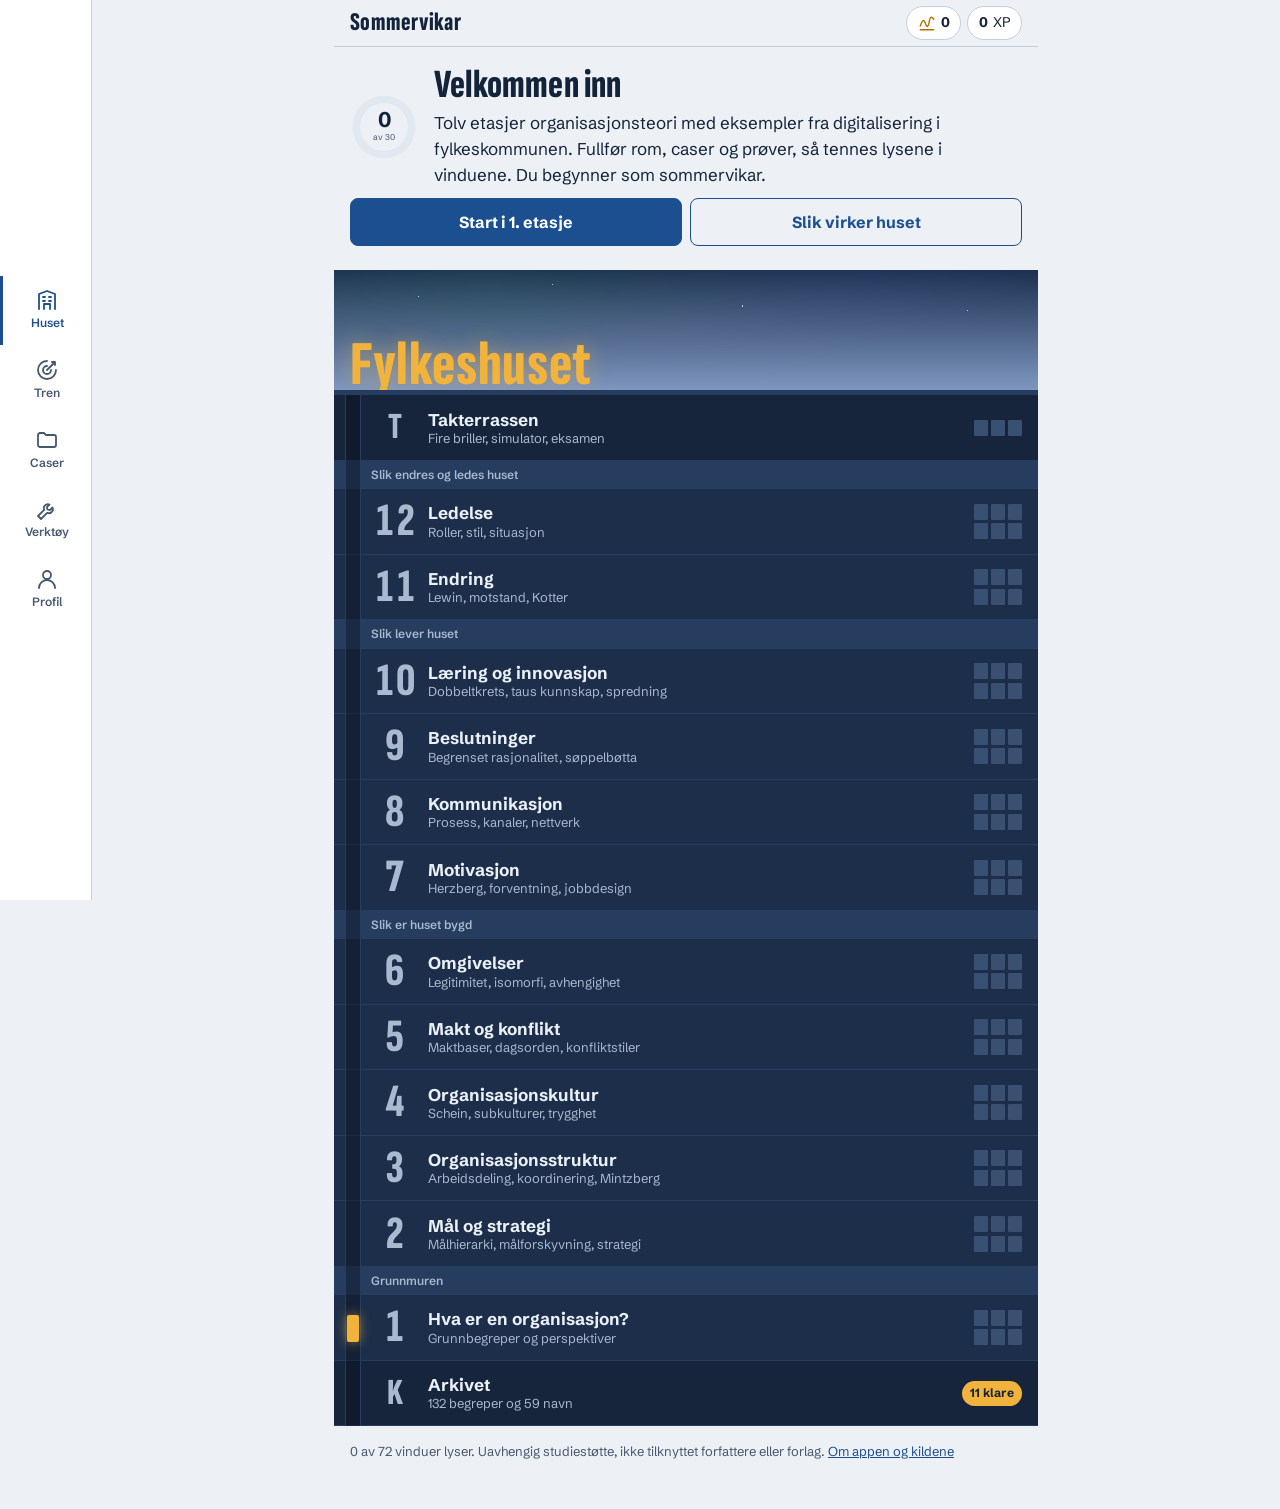
<file: docs/index.html>
<!DOCTYPE html>
<html lang="nb">
<head>
<meta charset="utf-8">
<meta name="viewport" content="width=device-width, initial-scale=1, viewport-fit=cover">
<title>Organisasjonslære</title>
<meta name="description" content="Spillifisert læringsapp i organisasjonsteori med caser fra kommunal og fylkeskommunal digitalisering.">
<meta name="theme-color" content="#1C2E49">
<meta name="color-scheme" content="light dark">
<link rel="manifest" href="manifest.webmanifest">
<link rel="icon" href="icons/icon.svg" type="image/svg+xml">
<link rel="apple-touch-icon" href="icons/apple-touch-icon.png">
<meta name="apple-mobile-web-app-capable" content="yes">
<meta name="mobile-web-app-capable" content="yes">
<meta name="apple-mobile-web-app-title" content="Organisasjonslære">
<meta name="apple-mobile-web-app-status-bar-style" content="black-translucent">
<link rel="preload" href="fonts/schibsted-grotesk-latin-400-normal.woff2" as="font" type="font/woff2" crossorigin>
<style>
@font-face{font-family:"Schibsted Grotesk";font-weight:400;font-style:normal;font-display:swap;src:url(fonts/schibsted-grotesk-latin-400-normal.woff2) format("woff2")}
@font-face{font-family:"Schibsted Grotesk";font-weight:400;font-style:italic;font-display:swap;src:url(fonts/schibsted-grotesk-latin-400-italic.woff2) format("woff2")}
@font-face{font-family:"Schibsted Grotesk";font-weight:600;font-style:normal;font-display:swap;src:url(fonts/schibsted-grotesk-latin-600-normal.woff2) format("woff2")}
@font-face{font-family:"Schibsted Grotesk";font-weight:700;font-style:normal;font-display:swap;src:url(fonts/schibsted-grotesk-latin-700-normal.woff2) format("woff2")}
@font-face{font-family:"Sofia Sans Extra Condensed";font-weight:600;font-style:normal;font-display:swap;src:url(fonts/sofia-sans-extra-condensed-latin-600-normal.woff2) format("woff2")}
@font-face{font-family:"Sofia Sans Extra Condensed";font-weight:800;font-style:normal;font-display:swap;src:url(fonts/sofia-sans-extra-condensed-latin-800-normal.woff2) format("woff2")}
</style>
<style>
:root{
  /* Organisasjonslære. Én venstrestilt kolonne. Fasaden er marineblå i begge temaer og er navet i appen.
     Rav er lys i vinduer og framdrift, blått er handling, grønt og rødt er bare riktig og galt. */
  --bg:#EDF1F6; --surface:#FFFFFF; --surface-2:#E1E8F0; --ink:#13233A; --ink-2:#46576E; --line:#C4CFDB;
  --action:#1B4F8F; --on-action:#FFFFFF; --action-soft:#DDE8F5;
  --glow:#F2B33D; --glow-ink:#754700; --glow-soft:#FBEED0; --mark:#B26F00;
  --ok:#17795A; --ok-soft:#DCF1E7; --bad:#B3362B; --bad-soft:#F9E2DF;
  --facade:#1C2E49; --facade-2:#263D5F; --facade-ink:#EAF0F8; --facade-ink-2:#A9B9CF; --pane:#3A5073;
  --sky-1:#1A2D4C; --sky-2:#7E97BF; --aur-k:.6;
  --f-display:"Sofia Sans Extra Condensed","FH Smal",sans-serif;
  --f-body:"Schibsted Grotesk",system-ui,-apple-system,"Segoe UI",Roboto,sans-serif;
  --r-s:4px; --r-m:8px; --fs:1;
  color-scheme:light;
}
@media (prefers-color-scheme:dark){
  :root:not([data-theme="light"]){
    --bg:#0A1422; --surface:#122035; --surface-2:#0E1A2B; --ink:#E8EEF6; --ink-2:#A8B7CB; --line:#2A3B55;
    --action:#8FBDF5; --on-action:#08121F; --action-soft:#192D49;
    --glow:#F5BC4B; --glow-ink:#F5BC4B; --glow-soft:#38290C; --mark:#F5BC4B;
    --ok:#62D3A4; --ok-soft:#0F3429; --bad:#FF9385; --bad-soft:#43201C;
    --facade:#15263E; --facade-2:#1F3554; --facade-ink:#EAF0F8; --facade-ink-2:#9FB0C8; --pane:#30476A;
    --sky-1:#050B15; --sky-2:#13233D; --aur-k:1;
    color-scheme:dark;
  }
}
:root[data-theme="dark"]{
  --bg:#0A1422; --surface:#122035; --surface-2:#0E1A2B; --ink:#E8EEF6; --ink-2:#A8B7CB; --line:#2A3B55;
  --action:#8FBDF5; --on-action:#08121F; --action-soft:#192D49;
  --glow:#F5BC4B; --glow-ink:#F5BC4B; --glow-soft:#38290C; --mark:#F5BC4B;
  --ok:#62D3A4; --ok-soft:#0F3429; --bad:#FF9385; --bad-soft:#43201C;
  --facade:#15263E; --facade-2:#1F3554; --facade-ink:#EAF0F8; --facade-ink-2:#9FB0C8; --pane:#30476A;
  --sky-1:#050B15; --sky-2:#13233D; --aur-k:1;
  color-scheme:dark;
}

/* Reserve for overskriftsfonten: smalner en lokal font slik at lange ord fortsatt får plass */
@font-face{font-family:"FH Smal";src:local("Arial Narrow"),local("Roboto Condensed"),local("Arial"),local("Roboto"),local("Helvetica Neue"),local("Liberation Sans");size-adjust:74%}

/* ---------- Grunnlag ---------- */
*,*::before,*::after{box-sizing:border-box}
html{height:100%;font-size:calc(100% * var(--fs));-webkit-text-size-adjust:100%}
body{margin:0;min-height:100%;background:var(--bg);color:var(--ink);font-family:var(--f-body);font-size:1.0625rem;line-height:1.55;overflow-x:hidden}
html.ov-open body{overflow:hidden}
h1,h2,h3,p,ul,ol,dl,dd,figure,blockquote,fieldset{margin:0;padding:0}
h1,h2{font-family:var(--f-display);font-weight:800;line-height:1.02;text-wrap:balance;letter-spacing:.005em}
h1{font-size:2.9rem} h2{font-size:1.85rem} h3{font-size:1rem;font-weight:700;line-height:1.3}
ul,ol{list-style:none} fieldset{border:0;min-width:0}
a{color:var(--action)} button,input,select,textarea{font:inherit;color:inherit}
button{cursor:pointer} button:disabled{cursor:default}
strong{font-weight:700}
:focus-visible{outline:3px solid var(--mark);outline-offset:2px}
[hidden]{display:none!important}
.vh2{position:absolute;width:1px;height:1px;overflow:hidden;clip:rect(0 0 0 0);white-space:nowrap}
.skip{position:absolute;left:-999px;top:0;background:var(--surface);padding:.5rem 1rem;z-index:50}
.skip:focus{left:0}
.dim{color:var(--ink-2);font-size:.9375rem}
.err{color:var(--bad);font-weight:600}
.ic{flex:none;vertical-align:-.2em}
.need-audio,.need-install{display:none!important}
.has-audio .need-audio{display:inline-flex!important}
.has-audio .need-audio.blk,.can-install .need-install{display:block!important}
.is-app .no-app{display:none!important}
.has-audio .no-audio{display:none}

/* ---------- Ramme ---------- */
.app{max-width:44rem;margin:0 auto;padding-bottom:5.25rem}
.top{position:sticky;top:0;z-index:5;display:flex;align-items:center;justify-content:space-between;gap:.75rem;padding:.4rem 1rem;background:var(--bg);border-bottom:1px solid var(--line)}
.merke{font:800 1.6rem/1 var(--f-display);color:var(--ink);text-decoration:none;letter-spacing:.01em}
.chips{display:flex;gap:.4rem}
.chip{display:inline-flex;align-items:center;gap:.3rem;min-height:2.1rem;padding:.15rem .65rem;border:1px solid var(--line);border-radius:2rem;background:var(--surface);color:var(--ink);text-decoration:none;font-size:.875rem;font-variant-numeric:tabular-nums}
.chip .ic{color:var(--mark)}
#view{padding:0 1rem 1rem;outline:0;display:flex;flex-direction:column;gap:1.5rem}
.tabs{position:fixed;left:0;right:0;bottom:0;z-index:6;display:flex;background:var(--surface);border-top:1px solid var(--line);padding-bottom:env(safe-area-inset-bottom,0)}
.tabs a{flex:1;display:flex;flex-direction:column;align-items:center;gap:.1rem;padding:.5rem .1rem .45rem;color:var(--ink-2);text-decoration:none;font-size:.75rem;font-weight:600;min-height:3.4rem;border-top:3px solid transparent;margin-top:-1px}
.tabs a.on{color:var(--action);border-top-color:var(--action)}
@media (min-width:62rem){
  body{padding-left:5.75rem}
  .tabs{top:0;right:auto;width:5.75rem;flex-direction:column;justify-content:center;border-top:0;border-right:1px solid var(--line)}
  .tabs a{flex:none;border-top:0;border-left:3px solid transparent;margin:0;padding:.8rem .1rem}
  .tabs a.on{border-left-color:var(--action)}
  .app{padding-bottom:2rem}
  .toasts{left:5.75rem}
}

/* ---------- Felles byggesteiner ---------- */
.btn{display:inline-flex;align-items:center;justify-content:center;gap:.5rem;min-height:3rem;padding:.55rem 1.15rem;border:1.5px solid var(--action);border-radius:var(--r-m);background:var(--action);color:var(--on-action);font-weight:700;font-size:1rem;line-height:1.2;text-decoration:none;text-align:center}
.btn.wide{width:100%}
.btn.ghost{background:transparent;color:var(--action)}
.btn.quiet{border-color:transparent;background:transparent;color:var(--action);padding-inline:.25rem;min-height:2.5rem}
.btn.danger{border-color:var(--bad);background:var(--bad);color:var(--surface)} .btn.quiet.danger{background:transparent;border-color:transparent;color:var(--bad)}
.btn:disabled{opacity:.45}
.ib{display:inline-flex;align-items:center;justify-content:center;width:2.75rem;height:2.75rem;flex:none;border:1.5px solid transparent;border-radius:var(--r-m);background:transparent;color:var(--ink)}
.ib:hover{background:var(--surface-2)} .ib.on{color:var(--action);border-color:var(--action);background:var(--action-soft)}
.ib.solid{background:var(--action);color:var(--on-action)}
.tg{min-height:2.25rem;padding:.2rem .7rem;border:1.5px solid var(--line);border-radius:2rem;background:var(--surface);font-size:.8125rem;font-weight:600;color:var(--ink-2)}
.tg.on{border-color:var(--action);background:var(--action-soft);color:var(--action)}
.chipb{display:inline-flex;align-items:center;min-height:2.4rem;padding:.3rem .8rem;border:1.5px solid var(--line);border-radius:2rem;background:var(--surface);font-size:.9375rem;text-align:left;line-height:1.25}
.chipb.on{border-color:var(--glow-ink);background:var(--glow-soft);color:var(--glow-ink);font-weight:700}
.rowb{display:flex;flex-wrap:wrap;gap:.6rem;align-items:center}
.rows{display:flex;flex-direction:column;gap:.5rem}
.rowb2,.door{display:grid;grid-template-columns:auto 1fr auto;gap:.8rem;align-items:center;width:100%;min-height:4rem;padding:.7rem .9rem;border:1px solid var(--line);border-left:.35rem solid var(--line);border-radius:var(--r-s);background:var(--surface);text-align:left;color:var(--ink)}
.rowb2:hover,.door:hover{border-color:var(--action)}
.rowb2.done,.door.done{border-left-color:var(--glow)}
.rowb2>.ic:first-child{color:var(--action)} .rowb2>.ic:last-child,.door>.ic{color:var(--ink-2)}
.dt{display:flex;flex-direction:column;gap:.1rem;min-width:0} .dt strong{line-height:1.25} .dt span{font-size:.875rem;color:var(--ink-2);line-height:1.35}
.rn{font:800 1.9rem/1 var(--f-display);min-width:1.6rem;text-align:center;color:var(--ink-2);font-variant-numeric:tabular-nums}
.rowb2.done .rn{color:var(--mark)}
.blk{display:block}
.sec{display:flex;flex-direction:column;gap:.7rem}
.sec>h2{padding-top:.2rem;border-top:3px solid var(--ink);padding-top:.55rem}
.vh{display:flex;flex-direction:column;gap:.5rem;padding-top:1.1rem}
.zl{font-size:.875rem;font-weight:600;color:var(--ink-2)}
.lead{font-size:1.125rem;max-width:36rem}
.backl{display:inline-flex;align-items:center;gap:.2rem;min-height:2.5rem;font-weight:600;text-decoration:none;align-self:flex-start}
.lbl{display:block;font-weight:700;font-size:.9375rem;margin-top:.3rem}
.ta,.tin,select{width:100%;padding:.65rem .75rem;border:1.5px solid var(--line);border-radius:var(--r-m);background:var(--surface);line-height:1.45}
.ta{resize:vertical;min-height:4.5rem} select{width:auto;padding:.4rem .5rem;min-height:2.5rem}
.ta:focus,.tin:focus{border-color:var(--action)}
.sw{display:flex;gap:.7rem;align-items:flex-start;min-height:2.75rem;padding:.35rem 0;cursor:pointer}
.sw input{width:1.4rem;height:1.4rem;flex:none;margin:.15rem 0 0;accent-color:var(--action)}
.seg{display:flex;flex-wrap:wrap;gap:.4rem;margin:.2rem 0}
.seg legend{font-weight:700;font-size:.9375rem;padding:0 0 .35rem;width:100%}
.seg label{flex:1;min-width:5.5rem;cursor:pointer}
.seg input{position:absolute;opacity:0;width:1px;height:1px}
.seg label span{display:flex;flex-direction:column;align-items:center;justify-content:center;min-height:2.75rem;padding:.3rem .5rem;border:1.5px solid var(--line);border-radius:var(--r-m);background:var(--surface);text-align:center;font-weight:600;font-size:.9375rem;line-height:1.2}
.seg small{font-weight:400;color:var(--ink-2);font-size:.8125rem}
.seg input:checked+span{border-color:var(--action);background:var(--action-soft);color:var(--action)}
.seg input:focus-visible+span{outline:3px solid var(--mark);outline-offset:2px}
.seg.sm label span{min-height:2.4rem;font-size:.8125rem}
.rng{display:flex;flex-direction:column;gap:.15rem;padding:.5rem 0}
.rng>span{display:flex;justify-content:space-between;gap:1rem} .rng small{color:var(--ink-2);font-size:.875rem}
.rng input{width:100%;accent-color:var(--action);min-height:2rem} .rng output{font-weight:700;font-variant-numeric:tabular-nums}
.names,.read{display:flex;flex-direction:column;gap:.55rem}
.names li{display:flex;flex-direction:column;padding-left:.8rem;border-left:2px solid var(--line)} .names span{color:var(--ink-2);font-size:.9375rem}
.read li{padding-left:.8rem;border-left:2px solid var(--line);font-size:.9375rem}
.note,em.note{font-style:normal;color:var(--ink-2);font-size:.8125rem}
.sec.note{font-size:1rem;color:var(--ink)}
.chipsl{display:flex;flex-wrap:wrap;gap:.4rem}
.tdef:not(:empty){padding:.7rem .9rem;background:var(--glow-soft);border-radius:var(--r-s);color:var(--ink)}
.pn{display:flex;justify-content:space-between;gap:1rem;border-top:1px solid var(--line);padding-top:.8rem}
.pn a{display:inline-flex;align-items:center;gap:.3rem;min-height:2.75rem;font-weight:600;text-decoration:none}
.toasts{position:fixed;left:0;right:0;top:.6rem;z-index:40;display:flex;flex-direction:column;align-items:center;gap:.4rem;pointer-events:none;padding:0 1rem}
.toast{display:flex;align-items:center;gap:.5rem;max-width:26rem;padding:.6rem .9rem;border-radius:var(--r-m);background:var(--ink);color:var(--bg);font-size:.9375rem;font-weight:600;box-shadow:0 6px 20px rgba(5,11,21,.3);animation:tin .25s ease-out}
.toast.big{background:var(--glow);color:#13233A;font-size:1.0625rem}
.toast.out{opacity:0;transition:opacity .4s}
@keyframes tin{from{transform:translateY(-.6rem);opacity:0}}

/* ---------- Huset ---------- */
.today{display:grid;grid-template-columns:auto 1fr;gap:.6rem 1rem;align-items:center;padding-top:1.1rem}
.today h1{font-size:2.5rem} .today p{margin-top:.25rem}
.tb{grid-column:1/-1;display:flex;flex-direction:column;gap:.5rem}
@media (min-width:34rem){.tb{flex-direction:row}}
.ring .rb{fill:none;stroke:var(--surface-2);stroke-width:7}
.ring .rf{fill:none;stroke:var(--glow);stroke-width:7;stroke-linecap:round;transition:stroke-dashoffset .6s}
.ring .rv{font:800 1.25rem var(--f-body);fill:var(--ink);font-variant-numeric:tabular-nums} .ring .rl{font-size:.5rem;fill:var(--ink-2)}
.sky{position:relative;height:7.5rem;margin:0 -1rem -1.5rem;background:linear-gradient(var(--sky-1),var(--sky-2));overflow:hidden}
.sky::before{content:"";position:absolute;inset:0;background:radial-gradient(1.5px 1.5px at 12% 22%,#fff 50%,transparent 51%),radial-gradient(1px 1px at 31% 12%,#fff 50%,transparent 51%),radial-gradient(1.5px 1.5px at 58% 30%,#fff 50%,transparent 51%),radial-gradient(1px 1px at 74% 14%,#fff 50%,transparent 51%),radial-gradient(1px 1px at 90% 34%,#fff 50%,transparent 51%);opacity:.7}
.au{position:absolute;inset:-45% -15% 5% -15%;background:radial-gradient(55% 55% at 28% 45%,rgba(98,224,160,.95),transparent 70%),radial-gradient(45% 50% at 68% 35%,rgba(110,170,255,.75),transparent 70%),radial-gradient(35% 45% at 52% 60%,rgba(176,124,240,.55),transparent 70%);filter:blur(16px);opacity:calc(var(--aur,.2) * var(--aur-k));animation:drift 18s ease-in-out infinite alternate}
@keyframes drift{from{transform:translateX(-4%) skewX(-6deg)}to{transform:translateX(4%) skewX(7deg)}}
.skilt{position:absolute;left:1rem;bottom:-.42rem;font:800 clamp(2.4rem,13.5vw,3.9rem)/1 var(--f-display);color:var(--glow);letter-spacing:.01em;text-shadow:0 0 22px rgba(245,188,75,.45)}
.bldg{position:relative;margin:0 -1rem;background:var(--facade);color:var(--facade-ink);border-top:5px solid var(--facade-2)}
.shaft{position:absolute;left:.7rem;top:0;bottom:0;width:1rem;background:rgba(3,8,16,.35);border-inline:1px solid var(--facade-2)}
.car{position:absolute;left:1px;right:1px;top:0;height:1.7rem;background:var(--glow);border-radius:2px;box-shadow:0 0 12px rgba(245,188,75,.6);transition:top 1s cubic-bezier(.3,.1,.2,1)}
.fl{display:grid;grid-template-columns:3rem 1fr auto;gap:.6rem;align-items:center;min-height:4.1rem;padding:.45rem 1rem .45rem 2.3rem;border-bottom:1px solid var(--facade-2);color:inherit;text-decoration:none}
.fl:hover,.fl:focus-visible{background:var(--facade-2)}
.fl .no{font:800 2.9rem/1 var(--f-display);color:var(--facade-ink-2);text-align:center;font-variant-numeric:tabular-nums}
.fl.lit .no{color:var(--glow)}
.tx{display:flex;flex-direction:column;min-width:0} .ti{font-weight:700;line-height:1.25} .su{font-size:.8125rem;color:var(--facade-ink-2);line-height:1.3}
.win{display:grid;grid-template-columns:repeat(3,.85rem);gap:.22rem;flex:none}
.win i{height:1rem;background:var(--pane);border-radius:1px}
.win i.on{background:var(--glow);box-shadow:0 0 8px rgba(245,188,75,.65)}
.fl.full .win i.on{animation:glim 3.5s ease-in-out infinite alternate}
@keyframes glim{to{box-shadow:0 0 13px rgba(245,188,75,.95)}}
.fl.sp{background:rgba(3,8,16,.22)} .fl.sp .no{font-size:2.3rem}
.tag{font-size:.75rem;font-weight:700;padding:.2rem .5rem;border-radius:2rem;background:var(--glow);color:#13233A;white-space:nowrap}
.zone{padding:.3rem 1rem .3rem 2.3rem;font-size:.75rem;font-weight:600;color:var(--facade-ink-2);background:var(--facade-2)}
.fot{font-size:.8125rem;color:var(--ink-2);margin-top:-.6rem}

/* ---------- Etasje ---------- */
.fh{display:flex;flex-direction:column;gap:.6rem;padding-top:.6rem}
.fhr{display:grid;grid-template-columns:auto 1fr;gap:.9rem;align-items:end}
.super{font:800 7.6rem/.78 var(--f-display);color:var(--mark);font-variant-numeric:tabular-nums;letter-spacing:-.01em}
.fhr h1{font-size:clamp(1.8rem,7.4vw,3.1rem);hyphens:auto;overflow-wrap:anywhere}
.fmeta{display:flex;align-items:center;gap:.7rem;font-size:.875rem;color:var(--ink-2);flex-wrap:wrap}
.fmeta .win i{background:var(--surface-2);outline:1px solid var(--line)} .fmeta .win i.on{background:var(--glow);outline-color:var(--mark)}
.stars{display:flex;gap:.2rem;color:var(--line)} .stars .on{color:var(--mark)} .stars .on .ic{fill:var(--glow)}
.stars.sm{display:inline-flex}
.doors{display:flex;flex-direction:column;gap:.5rem}
.dw{width:.95rem;height:1.25rem;background:var(--surface-2);outline:1px solid var(--line);border-radius:1px}
.door.done .dw{background:var(--glow);outline-color:var(--mark);box-shadow:0 0 8px rgba(245,188,75,.6)}

/* ---------- Økter i fullskjerm ---------- */
.ov{position:fixed;inset:0;z-index:20;display:flex;flex-direction:column;background:var(--bg)}
.ov-top{display:flex;align-items:center;gap:.6rem;padding:.35rem .6rem;border-bottom:1px solid var(--line);min-height:3.4rem}
.ov-mid{flex:1;min-width:0;display:flex;align-items:center}
.ov-mid strong{font:800 1.5rem/1 var(--f-display);overflow:hidden;text-overflow:ellipsis;white-space:nowrap}
.cnt{font-size:.8125rem;font-weight:700;color:var(--ink-2);font-variant-numeric:tabular-nums;padding-right:.4rem;white-space:nowrap}
.ov-body{flex:1;overflow-y:auto;padding:1.1rem 1rem 1.5rem;outline:0;-webkit-overflow-scrolling:touch}
.col{max-width:40rem;margin:0 auto;display:flex;flex-direction:column;gap:1rem}
.ov-foot{display:flex;flex-direction:column;gap:.5rem;padding:.6rem 1rem calc(.6rem + env(safe-area-inset-bottom,0px));border-top:1px solid var(--line);background:var(--surface)}
.ov-foot:empty{display:none}
.ov-foot>*{max-width:40rem;width:100%;margin-inline:auto}
.ov-foot.two{flex-direction:row;justify-content:center} .ov-foot.two>*{flex:1;margin:0}
.prog,.xpbar,.mbar{height:.5rem;background:var(--surface-2);border-radius:1rem;overflow:hidden}
.prog{flex:1} .xpbar,.mbar{flex:none;width:100%}
.prog i,.xpbar i,.mbar i{display:block;height:100%;background:var(--glow);border-radius:1rem;transition:width .35s}
.segs{display:flex;gap:3px;flex:1} .segs i{flex:1;height:.45rem;background:var(--surface-2);border-radius:1px} .segs i.on{background:var(--glow)} .segs i.cur{background:var(--mark)}
.hint{font-size:.9375rem;color:var(--ink-2)} .hint.c{text-align:center;padding:.6rem 0}

.kort{display:flex;flex-direction:column;gap:.8rem}
.kort>h2{font-size:2.2rem}
.kort p{max-width:65ch}
.praksis,.teori{padding:.75rem .95rem;border-left:.3rem solid var(--action);background:var(--action-soft);border-radius:0 var(--r-s) var(--r-s) 0;display:flex;flex-direction:column;gap:.2rem}
.praksis .lbl,.teori .lbl{margin:0;font-size:.8125rem;color:var(--action)}
.teori{border-left-color:var(--mark);background:var(--glow-soft)} .teori .lbl{color:var(--glow-ink)}
.kilde{font-size:.875rem;color:var(--ink-2)}
.end{align-items:flex-start;padding-top:1rem}
.bigno{font:800 6rem/.85 var(--f-display);color:var(--mark);font-variant-numeric:tabular-nums}
.bigno span{font-size:1.9rem;color:var(--ink-2);letter-spacing:.01em}
.bigno.sm2{font-size:3.6rem} .bigno.sm2 span{font-size:1.4rem}
.xpline{display:inline-flex;align-items:center;gap:.3rem;font-weight:700;color:var(--glow-ink);background:var(--glow-soft);padding:.25rem .7rem;border-radius:2rem}
.take,.missl,.stepl{display:flex;flex-direction:column;gap:.5rem;width:100%}
.take li,.stepl li{padding-left:.8rem;border-left:3px solid var(--glow)}
.stepl{counter-reset:s} .stepl li{counter-increment:s} .stepl li::before{content:counter(s) ". ";font-weight:700}
.missl li{display:flex;flex-direction:column;gap:.15rem;padding:.6rem .8rem;border:1px solid var(--line);border-radius:var(--r-s);background:var(--surface)} .missl span{color:var(--ink-2);font-size:.9375rem}
.lamp{width:4.2rem;height:5.2rem;background:var(--facade);border-radius:2px;padding:.45rem;display:block}
.lamp i{display:block;height:100%;background:var(--glow);box-shadow:0 0 22px rgba(245,188,75,.8);animation:tenn 1.1s ease-out}
.lamp.wait i{animation:puls 1.6s ease-in-out infinite alternate}
@keyframes tenn{0%{background:var(--pane);box-shadow:none}35%{background:var(--glow)}50%{background:var(--pane)}70%,100%{background:var(--glow)}}
@keyframes puls{from{opacity:.35}to{opacity:1}}

/* ---------- Modeller ---------- */
.mbox{display:flex;flex-direction:column;gap:.6rem}
.modell{display:flex;flex-direction:column;gap:.4rem}
.mwrap{overflow-x:auto;padding:.6rem;border:1px solid var(--line);border-radius:var(--r-s);background:var(--surface)}
.msvg{display:block;width:100%;height:auto;max-width:30rem;margin:0 auto;color:var(--ink)}
.msvg text{font:600 12px var(--f-body);fill:currentColor} .msvg .sm{font-size:11px;font-weight:400}
.msvg .ml{stroke:currentColor;stroke-width:1.4;fill:none} .msvg .zig{stroke-width:2}
.msvg .wave{stroke:var(--action);stroke-width:1.5;stroke-dasharray:6 5}
.mp{cursor:pointer;outline:0}
.mp>rect,.mp>ellipse,.mp>polygon,.ms>rect,.ms>polygon{fill:var(--surface-2);stroke:currentColor;stroke-width:1.3}
.ms>rect,.ms>polygon{fill:none;stroke-dasharray:3 3}
.mp>.dash{fill:transparent;stroke-dasharray:5 4} .mp>.hit{fill:transparent;stroke:none}
.mp:hover>rect:not(.dash):not(.hit),.mp:hover>ellipse,.mp:hover>polygon{fill:var(--action-soft)}
.mp:focus-visible>rect,.mp:focus-visible>ellipse,.mp:focus-visible>polygon{stroke:var(--mark);stroke-width:3}
.mp[data-on]>rect:not(.dash):not(.hit),.mp[data-on]>ellipse,.mp[data-on]>polygon{fill:var(--glow);stroke:var(--mark);stroke-width:2}
.mp[data-on]>rect:not(.dash):not(.hit)~text,.mp[data-on]>ellipse~text,.mp[data-on]>polygon~text{fill:#13233A}
.mp[data-on]>.dash{stroke:var(--mark);stroke-width:3;stroke-dasharray:none}
.mp[data-on]>path.ml,.mp[data-on]>polyline.ml{stroke:var(--mark);stroke-width:3}
.mp[data-on]>.hit~text,.mp[data-on]>.dash~text{fill:var(--mark);font-weight:700}
.msvg .pl{fill:var(--surface-2);stroke:var(--line)} .msvg .mid{stroke:var(--line);stroke-dasharray:4 4} .msvg .q{fill:var(--ink-2)}
.sd circle{stroke:var(--ink);stroke-width:1.6;fill:var(--surface)} .sd text{font-size:11px}
.sd.hp circle{fill:var(--ink)} .sd.hp text{fill:var(--bg)} .sd.hn circle{stroke-dasharray:3 2.5}
figcaption{font-size:.875rem;color:var(--ink-2)}
.mchips{display:flex;flex-wrap:wrap;gap:.4rem}
.minfo{padding:.75rem .95rem;background:var(--glow-soft);border-left:.3rem solid var(--mark);border-radius:0 var(--r-s) var(--r-s) 0;min-height:4.6rem;color:var(--ink)}
.minfo h3{margin-bottom:.15rem} .minfo .dim{color:var(--ink-2)}

/* ---------- Spørsmål ---------- */
.from{font-size:.8125rem;font-weight:600;color:var(--ink-2)}
.scen{padding:.75rem .95rem;border-left:.3rem solid var(--ink);background:var(--surface);border-radius:0 var(--r-s) var(--r-s) 0;font-size:1.0625rem}
.qq{font-family:var(--f-body);font-size:1.25rem;font-weight:700;line-height:1.3;letter-spacing:0}
.gap{display:inline-block;min-width:5.5rem;padding:0 .3rem;border-bottom:3px solid var(--mark);color:var(--glow-ink);text-align:center}
.opts{display:flex;flex-direction:column;gap:.5rem}
.opts.two{flex-direction:row} .opts.two .opt{flex:1;justify-content:center}
.opt{display:flex;gap:.6rem;align-items:flex-start;width:100%;min-height:3.25rem;padding:.8rem .9rem;border:1.5px solid var(--line);border-radius:var(--r-m);background:var(--surface);text-align:left;line-height:1.35;color:var(--ink)}
.opt:not(:disabled):hover{border-color:var(--action)}
.opt.sel{border-color:var(--action);background:var(--action-soft)}
.opt.ok,.opt.p2{border-color:var(--ok);background:var(--ok-soft)} .opt.bad,.opt.p0{border-color:var(--bad);background:var(--bad-soft)}
.opt.p1{border-color:var(--mark);background:var(--glow-soft)}
.opt.miss{border-color:var(--ok);border-style:dashed} .opt.dimd{opacity:.55}
.opt:disabled{opacity:1} .opt.dimd:disabled{opacity:.55}
.mk{flex:none;width:1.15rem;display:inline-flex;margin-top:.1rem} .mk:empty{display:none}
.ok>.mk{color:var(--ok)} .bad>.mk{color:var(--bad)} .miss>.mk{color:var(--ok)}
.match{display:grid;grid-template-columns:1fr 1fr;gap:.5rem}
.mcol{display:flex;flex-direction:column;gap:.45rem}
.mitem,.oitem{display:flex;gap:.5rem;align-items:flex-start;width:100%;min-height:3.1rem;padding:.55rem .6rem;border:1.5px solid var(--line);border-radius:var(--r-m);background:var(--surface);text-align:left;font-size:.9375rem;line-height:1.3;color:var(--ink)}
.mitem.sel{border-color:var(--action);background:var(--action-soft)} .mitem.set{border-color:var(--mark)}
.nb{flex:none;display:inline-flex;align-items:center;justify-content:center;width:1.5rem;height:1.5rem;border-radius:50%;background:var(--ink);color:var(--bg);font-size:.8125rem;font-weight:700}
.nb.e{background:transparent;border:1.5px dashed var(--line)}
.ord{display:flex;flex-direction:column;gap:.4rem;counter-reset:o}
.ord li{counter-increment:o;display:flex;gap:.5rem;align-items:center} .ord li::before{content:counter(o);font:800 1.6rem/1 var(--f-display);color:var(--mark);min-width:1.2rem;text-align:center}
.ord .oitem{border-color:var(--mark)}
.pool{display:flex;flex-direction:column;gap:.4rem;padding-top:.6rem;border-top:1px dashed var(--line)} .pool:empty{display:none}
.res{display:flex;flex-direction:column;gap:.4rem}
.res li{display:flex;gap:.55rem;align-items:flex-start;padding:.55rem .7rem;border:1.5px solid;border-radius:var(--r-m);line-height:1.35}
.res li.ok{border-color:var(--ok);background:var(--ok-soft)} .res li.bad{border-color:var(--bad);background:var(--bad-soft)}
.res.num{counter-reset:n} .res.num li{counter-increment:n} .res.num li>span:last-child::before{content:counter(n) ". ";font-weight:700}
.res li>span:last-child{display:block}
.sitem{display:flex;flex-direction:column;gap:.4rem;justify-content:center;min-height:7rem;padding:1rem;border:2px solid var(--line);border-radius:var(--r-m);background:var(--surface);font-size:1.125rem;font-weight:600;text-align:center}
.sitem.ok{border-color:var(--ok);background:var(--ok-soft)} .sitem.bad{border-color:var(--bad);background:var(--bad-soft)}
.sres{font-size:.9375rem;font-weight:700} .sitem.ok .sres{color:var(--ok)} .sitem.bad .sres{color:var(--bad)}
.scats{display:grid;grid-template-columns:1fr 1fr;gap:.5rem} .scats.n3{grid-template-columns:1fr} .scats .btn{min-height:3.4rem}
@media (min-width:30rem){.scats.n3{grid-template-columns:repeat(3,1fr)}}
.fb{padding:.8rem .95rem;border:1.5px solid;border-radius:var(--r-m);display:flex;flex-direction:column;gap:.3rem}
.fb.ok,.fb.p2{border-color:var(--ok);background:var(--ok-soft)} .fb.bad,.fb.p0{border-color:var(--bad);background:var(--bad-soft)} .fb.part,.fb.p1{border-color:var(--mark);background:var(--glow-soft)}
.fbh{display:flex;flex-wrap:wrap;align-items:center;gap:.45rem}
.fb.ok .fbh,.fb.p2 .fbh{color:var(--ok)} .fb.bad .fbh,.fb.p0 .fbh{color:var(--bad)} .fb.part .fbh,.fb.p1 .fbh{color:var(--glow-ink)}
.gain{font-size:.8125rem;font-weight:700;padding:.1rem .5rem;border-radius:2rem;background:var(--surface);color:var(--ink)}
.andre{font-size:.9375rem} .andre summary{cursor:pointer;font-weight:600;color:var(--action);min-height:2.5rem;display:flex;align-items:center} .andre p{margin-top:.5rem;color:var(--ink-2)}

/* ---------- Simulator, kort, briller, veileder ---------- */
.meters{display:grid;grid-template-columns:1fr 1fr;gap:.5rem .9rem;padding:.7rem .8rem;border:1px solid var(--line);border-radius:var(--r-s);background:var(--surface);width:100%}
.meter{display:flex;flex-direction:column;gap:.25rem;font-size:.8125rem;font-weight:600} .meter>span{display:flex;justify-content:space-between}
.meter em{font-style:normal;font-variant-numeric:tabular-nums} em.up{color:var(--ok)} em.dn{color:var(--bad)}
.meter .mbar i{background:var(--action)} .meter.low .mbar i{background:var(--bad)}
.path{display:flex;flex-direction:column;gap:.4rem;width:100%;counter-reset:p}
.path li{counter-increment:p;display:grid;grid-template-columns:1.6rem 1fr;gap:0 .5rem;padding:.45rem .6rem;border:1px solid var(--line);border-left:.3rem solid var(--line);border-radius:var(--r-s);background:var(--surface)}
.path li::before{content:counter(p);grid-row:1/3;font:800 1.5rem/1.1 var(--f-display);color:var(--ink-2)} .path li.ok{border-left-color:var(--glow)} .path span{font-size:.875rem;color:var(--ink-2)}
.flash{display:flex;flex-direction:column;gap:.8rem;justify-content:center;width:100%;min-height:17rem;padding:1.4rem 1.2rem;border:1.5px solid var(--line);border-top:.5rem solid var(--facade);border-radius:var(--r-s);background:var(--surface);text-align:left;color:var(--ink)}
.flash.flip{border-top-color:var(--glow)}
.ft{font:800 2.7rem/1 var(--f-display);hyphens:auto;overflow-wrap:anywhere} .fd{font-size:1.125rem}
.rate{display:grid;grid-template-columns:repeat(3,1fr);gap:.5rem} .rate .btn{padding-inline:.3rem}
.lensb{display:grid;grid-template-columns:1fr 1fr;gap:.5rem}
.lensb button{display:flex;align-items:center;gap:.5rem;min-height:3rem;padding:.5rem .7rem;border:1.5px solid var(--line);border-radius:var(--r-m);background:var(--surface);font-weight:600;text-align:left;color:var(--ink)}
.lensb button.seen{border-color:var(--mark)} .lensb button[aria-selected="true"]{border-color:var(--action);background:var(--action-soft);color:var(--action)}
.lensp{display:flex;flex-direction:column;gap:.3rem;padding:.9rem 1rem;border:1px solid var(--line);border-radius:var(--r-s);background:var(--surface)} .lensp h3{margin-top:.5rem}
.ask{font-style:italic;color:var(--ink-2)}
.chat{gap:.7rem}
.sug{display:flex;flex-direction:column;gap:.4rem;align-items:flex-start}
.ticks{display:flex;flex-direction:column}
.how{display:flex;flex-direction:column;gap:.8rem} .how dt{font-weight:700} .how dd{color:var(--ink-2)}

/* ---------- Verktøy ---------- */
.exn{display:flex;gap:.5rem;align-items:flex-start;padding:.55rem .8rem;border:1.5px dashed var(--mark);border-radius:var(--r-s);font-size:.9375rem;color:var(--glow-ink);background:var(--glow-soft)}
.tlist{display:flex;flex-direction:column;gap:.6rem}
.tlist li{display:flex;flex-direction:column;gap:.4rem;padding:.6rem;border:1px solid var(--line);border-radius:var(--r-s);background:var(--surface)}
.tl1{display:flex;gap:.5rem;align-items:center} .tl1 .tin{flex:1;min-width:0}
.tl2{display:flex;flex-wrap:wrap;gap:.4rem .9rem;align-items:center;font-size:.875rem} .tl2 label,.mini{display:inline-flex;align-items:center;gap:.35rem;font-size:.875rem;white-space:nowrap}
.strat{margin-left:auto;font-weight:700;color:var(--glow-ink);background:var(--glow-soft);padding:.15rem .6rem;border-radius:2rem}
.tug{height:1.1rem;background:var(--ink-2);border-radius:1rem;overflow:hidden;position:relative}
.tug i{display:block;height:100%;background:var(--action);transition:width .35s} .tug::after{content:"";position:absolute;left:50%;top:-2px;bottom:-2px;width:2px;background:var(--bg)}
.tugl{display:flex;justify-content:space-between;font-size:.875rem;font-weight:600}
.ksteps{display:flex;flex-direction:column;gap:.7rem;counter-reset:k}
.ksteps li{counter-increment:k} .ksteps legend::before{content:counter(k) ". "}

/* ---------- Profil og arkiv ---------- */
.cal{display:grid;grid-template-columns:repeat(7,1fr);gap:.3rem;max-width:20rem}
.cal b{font-size:.6875rem;font-weight:600;color:var(--ink-2);text-align:center}
.cal i,.legend i{display:block;height:1.5rem;background:var(--surface-2);border-radius:2px}
.cal i.on,.legend i.on{background:var(--glow)} .cal i.some,.legend i.some{background:var(--glow-soft);outline:1px solid var(--mark);outline-offset:-1px}
.cal i.frz,.legend i.frz{background:var(--action-soft);outline:1px dashed var(--action);outline-offset:-1px} .cal i.fut{opacity:.35} .cal i.now{box-shadow:0 0 0 2px var(--ink)}
.legend{display:flex;flex-wrap:wrap;gap:.3rem 1rem;font-size:.8125rem;color:var(--ink-2)} .legend span{display:inline-flex;align-items:center;gap:.35rem} .legend i{width:1rem;height:1rem}
.mast{display:flex;flex-direction:column}
.mast a{display:grid;grid-template-columns:1.5rem minmax(0,1fr) 4.5rem 3rem;gap:.6rem;align-items:center;min-height:2.75rem;padding:.2rem 0;border-bottom:1px solid var(--line);color:var(--ink);text-decoration:none;font-size:.9375rem}
.mn{font:800 1.5rem/1 var(--f-display);color:var(--ink-2);text-align:center} .mt{overflow:hidden;text-overflow:ellipsis;white-space:nowrap}
.mb{height:.5rem;background:var(--surface-2);border-radius:1rem;overflow:hidden} .mb i{display:block;height:100%;background:var(--glow)}
.mpc{font-size:.8125rem;color:var(--ink-2);text-align:right;font-variant-numeric:tabular-nums}
.badges{display:grid;grid-template-columns:repeat(auto-fill,minmax(9.5rem,1fr));gap:.5rem}
.badge{display:flex;flex-direction:column;gap:.15rem;padding:.7rem;border:1.5px dashed var(--line);border-radius:var(--r-s);color:var(--ink-2)}
.badge strong{font-size:.9375rem;line-height:1.2} .badge span{font-size:.8125rem;line-height:1.3}
.badge.on{border:1.5px solid var(--mark);background:var(--glow-soft);color:var(--ink)} .badge.on .ic{color:var(--mark)}
.about h3{margin-top:.4rem}
.arkbar{display:flex;flex-wrap:wrap;gap:.5rem;align-items:center}
.tabs2{display:flex;border:1.5px solid var(--line);border-radius:var(--r-m);overflow:hidden}
.tabs2 button{min-height:2.75rem;padding:.3rem 1rem;border:0;background:var(--surface);font-weight:600;color:var(--ink-2)} .tabs2 button[aria-selected="true"]{background:var(--action);color:var(--on-action)}
.srch{flex:1;min-width:11rem;display:flex;align-items:center;gap:.4rem;padding:0 .7rem;border:1.5px solid var(--line);border-radius:var(--r-m);background:var(--surface);color:var(--ink-2)}
.srch input{flex:1;min-width:0;min-height:2.75rem;border:0;background:transparent;color:var(--ink);outline:0} .srch:focus-within{border-color:var(--action)}
.gloss{display:flex;flex-direction:column}
.gloss>div{padding:.65rem 0;border-bottom:1px solid var(--line)}
.gloss dt{display:flex;justify-content:space-between;gap:.8rem;align-items:center;font-weight:700} .gloss dd{color:var(--ink-2);font-size:.9375rem}
.pips{display:inline-flex;gap:.18rem;flex:none} .pips i{width:.45rem;height:.45rem;border-radius:50%;background:var(--surface-2);outline:1px solid var(--line)} .pips i.on{background:var(--glow);outline-color:var(--mark)}

@media (prefers-reduced-motion:reduce){
  *,*::before,*::after{animation:none!important;transition:none!important;scroll-behavior:auto!important}
}

</style>
</head>
<body>
<a class="skip" href="#view">Hopp til innholdet</a>
<div class="app">
  <header class="top">
    <a class="merke" href="#huset">Organisasjonslære</a>
    <div class="chips"><a class="chip" href="#profil" id="chip-st"></a><a class="chip" href="#profil" id="chip-xp"></a></div>
  </header>
  <main id="view" tabindex="-1"></main>
</div>
<nav class="tabs" aria-label="Hovedmeny">
  <a href="#huset" data-t="huset"><svg class="ic" width="24" height="24" viewBox="0 0 24 24" fill="none" stroke="currentColor" stroke-width="1.8" stroke-linecap="round" stroke-linejoin="round" aria-hidden="true"><path d="M4 21V6l8-3 8 3v15M9 21v-5h6v5M8 9h2M14 9h2M8 13h2M14 13h2"/></svg>Huset</a>
  <a href="#tren" data-t="tren"><svg class="ic" width="24" height="24" viewBox="0 0 24 24" fill="none" stroke="currentColor" stroke-width="1.8" stroke-linecap="round" stroke-linejoin="round" aria-hidden="true"><path d="M12 3a9 9 0 1 0 9 9M12 8a4 4 0 1 0 4 4M12 12l8-8M17 4h3v3"/></svg>Tren</a>
  <a href="#caser" data-t="caser"><svg class="ic" width="24" height="24" viewBox="0 0 24 24" fill="none" stroke="currentColor" stroke-width="1.8" stroke-linecap="round" stroke-linejoin="round" aria-hidden="true"><path d="M3 7a2 2 0 0 1 2-2h4l2 2h8a2 2 0 0 1 2 2v8a2 2 0 0 1-2 2H5a2 2 0 0 1-2-2z"/></svg>Caser</a>
  <a href="#verktoy" data-t="verktoy"><svg class="ic" width="24" height="24" viewBox="0 0 24 24" fill="none" stroke="currentColor" stroke-width="1.8" stroke-linecap="round" stroke-linejoin="round" aria-hidden="true"><path d="M14.5 6.5a4 4 0 0 0-5.3 5.3L3 18l3 3 6.2-6.2a4 4 0 0 0 5.3-5.3l-2.6 2.6-2.4-.6-.6-2.4z"/></svg>Verktøy</a>
  <a href="#profil" data-t="profil"><svg class="ic" width="24" height="24" viewBox="0 0 24 24" fill="none" stroke="currentColor" stroke-width="1.8" stroke-linecap="round" stroke-linejoin="round" aria-hidden="true"><path d="M12 12a4 4 0 1 0 0-8 4 4 0 0 0 0 8zM4 21a8 8 0 0 1 16 0"/></svg>Profil</a>
</nav>
<div id="ov" class="ov" role="dialog" aria-modal="true" hidden></div>
<div id="toasts" class="toasts" role="status" aria-live="polite"></div>
<script>
'use strict';
/* Organisasjonslære – faginnhold, etasje 1–3.
   Tekstkort har h (overskrift), b (brødtekst), ex (i praksis), fig (modell), src (kilde).
   Spørsmål har ty: mc (a[0] er riktig), tf (sant), multi (ok/no), match (pairs), order (items i riktig rekkefølge),
   sort (cats + items [tekst, kategori]), gap (q med ___, a[0] er riktig). */
const F = [];

F.push({
  n: 1, id: 'f1', zone: 0,
  t: `Hva er en organisasjon?`,
  k: `Organisasjon og organisasjonsteori`,
  intro: `Før du tar heisen videre, trenger du grunnmuren. Hva skiller en organisasjon fra en vennegjeng, hvorfor er fylkeskommunen noe annet enn en bedrift, og hva skal du egentlig med teori?`,
  rooms: [
    { id: 'f1r1', t: `Et system med et oppdrag`, cards: [
      { h: `Hva gjør noe til en organisasjon?`,
        b: `En mye brukt definisjon sier at en organisasjon er **et sosialt system som er bevisst konstruert for å løse oppgaver og nå bestemte mål**. Hvert ledd betyr noe. *Sosialt* fordi mennesker samhandler. *System* fordi delene henger sammen og trenger ressurser utenfra. *Bevisst konstruert* fordi noen har valgt arbeidsdeling og regler. *Mål* fordi organisasjonen finnes for å få noe til.`,
        ex: `Skarvøy fylkeskommune er konstruert for å løse oppgaver som videregående opplæring, fylkesveier, kollektivtransport og tannhelse. Køen på bussholdeplassen deler et mål om å komme fram, men ingen har organisert den.`,
        src: `Definisjonen bygger på Etzioni og brukes i de fleste lærebøker, også hos Jacobsen og Thorsvik.` },
      { h: `Hvorfor organiserer vi oss?`,
        b: `Organisasjoner løser to problemer samtidig. **Arbeidsdeling** lar folk spesialisere seg og bli gode på noe. **Koordinering** sørger for at de spesialiserte bidragene henger sammen. Jo mer du deler opp arbeidet, jo større blir behovet for å samordne. Nesten alle temaene videre i huset handler om denne spenningen.`,
        ex: `Når fylkeskommunen innfører nytt saksbehandlingssystem, trengs jurister, arkivarer, IT-arkitekter og saksbehandlere. Hver gruppe kan sitt. Prosjektet står og faller på om noen får bidragene til å møtes.` },
      { ty: 'mc', q: `Hvilket kjennetegn skiller tydeligst en organisasjon fra en tilfeldig gruppe mennesker?`,
        a: [`Den er bevisst konstruert for å løse oppgaver og nå mål`, `Den består av mange mennesker`, `Medlemmene kjenner hverandre godt`, `Den har eget bygg og egen logo`],
        why: `Størrelse, vennskap og bygg avgjør ikke. Det avgjørende er at noen har konstruert arbeidsdeling og regler for å nå bestemte mål.` },
      { h: `Formelt og uformelt`,
        b: `Organisasjonskartet viser den **formelle** organisasjonen: stillinger, linjer, regler og rutiner. Ved siden av lever den **uformelle**: vaner, vennskap, uskrevne regler og hvem folk faktisk spør om råd. Begge påvirker hva som skjer. Den som bare leser organisasjonskartet, forstår halve huset.`,
        ex: `På papiret går alle bestillinger til IT gjennom tjenesteportalen. I praksis går mange innom Nora i tredje etasje først, fordi hun vet hvem som kan hjelpe. Det er uformell struktur i arbeid.` },
      { ty: 'tf', q: `Den uformelle organisasjonen er et tegn på at ledelsen har mistet kontrollen.`, sant: false,
        why: `Uformelle trekk finnes i alle organisasjoner. De kan både støtte og motvirke de formelle målene, og gode ledere regner med dem.` }
    ]},
    { id: 'f1r2', t: `Det offentlige er annerledes`, cards: [
      { h: `Folkevalgt styring`,
        b: `En fylkeskommune ledes ytterst av **folkevalgte**. Fylkestinget vedtar mål og budsjett, og administrasjonen under fylkeskommunedirektøren iverksetter. Målene er derfor resultat av politiske kompromisser. De kan være mange, vage og delvis i strid med hverandre. Det er en del av demokratiet og ikke et tegn på dårlig ledelse.`,
        ex: `Fylkestinget vil ha bedre digitale tjenester, lavere kostnader, lokale arbeidsplasser og sterkere personvern samtidig. Digitaliseringsavdelingen må leve med alle fire.`,
        src: `Christensen mfl. kaller offentlige organisasjoner multifunksjonelle: de skal ivareta mange hensyn på én gang.` },
      { h: `Verdier en bedrift kan velge bort`,
        b: `Offentlige organisasjoner skal ivareta **likebehandling, rettssikkerhet, åpenhet og etterprøvbarhet**. Lover om forvaltning, innsyn, arkiv, personvern, universell utforming og anskaffelser setter rammer for hvordan arbeidet gjøres. Rammene gjør noen ting tregere. De gjør også at innbyggerne kan stole på forvaltningen.`,
        ex: `En oppstartsbedrift kan lansere en halvferdig app og rette feil underveis. Fylkeskommunen må først vite hvor dataene lagres, om løsningen kan brukes med skjermleser, og hvordan vedtak dokumenteres.` },
      { ty: 'multi', q: `Hvilke trekk er typiske for offentlige organisasjoner?`,
        ok: [`Folkevalgt ledelse`, `Mange og delvis motstridende mål`, `Krav om åpenhet og likebehandling`],
        no: [`Overskudd til eierne som hovedmål`, `Fritt valg av hvilke kunder de vil betjene`],
        why: `Offentlige organisasjoner er politisk styrt, skal ivareta mange hensyn samtidig og kan ikke velge bort innbyggere.` },
      { h: `Ingen kunder, men innbyggere`,
        b: `Fylkeskommunen får det meste av inntektene fra **bevilgninger** og ikke fra salg i et marked. Den kan ikke velge bort ulønnsomme brukere, og brukerne kan sjelden velge en konkurrent. Suksess måles derfor i samfunnsnytte og legitimitet. Spørsmålet er sjelden om noe lønner seg. Spørsmålet er om det er riktig bruk av fellesskapets ressurser.`,
        ex: `Den digitale søknaden om skoleskyss skal brukes av alle elever i fylket. De med svake digitale ferdigheter eller dårlig nettdekning har krav på et like godt tilbud.` },
      { ty: 'mc', q: `Marit sier: «Vi kan ikke prioritere bare de enkleste brukerne, selv om det ville gitt raskest gevinst.» Hvilket trekk ved offentlig sektor peker hun på?`,
        a: [`Likebehandling og plikten til å betjene alle`, `Kravet om økonomisk overskudd`, `Konkurranse fra private tilbydere`, `Den uformelle organisasjonen`],
        why: `En bedrift kan velge de mest lønnsomme kundene. Offentlige tjenester skal nå alle som har rett på dem.` }
    ]},
    { id: 'f1r3', t: `Teori som briller`, cards: [
      { h: `Fra maskin til menneske`,
        b: `Tidlig på 1900-tallet lette klassikerne etter den ene beste måten å organisere på. **Taylor** delte arbeidet i små, målbare operasjoner. **Weber** beskrev byråkratiet med hierarki, regler og faglig kompetanse. **Fayol** formulerte prinsipper for administrasjon. Så kom **Human relations**-bevegelsen etter Hawthorne-studiene og viste at sosiale forhold, normer og oppmerksomhet påvirker innsatsen.`,
        ex: `Digital taylorisme er et levende begrep. Systemer som måler tastetrykk og saker per time, gjentar Taylors logikk med ny teknologi. Human relations minner om at folk reagerer på hvordan målingen oppleves.` },
      { h: `Det kommer an på`,
        b: `Fra 1960-tallet ble organisasjoner forstått som **åpne systemer** som er avhengige av omgivelsene. **Kontingensteorien** sier at det ikke finnes én beste struktur. Den beste løsningen avhenger av situasjonen: oppgaver, teknologi, størrelse og omgivelser. Senere kom institusjonell teori, som viser at organisasjoner også former seg etter hva som oppfattes som riktig og moderne.`,
        fig: 'system',
        ex: `Teamet som drifter lønnssystemet, trenger stabile rutiner. Teamet som utforsker KI-assistenter, trenger frihet til å prøve og feile. Samme fylkeskommune, ulike situasjoner, ulik organisering.` },
      { ty: 'match', q: `Koble navn og bidrag.`,
        pairs: [[`Taylor`, `Vitenskapelig arbeidsledelse`], [`Weber`, `Byråkratiet som idealtype`], [`Hawthorne-studiene`, `Sosiale forhold påvirker innsats`], [`Kontingensteori`, `Beste struktur avhenger av situasjonen`]],
        why: `Klassikerne lette etter én beste løsning. Human relations la til mennesket, og kontingensteorien la til situasjonen.` },
      { h: `Fire briller på samme sak`,
        b: `Ingen teori fanger alt. **Bolman og Deal** foreslår fire rammer. Den **strukturelle** ser mål, roller og regler. **Human resource**-rammen ser behov, kompetanse og relasjoner. Den **politiske** ser interesser, makt og knappe ressurser. Den **symbolske** ser mening, kultur og fortellinger. Christensen mfl. gjør et beslektet skille for offentlig sektor mellom et instrumentelt perspektiv, et kulturperspektiv og et myteperspektiv.`,
        ex: `Et forsinket skjemaprosjekt kan skyldes uklare roller (struktur), manglende opplæring (human resource), dragkamp om ressurser (politikk) eller at ingen tror på prosjektet (symbol). Hver brille peker mot ulike tiltak.` },
      { ty: 'mc', q: `«Problemet er at ingen vet hvem som eier prosessen. Vi må tegne opp ansvar og beslutningslinjer.» Hvilken ramme snakker?`,
        a: [`Den strukturelle`, `Human resource-rammen`, `Den politiske`, `Den symbolske`],
        why: `Roller, ansvar og beslutningslinjer er kjernen i den strukturelle rammen.` }
    ]}
  ],
  quiz: [
    { ty: 'mc', q: `Hva menes med at en organisasjon er et system?`,
      a: [`Delene er gjensidig avhengige, og helheten trenger ressurser fra omgivelsene`, `Alt arbeid er automatisert`, `Alle ansatte følger de samme rutinene`, `Organisasjonen har ett felles IT-system`],
      why: `Systemtenkning handler om sammenhenger: mellom delene innad, og mellom organisasjonen og omgivelsene.` },
    { ty: 'tf', q: `Kontingensteorien hevder at byråkrati alltid er den mest effektive organisasjonsformen.`, sant: false,
      why: `Kontingensteorien sier det motsatte: den beste strukturen avhenger av situasjonen.` },
    { ty: 'sort', q: `Formelt eller uformelt trekk?`, cats: [`Formelt`, `Uformelt`],
      items: [[`Delegeringsreglement`, 0], [`Fredagskaffen der sakene egentlig avklares`, 1], [`Stillingsbeskrivelse`, 0], [`Uskreven regel om aldri å si imot direktøren i møter`, 1], [`Organisasjonskart`, 0], [`Hvem folk faktisk spør om hjelp`, 1]],
      why: `Det formelle er vedtatt og nedskrevet. Det uformelle har vokst fram og styrer like mye.` },
    { ty: 'mc', q: `Hawthorne-studiene er mest kjent for å vise at …`,
      a: [`sosiale forhold og oppmerksomhet påvirker arbeidsinnsatsen`, `bedre belysning alltid gir høyere produktivitet`, `akkordlønn er den sterkeste motivasjonsfaktoren`, `spesialisering fjerner behovet for koordinering`],
      why: `Studiene ga støtet til Human relations-bevegelsen, som satte sosiale behov og gruppenormer på kartet.` },
    { ty: 'gap', q: `Jo mer arbeidet deles opp i spesialiserte oppgaver, jo større blir behovet for ___.`,
      a: [`koordinering`, `konkurranse`, `hierarki`, `frammøtekontroll`],
      why: `Arbeidsdeling og koordinering er to sider av samme organiseringsproblem.` },
    { ty: 'mc', q: `En leder sier: «Vi trenger en felles fortelling om hvorfor vi digitaliserer. Ellers blir dette bare et IT-prosjekt.» Hvilken ramme hos Bolman og Deal er dette?`,
      a: [`Den symbolske rammen`, `Den strukturelle rammen`, `Den politiske rammen`, `Human resource-rammen`],
      why: `Mening, fortellinger og symboler er den symbolske rammens område.` },
    { ty: 'multi', q: `Hvilke påstander stemmer om offentlige organisasjoner?`,
      ok: [`Målene er ofte resultat av politiske kompromisser`, `De finansieres i hovedsak gjennom bevilgninger`, `De er underlagt krav om innsyn og etterprøvbarhet`],
      no: [`De kan fritt velge bort brukere som koster mye`, `De har som regel ett entydig mål`],
      why: `Politisk styring, bevilgningsfinansiering og rettsstatsverdier skiller offentlige organisasjoner fra private.` },
    { ty: 'mc', q: `Hvem beskrev byråkratiet som en idealtype med hierarki, regler og ansettelse etter kompetanse?`,
      a: [`Max Weber`, `Frederick Taylor`, `Elton Mayo`, `Henry Mintzberg`],
      why: `Weber så byråkratiet som en teknisk overlegen form som sikrer forutsigbarhet og likebehandling.` },
    { ty: 'tf', q: `Institusjonell teori peker på at organisasjoner også former seg etter hva omgivelsene oppfatter som riktig og moderne.`, sant: true,
      why: `Organisasjoner søker legitimitet, ikke bare effektivitet. Du møter dette igjen i sjette etasje.` }
  ],
  kase: {
    t: `Første uke i Skarvøy fylkeskommune`,
    intro: `Du er nyansatt digitaliseringsrådgiver i Skarvøy fylkeskommune. Lederen din, Marit Aune, gir deg et oppdrag første dag: Den nye digitale søknaden om skoleskyss brukes av under halvparten av elevene. Finn ut hvorfor.`,
    steps: [
      { s: `Hvor starter du?`,
        opts: [
          [`Jeg leser organisasjonskartet og rutinebeskrivelsene for skyssordningen.`, 1, `Greit utgangspunkt. Du får oversikt over den formelle organisasjonen, men den forteller ikke hvordan søknadene faktisk behandles.`],
          [`Jeg snakker med saksbehandlerne og to skoler om hvordan de egentlig jobber, og sammenligner med rutinene.`, 2, `Sterkt valg. Du ser både formell og uformell organisasjon. Det viser seg at skolene fortsatt deler ut papirskjema, fordi «slik har vi alltid gjort det».`],
          [`Jeg ber leverandøren forbedre brukergrensesnittet.`, 0, `Risikabelt. Du antar at problemet er teknisk før du har undersøkt det. Organisasjonsproblemer løses sjelden med ny knappefarge.`]
        ],
        th: `En organisasjon har formelle og uformelle trekk. Forklaringen ligger ofte i gapet mellom dem.` },
      { s: `Du finner at kontorpersonalet på skolene opplever at den digitale løsningen flytter arbeid over på dem. Økonomiavdelingen presser på for å kutte papir, og en fylkespolitiker har lovet «heldigitalt innen jul». Hva forteller dette deg?`,
        opts: [
          [`At skolene motarbeider vedtatt politikk og må instrueres.`, 0, `For enkelt. Kontorpersonalet har en reell interesse som ingen har hørt, og en instruks fjerner ikke arbeidsbelastningen.`],
          [`At saken rommer flere legitime mål og interesser som trekker i ulike retninger.`, 2, `Nettopp. Effektivitet, arbeidsmiljø, politiske løfter og likebehandling av elever må veies mot hverandre.`],
          [`At prosjektet mangler en god nok teknisk integrasjon.`, 1, `Det kan stemme, men det forklarer ikke interessemotsetningene du nettopp har funnet.`]
        ],
        th: `Offentlige organisasjoner skal ivareta mange og delvis motstridende hensyn. Det er et grunnvilkår og ingen feil.` },
      { s: `Du skal legge fram funnene for Marit. Hvordan rammer du inn saken?`,
        opts: [
          [`Som et opplæringsproblem. Skolene trenger kurs.`, 1, `Opplæring hjelper noe, men du har valgt bare én brille.`],
          [`Med flere briller: uklare roller mellom skole og skysskontor, arbeidsbelastning, ulike interesser og en vane ingen har utfordret.`, 2, `Sterkt. Du viser at saken har strukturelle, menneskelige, politiske og kulturelle sider, og gir Marit flere tiltak å velge mellom.`],
          [`Som et lederproblem. Rektorene følger ikke opp.`, 0, `Å peke ut syndebukker er ingen analyse. Du risikerer også å miste rektorene som allierte.`]
        ],
        th: `Flerperspektivanalyse (Bolman og Deal) gir et rikere bilde og flere handlingsalternativer enn én forklaring.` }
    ],
    out: [
      `Du leverte en forklaring, men den hviler på én antakelse. Prøv igjen, og let etter gapet mellom formell og uformell organisasjon.`,
      `Du er på sporet. Neste gang kan du bruke flere briller før du konkluderer.`,
      `Marit ber deg presentere analysen for ledergruppa. Du har vist at du ser hele huset og ikke bare organisasjonskartet.`
    ]
  },
  refl: `Tenk på en digital løsning i din egen virksomhet som brukes mindre enn planlagt. Hva er den formelle forklaringen, og hva tror du er den uformelle?`,
  mission: `Finn organisasjonskartet for egen virksomhet. Marker tre steder der du vet at arbeidet i praksis flyter annerledes enn kartet viser.`,
  read: [`Jacobsen og Thorsvik, Hvordan organisasjoner fungerer: innledningen om organisasjon og organisasjonsteori`, `Christensen mfl., Organisasjonsteori for offentlig sektor: innledningskapitlet`, `Bolman og Deal, Nytt perspektiv på organisasjon og ledelse`]
});

F.push({
  n: 2, id: 'f2', zone: 1,
  t: `Mål og strategi`,
  k: `Mål og strategi`,
  intro: `Mål gir retning, men de kan også lure deg. Her lærer du hvorfor det som måles, blir gjort, og hvorfor strategien du ender med, sjelden er den du planla.`,
  rooms: [
    { id: 'f2r1', t: `Hva mål gjør med oss`, cards: [
      { h: `Fire jobber for et mål`,
        b: `Et mål beskriver en ønsket framtidig tilstand. I organisasjoner gjør mål minst fire jobber. De **motiverer** ved å gi noe å strekke seg etter. De **styrer** ved å avgrense hva som er relevant. De **legitimerer** virksomheten overfor omverdenen. Og de gir **kriterier for evaluering**. Ett og samme mål kan gjøre alle fire jobbene dårlig hvis det er for vagt.`,
        ex: `«Skarvøy skal være et ledende digitalt fylke» legitimerer godt i en strategi. Som styringssignal til skjemateamet sier det nesten ingenting om hva de skal gjøre på mandag.` },
      { h: `Fra visjon til mandag morgen`,
        b: `Mål ordnes ofte i et **målhierarki**. Øverst står visjonen, så hovedmål, delmål og konkrete arbeidsmål. Tanken er en **mål–middel-kjede**: delmålet er middel for å nå målet over. Kjeden ryker når ingen kan forklare hvordan et tiltak bidrar oppover, eller når delmål begynner å leve sitt eget liv.`,
        ex: `Spør «hvorfor?» for å klatre opp og «hvordan?» for å klatre ned. Hvorfor digital skyssøknad? For kortere saksbehandlingstid. Hvorfor det? For bedre tjenester til innbyggerne.` },
      { ty: 'order', q: `Sett målene i rekkefølge fra øverst til nederst i målhierarkiet.`,
        items: [`Visjon: bedre tjenester til innbyggerne`, `Hovedmål: kortere saksbehandlingstid`, `Delmål: digital søknad om skoleskyss`, `Arbeidsmål: skjemaet i drift 1. mars`],
        why: `Hvert nivå er middel for nivået over. Det er mål–middel-kjeden.` },
      { h: `Det de sier og det de gjør`,
        b: `**Perrow** skilte mellom **offisielle mål**, som står i strategier og årsrapporter, og **operative mål**, som faktisk styrer de daglige prioriteringene. Avstanden mellom dem forteller mye. Vil du vite hva en organisasjon egentlig vil, se på hva den bruker tid og penger på.`,
        ex: `Strategien sier «brukeren i sentrum». Budsjettet setter av 95 prosent til drift av gamle fagsystemer og ingenting til brukertesting. Det operative målet er stabil drift.` },
      { ty: 'mc', q: `Hvor finner du best en organisasjons operative mål?`,
        a: [`I hva den faktisk bruker tid og penger på`, `I visjonen på nettsiden`, `I den vedtatte strategien`, `I lederens taler`],
        why: `Operative mål viser seg i prioriteringer og ressursbruk, ikke i dokumenter.` }
    ]},
    { id: 'f2r2', t: `Når målene sporer av`, cards: [
      { h: `Målforskyvning`,
        b: `**Målforskyvning** skjer når midler blir til mål. Robert Merton beskrev hvordan regler som skulle sikre gode vedtak, kan ende som mål i seg selv. I dag er den vanligste varianten at **det som måles, blir gjort**. Indikatoren var ment som et tegn på målet. Så begynner folk å levere på indikatoren.`,
        ex: `Avdelingen måles på antall lanserte digitale skjemaer. Resultatet blir mange skjemaer, også der en telefon ville vært bedre for innbyggeren. Tallet stiger, nytten gjør det ikke.` },
      { h: `Vage mål og målkonflikter`,
        b: `Offentlige mål er ofte vage med vilje. Et vagt mål kan samle politisk flertall, fordi alle kan lese sitt inn i det. Prisen betales i administrasjonen, som må tolke og prioritere. **Målkonflikt** oppstår når to mål ikke kan nås fullt ut samtidig. **Suboptimalisering** oppstår når en enhet når sitt delmål på bekostning av helheten.`,
        ex: `IT-drift måles på oppetid og sier nei til endringer. Digitaliseringsteamet måles på nye tjenester og presser på for endringer. Begge gjør jobben sin. Helheten taper hvis ingen eier avveiningen.` },
      { ty: 'mc', q: `Brukerstøtten måles på hvor raskt saker lukkes. Saker lukkes derfor før problemet er løst, og brukerne må melde inn på nytt. Hva er dette et eksempel på?`,
        a: [`Målforskyvning`, `Fremvoksende strategi`, `Legitimering`, `Tillitsbasert styring`],
        why: `Indikatoren (lukketid) har tatt plassen til formålet (løste problemer).` },
      { h: `Mål- og resultatstyring`,
        b: `**Mål- og resultatstyring** har preget offentlig sektor siden 1980-tallet som del av New Public Management. Tanken er å styre på resultater og gi frihet i virkemidlene. Kritikken handler om rapporteringsbyrde, telling av det som lar seg telle, og svekket faglig skjønn. **Tillitsbasert styring** er et svar på kritikken: færre mål, mer dialog og mer faglig handlingsrom.`,
        ex: `I stedet for tolv indikatorer for digitalisering velger ledergruppa tre effektmål og et kvartalsvis møte der teamene forklarer hva tallene betyr.` },
      { ty: 'tf', q: `Vage mål i offentlig sektor skyldes alltid dårlig håndverk i administrasjonen.`, sant: false,
        why: `Vage mål kan være politisk nødvendige for å samle flertall. Utfordringen er at tolkningsarbeidet flyttes til administrasjonen.` }
    ]},
    { id: 'f2r3', t: `Strategi som plan og mønster`, cards: [
      { h: `Planlagt og fremvoksende strategi`,
        b: `Strategi handler om de store valgene for hvordan målene skal nås. **Mintzberg** viste at den realiserte strategien sjelden er lik den planlagte. Deler av planen faller bort underveis. Samtidig vokser nye mønstre fram gjennom daglige beslutninger. Det kalles **fremvoksende strategi**. Strategi er derfor både noe ledelsen planlegger, og et mønster som viser seg i ettertid.`,
        fig: 'strategi',
        ex: `Digitaliseringsstrategien nevnte ikke KI. Så begynte tre avdelinger å bruke KI-assistenter på eget initiativ. Året etter var trygg bruk av KI blitt et hovedsatsingsområde. Strategien vokste fram nedenfra.` },
      { h: `Posisjon eller ressurser`,
        b: `To klassiske syn på hvor strategi kommer fra: **Porter** ser utover og spør hvilken posisjon organisasjonen skal ta, som lave kostnader, differensiering eller fokus på en nisje. Det **ressursbaserte** synet ser innover og spør hva organisasjonen kan som er vanskelig å kopiere. **Miles og Snow** beskriver fire strategityper: forsvareren, utforskeren, analytikeren og reaktøren.`,
        ex: `Skal fylkeskommunen utvikle egne løsninger eller kjøpe standard? Et ressursbasert svar: bygg selv der dere har unik kompetanse og unike behov, og kjøp resten sammen med andre.` },
      { ty: 'match', q: `Koble strategitypene til Miles og Snow med kjennetegn.`,
        pairs: [[`Forsvarer`, `Verner et stabilt kjerneområde og effektiviserer`], [`Utforsker`, `Leter stadig etter nye muligheter`], [`Analytiker`, `Følger etter når andre har vist at noe virker`], [`Reaktør`, `Mangler konsistent linje og reagerer på press`]],
        why: `Typene beskriver hvordan organisasjoner forholder seg til endring i omgivelsene.` },
      { h: `Strategi i offentlig sektor`,
        b: `En fylkeskommune velger ikke marked. Oppgavene er gitt i lov. Strategi handler derfor mest om **prioritering**: hvilke tjenester skal styrkes, hva kan samordnes, og hva må vente. En digitaliseringsstrategi virker først når den får følger for budsjett, kompetanse og porteføljen av prosjekter. Uten det er den et symbol.`,
        ex: `Porteføljestyret i Skarvøy får tjue forslag og har midler til seks. Kriteriene de velger etter, er den reelle strategien, uansett hva som står i dokumentet.` },
      { ty: 'mc', q: `Hva er det beste tegnet på at en digitaliseringsstrategi faktisk styrer?`,
        a: [`Den avgjør hvilke prosjekter som får midler og folk`, `Den er vedtatt enstemmig`, `Den har en inspirerende visjon`, `Den er utformet av et anerkjent konsulentselskap`],
        why: `Strategi som ikke påvirker ressursfordelingen, er et dokument og ikke en strategi.` }
    ]}
  ],
  quiz: [
    { ty: 'mc', q: `Hvilken funksjon har et mål når det brukes til å vurdere om et prosjekt lyktes?`,
      a: [`Evalueringskriterium`, `Legitimering`, `Motivasjon`, `Arbeidsdeling`],
      why: `Mål gir målestokken resultatene vurderes mot.` },
    { ty: 'tf', q: `Ifølge Mintzberg er den realiserte strategien summen av den delen av planen som ble gjennomført, og det som vokste fram underveis.`, sant: true,
      why: `Planlagt strategi som overlever, pluss fremvoksende mønstre, gir realisert strategi.` },
    { ty: 'sort', q: `Offisielt eller operativt mål?`, cats: [`Offisielt mål`, `Operativt mål`],
      items: [[`«Innbyggeren først» i strategidokumentet`, 0], [`Ingen endringer i fagsystemet før årsoppgjøret er ferdig`, 1], [`Visjonen i årsrapporten`, 0], [`Hold budsjettet, koste hva det koste vil`, 1], [`«Vi skal være en lærende organisasjon» på intranettet`, 0], [`Saker fra direktøren går alltid først i køen`, 1]],
      why: `Offisielle mål står i dokumentene. Operative mål ser du i hva som faktisk prioriteres.` },
    { ty: 'mc', q: `Hva er suboptimalisering?`,
      a: [`En enhet når sine delmål på bekostning av organisasjonens helhet`, `Et mål som er satt for høyt`, `Strategi som vokser fram nedenfra`, `Mål som brukes til å skaffe støtte utenfra`],
      why: `Hver enhet gjør det rasjonelle ut fra eget måltall, og summen blir dårligere.` },
    { ty: 'gap', q: `Når indikatoren blir viktigere enn det den skulle måle, kalles det ___.`,
      a: [`målforskyvning`, `målhierarki`, `differensiering`, `satisfiering`],
      why: `Midlet har tatt målets plass.` },
    { ty: 'mc', q: `Hvilket syn på strategi starter med spørsmålet «hva kan vi som er vanskelig å kopiere»?`,
      a: [`Det ressursbaserte synet`, `Porters posisjonering`, `Mål- og resultatstyring`, `Reaktørstrategien`],
      why: `Det ressursbaserte synet leter etter varige fortrinn i organisasjonens egne ressurser og kompetanse.` },
    { ty: 'multi', q: `Hva er vanlig kritikk av mål- og resultatstyring i offentlig sektor?`,
      ok: [`Mye rapportering`, `Det som lar seg telle, fortrenger det som er viktig`, `Faglig skjønn får mindre plass`],
      no: [`Den gir politikerne for mye detaljkunnskap om fagene`, `Den forbyr bruk av indikatorer`],
      why: `Kritikken gjelder rapporteringsbyrde, målforskyvning og svekket faglig handlingsrom.` },
    { ty: 'tf', q: `Et vagt mål kan være nyttig for å oppnå politisk enighet.`, sant: true,
      why: `Flere kan slutte seg til et mål som kan tolkes på ulike måter. Tolkningsjobben flyttes til administrasjonen.` },
    { ty: 'mc', q: `Du spør «hvorfor?» flere ganger om et tiltak. Hva gjør du da i målhierarkiet?`,
      a: [`Klatrer oppover mot overordnede mål`, `Bryter målet ned i tiltak`, `Måler effekten av tiltaket`, `Kartlegger den uformelle organisasjonen`],
      why: `«Hvorfor?» fører opp, «hvordan?» fører ned.` }
  ],
  kase: {
    t: `Tall til fylkestinget`,
    intro: `Fylkeskommunedirektør Ellen Brekke vil ha «tall på digitaliseringen» til fylkestinget i juni. Du får oppdraget med å foreslå indikatorer.`,
    steps: [
      { s: `Hvilken indikator foreslår du som den viktigste?`,
        opts: [
          [`Antall digitale skjemaer og KI-piloter som er lansert.`, 0, `Lett å telle og lett å levere på. Du inviterer til målforskyvning: flere lanseringer, uansett om noen får nytte av dem.`],
          [`Spart tid og kortere ventetid for innbyggerne i tre utvalgte tjenester.`, 2, `Sterkt. Du måler effekten målet egentlig handler om. Det er vanskeligere å måle, men det styrer i riktig retning.`],
          [`Andel ansatte som har tatt e-læringskurs i digital kompetanse.`, 1, `Et relevant delmål, men kurs er et middel. Du vet ikke om det endrer tjenestene.`]
        ],
        th: `Velg indikatorer så nær sluttmålet som mulig. Aktivitetsmål er billige å måle og enkle å levere på uten at noe blir bedre.` },
      { s: `Jonas Pedersen, leder for drift og sikkerhet, protesterer. Enheten hans måles på oppetid, og hver nye tjeneste øker risikoen for nedetid. Hva gjør du?`,
        opts: [
          [`Jeg foreslår et felles mål for de to enhetene: stabile tjenester som faktisk brukes.`, 2, `Sterkt. Du løfter avveiningen opp til et felles mål, i stedet for å la hver enhet optimalisere sitt.`],
          [`Jeg holder fast på forslaget. Drift får tilpasse seg.`, 0, `Du sementerer målkonflikten. Jonas vil rasjonelt nok bremse alt som truer oppetiden.`],
          [`Jeg fjerner indikatoren for nye tjenester for å unngå konflikt.`, 1, `Konflikten forsvinner fra arket, men ikke fra hverdagen. Nå måles bare det ene hensynet.`]
        ],
        th: `Når enheter måles på hvert sitt delmål, er suboptimalisering det rasjonelle utfallet. Felles mål eller en tydelig eier av avveiningen må til.` },
      { s: `Et år senere viser tallene framgang. Samtidig har tre avdelinger tatt i bruk et KI-verktøy ingen planla for, og saksbehandlingstiden har falt mest der. Hva gjør du med strategien?`,
        opts: [
          [`Ingenting. Verktøyet står ikke i strategien og må stoppes til neste rullering.`, 0, `Du behandler planen som fasit. Da går du glipp av læringen i det som faktisk virker.`],
          [`Jeg undersøker hva avdelingene har gjort, og foreslår å ta det inn i strategien med rammer for trygg bruk.`, 2, `Sterkt. Du fanger opp fremvoksende strategi og gir den retning.`],
          [`Jeg lar det gå sin gang.`, 1, `Du stopper ikke læringen, men du gir den heller ikke retning eller rammer.`]
        ],
        th: `Mintzberg: realisert strategi er planen som overlevde, pluss mønstre som vokste fram. God strategiledelse fanger opp det siste.` }
    ],
    out: [
      `Fylkestinget fikk tall, men tallene styrer mot aktivitet og ikke mot nytte. Prøv igjen, og følg mål–middel-kjeden helt opp.`,
      `Indikatorene dine er brukbare. Se en gang til på hvem som eier avveiningen mellom motstridende mål.`,
      `Ellen Brekke bruker forslaget ditt som mal for hele fylkeskommunen. Du målte det som teller, og du lot strategien lære.`
    ]
  },
  refl: `Hvilke mål blir du selv målt på? Finn ett som kan friste til å levere på tallet i stedet for på formålet. Hvordan kunne det vært formulert bedre?`,
  mission: `Velg ett pågående digitaliseringstiltak. Skriv mål–middel-kjeden på fire nivåer, fra visjon til arbeidsmål. Hvor ryker kjeden?`,
  read: [`Jacobsen og Thorsvik, Hvordan organisasjoner fungerer: kapitlet om mål og strategi`, `Mintzberg og Waters (1985), Of Strategies, Deliberate and Emergent`, `Christensen mfl., Organisasjonsteori for offentlig sektor: kapitlet om mål og verdier`]
});

F.push({
  n: 3, id: 'f3', zone: 1,
  t: `Organisasjonsstruktur`,
  k: `Organisasjonsstruktur`,
  intro: `Struktur er organisasjonens skjelett. Den bestemmer hvem som gjør hva, hvem som bestemmer, og hvem som må snakke sammen. Den forklarer også hvorfor siloer oppstår.`,
  rooms: [
    { id: 'f3r1', t: `Dele opp og sette sammen`, cards: [
      { h: `Tre ting strukturen gjør`,
        b: `Formell struktur gjør tre ting. Den **fordeler oppgaver** gjennom arbeidsdeling og spesialisering. Den **fordeler myndighet** gjennom hierarki og delegering. Og den **koordinerer** gjennom regler, rutiner og møteplasser. Strukturen skaper stabilitet og forutsigbarhet. Den avgrenser også hva hver enkelt ser, og det er både styrken og svakheten.`,
        ex: `Skjemateamet ser skjemaer. Arkivet ser dokumentasjonsplikt. Personvernombudet ser risiko. Strukturen gir alle skarpt blikk for sitt og blindsoner for resten.` },
      { h: `Hvordan gruppere?`,
        b: `Enheter kan grupperes etter **funksjon**, med like fag samlet, eller etter **marked**, altså tjeneste, brukergruppe eller geografi. En **matrise** kombinerer begge. Funksjonsdeling gir fagdybde og stordrift, men svak samordning på tvers. Markedsdeling gir helhet rundt brukeren, men dobbeltarbeid. Matrisen gir fleksibilitet til prisen av to sjefer og flere konflikter.`,
        ex: `Skal fylkeskommunens utviklere sitte samlet i IKT-seksjonen eller ute i utdanning, samferdsel og tannhelse? Samlet gir fagmiljø. Spredt gir nærhet til behovene.`,
        src: `Gulick beskrev allerede i 1937 fire prinsipper for inndeling av offentlig forvaltning: formål, prosess, klientell og geografi.` },
      { ty: 'sort', q: `Hvilken grupperingsform beskrives?`, cats: [`Funksjon`, `Marked`, `Matrise`],
        items: [[`Alle jurister samlet i én juridisk enhet`, 0], [`En egen avdeling for alt som gjelder videregående opplæring`, 1], [`Utvikleren rapporterer både til IKT-lederen og til prosjektlederen i samferdsel`, 2], [`Regionkontorer med ansvar for alle tjenester i sitt område`, 1], [`Felles regnskapsenhet for hele fylkeskommunen`, 0]],
        why: `Funksjon samler like fag. Marked samler alt rundt en tjeneste, brukergruppe eller et område. Matrisen gir to linjer samtidig.` },
      { h: `Sentralisering og kontrollspenn`,
        b: `**Sentralisering** betyr at beslutninger tas høyt oppe. Det gir helhet og lik praksis, men lang vei og lite lokal tilpasning. **Desentralisering** flytter beslutninger dit kunnskapen om saken er. **Kontrollspenn** er antall medarbeidere per leder. Bredt kontrollspenn gir flat struktur og krever selvstendige medarbeidere. Smalt spenn gir tett oppfølging og flere nivåer.`,
        ex: `Må hver nye lavkode-app godkjennes sentralt, eller kan avdelingene bygge selv innenfor rammer? Sentral godkjenning gir kontroll og kø. Rammer med delegert myndighet gir fart og krever kompetanse ute.` },
      { ty: 'mc', q: `Hva er den viktigste gevinsten ved å desentralisere en beslutning?`,
        a: [`Den tas nærmere dem som kjenner saken`, `Praksis blir lik i hele organisasjonen`, `Toppledelsen får bedre oversikt`, `Behovet for kompetanse ute i enhetene faller`],
        why: `Desentralisering utnytter lokal kunnskap. Prisen er mer ulik praksis og høyere krav til kompetanse ute.` }
    ]},
    { id: 'f3r2', t: `Slik holdes arbeidet sammen`, cards: [
      { h: `Mintzbergs koordineringsmekanismer`,
        b: `Mintzberg beskriver hvordan arbeid samordnes. **Gjensidig tilpasning**: folk snakker sammen. **Direkte tilsyn**: en leder gir ordre og følger opp. **Standardisering av arbeidsprosesser**: rutinen bestemmer. **Standardisering av resultater**: målet bestemmes, veien er fri. **Standardisering av kunnskap**: utdanningen sørger for at folk vet hva de skal gjøre. Senere la han til **standardisering av normer**: felles verdier styrer.`,
        ex: `En tannlege trenger ingen sjef i rommet for å vite hvordan en fylling legges. Utdanningen har standardisert kunnskapen. Slik styres profesjoner.` },
      { h: `Byråkratiet`,
        b: `Webers **byråkrati** er en idealtype med klart hierarki, skrevne regler, spesialiserte stillinger, saksbehandling uten personlige hensyn og ansettelse etter kompetanse. I dagligtale er byråkrati et skjellsord. Hos Weber var det en teknisk overlegen form som sikrer forutsigbarhet og likebehandling. Baksiden er rigiditet, regelrytteri og treghet når omgivelsene endrer seg.`,
        ex: `At søknader om skoleskyss behandles etter samme regler uansett hvem som søker og hvem som behandler, er byråkratiets kjerneverdi. At skjemaet krever seks felt ingen bruker, er baksiden.` },
      { ty: 'match', q: `Koble situasjon og koordineringsmekanisme.`,
        pairs: [[`To utviklere avklarer en løsning over kaffen`, `Gjensidig tilpasning`], [`Teamlederen fordeler dagens oppgaver og sjekker dem ut`, `Direkte tilsyn`], [`Sjekklisten for personvernvurdering følges steg for steg`, `Standardisering av arbeidsprosesser`], [`Teamet får et effektmål og velger metode selv`, `Standardisering av resultater`], [`Lærere planlegger undervisning ut fra profesjonsutdanningen`, `Standardisering av kunnskap`]],
        why: `De fleste organisasjoner bruker alle mekanismene, men én dominerer gjerne i hver del.` },
      { h: `Mekanistisk og organisk`,
        b: `**Burns og Stalker** fant to hovedformer. Den **mekanistiske** har tydelig hierarki, faste roller og mange regler. Den passer stabile omgivelser og rutineoppgaver. Den **organiske** har flytende roller, mye kommunikasjon på tvers og beslutninger der kompetansen er. Den passer skiftende omgivelser og nye problemer. De fleste organisasjoner trenger begge, i ulike deler.`,
        ex: `Lønnskjøringen skal være mekanistisk. Ingen ønsker kreativ utforsking den tolvte. Teamet som undersøker hva KI kan gjøre for saksbehandlingen, trenger organisk frihet.` },
      { ty: 'tf', q: `Organisk struktur er alltid bedre enn mekanistisk.`, sant: false,
        why: `Det kommer an på oppgaven og omgivelsene. Stabile rutineoppgaver løses best med mekanistisk struktur.` }
    ]},
    { id: 'f3r3', t: `Mintzbergs fem former`, cards: [
      { h: `Fem deler`,
        b: `Mintzberg deler organisasjonen i fem deler. Den **operative kjernen** gjør selve arbeidet. Det **strategiske toppunktet** har det overordnede ansvaret. **Mellomledelsen** binder de to sammen. **Teknostrukturen** utformer systemer, planer og standarder for andres arbeid. **Støttestaben** leverer tjenester utenfor hovedproduksjonen, som kantine, lønn og IT-drift.`,
        fig: 'mintzberg',
        ex: `I Skarvøy er lærere og tannleger operativ kjerne, og rektorer er mellomledere. Kvalitets- og økonomirådgivere er teknostruktur. IT-drift er støttestab. Digitaliseringsrådgivere som standardiserer andres arbeidsprosesser, opptrer som teknostruktur.` },
      { h: `Fem konfigurasjoner`,
        b: `Hvilken del som dominerer, gir fem hovedformer. **Entreprenørorganisasjonen** styres direkte av toppen. **Maskinbyråkratiet** styres av standardiserte prosesser fra teknostrukturen. **Det profesjonelle byråkratiet** styres av kunnskapen i den operative kjernen. **Den divisjonaliserte formen** består av delvis selvstendige enheter som styres på resultater. **Adhokratiet** løser nye problemer i team som tilpasser seg hverandre.`,
        ex: `En videregående skole er et profesjonelt byråkrati. Fylkeskommunen som helhet ligner en divisjonalisert form med sektorer. Et tverrfaglig innovasjonsteam er et adhokrati som bor inne i de andre.` },
      { ty: 'mc', q: `Lærerne ved en skole tar ikke uten videre i bruk en digital metode som er bestemt sentralt. Hvilken strukturform forklarer det best?`,
        a: [`Profesjonelt byråkrati, der fagkunnskapen i den operative kjernen styrer arbeidet`, `Maskinbyråkrati, der teknostrukturen styrer gjennom rutiner`, `Entreprenørorganisasjon, der toppen styrer direkte`, `Adhokrati, der ingen har fast rolle`],
        why: `I et profesjonelt byråkrati har fagfolkene stor autonomi. Endring må overbevise faglig, ikke bare vedtas.` },
      { h: `Siloer og det som går på tvers`,
        b: `Hver gruppering lager grenser, og digitale tjenester krysser nesten alltid grensene. **Lawrence og Lorsch** viste at jo mer enhetene skiller seg fra hverandre, altså jo større **differensiering**, jo mer må det investeres i **integrasjon**. Virkemidler er koordinatorer, tverrgående team, felles mål, prosesseiere og møteplasser. Tverrfaglige produktteam er et moderne svar på et gammelt strukturproblem.`,
        ex: `En elev som bytter skole, berører inntak, skyss, tilrettelegging og økonomi. For eleven er det én hendelse. For fylkeskommunen er det fire enheter og tre fagsystemer.` },
      { ty: 'gap', q: `Jo større ___ mellom enhetene, jo større behov for integrasjon.`,
        a: [`differensiering`, `sentralisering`, `formalisering`, `standardisering`],
        why: `Enheter med ulike mål, tidshorisonter og språk trenger sterkere integrasjonsmekanismer for å samarbeide.` }
    ]}
  ],
  quiz: [
    { ty: 'mc', q: `Hvilken del av organisasjonen utformer standarder og systemer for andres arbeid, ifølge Mintzberg?`,
      a: [`Teknostrukturen`, `Støttestaben`, `Mellomledelsen`, `Den operative kjernen`],
      why: `Teknostrukturen består av analytikere og planleggere som standardiserer andres arbeid.` },
    { ty: 'match', q: `Koble konfigurasjon og viktigste koordineringsmekanisme.`,
      pairs: [[`Maskinbyråkrati`, `Standardisering av arbeidsprosesser`], [`Profesjonelt byråkrati`, `Standardisering av kunnskap`], [`Divisjonalisert form`, `Standardisering av resultater`], [`Adhokrati`, `Gjensidig tilpasning`], [`Entreprenørorganisasjon`, `Direkte tilsyn`]],
      why: `Hver konfigurasjon har én dominerende del og én dominerende måte å koordinere på.` },
    { ty: 'tf', q: `Weber brukte ordet byråkrati om en ineffektiv og treg organisasjon.`, sant: false,
      why: `For Weber var byråkratiet en rasjonell og teknisk overlegen form. Den negative betydningen kom senere.` },
    { ty: 'mc', q: `Hva er den viktigste ulempen med ren funksjonsinndeling?`,
      a: [`Svak samordning på tvers av fagenhetene`, `Dobbeltarbeid fordi hver enhet har egne spesialister`, `To sjefer for hver medarbeider`, `For lite fagdybde`],
      why: `Funksjonsdeling gir fagdybde, men enhetene ser bare sin del av helheten.` },
    { ty: 'sort', q: `Mekanistisk eller organisk?`, cats: [`Mekanistisk`, `Organisk`],
      items: [[`Faste stillingsbeskrivelser`, 0], [`Beslutninger tas der kompetansen er`, 1], [`Mange skriftlige regler`, 0], [`Roller endres etter behov`, 1], [`Kommunikasjon går opp og ned i linja`, 0], [`Tett kommunikasjon på tvers`, 1]],
      why: `Mekanistisk passer stabile oppgaver. Organisk passer oppgaver som krever læring og tilpasning.` },
    { ty: 'mc', q: `Kontrollspenn betyr …`,
      a: [`antall medarbeidere som rapporterer til samme leder`, `antall nivåer i hierarkiet`, `hvor mange regler en leder håndhever`, `hvor stor del av budsjettet en leder disponerer`],
      why: `Bredt kontrollspenn gir flatere struktur. Smalt gir flere nivåer.` },
    { ty: 'mc', q: `Hver avdeling har kjøpt sitt eget skjemaverktøy, og innbyggerne møter fem ulike innlogginger. Hvilket strukturgrep retter seg mest direkte mot problemet?`,
      a: [`Sterkere integrasjon, for eksempel felles plattform og en prosesseier på tvers`, `Bredere kontrollspenn i hver avdeling`, `Mer desentralisering av innkjøp`, `Sterkere spesialisering i hver avdeling`],
      why: `Problemet er manglende samordning mellom enheter. Svaret er integrasjonsmekanismer.` },
    { ty: 'tf', q: `En matrisestruktur kan gi medarbeidere to ledere med ulike prioriteringer.`, sant: true,
      why: `Det er matrisens kjente pris: fleksibilitet mot uklare styringslinjer.` },
    { ty: 'multi', q: `Hva kjennetegner Webers idealtypiske byråkrati?`,
      ok: [`Hierarki`, `Skrevne regler`, `Ansettelse etter kompetanse`, `Saksbehandling uten personlige hensyn`],
      no: [`Beslutninger ut fra personlige lojalitetsbånd`, `Flytende roller uten faste ansvarsområder`],
      why: `Byråkratiet bygger på regler og kompetanse, i motsetning til styre gjennom slekt, vennskap og vilkårlighet.` }
  ],
  kase: {
    t: `Hvor skal utviklerne sitte?`,
    intro: `Skarvøy har åtte utviklere og skjemabyggere spredt på fire avdelinger. Løsningene spriker, og ingen har oversikt. Marit ber deg om et forslag til organisering.`,
    steps: [
      { s: `Hva foreslår du som hovedgrep?`,
        opts: [
          [`Samle alle i ett fagteam i IKT-seksjonen, med faste kontaktpersoner ut mot avdelingene.`, 2, `Sterkt utgangspunkt. Du får fagmiljø, felles standarder og mindre sårbarhet. Kontaktpersonene skal motvirke avstanden til behovene, som er funksjonsdelingens svake side.`],
          [`La dem sitte der de er, og lag en felles Teams-kanal.`, 1, `Billig og konfliktfritt. En kanal er likevel svak integrasjon når enhetene har ulike sjefer og ulike prioriteringer.`],
          [`Sett ut all utvikling til en leverandør.`, 0, `Du løser sprikingen ved å gi fra deg kompetansen. Bestillerrollen krever fortsatt at noen forstår både teknologi og behov.`]
        ],
        th: `Funksjonsgruppering gir fagdybde og standardisering. Prisen er avstand til brukerne, og den må kompenseres med integrasjonstiltak.` },
      { s: `Avdelingene protesterer: «Da havner vi bakerst i køen hos IT.» Hvordan svarer du på bekymringen?`,
        opts: [
          [`Jeg forsikrer dem om at IT vil prioritere rettferdig.`, 0, `Løfter uten struktur holder sjelden. Bekymringen handler om hvem som bestemmer rekkefølgen.`],
          [`Jeg foreslår et prioriteringsforum der avdelingene selv er med og bestemmer rekkefølgen etter kjente kriterier.`, 2, `Sterkt. Du svarer på et strukturproblem med struktur: en tydelig beslutningsarena og kjente kriterier.`],
          [`Jeg lar hver avdeling beholde én utvikler for sikkerhets skyld.`, 1, `Et kompromiss som demper motstanden, og som viderefører sprikingen du skulle løse.`]
        ],
        th: `Sentralisering av ressurser må følges av en legitim prioriteringsmekanisme. Ellers blir køen en kilde til konflikt.` },
      { s: `Teamet er samlet. Etter et halvt år klager de på at alt nytt, også utforsking av KI, må gjennom samme tunge godkjenningsløp som endringer i lønnssystemet. Hva gjør du?`,
        opts: [
          [`Jeg holder fast på ett løp for alt. Like regler er rettferdig.`, 0, `Du behandler utforsking som drift. Mekanistiske rutiner kveler oppgaver som krever prøving og feiling.`],
          [`Jeg lager to spor: et stramt løp for endringer i kritiske systemer, og et lett løp for utforsking innenfor avtalte rammer.`, 2, `Sterkt. Du tilpasser struktur til oppgavens art: mekanistisk der stabilitet teller, organisk der læring teller.`],
          [`Jeg fjerner godkjenningsløpet helt.`, 0, `Nå risikerer du lønnskjøringen for å redde innovasjonen. Stabile oppgaver trenger fortsatt stabile rutiner.`]
        ],
        th: `Burns og Stalker: mekanistisk struktur for stabile oppgaver, organisk for nye. Samme organisasjon trenger begge.` }
    ],
    out: [
      `Organiseringen din løser ett problem og skaper to nye. Prøv igjen, og tenk på hva hver strukturform koster.`,
      `Forslaget ditt holder langt. Se en gang til på hvordan struktur må tilpasses ulike typer oppgaver.`,
      `Marit tar forslaget rett inn i ledergruppa. Du har gitt teamet både fagmiljø, en rettferdig kø og rom for utforsking.`
    ]
  },
  refl: `Hvilken av Mintzbergs fem former ligner din egen enhet mest på? Hvor merker du at den formen kolliderer med enheter som fungerer på en annen måte?`,
  mission: `Tegn veien en konkret bestilling tar fra idé til løsning i din virksomhet. Tell antall enheter og overleveringer. Hvor står den lengst stille?`,
  read: [`Jacobsen og Thorsvik, Hvordan organisasjoner fungerer: kapitlet om organisasjonsstruktur`, `Mintzberg (1979), The Structuring of Organizations`, `Burns og Stalker (1961), The Management of Innovation`]
});

/* Organisasjonslære – faginnhold, etasje 4–6 */

F.push({
  n: 4, id: 'f4', zone: 1,
  t: `Organisasjonskultur`,
  k: `Organisasjonskultur`,
  intro: `Kultur er det som sitter i veggene. Den avgjør hva folk gjør når ingen ser på, og den er grunnen til at samme system kan lykkes i én avdeling og havarere i en annen.`,
  rooms: [
    { id: 'f4r1', t: `Tre nivåer`, cards: [
      { h: `Hva er kultur?`,
        b: `**Edgar Schein** beskriver organisasjonskultur som et mønster av grunnleggende antakelser som en gruppe har utviklet mens den løste problemene sine. Antakelsene har virket godt nok til at de læres bort til nye medlemmer som den riktige måten å oppfatte, tenke og føle på. Kort sagt: **slik gjør vi det her**, og slik tenker vi om det.`,
        ex: `En nyansatt i Skarvøy foreslår å teste en ny løsning på ekte brukere. Kollegaen svarer: «Det pleier vi ikke. Det må utredes først.» Hun har møtt kulturen.` },
      { h: `Artefakter, verdier og antakelser`,
        b: `Schein deler kultur i tre nivåer. **Artefakter** er det du kan se og høre: lokaler, språk, klær, møteformer og systemer. **Uttrykte verdier** er det organisasjonen sier at den står for. **Grunnleggende antakelser** er det som tas for gitt og sjelden sies høyt. Artefakter er lette å se og vanskelige å tolke. Antakelsene styrer mest og er vanskeligst å få øye på.`,
        fig: 'isfjell',
        ex: `Artefakt: alle beslutninger skrives i notat med fire godkjenninger. Uttrykt verdi: «vi er innovative». Antakelse: feil er farlige og må unngås. Antakelsen vinner.` },
      { ty: 'sort', q: `Hvilket kulturnivå?`, cats: [`Artefakt`, `Uttrykt verdi`, `Grunnleggende antakelse`],
        items: [[`Åpent kontorlandskap`, 0], [`Verdiplakaten «Åpen, modig, raus»`, 1], [`Feil er pinlige og bør skjules`, 2], [`Fredagsquiz i kantina`, 0], [`«Hos oss står brukeren i sentrum» i strategien`, 1], [`Den som har vært her lengst, vet best`, 2]],
        why: `Artefakter kan observeres. Uttrykte verdier er det som sies. Antakelsene er det som tas for gitt.` },
      { h: `Hva kulturen gjør for organisasjonen`,
        b: `En sterk kultur gir **tilhørighet** og identitet. Den **koordinerer** uten regler, fordi folk vet hva som forventes. Den skaper **tillit** og senker behovet for kontroll. Baksiden er at sterke kulturer kan bli blinde. Avvikende informasjon siles bort, kritikere tier, og gruppen blir sikrere enn den har grunn til. Sterk kultur er en styrke så lenge antakelsene passer med virkeligheten.`,
        ex: `En driftsavdeling med sterk kultur for stabilitet leverer imponerende oppetid. Den samme kulturen kan gjøre at alle forslag om skytjenester oppleves som trusler.` },
      { ty: 'tf', q: `Uttrykte verdier og grunnleggende antakelser peker alltid i samme retning.`, sant: false,
        why: `De spriker ofte. Når de gjør det, er det antakelsene som styrer atferden.` }
    ]},
    { id: 'f4r2', t: `Mange kulturer i ett hus`, cards: [
      { h: `Subkulturer`,
        b: `Store organisasjoner har **subkulturer** knyttet til enhet, sted og særlig **profesjon**. Lærere, ingeniører, tannleger, jurister og utviklere har lært ulike svar på hva som er godt arbeid. Subkulturer er ikke et problem i seg selv. De bærer fagkvalitet. Problemet oppstår når de ikke forstår hverandres språk og logikk.`,
        ex: `Utvikleren sier: «Vi lanserer og forbedrer underveis.» Juristen hører: «De vil sette i drift noe uferdig.» Begge beskriver ansvarlig praksis i sin profesjon.` },
      { h: `Sosialisering`,
        b: `Kultur overføres gjennom **sosialisering**. Nye medlemmer lærer normene gjennom opplæring, forbilder, historier og reaksjoner på egne feiltrinn. Det meste skjer uformelt. Hva kolleger ler av, hvem som får ros, og hva som blir møtt med stillhet, lærer bort mer enn personalhåndboka.`,
        ex: `Den første uka ser Nora at ingen stiller spørsmål i avdelingsmøtet. Uka etter stiller hun heller ingen. Sosialiseringen tok åtte dager.` },
      { ty: 'mc', q: `Hva lærer nyansatte mest av kulturen gjennom?`,
        a: [`Det de ser kolleger og ledere gjøre og reagere på`, `Personalhåndboka`, `Verdiplakaten i resepsjonen`, `Organisasjonskartet`],
        why: `Sosialisering skjer mest uformelt, gjennom observasjon av hva som belønnes og hva som møtes med stillhet.` },
      { h: `Nasjonale kulturforskjeller`,
        b: `**Hofstede** sammenlignet arbeidsrelaterte verdier på tvers av land. Kjente dimensjoner er **maktdistanse**, **individualisme**, **usikkerhetsunnvikelse** og **maskulinitet**, forstått som konkurranse mot omsorg. Norge skårer lavt på maktdistanse og maskulinitet. Det viser seg som flate strukturer, medvirkning og forventning om å bli hørt. Modellen er kritisert for å overdrive nasjonale gjennomsnitt, men den forklarer en del friksjon i internasjonalt samarbeid.`,
        ex: `En internasjonal leverandør forventer at prosjektlederen beslutter. Den norske prosjektgruppa forventer at alle skal høres først. Begge blir frustrerte uten å vite hvorfor.` },
      { ty: 'mc', q: `Hva sier lav maktdistanse om en arbeidskultur?`,
        a: [`Medarbeidere forventer å bli hørt og kan si imot ledere`, `Ledere beslutter uten å spørre andre`, `Titler og status er svært viktige`, `Konkurranse verdsettes høyere enn samarbeid`],
        why: `Lav maktdistanse betyr at ulikhet i makt er lite akseptert. Medvirkning er normen.` }
    ]},
    { id: 'f4r3', t: `Kan kultur ledes?`, cards: [
      { h: `Noe vi har, eller noe vi er?`,
        b: `To syn står mot hverandre. Det ene ser kultur som noe organisasjonen **har**, en variabel ledelsen kan forme for å nå mål. Det andre ser kultur som noe organisasjonen **er**, et mønster av mening som vokser fram og ikke lar seg designe. Det første synet gir ledere handlekraft. Det andre advarer mot å tro at en verdiplakat endrer noe.`,
        ex: `Ledergruppa vedtar «delingskultur» som verdi. Etter det andre synet endrer vedtaket ingenting før folk erfarer at deling lønner seg, og at det er trygt.`,
        src: `Skillet er kjent fra Linda Smircich (1983).` },
      { h: `Slik former ledere kultur`,
        b: `Schein peker på mekanismer som virker sterkere enn ord. Hva ledere **legger merke til, måler og kontrollerer**. Hvordan de **reagerer på kriser** og feil. Hva de selv **gjør** som rollemodeller. Hvem som blir **ansatt, forfremmet og belønnet**. Medarbeidere leser disse signalene nøye. Stemmer de ikke med verdiene på plakaten, er det signalene som blir trodd.`,
        ex: `Direktøren sier at Skarvøy skal lære av feil. Så feiler en pilot, og prosjektlederen får kjeft i ledermøtet. Hele organisasjonen lærte noe den dagen, og det var ikke det direktøren sa.` },
      { ty: 'mc', q: `En leder vil ha mer utprøving i avdelingen. Hvilket grep former kulturen sterkest?`,
        a: [`Å spørre etter og rose læring fra forsøk som ikke gikk som planlagt`, `Å henge opp en plakat med «Vi tør å feile»`, `Å sende alle på kurs i innovasjon`, `Å skrive utprøving inn i strategien`],
        why: `Det ledere legger merke til og belønner, forteller hva som egentlig gjelder.` },
      { h: `Psykologisk trygghet`,
        b: `**Amy Edmondson** bruker begrepet **psykologisk trygghet** om en felles opplevelse av at det er trygt å ta mellommenneskelig risiko: å spørre, innrømme feil og si imot. Trygghet er ikke det samme som at alle har det koselig. Forskningen hennes viser at trygge team rapporterer flere feil, fordi de tør, og at de lærer mer av dem. For digitalisering er dette avgjørende, siden utprøving alltid gir feil.`,
        ex: `Per-Olav oppdager at KI-assistenten foreslår feil lovhjemmel. I en trygg kultur melder han fra samme dag, og feilen blir rettet. I en utrygg kultur lar han være, eller slutter stille å bruke verktøyet.` },
      { ty: 'tf', q: `Team med høy psykologisk trygghet rapporterer ofte flere feil enn andre team.`, sant: true,
        why: `De gjør ikke nødvendigvis flere feil. De tør å si fra, og det er forutsetningen for å lære.` }
    ]}
  ],
  quiz: [
    { ty: 'mc', q: `Hvilket kulturnivå er lettest å observere og vanskeligst å tolke?`,
      a: [`Artefakter`, `Uttrykte verdier`, `Grunnleggende antakelser`, `Subkulturer`],
      why: `Du ser artefaktene med en gang, men du trenger kjennskap til antakelsene for å forstå hva de betyr.` },
    { ty: 'mc', q: `En organisasjon sier at den verdsetter nytenkning, men belønner bare dem som aldri gjør feil. Hva lærer medarbeiderne?`,
      a: [`At det reelle budskapet er å unngå feil`, `At nytenkning er viktigst`, `At verdiplakaten bare gjelder for ledere`, `At kultur ikke påvirker atferd`],
      why: `Belønningene avslører antakelsene. Folk følger det som lønner seg.` },
    { ty: 'tf', q: `Subkulturer er alltid skadelige og bør fjernes.`, sant: false,
      why: `Subkulturer bærer fagkunnskap og kvalitet. Utfordringen er å bygge bro mellom dem.` },
    { ty: 'match', q: `Koble navn og bidrag.`,
      pairs: [[`Schein`, `Tre kulturnivåer`], [`Hofstede`, `Nasjonale kulturdimensjoner`], [`Edmondson`, `Psykologisk trygghet`], [`Smircich`, `Kultur som noe organisasjonen har eller er`]],
      why: `Fire sentrale bidrag til kulturforståelsen.` },
    { ty: 'multi', q: `Hvilke mekanismer former kultur sterkest ifølge Schein?`,
      ok: [`Hva ledere måler og følger opp`, `Hvordan ledere reagerer på kriser`, `Hvem som blir forfremmet`, `Lederes egen atferd`],
      no: [`Formuleringen på verdiplakaten`, `Fargene i den grafiske profilen`],
      why: `Handling, oppmerksomhet og belønning slår formuleringer.` },
    { ty: 'gap', q: `Prosessen der nye medlemmer lærer organisasjonens normer og verdier, kalles ___.`,
      a: [`sosialisering`, `differensiering`, `målforskyvning`, `formalisering`],
      why: `Sosialisering gjør den nye til en av oss.` },
    { ty: 'mc', q: `«Kultur kan ikke vedtas. Den vokser fram av det vi gjør sammen over tid.» Hvilket syn uttrykker dette?`,
      a: [`Kultur som noe organisasjonen er`, `Kultur som noe organisasjonen har`, `Det instrumentelle perspektivet`, `Vitenskapelig arbeidsledelse`],
      why: `Synet ser kultur som fremvokst mening, ikke som et styringsverktøy.` },
    { ty: 'tf', q: `En sterk kultur er alltid en fordel for organisasjonen.`, sant: false,
      why: `Sterke kulturer kan bli blinde og motsette seg nødvendig endring når antakelsene ikke lenger passer.` },
    { ty: 'mc', q: `Hva er den beste beskrivelsen av psykologisk trygghet?`,
      a: [`Det oppleves trygt å spørre, si imot og innrømme feil`, `Alle er enige, og konflikter unngås`, `Ingen stiller krav til prestasjoner`, `Alle ansatte har fast stilling`],
      why: `Psykologisk trygghet handler om å kunne ta mellommenneskelig risiko uten å bli straffet for det.` }
  ],
  kase: {
    t: `Delingskultur på bestilling`,
    intro: `Ledergruppa i Skarvøy har vedtatt at fylkeskommunen skal ha en «delingskultur». Alle avdelinger skal dele maler, skript og erfaringer i en felles kunnskapsbase. Etter tre måneder ligger det fire dokumenter der. Du blir bedt om å få fart på delingen.`,
    steps: [
      { s: `Hva gjør du først?`,
        opts: [
          [`Jeg sender ut en påminnelse fra direktøren om at deling er vedtatt.`, 0, `Du gjentar den uttrykte verdien. Den var kjent fra før. Problemet ligger dypere.`],
          [`Jeg snakker med noen som ikke deler, og spør hva som skjer når man legger ut noe uferdig.`, 2, `Sterkt. Du leter etter antakelsene. Svaret du får: «Sist noen delte et skript med en feil i, ble det tatt opp i avdelingsmøtet.»`],
          [`Jeg gjør kunnskapsbasen enklere å bruke.`, 1, `Brukervennlighet hjelper, men ingen har sagt at verktøyet er problemet. Du behandler artefakten.`]
        ],
        th: `Schein: når uttrykte verdier og atferd spriker, ligger forklaringen i de grunnleggende antakelsene.` },
      { s: `Du har funnet antakelsen: det er risikabelt å vise fram noe som ikke er perfekt. Hva gjør du med den?`,
        opts: [
          [`Jeg holder et foredrag om at feil er lov.`, 1, `Ord er svake kulturbærere. Folk tror på det de ser skje.`],
          [`Jeg får Marit og to andre ledere til å dele egne halvferdige utkast først, og til å takke åpent for forbedringsforslag.`, 2, `Sterkt. Ledere som rollemodeller og synlig anerkjennelse er blant de sterkeste kulturmekanismene.`],
          [`Jeg innfører krav om minst ett delt dokument per ansatt hver måned.`, 0, `Du får dokumenter, men neppe deling. Kravet inviterer til målforskyvning og bekrefter at deling er kontroll.`]
        ],
        th: `Kultur formes av hva ledere gjør, legger merke til og belønner. Rollemodeller slår verdiplakater.` },
      { s: `Delingen tar seg opp i IKT-seksjonen. Tannhelse og utdanning deler fortsatt ingenting. De sier at basen er «laget av IT, for IT». Hva nå?`,
        opts: [
          [`Jeg godtar det. Kultur lar seg ikke endre på tvers av profesjoner.`, 0, `For defensivt. Subkulturer kan bygge bro når de møtes om noe som er nyttig for dem.`],
          [`Jeg ber en tannlege og en lærer om å være redaktører for egne områder, med eget språk og egne eksempler.`, 2, `Sterkt. Du respekterer subkulturene og lar dem dele på egne premisser. Lokale forbilder virker bedre enn sentrale pålegg.`],
          [`Jeg kjører obligatorisk kurs i kunnskapsbasen for alle.`, 1, `Kurs gir ferdigheter, men svarer ikke på opplevelsen av at dette er noen andres prosjekt.`]
        ],
        th: `Subkulturer har egne normer og eget språk. Endring går lettere når den oversettes av noen innenfra.` }
    ],
    out: [
      `Kunnskapsbasen står fortsatt nesten tom. Prøv igjen, og let under overflaten etter hva folk tar for gitt.`,
      `Delingen øker noen steder. Tenk gjennom hvilke signaler ledere sender, og hvem som kan oversette til andre fagmiljøer.`,
      `Etter et halvt år bruker fire avdelinger basen daglig. Du endret ikke verdiene. Du endret hva folk erfarer at skjer når de deler.`
    ]
  },
  refl: `Hva ville en nyansatt hos dere lært i løpet av første måned om hva som egentlig lønner seg, uten at noen sa det høyt?`,
  mission: `Vær antropolog i ett møte. Noter tre observasjoner: hvem som snakker først, hva som skjer når noen er uenig, og hva folk gjør når møtet er slutt. Hva sier det om antakelsene?`,
  read: [`Jacobsen og Thorsvik, Hvordan organisasjoner fungerer: kapitlet om organisasjonskultur`, `Schein, Organisasjonskultur og ledelse`, `Edmondson (1999), Psychological Safety and Learning Behavior in Work Teams`]
});

F.push({
  n: 5, id: 'f5', zone: 1,
  t: `Makt og konflikt`,
  k: `Makt og konflikt i organisasjoner`,
  intro: `Makt er et ord mange unngår, men ingen organisasjon fungerer uten. Her lærer du hvor makt kommer fra, hvordan den brukes uten at det synes, og hvordan konflikter kan håndteres før de vokser.`,
  rooms: [
    { id: 'f5r1', t: `Hvor makten kommer fra`, cards: [
      { h: `Makt og autoritet`,
        b: `En klassisk definisjon fra **Robert Dahl**: A har makt over B i den grad A får B til å gjøre noe B ellers ikke ville gjort. Makt er altså en **relasjon** og ingen egenskap. **Autoritet** er makt som oppfattes som legitim. Weber skilte mellom tradisjonell, karismatisk og legal autoritet. I moderne organisasjoner bygger autoritet på stilling og regler.`,
        ex: `Fylkeskommunedirektøren kan instruere fordi stillingen gir rett til det. En erfaren arkitekt uten lederansvar kan stanse en løsning med ett spørsmål i et møte. Begge har makt, av ulikt slag.` },
      { h: `Maktbaser`,
        b: `**French og Raven** beskrev grunnlag for makt. **Legitim** makt følger stillingen. **Belønningsmakt** bygger på evnen til å gi goder. **Tvangsmakt** bygger på evnen til å straffe. **Ekspertmakt** kommer av kunnskap andre trenger. **Referansemakt** kommer av at andre ser opp til deg. Informasjon regnes ofte som en sjette base. Ekspert- og referansemakt gir som regel mest varig oppslutning.`,
        ex: `Aisha Rahman, personvernombudet, har ingen linjemyndighet. Likevel venter prosjektene på vurderingen hennes. Kunnskap om regelverket gir ekspertmakt, og mandatet gir legitimitet.` },
      { ty: 'match', q: `Koble maktbase og kjennetegn.`,
        pairs: [[`Legitim makt`, `Stillingen gir rett til å beslutte`], [`Ekspertmakt`, `Andre trenger kunnskapen din`], [`Referansemakt`, `Andre ser opp til deg`], [`Belønningsmakt`, `Du kan dele ut goder`], [`Tvangsmakt`, `Du kan iverksette sanksjoner`]],
        why: `Maktbasene til French og Raven beskriver hva makten hviler på.` },
      { h: `Avhengighet og usikkerhet`,
        b: `Makt vokser der andre er **avhengige** av deg. En enhet får makt når den kontrollerer en ressurs som er viktig, knapp og vanskelig å erstatte. Det gjelder penger, kompetanse, informasjon og tilgang. Den som kan **håndtere usikkerhet** for andre, står særlig sterkt. Derfor har drift makt under en krise, og jurister har makt når regelverket er uklart.`,
        ex: `Bare én person i Skarvøy forstår integrasjonen mellom fagsystemet og arkivet. Ingen prosjekter kommer forbi henne. Makten sitter i avhengigheten og ikke i stillingen.`,
        src: `Emerson om avhengighet, Hickson mfl. om strategiske betingelser, Pfeffer og Salancik om ressursavhengighet.` },
      { ty: 'mc', q: `Hvorfor kan en systemforvalter uten lederansvar ha stor makt?`,
        a: [`Andre er avhengige av kunnskap som er vanskelig å erstatte`, `Stillingen står høyt i hierarkiet`, `Vedkommende kan gi lønnsøkning`, `Makt følger alltid ansiennitet`],
        why: `Makt følger avhengighet. Den som sitter på en knapp og viktig ressurs, har makt uansett tittel.` }
    ]},
    { id: 'f5r2', t: `Maktens tre ansikter`, cards: [
      { h: `Den synlige makten`,
        b: `Det første ansiktet er makt i **åpne beslutninger**. To parter vil ulikt, saken kommer opp, og en av dem vinner fram. Denne makten kan observeres ved å se hvem som får viljen sin når interesser står mot hverandre. Det er dette Dahls definisjon fanger.`,
        ex: `Porteføljestyret velger mellom to prosjekter. Samferdsel får sitt, tannhelse får avslag. Makten er synlig i protokollen.` },
      { h: `Makten over dagsordenen`,
        b: `**Bachrach og Baratz** pekte på et andre ansikt: makten til å bestemme **hva som i det hele tatt blir en sak**. Den som styrer sakslisten, kan holde ubehagelige spørsmål borte uten å vinne en eneste votering. Ikke-beslutninger er også beslutninger. Spør derfor hva som aldri kommer opp, og hvem som bestemmer det.`,
        ex: `Forslaget om å avvikle et gammelt fagsystem når aldri porteføljestyret. Sekretariatet vurderer hver gang at saken «ikke er moden». Ingen har stemt nei.` },
      { ty: 'mc', q: `Et kontroversielt forslag blir år etter år sendt «til videre utredning» og kommer aldri til votering. Hvilken form for makt er i sving?`,
        a: [`Dagsordenmakt`, `Belønningsmakt`, `Referansemakt`, `Synlig beslutningsmakt`],
        why: `Å holde en sak borte fra beslutningsarenaen er maktens andre ansikt.` },
      { h: `Makten over tankene`,
        b: `**Steven Lukes** la til et tredje ansikt: makten til å forme hva folk **oppfatter som sine egne interesser**. Når en ordning framstår som naturlig og uten alternativ, oppstår det ingen konflikt å observere. Dette er den minst synlige formen for makt. Den ligger i språk, kategorier og selvfølgeligheter.`,
        ex: `Når alle omtaler innføringen som «en ren teknisk oppgradering», faller spørsmål om endrede arbeidsoppgaver bort av seg selv. Ordvalget har avgjort hva saken handler om.` },
      { ty: 'sort', q: `Hvilket av maktens ansikter?`, cats: [`Beslutningsmakt`, `Dagsordenmakt`, `Bevissthetsformende makt`],
        items: [[`Flertallet stemmer ned et forslag i ledermøtet`, 0], [`Et forslag blir aldri satt på sakslisten`, 1], [`Ansatte ser ikke for seg at arbeidet kunne vært organisert annerledes`, 2], [`Direktøren velger leverandør A framfor B etter åpen diskusjon`, 0], [`Sekretariatet vurderer saken som «ikke moden» år etter år`, 1], [`Ordet «effektivisering» gjør at ingen spør om tjenestekvalitet`, 2]],
        why: `Det første ansiktet vinner saker. Det andre velger saker. Det tredje former hva folk mener en sak er.` }
    ]},
    { id: 'f5r3', t: `Konflikt`, cards: [
      { h: `Konflikttyper`,
        b: `Konflikter oppstår når parter opplever at interesser, mål eller verdier ikke lar seg forene. **Oppgavekonflikt** handler om hva som bør gjøres. **Prosesskonflikt** handler om hvordan og av hvem. **Relasjonskonflikt** handler om personer og er nesten alltid skadelig. Uenighet om sak kan gi bedre beslutninger når den håndteres i et trygt klima. Faren er at den glir over i personkonflikt.`,
        ex: `«Jeg mener vi bør velge skyløsning» er oppgavekonflikt. «Du lytter aldri til drift» er relasjonskonflikt. Den første kan gjøre løsningen bedre. Den andre gjør samarbeidet dårligere.`,
        src: `Skillet er kjent fra Karen Jehn. Senere forskning viser at også oppgavekonflikt kan skade når tilliten er lav.` },
      { h: `Fem måter å håndtere konflikt på`,
        b: `**Thomas og Kilmann** ordner konfliktstiler etter to hensyn: hvor sterkt du hevder egne interesser, og hvor mye du samarbeider om den andres. **Konkurranse** er høy egenhevdelse og lite samarbeid. **Tilpasning** er det motsatte. **Unngåelse** er lite av begge. **Kompromiss** er midt på. **Samarbeid** er mye av begge og leter etter løsninger der begge får det viktigste. Ingen stil er alltid riktig.`,
        fig: 'konflikt',
        ex: `Ved et akutt sikkerhetsbrudd må sikkerhetslederen bestemme uten å forhandle. I en strid om hvem som skal eie KI-satsingen på sikt, er samarbeid verdt tiden det tar.` },
      { ty: 'mc', q: `Når er samarbeidsstilen mest verdt innsatsen?`,
        a: [`Når saken er viktig for begge og partene skal jobbe sammen lenge`, `Når noe må avgjøres på minutter`, `Når saken er uviktig for begge`, `Når den ene parten uansett må gi seg`],
        why: `Samarbeid tar tid. Det lønner seg når både saken og relasjonen er viktig.` },
      { h: `Konflikter eskalerer`,
        b: `**Friedrich Glasl** beskriver konflikter som en trapp nedover. Først handler det om sak, og partene ønsker en løsning. Så handler det om å vinne, og partene søker allierte. Til slutt handler det om å skade den andre, også til egen kostnad. Jo lenger ned, jo mer hjelp utenfra trengs. Tidlig håndtering er billigst.`,
        ex: `Uenigheten om ansvaret for lavkodeplattformen starter som en faglig diskusjon. Et halvt år senere setter partene direktøren på kopi i alle e-poster. Da handler det ikke lenger om plattformen.` },
      { ty: 'tf', q: `Jo lenger en konflikt har eskalert, jo lettere er det for partene å løse den selv.`, sant: false,
        why: `Det er omvendt. Langt nede i trappa trengs som regel hjelp fra en tredjepart.` }
    ]}
  ],
  quiz: [
    { ty: 'mc', q: `Hva betyr det at makt er relasjonell?`,
      a: [`Makt finnes i forholdet mellom parter og avhenger av hvem som trenger hvem`, `Makt følger alltid stillingen`, `Makt er en personlig egenskap`, `Makt kan bare utøves gjennom tvang`],
      why: `Makt er alltid makt over noen, og den hviler på avhengighet.` },
    { ty: 'mc', q: `Hvilke maktbaser gir vanligvis mest varig og frivillig oppslutning?`,
      a: [`Ekspertmakt og referansemakt`, `Tvangsmakt og belønningsmakt`, `Legitim makt og tvangsmakt`, `Belønningsmakt og legitim makt`],
      why: `Folk følger den de stoler på faglig og ser opp til, også når ingen kontrollerer.` },
    { ty: 'tf', q: `Autoritet er makt som oppfattes som legitim av dem den utøves overfor.`, sant: true,
      why: `Legitimiteten gjør at folk følger uten tvang.` },
    { ty: 'match', q: `Koble konfliktstil og kjennetegn hos Thomas og Kilmann.`,
      pairs: [[`Konkurranse`, `Hevder sitt, samarbeider lite`], [`Samarbeid`, `Hevder sitt og samarbeider mye`], [`Unngåelse`, `Hevder lite, samarbeider lite`], [`Tilpasning`, `Hevder lite, samarbeider mye`]],
      why: `Stilene plasseres etter egenhevdelse og samarbeidsvilje. Kompromiss ligger midt i.` },
    { ty: 'mc', q: `Leverandøren er den eneste som kan gjøre endringer i fagsystemet, og et bytte ville tatt tre år. Hva forklarer best leverandørens makt?`,
      a: [`Fylkeskommunen er avhengig av en ressurs som er vanskelig å erstatte`, `Leverandøren har legitim autoritet over fylkeskommunen`, `Leverandøren har referansemakt`, `Kontrakten gir leverandøren tvangsmakt`],
      why: `Avhengighet av en knapp ressurs uten alternativer gir makt.` },
    { ty: 'tf', q: `All konflikt i organisasjoner er skadelig og bør unngås.`, sant: false,
      why: `Saklig uenighet i et trygt klima kan gi bedre beslutninger. Relasjonskonflikt er derimot nesten alltid skadelig.` },
    { ty: 'mc', q: `Når er konkurransestilen mest forsvarlig?`,
      a: [`Når noe må avgjøres raskt og du har ansvaret, som ved en sikkerhetshendelse`, `Når relasjonen er viktigere enn saken`, `Når saken er uviktig for deg`, `Når begge parter har tid til å utforske løsninger`],
      why: `I akutte situasjoner med klart ansvar er det riktig å skjære gjennom.` },
    { ty: 'gap', q: `Makten til å avgjøre hvilke saker som kommer opp til behandling, kalles ___.`,
      a: [`dagsordenmakt`, `ekspertmakt`, `referansemakt`, `belønningsmakt`],
      why: `Bachrach og Baratz kalte det maktens andre ansikt.` },
    { ty: 'mc', q: `Hvem la til «det tredje ansiktet»: makten til å forme hva folk oppfatter som sine interesser?`,
      a: [`Steven Lukes`, `Robert Dahl`, `Max Weber`, `Friedrich Glasl`],
      why: `Lukes bygde videre på Dahl og på Bachrach og Baratz.` }
  ],
  kase: {
    t: `Hvem eier KI-en?`,
    intro: `KI-assistenter brer seg i Skarvøy. Digitaliseringsteamet mener de eier satsingen, fordi den handler om nye arbeidsmåter. Drift og sikkerhet mener de eier den, fordi verktøyene kjører på infrastrukturen deres. Begge har begynt å lage retningslinjer. Du jobber i digitaliseringsteamet.`,
    steps: [
      { s: `Jonas i drift og sikkerhet sender «foreløpige retningslinjer for KI» til alle ledere uten å varsle dere. Hva gjør du?`,
        opts: [
          [`Jeg svarer alle med en korrigering og legger ved vår egen versjon.`, 0, `Du tar steget fra sak til kamp om å vinne, med publikum. Slik eskalerer konflikter.`],
          [`Jeg tar en prat med Jonas samme dag for å forstå hvorfor han sendte, og hva han er bekymret for.`, 2, `Sterkt. Du holder konflikten på saksnivå og henter informasjon. Jonas er redd for at piloter settes i gang uten at sikkerheten er vurdert.`],
          [`Jeg lar det ligge. Det går seg nok til.`, 1, `Unngåelse kan være klokt i småsaker. Her bygger to enheter parallelle regimer, og det går ikke over av seg selv.`]
        ],
        th: `Glasl: tidlig og direkte kontakt, mens konflikten handler om sak, er det billigste tiltaket.` },
      { s: `Dere er enige om at uklarheten må løses. Hvordan foreslår du å gå fram?`,
        opts: [
          [`Vi ber direktøren avgjøre hvem som eier KI.`, 1, `Det gir en avgjørelse. Taperen sitter likevel igjen med kompetanse eller plattform dere trenger. Legitim makt avgjør, men bygger ikke samarbeid.`],
          [`Vi kartlegger sammen hva hver enhet trenger, og foreslår en deling: drift og sikkerhet eier teknisk styring og sikkerhet, digitalisering eier bruksområder, opplæring og gevinster.`, 2, `Sterkt. Samarbeidsstilen leter etter en løsning der begge får det viktigste. Dere er gjensidig avhengige, og løsningen avspeiler det.`],
          [`Vi deler ansvaret likt, annenhver måned.`, 0, `Et kompromiss uten logikk. Ingen eier noe lenge nok til å ta ansvar.`]
        ],
        th: `Thomas og Kilmann: samarbeid lønner seg når saken er viktig for begge, og partene er avhengige av hverandre over tid.` },
      { s: `Delingen blir vedtatt. Noen måneder senere ser du at alle forslag til nye bruksområder stopper i en «teknisk forhåndsvurdering» hos drift og sikkerhet og aldri når porteføljestyret. Hva gjør du?`,
        opts: [
          [`Ingenting. Vurderingene er faglige og må respekteres.`, 0, `Du overser dagsordenmakt. En vurdering som avgjør hva som kommer til beslutning, er makt, uansett hvor faglig den er.`],
          [`Jeg foreslår at alle forslag legges fram for porteføljestyret med den tekniske vurderingen som vedlegg, og med frist for vurderingen.`, 2, `Sterkt. Du gjør ikke-beslutninger om til synlige beslutninger, uten å ta fra drift og sikkerhet rollen som faglig premissgiver.`],
          [`Jeg går rundt forhåndsvurderingen og sender forslagene rett til direktøren.`, 1, `Du får sakene opp, men bryter avtalen og tilliten dere bygde. Det hevner seg neste gang.`]
        ],
        th: `Bachrach og Baratz: makten til å holde saker unna dagsordenen er mindre synlig enn makten i votering, og ofte viktigere.` }
    ],
    out: [
      `Konflikten har satt seg, og de to enhetene snakker gjennom direktøren. Prøv igjen, og hold saken på saksnivå så lenge du kan.`,
      `Dere har en ansvarsdeling som virker nokså bra. Se en gang til på de mindre synlige formene for makt.`,
      `De to enhetene har en ansvarsdeling begge kan stå inne for, og sakene når fram til beslutning. Du brukte konflikten til å gjøre organiseringen bedre.`
    ]
  },
  refl: `Tenk på en beslutning du nylig var uenig i. Hvilken maktbase brukte den som fikk gjennomslag? Og hvilke saker hos dere kommer aldri opp?`,
  mission: `Lag et interessentkart for et pågående tiltak med verktøyet Interessentkart. Plasser minst seks aktører etter makt og interesse.`,
  read: [`Jacobsen og Thorsvik, Hvordan organisasjoner fungerer: kapitlet om makt og konflikt`, `Lukes (1974), Power: A Radical View`, `Pfeffer (1992), Managing with Power`]
});

F.push({
  n: 6, id: 'f6', zone: 1,
  t: `Omgivelser`,
  k: `Organisasjonens omgivelser`,
  intro: `Ingen organisasjon er en øy. Fylkeskommunen lever av ressurser, regler og anerkjennelse utenfra. Her lærer du hvorfor organisasjoner blir så like, og hvorfor det ikke alltid handler om effektivitet.`,
  rooms: [
    { id: 'f6r1', t: `Ressurser og forventninger`, cards: [
      { h: `To slags omgivelser`,
        b: `Organisasjoner forholder seg til to typer omgivelser. De **tekniske** omgivelsene leverer ressurser og etterspør resultater: bevilgende myndigheter, leverandører, brukere og samarbeidspartnere. De **institusjonelle** omgivelsene stiller forventninger om hva som er riktig, moderne og akseptabelt: lover, normer, faglige standarder og moter. De første belønner **effektivitet**. De andre belønner **legitimitet**.`,
        ex: `Leverandøren av fagsystemet er del av de tekniske omgivelsene. Forventningen om at alle fylkeskommuner nå må ha en KI-strategi, kommer fra de institusjonelle.`,
        src: `Skillet er kjent fra Scott og Meyer.` },
      { h: `Usikkerhet`,
        b: `Omgivelser skaper usikkerhet. **Duncan** beskrev to dimensjoner. **Kompleksitet**: hvor mange og hvor ulike forhold må organisasjonen følge med på? **Stabilitet**: hvor raskt og uforutsigbart endrer de seg? Enkle og stabile omgivelser gir lav usikkerhet. Komplekse og dynamiske gir høy. Høy usikkerhet krever mer fleksibel struktur og flere som følger med utover.`,
        fig: 'usikkerhet',
        ex: `Drift av fylkesveier har stabile rammer og kjente aktører. KI-feltet har nye verktøy hver måned, regelverk i bevegelse og mange aktører. Samme fylkeskommune møter begge typer omgivelser.` },
      { ty: 'mc', q: `Hvilke omgivelser gir høyest usikkerhet ifølge Duncan?`,
        a: [`Komplekse og dynamiske`, `Enkle og stabile`, `Komplekse og stabile`, `Enkle og dynamiske`],
        why: `Mange ulike forhold som endrer seg raskt, er vanskeligst å forutsi.` },
      { h: `Avhengig av andres ressurser`,
        b: `**Ressursavhengighetsperspektivet** til Pfeffer og Salancik sier at organisasjoner må skaffe ressurser fra andre, og at det gjør dem sårbare for kontroll utenfra. De prøver derfor å **redusere avhengigheten**: gjennom buffere og alternativer, langsiktige avtaler, samarbeid og allianser, eller ved å påvirke rammene. Den som kontrollerer en kritisk ressurs, får makt over organisasjonen.`,
        ex: `Én leverandør drifter kjernesystemet for alle skolene. Fylkeskommunene reduserer avhengigheten ved å stå sammen som én kunde gjennom et felles selskap, og ved å kreve åpne grensesnitt.` },
      { ty: 'multi', q: `Hvilke grep reduserer avhengighet av en kritisk leverandør?`,
        ok: [`Krav om åpne grensesnitt og eierskap til egne data`, `Felles anskaffelse sammen med andre kunder`, `Å holde et reelt alternativ varmt`],
        no: [`Å legge flere tjenester til samme leverandør uten nye vilkår`, `Å forlenge kontrakten uten konkurranse`],
        why: `Alternativer, allianser og gode avtaler svekker den andres makt over deg.` }
    ]},
    { id: 'f6r2', t: `Hvorfor blir alle like?`, cards: [
      { h: `Legitimitet og rasjonaliserte myter`,
        b: `**Meyer og Rowan** hevdet at organisasjoner tar i bruk strukturer og metoder fordi de oppfattes som riktige, og ikke bare fordi de virker. Slike allment aksepterte forestillinger kalles **rasjonaliserte myter**. Den som følger dem, framstår som moderne og ansvarlig og får støtte og ressurser. Legitimitet er en ressurs på linje med penger.`,
        ex: `En fylkeskommune uten digitaliseringsstrategi ville fått spørsmål fra politikere, revisjon og presse, uansett hvor gode tjenestene var. Strategien gir legitimitet før den gir effekt.` },
      { h: `Tre veier til likhet`,
        b: `**DiMaggio og Powell** kaller prosessen der organisasjoner i samme felt blir like, for **isomorfi**. Den har tre drivere. **Tvangsmessig**: lover, krav og pålegg fra dem organisasjonen er avhengig av. **Mimetisk**: under usikkerhet etterligner man dem som ser ut til å lykkes. **Normativ**: profesjoner, utdanninger og fagnettverk sprer felles oppfatninger om god praksis.`,
        ex: `Den nasjonale digitaliseringsstrategien fra 2024 har som mål at alle offentlige virksomheter skal ha tatt i bruk KI innen 2030. Det er press ovenfra. «Nabofylket har chatbot, da må vi også» er mimetisk. Når alle arkitekter har samme sertifisering og foreslår samme rammeverk, er det normativt.` },
      { ty: 'sort', q: `Hvilken form for isomorfi?`, cats: [`Tvangsmessig`, `Mimetisk`, `Normativ`],
        items: [[`Regelverket krever vurdering av personvernkonsekvenser`, 0], [`Vi kopierer organisasjonsmodellen til en fylkeskommune som fikk pris`, 1], [`Prosjektlederne har samme sertifisering og bruker samme metode`, 2], [`Staten stiller vilkår for tilskudd`, 0], [`Usikre på KI velger vi samme verktøy som de største`, 1], [`Fagnettverket for arkivarer blir enige om beste praksis`, 2]],
        why: `Tvang kommer fra dem du er avhengig av. Mimetikk kommer av usikkerhet. Normativt press kommer fra profesjonene.` },
      { h: `Prat, vedtak og handling`,
        b: `Når forventningene utenfra ikke passer med det daglige arbeidet, kan organisasjonen **dekoble**: den vedtar og viser fram det som forventes, mens praksis fortsetter som før. **Nils Brunsson** beskriver hvordan organisasjoner møter motstridende krav ved å la prat, beslutninger og handling peke i ulike retninger. Det ser ut som hykleri. Det kan også være en måte å overleve umulige krav på.`,
        ex: `Skarvøy har vedtatt «smidig utvikling» og omtaler den i årsrapporten. I prosjektene skrives det fortsatt kravspesifikasjon på åtti sider før noe bygges.` },
      { ty: 'mc', q: `En virksomhet vedtar en ny metode og omtaler den utad, mens arbeidet i praksis fortsetter som før. Hva kalles det?`,
        a: [`Dekobling`, `Tvangsmessig isomorfi`, `Målforskyvning`, `Suboptimalisering`],
        why: `Den formelle strukturen kobles fra den faktiske praksisen for å tilfredsstille forventninger utenfra.` }
    ]},
    { id: 'f6r3', t: `Oppskrifter og samarbeid`, cards: [
      { h: `Organisasjonsoppskrifter på reise`,
        b: `**Kjell Arne Røvik** kaller populære ideer om god organisering for **organisasjonsoppskrifter**: Lean, målstyring, smidig, tillitsbasert ledelse, produktteam. De reiser mellom organisasjoner og må **oversettes** når de kommer fram. Noen kopierer. Andre legger til, trekker fra eller omformer. God oversettelse krever kunnskap både om ideen og om den lokale sammenhengen.`,
        ex: `«Produktteam» kom fra teknologiselskaper med egne utviklere og ett produkt. I en fylkeskommune med innkjøpte fagsystemer og politisk styring må ideen oversettes. Ellers blir den et nytt navn på en gammel prosjektgruppe.` },
      { h: `Kjøpe, lage eller samarbeide?`,
        b: `**Transaksjonskostnadsteorien** til Williamson spør når det lønner seg å kjøpe i markedet, og når det lønner seg å gjøre selv. Kjøp passer for standardvarer med mange leverandører. Egen regi eller tett samarbeid passer når investeringene er spesialiserte, usikkerheten er høy og det er få å velge mellom. Da blir det dyrt å skrive, følge opp og håndheve kontrakter.`,
        ex: `Kontorstøtte kjøpes som standardvare. Et skoleadministrativt system med lovpålagte særkrav og få aktuelle leverandører gir sterk binding. Derfor forhandler fylkeskommunene sammen.` },
      { ty: 'tf', q: `Ifølge transaksjonskostnadsteorien er det alltid mest effektivt å kjøpe tjenester i markedet.`, sant: false,
        why: `Når investeringene er spesialiserte og leverandørene få, kan kostnadene ved kontrakter overstige gevinsten ved konkurranse.` },
      { h: `Sammen om fellesløsninger`,
        b: `Kommunal sektor svarer på avhengighet og kompleksitet med **samarbeid**: interkommunale selskaper, nettverk og felles plattformer. Fylkeskommunene eier for eksempel Novari IKS sammen. Selskapet anskaffer og forvalter felles digitale løsninger, særlig for videregående opplæring og samferdsel. Samarbeid gir stordrift og forhandlingsmakt. Prisen er mindre lokal handlefrihet og mer tid brukt på samordning.`,
        ex: `Skarvøy ønsker en endring i fellesløsningen før skolestart. De andre eierne har også ønsker. Beslutningen tas i et felles forum etter felles prioritering. Det er styring i nettverk.` },
      { ty: 'mc', q: `Hva er den typiske prisen for å løse oppgaver gjennom et felles selskap med mange eiere?`,
        a: [`Mindre lokal handlefrihet og mer samordning`, `Høyere pris per lisens`, `Svakere forhandlingsposisjon mot leverandører`, `Mindre stordrift`],
        why: `Fellesskap gir styrke utad og bindinger innad. Egne ønsker må gjennom felles prioritering.` }
    ]}
  ],
  quiz: [
    { ty: 'mc', q: `Hva belønner de institusjonelle omgivelsene først og fremst?`,
      a: [`At organisasjonen framstår som legitim`, `Lavest mulig kostnad per enhet`, `Rask levering`, `Høyest mulig overskudd`],
      why: `Institusjonelle omgivelser stiller forventninger om hva som er riktig og akseptabelt.` },
    { ty: 'match', q: `Koble navn og bidrag.`,
      pairs: [[`Pfeffer og Salancik`, `Ressursavhengighet`], [`DiMaggio og Powell`, `Tre former for isomorfi`], [`Meyer og Rowan`, `Rasjonaliserte myter`], [`Røvik`, `Oversettelse av organisasjonsoppskrifter`], [`Williamson`, `Transaksjonskostnader`]],
      why: `Fem sentrale bidrag til forståelsen av forholdet mellom organisasjon og omgivelser.` },
    { ty: 'tf', q: `Mimetisk isomorfi er sterkest når organisasjoner er usikre på hva som virker.`, sant: true,
      why: `Under usikkerhet er det trygt å gjøre som dem som ser ut til å lykkes.` },
    { ty: 'mc', q: `Alle prosjektledere i fylkeskommunen har tatt samme sertifisering og foreslår samme styringsmodell. Hvilken driver for likhet er dette?`,
      a: [`Normativ isomorfi`, `Mimetisk isomorfi`, `Tvangsmessig isomorfi`, `Dekobling`],
      why: `Felles utdanning og faglige nettverk gir felles oppfatning av god praksis.` },
    { ty: 'gap', q: `Allment aksepterte forestillinger om hvordan moderne organisasjoner bør se ut, kalles rasjonaliserte ___.`,
      a: [`myter`, `mål`, `rutiner`, `kontrakter`],
      why: `Begrepet kommer fra Meyer og Rowan. Mytene følges fordi de gir legitimitet.` },
    { ty: 'mc', q: `Hva er kjernen i ressursavhengighetsperspektivet?`,
      a: [`Den som kontrollerer ressurser organisasjonen trenger, får makt over den`, `Organisasjoner bør kjøpe alt i markedet`, `Ressurser fordeles best gjennom hierarki`, `Organisasjoner er uavhengige av omgivelsene`],
      why: `Avhengighet gir sårbarhet. Organisasjoner prøver derfor å styre og redusere den.` },
    { ty: 'sort', q: `Teknisk eller institusjonell omgivelse?`, cats: [`Teknisk`, `Institusjonell`],
      items: [[`Leverandøren av fagsystemet`, 0], [`Forventningen om at alle skal ha en KI-strategi`, 1], [`Rammetilskuddet fra staten`, 0], [`Faglige standarder for god arkivpraksis`, 1], [`Kommunene fylkeskommunen samarbeider med om tjenester`, 0], [`Medienes bilde av en moderne forvaltning`, 1]],
      why: `Tekniske omgivelser leverer ressurser og etterspør resultater. Institusjonelle omgivelser stiller forventninger.` },
    { ty: 'tf', q: `Røvik mener at organisasjonsoppskrifter fungerer best når de kopieres uten endringer.`, sant: false,
      why: `Røvik legger vekt på oversettelse: ideen må tilpasses den lokale sammenhengen for å virke.` },
    { ty: 'mc', q: `Når lønner egen regi eller tett samarbeid seg framfor kjøp i markedet, ifølge Williamson?`,
      a: [`Når investeringene er spesialiserte og leverandørene er få`, `Når varen er standard og tilbyderne mange`, `Når kontrakter er enkle å skrive`, `Når usikkerheten er lav`],
      why: `Da blir bindingen sterk og kontraktene dyre å sikre.` }
  ],
  kase: {
    t: `Chatboten alle har`,
    intro: `Tre nabofylker har lansert KI-chatbot på nettsidene sine. En fylkespolitiker spør i fylkestinget hvorfor Skarvøy ikke har det. Ellen Brekke ber deg om en anbefaling innen to uker.`,
    steps: [
      { s: `Hvordan forstår du presset?`,
        opts: [
          [`Som et teknologisk etterslep som må tas igjen raskt.`, 0, `Du tar forventningen for et behov. Ingen har vist at innbyggerne i Skarvøy sliter med å finne svar.`],
          [`Som institusjonelt press. Forventningen kommer av at andre har gjort det, og usikkerheten om KI er stor.`, 2, `Sterkt. Du kjenner igjen mimetisk isomorfi. Det betyr ikke at svaret er nei. Det betyr at du må skille mellom legitimitet og nytte.`],
          [`Som politisk støy som kan ignoreres.`, 0, `Legitimitet er en reell ressurs. En fylkeskommune som framstår som akterutseilt, mister støtte, også til de gode prosjektene.`]
        ],
        th: `DiMaggio og Powell: under usikkerhet etterligner organisasjoner dem som framstår som vellykkede. Presset er reelt, men sier lite om nytten.` },
      { s: `Du undersøker. Nabofylkenes chatboter brukes lite, og to av tre svarer feil på spørsmål om skoleskyss. Forventningen i fylkestinget er likevel tydelig. Hva anbefaler du?`,
        opts: [
          [`Kjøp samme chatbot som naboene. Da er saken ute av verden.`, 0, `Kopiering uten oversettelse. Du får legitimitet på kort sikt og et verktøy som svarer feil i fylkeskommunens navn.`],
          [`Si nei, og legg fram tallene som viser at chatbotene virker dårlig.`, 1, `Faglig redelig. Du svarer likevel ikke på legitimitetsbehovet, og du framstår som bremsekloss.`],
          [`Foreslå en avgrenset pilot på ett område der behovet er dokumentert, med tydelige mål, og fortell fylkestinget hva dere har lært av naboene.`, 2, `Sterkt. Du oversetter ideen til lokal sammenheng, og du gir politikerne noe å vise til.`]
        ],
        th: `Røvik: gode oversettere kjenner både ideen og den lokale konteksten. De verken kopierer eller avviser.` },
      { s: `Piloten på skoleskyss virker bra. Leverandøren tilbyr gunstig pris hvis dere binder dere i fem år og legger all innbyggerdialog på plattformen deres. Hva vurderer du?`,
        opts: [
          [`Vi takker ja. Prisen er god, og løsningen virker.`, 0, `Du bytter en fordel i dag mot sterk avhengighet. Om fem år sitter leverandøren med dialoghistorikken, integrasjonene og forhandlingsmakten.`],
          [`Vi undersøker om andre fylkeskommuner har samme behov, og om vi kan anskaffe sammen med krav om åpne grensesnitt og kort binding.`, 2, `Sterkt. Du reduserer avhengigheten gjennom samarbeid og alternativer, slik ressursavhengighetsperspektivet anbefaler.`],
          [`Vi bygger alt selv for å slippe leverandører.`, 1, `Du unngår innlåsing, men tar på deg kostnader og kompetansebehov for noe som langt på vei er standardvare.`]
        ],
        th: `Pfeffer og Salancik: reduser avhengighet gjennom alternativer, samarbeid og avtaler. Williamson: få leverandører og spesialiserte investeringer gir høye transaksjonskostnader.` }
    ],
    out: [
      `Skarvøy fikk en chatbot, og den svarer feil om skoleskyss. Prøv igjen, og skill mellom press og behov.`,
      `Anbefalingen din er forsvarlig. Tenk en gang til på hvordan du kan gi både legitimitet og nytte.`,
      `Fylkestinget fikk en ærlig orientering og en pilot som virker. Avtalen holder dørene åpne. Du ga både legitimitet og nytte.`
    ]
  },
  refl: `Hvilken organisasjonsoppskrift har din virksomhet tatt i bruk de siste årene? Ble den kopiert, tilpasset eller bare omtalt? Hva ville en god oversettelse vært?`,
  mission: `Finn ett tiltak hos dere som mest gir legitimitet, og ett som mest gir effekt. Spør en kollega om hun er enig i sorteringen.`,
  read: [`Jacobsen og Thorsvik, Hvordan organisasjoner fungerer: kapitlet om organisasjonens omgivelser`, `Røvik (2007), Trender og translasjoner`, `DiMaggio og Powell (1983), The Iron Cage Revisited`, `Christensen mfl., Organisasjonsteori for offentlig sektor: kapitlet om myteperspektivet`]
});

/* Organisasjonslære – faginnhold, etasje 7–9 */

F.push({
  n: 7, id: 'f7', zone: 2,
  t: `Motivasjon`,
  k: `Motivasjon og ytelse`,
  intro: `Hvorfor yter noen mer enn de må, mens andre gjør akkurat det som står i stillingsbeskrivelsen? Motivasjon handler mindre om lønn enn mange tror, og mer om hvordan arbeidet er utformet.`,
  rooms: [
    { id: 'f7r1', t: `Behov`, cards: [
      { h: `Behovsteoriene`,
        b: `**Maslow** ordnet menneskelige behov i fem nivåer, fra fysiologiske behov og trygghet via sosiale behov og anerkjennelse til selvrealisering. Tanken om at lavere behov må dekkes først, har fått svak støtte i forskningen. Arven er likevel viktig: mennesker søker mer enn lønn. **McClelland** pekte på tre lærte behov som varierer mellom personer: prestasjon, makt og tilhørighet.`,
        ex: `Nora drives av å løse vanskelige problemer. Per-Olav trives best når teamet fungerer. Samme oppgave motiverer dem ulikt.` },
      { h: `Herzbergs to faktorer`,
        b: `**Herzberg** fant at det som skaper misnøye, er noe annet enn det som skaper motivasjon. **Hygienefaktorer** som lønn, arbeidsforhold, trygghet og personalpolitikk gir misnøye når de er dårlige, men ikke motivasjon når de er gode. **Motivasjonsfaktorer** som prestasjon, anerkjennelse, ansvar, vekst og selve arbeidet skaper engasjement. Fravær av misnøye er altså ikke det samme som motivasjon.`,
        ex: `Nye skjermer og bedre kantine fjerner irritasjon. Det gjør ingen stolte av jobben. At saksbehandleren får ansvar for å forbedre sin egen arbeidsprosess, kan gjøre det.` },
      { ty: 'sort', q: `Hygienefaktor eller motivasjonsfaktor?`, cats: [`Hygienefaktor`, `Motivasjonsfaktor`],
        items: [[`Lønn`, 0], [`Anerkjennelse for godt arbeid`, 1], [`Fysisk arbeidsmiljø`, 0], [`Ansvar for egne oppgaver`, 1], [`Trygg ansettelse`, 0], [`Mulighet til faglig vekst`, 1]],
        why: `Hygienefaktorene ligger rundt arbeidet og hindrer misnøye. Motivasjonsfaktorene ligger i arbeidet og skaper engasjement.` },
      { h: `Ønsket om å tjene fellesskapet`,
        b: `Forskning på **public service motivation** viser at mange i offentlig sektor motiveres av å bidra til samfunnet og hjelpe andre. Motivasjonen er sterkest når den ansatte ser hvordan eget arbeid kommer innbyggerne til gode. Den svekkes når systemer og rapportering skygger for formålet.`,
        ex: `Skjemateamet får se et opptak av en elev som søker om tilrettelegging på to minutter. Før tok det tjue. Dagen etter melder tre seg frivillig til neste skjema.`,
        src: `Begrepet er kjent fra Perry og Wise (1990).` },
      { ty: 'tf', q: `Ifølge Herzberg blir medarbeidere motiverte så snart kildene til misnøye er fjernet.`, sant: false,
        why: `Å fjerne misnøye gir en nøytral tilstand. Motivasjon krever at motivasjonsfaktorene er til stede.` }
    ]},
    { id: 'f7r2', t: `Forventninger, rettferdighet og mål`, cards: [
      { h: `Forventningsteori`,
        b: `**Vroom** forklarer motivasjon som et regnestykke i hodet. Tror jeg at innsats gir resultat? Det er **forventning**. Tror jeg at resultatet gir en belønning? Det er **instrumentalitet**. Betyr belønningen noe for meg? Det er **valens**. Er ett av leddene null, blir motivasjonen null. Teorien er en nyttig sjekkliste når folk ikke tar i bruk noe nytt.`,
        ex: `Saksbehandlerne bruker ikke KI-assistenten. Tror de at de kan mestre den? Tror de at bruk gir bedre eller raskere vedtak? Og er spart tid et gode, eller betyr det bare flere saker?` },
      { h: `Rettferdighet`,
        b: `**Adams** viste at folk sammenligner forholdet mellom egen innsats og eget utbytte med andres. Opplevd urettferdighet skaper spenning. Den som føler seg underbelønnet, kan redusere innsatsen, kreve mer eller slutte. Senere forskning skiller mellom rettferdig **fordeling** og rettferdig **prosess**. Folk tåler et dårlig utfall bedre når prosessen var åpen, og de ble hørt.`,
        ex: `To avdelinger får tilgang til nye verktøy, tre må vente. De som venter, godtar det lettere når kriteriene var kjente på forhånd, og de fikk uttale seg.` },
      { ty: 'mc', q: `En saksbehandler sier: «Jeg klarer nok å lære verktøyet, og det gir raskere vedtak. Men raskere vedtak betyr bare at jeg får flere saker.» Hvilket ledd i forventningsteorien svikter?`,
        a: [`Valens: utbyttet har ingen verdi for henne`, `Forventning: hun tror ikke hun mestrer`, `Instrumentalitet: hun tror ikke bruk gir resultat`, `Ingen av leddene svikter`],
        why: `Hun tror på mestring og på resultatet. Det er verdien av utfallet som mangler.` },
      { h: `Målsetting og selvbestemmelse`,
        b: `**Locke og Latham** fant at spesifikke og krevende mål gir høyere ytelse enn «gjør ditt beste», så lenge målene er akseptert og folk får tilbakemelding. **Deci og Ryan** viser i selvbestemmelsesteorien at indre motivasjon næres av tre behov: **autonomi**, **kompetanse** og **tilhørighet**. Kontrollerende belønninger kan svekke den indre motivasjonen for oppgaver folk i utgangspunktet liker.`,
        ex: `Et team får målet «halver ventetiden på skyssvedtak innen jul» og frihet til å velge metode. Målet er spesifikt og krevende. Friheten gir autonomi.` },
      { ty: 'multi', q: `Hvilke tre behov nærer indre motivasjon ifølge selvbestemmelsesteorien?`,
        ok: [`Autonomi`, `Kompetanse`, `Tilhørighet`],
        no: [`Belønning`, `Kontroll`, `Status`],
        why: `Deci og Ryan peker på autonomi, kompetanse og tilhørighet som grunnleggende psykologiske behov.` }
    ]},
    { id: 'f7r3', t: `Jobben som motivasjonskilde`, cards: [
      { h: `Jobbkarakteristikamodellen`,
        b: `**Hackman og Oldham** peker på fem trekk ved en jobb som skaper indre motivasjon. **Variasjon** i ferdigheter, **oppgaveidentitet**, altså å gjøre noe helt fra start til slutt, og **oppgavens betydning** for andre gir opplevd mening. **Autonomi** gir opplevd ansvar. **Tilbakemelding** fra arbeidet gir kunnskap om resultatene. Modellen virker sterkest for dem som ønsker å utvikle seg i jobben.`,
        fig: 'jobb',
        ex: `Før registrerte saksbehandleren søknader hele dagen. Etter automatiseringen følger hun vanskelige saker fra start til slutt og ser utfallet for eleven. Variasjon, identitet og betydning økte samtidig.` },
      { h: `Teknologi kan berike eller tømme jobber`,
        b: `Digitalisering endrer jobbinnhold. Automatisering kan fjerne rutine og gi rom for skjønn og kontakt. Den kan også fjerne de meningsfulle delene og etterlate kontroll av maskinens arbeid. Utfallet bestemmes av **hvordan jobben utformes rundt teknologien**. Arbeidsmiljøloven krever at ansatte informeres, får opplæring og får medvirke når systemer for planlegging og gjennomføring av arbeidet utformes.`,
        ex: `Skal KI-assistenten skrive utkast som saksbehandleren vurderer? Eller skal saksbehandleren legge inn data som KI-en vurderer? Teknologien er den samme. Jobbene blir helt ulike.` },
      { ty: 'mc', q: `Hva avgjør mest om automatisering gjør en jobb mer eller mindre motiverende?`,
        a: [`Hvordan de gjenværende oppgavene settes sammen`, `Hvor avansert teknologien er`, `Hvor mye tid som spares`, `Hvilken leverandør som velges`],
        why: `Teknologien gir muligheter. Jobbdesignet avgjør om resultatet blir mer mening eller mer kontrollarbeid.` },
      { h: `Den norske arven`,
        b: `På 1960-tallet gjennomførte **Einar Thorsrud** og kolleger forsøk i norsk industri sammen med partene i arbeidslivet. De formulerte **psykologiske jobbkrav**: behov for innhold og variasjon, for å lære, for å treffe egne beslutninger, for anseelse, for sammenheng mellom arbeidet og omverdenen, og for en ønskelig framtid. Arbeidet la grunnlag for selvstyrte grupper og for den norske tradisjonen for medvirkning.`,
        ex: `Når tillitsvalgte og saksbehandlere sitter i prosjektgruppa for nytt fagsystem, er det denne tradisjonen i praksis. Sosioteknisk tenkning sier at teknologi og arbeidsorganisering må utformes sammen.` },
      { ty: 'tf', q: `Sosioteknisk tenkning sier at teknologien bør velges først, og at arbeidsorganiseringen tilpasses etterpå.`, sant: false,
        why: `Kjernen er at det tekniske og det sosiale systemet må utformes sammen for å gi både gode resultater og gode jobber.` }
    ]}
  ],
  quiz: [
    { ty: 'mc', q: `Hva sier Herzbergs tofaktorteori om lønn?`,
      a: [`Dårlig lønn skaper misnøye, men god lønn gir ikke varig motivasjon`, `Lønn er den sterkeste motivasjonsfaktoren`, `Lønn har ingen betydning for arbeidstakere`, `Lønn motiverer bare ledere`],
      why: `Lønn er en hygienefaktor. Den må være god nok, men den skaper ikke engasjement alene.` },
    { ty: 'match', q: `Koble navn og teori.`,
      pairs: [[`Herzberg`, `Hygiene- og motivasjonsfaktorer`], [`Vroom`, `Forventningsteori`], [`Adams`, `Rettferdighetsteori`], [`Deci og Ryan`, `Selvbestemmelsesteori`], [`Hackman og Oldham`, `Jobbkarakteristikamodellen`]],
      why: `Fem av de mest brukte motivasjonsteoriene i faget.` },
    { ty: 'tf', q: `Ifølge forventningsteorien blir motivasjonen lav hvis personen ikke tror innsatsen vil gi resultat, selv om belønningen er attraktiv.`, sant: true,
      why: `Leddene multipliseres. Er forventningen null, hjelper det ikke at belønningen er stor.` },
    { ty: 'mc', q: `Hvilke tre trekk ved jobben gir opplevd mening hos Hackman og Oldham?`,
      a: [`Variasjon, oppgaveidentitet og oppgavens betydning`, `Autonomi, lønn og trygghet`, `Tilbakemelding, status og ansvar`, `Kontroll, belønning og fellesskap`],
      why: `De tre første dimensjonene gir mening. Autonomi gir ansvar, og tilbakemelding gir kunnskap om resultatene.` },
    { ty: 'gap', q: `Hos Deci og Ryan er de tre grunnleggende behovene autonomi, kompetanse og ___.`,
      a: [`tilhørighet`, `belønning`, `status`, `trygghet`],
      why: `Behovet for å høre til og bety noe for andre er det tredje.` },
    { ty: 'mc', q: `To team gjør samme jobb. Det ene får nye verktøy og kurs, det andre ikke, uten forklaring. Det andre teamet reduserer innsatsen. Hvilken teori forklarer det best?`,
      a: [`Rettferdighetsteori`, `Maslows behovshierarki`, `Målsettingsteori`, `Tofaktorteori`],
      why: `Folk sammenligner seg med andre og justerer innsatsen når forholdet oppleves som urettferdig.` },
    { ty: 'tf', q: `Målsettingsteorien sier at «gjør så godt du kan» gir høyere ytelse enn spesifikke og krevende mål.`, sant: false,
      why: `Locke og Latham fant det motsatte, så lenge målene er akseptert og følges av tilbakemelding.` },
    { ty: 'mc', q: `Hva menes med at ytre belønning kan fortrenge indre motivasjon?`,
      a: [`Kontrollerende belønninger kan svekke lysten til å gjøre noe man i utgangspunktet liker`, `Lønn og indre motivasjon er alltid det samme`, `Indre motivasjon finnes bare i frivillig arbeid`, `Belønning virker bare når den er hemmelig`],
      why: `Når belønningen oppleves som kontroll, flyttes begrunnelsen for innsatsen fra oppgaven til belønningen.` },
    { ty: 'multi', q: `Hva hører til de psykologiske jobbkravene i tradisjonen etter Thorsrud?`,
      ok: [`Å kunne lære noe i jobben`, `Å kunne ta egne beslutninger`, `Variasjon og innhold i arbeidet`],
      no: [`Høyest mulig lønn`, `Flest mulig regler`],
      why: `Jobbkravene handler om innhold, læring, selvbestemmelse, anseelse, sammenheng og framtid.` }
  ],
  kase: {
    t: `Assistenten ingen bruker`,
    intro: `Skarvøy har rullet ut en KI-assistent til saksbehandlerne i utdanningsavdelingen. Etter to måneder bruker ni av førti den jevnlig. Kristoffer Dahl, direktør for utdanning, vil ha opp bruken.`,
    steps: [
      { s: `Kristoffer foreslår en bonusordning: gavekort til dem som bruker assistenten mest. Hva råder du til?`,
        opts: [
          [`Jeg støtter forslaget. Belønning virker.`, 0, `Du får klikk, men neppe god bruk. Belønning for å bruke et verktøy inviterer til målforskyvning og kan svekke den faglige motivasjonen.`],
          [`Jeg foreslår å finne ut hvorfor de ikke bruker den først, med forventningsteorien som sjekkliste.`, 2, `Sterkt. Du stiller diagnose før du behandler. Mestring, nytte og verdi er tre ulike problemer med tre ulike løsninger.`],
          [`Jeg foreslår å gjøre bruken obligatorisk.`, 0, `Tvang gir etterlevelse på papiret. Den som ikke tror verktøyet gir bedre vedtak, vil bruke det minst mulig.`]
        ],
        th: `Vroom: forventning, instrumentalitet og valens. Finn ut hvilket ledd som svikter, før du velger tiltak.` },
      { s: `Samtalene viser to ting. Mange er usikre på om de bruker assistenten riktig. Og flere sier: «Hvis jeg blir raskere, får jeg bare flere saker.» Hva gjør du?`,
        opts: [
          [`Jeg setter opp kurs for alle.`, 1, `Kurs svarer på mestringen. Det svarer ikke på frykten for at gevinsten blir til høyere arbeidspress.`],
          [`Jeg kombinerer praktisk sidemannsopplæring med en avtale med ledelsen: spart tid det første året skal brukes til de vanskelige sakene og til fagutvikling.`, 2, `Sterkt. Du styrker forventningen om mestring og gjør utbyttet verdt noe for den enkelte. Avtalen gjør også fordelingen rettferdig.`],
          [`Jeg forklarer at effektivisering er nødvendig, og at alle må bidra.`, 0, `Du bekrefter bekymringen. Innsats lønner seg ikke for den enkelte.`]
        ],
        th: `Rettferdighetsteori og forventningsteori peker samme vei: folk yter når utbyttet oppleves som verdt innsatsen, og fordelingen som rettferdig.` },
      { s: `Bruken øker. Noen erfarne saksbehandlere sier at jobben er blitt kjedeligere: «Nå kontrollerer jeg bare det maskinen har skrevet.» Hva gjør du?`,
        opts: [
          [`Jeg ser på hvordan oppgavene er satt sammen, og foreslår at saksbehandlerne følger komplekse saker helt fram og er med på å forbedre assistenten.`, 2, `Sterkt. Du bruker jobbkarakteristikamodellen: mer oppgaveidentitet, betydning og autonomi. Medvirkning i utformingen gir også eierskap.`],
          [`Jeg minner dem om at de nå sparer tid.`, 0, `Spart tid er ingen motivasjonsfaktor i seg selv. Du svarer ikke på tapet av mening.`],
          [`Jeg foreslår lønnstillegg for dem som mistrives.`, 1, `Lønn er en hygienefaktor. Den kan dempe misnøye, men gjør ikke arbeidet mer meningsfullt.`]
        ],
        th: `Hackman og Oldham: motivasjon bygges inn i jobben gjennom variasjon, helhet, betydning, autonomi og tilbakemelding.` }
    ],
    out: [
      `Bruken gikk opp i statistikken og ned i virkeligheten. Prøv igjen, og finn ut hva som faktisk holder folk tilbake.`,
      `Flere bruker assistenten. Se en gang til på hva som skjer med jobben når maskinen tar rutinen.`,
      `Tre av fire bruker assistenten daglig, og de erfarne saksbehandlerne er med på å forbedre den. Du behandlet motivasjon som et designspørsmål.`
    ]
  },
  refl: `Bruk Jobbdesign-måleren i verktøykassa på din egen stilling. Hvilken av de fem dimensjonene skårer lavest, og hva kunne du eller lederen din gjort med den?`,
  mission: `Spør to kolleger hva som ga dem mest arbeidsglede forrige uke. Sorter svarene som hygienefaktorer eller motivasjonsfaktorer.`,
  read: [`Jacobsen og Thorsvik, Hvordan organisasjoner fungerer: kapitlet om motivasjon`, `Hackman og Oldham (1980), Work Redesign`, `Kuvaas og Dysvik, Lønnsomhet gjennom menneskelige ressurser`]
});

F.push({
  n: 8, id: 'f8', zone: 2,
  t: `Kommunikasjon`,
  k: `Kommunikasjon`,
  intro: `Det meste som går galt i organisasjoner, blir forklart med dårlig kommunikasjon. Her lærer du hva som skjer mellom sender og mottaker, og hvorfor kanalvalget ofte betyr mer enn ordene.`,
  rooms: [
    { id: 'f8r1', t: `Fra sender til mottaker`, cards: [
      { h: `Kommunikasjonsprosessen`,
        b: `Kommunikasjon er overføring av informasjon og mening. En **sender** koder et budskap og velger en **kanal**. **Mottakeren** dekoder og tolker det ut fra egne erfaringer. **Tilbakemelding** viser om budskapet ble forstått. Underveis finnes **støy**: fagspråk, tidspress, forstyrrelser og forutinntatte oppfatninger. Meningen sitter derfor ikke i meldingen. Den skapes hos mottakeren.`,
        fig: 'komm',
        ex: `IT skriver: «Vi migrerer til ny tenant i uke 42.» Skolene leser: «Noe teknisk som ikke angår oss.» Mandag i uke 42 virker ikke innloggingen for 900 lærere.` },
      { h: `Informasjon forandrer seg på veien`,
        b: `Informasjon som går **nedover** i hierarkiet, blir ofte forkortet og mister begrunnelsen. Informasjon som går **oppover**, blir **filtrert**: dårlige nyheter pyntes på eller holdes tilbake, særlig når budbringeren frykter følgene. Jo flere ledd, jo større forvrengning. Ledere som bare får gode nyheter, bør bli bekymret.`,
        ex: `Prosjektrapporten viser grønt i tre måneder. Utviklerne har visst siden april at integrasjonen ikke blir ferdig. Hvert ledd oppover gjorde rødt litt mer gult.` },
      { ty: 'mc', q: `Prosjektet rapporterer grønt i tre måneder, selv om utviklerne vet at det er forsinket. Hva kalles fenomenet?`,
        a: [`Filtrering`, `Medierikhet`, `Gruppepolarisering`, `Dekoding`],
        why: `Dårlige nyheter siles bort på vei oppover i hierarkiet.` },
      { h: `Formell og uformell kommunikasjon`,
        b: `**Formell** kommunikasjon følger linje og møtestruktur. **Uformell** kommunikasjon går gjennom personlige nettverk og er ofte raskere. Jungeltelegrafen fyller tomrommet når den formelle informasjonen uteblir, særlig i endringer. Den lar seg ikke stoppe. Den kan bare gis noe riktig å formidle.`,
        ex: `Ryktet om omorganisering i IKT-seksjonen når alle før ledelsen har sagt et ord. Ingen informasjon er også informasjon: «Når de tier, er det sikkert ille.»` },
      { ty: 'tf', q: `Uformell kommunikasjon kan stoppes ved at ledelsen forbyr rykter.`, sant: false,
        why: `Uformell kommunikasjon finnes alltid. Det beste mottiltaket mot rykter er tidlig og ærlig formell informasjon.` }
    ]},
    { id: 'f8r2', t: `Velg kanal etter budskap`, cards: [
      { h: `Medierikhet`,
        b: `**Daft og Lengel** rangerer kanaler etter **rikhet**: hvor mange signaler de overfører, og hvor raskt du får tilbakemelding. Ansikt til ansikt er rikest. Så følger video, telefon, chat og e-post. Skriftlige rapporter og oppslag er fattigst. Poenget er å matche. **Flertydige** budskap trenger rike kanaler. Entydige rutinebudskap går fint i fattige.`,
        ex: `Endret frist for timeføring passer i e-post. Beskjeden om at avdelingen skal slås sammen med en annen, gjør det ikke. Folk trenger å stille spørsmål og lese ansikter.` },
      { h: `For mye og for lite`,
        b: `Digitale kanaler har gjort det billig å sende og dyrt å motta. **Informasjonsoverbelastning** oppstår når mengden overstiger evnen til å behandle den. Folk svarer med å skumme, utsette og ignorere, også det som var viktig. Mer informasjon gir derfor ikke bedre informerte mottakere. Avsenderen må prioritere på vegne av mottakeren.`,
        ex: `Varselet om obligatorisk tofaktorinnlogging drukner mellom nyhetsbrev, Teams-varsler og kantinemenyen. Etterpå sier IT: «Det sto jo på intranettet.»` },
      { ty: 'sort', q: `Rik eller fattig kanal?`, cats: [`Rik kanal`, `Fattig kanal`],
        items: [[`Samtale ansikt til ansikt`, 0], [`Skriftlig rundskriv`, 1], [`Videomøte med kamera`, 0], [`Oppslag på intranett`, 1], [`Telefonsamtale`, 0], [`Masseutsendt e-post`, 1]],
        why: `Rike kanaler gir mange signaler og rask tilbakemelding. Fattige kanaler gir ett signal og sen tilbakemelding.` },
      { h: `Digitalt samarbeid`,
        b: `Samarbeid på avstand fungerer godt for avgrensede oppgaver mellom folk som kjenner hverandre. Det er krevende for tillitsbygging, konflikthåndtering og idéutvikling, der rike signaler betyr mest. **Asynkrone** kanaler gir fleksibilitet og tid til å tenke. **Synkrone** gir tempo og felles forståelse. Gode team avtaler hvilke kanaler som brukes til hva.`,
        ex: `Fagteamet avtaler: beslutninger og begrunnelser skrives i saken, raske avklaringer tas i chat, uenighet tas muntlig. Ingen trenger lenger lete i tre kanaler for å finne hva som ble bestemt.` },
      { ty: 'mc', q: `Teamet krangler i chatten om en vanskelig prioritering. Hva er det klokeste neste steget?`,
        a: [`Ta det muntlig, helst med video eller ansikt til ansikt`, `Skrive en lengre e-post`, `Opprette en ny kanal for temaet`, `Vente til det går over`],
        why: `Uenighet og flertydighet krever en rik kanal med tonefall, ansiktsuttrykk og rask tilbakemelding.` }
    ]},
    { id: 'f8r3', t: `Nettverk og åpenhet`, cards: [
      { h: `Kommunikasjonsnettverk`,
        b: `Tidlige eksperimenter av Bavelas og Leavitt sammenlignet nettverk. I **sentraliserte** nettverk går alt via én person. De er raske og presise på enkle oppgaver, men sårbare, og de som sitter på kanten, blir lite tilfredse. I **desentraliserte** nettverk snakker alle med alle. De er tregere i starten, men bedre på komplekse oppgaver, og deltakerne trives bedre.`,
        ex: `All kontakt mellom skolene og IT går via én koordinator. Det fungerer for bestilling av PC-er. Når skolene og IT skal utvikle en ny digital vurderingspraksis sammen, blir koordinatoren en flaskehals.` },
      { h: `Brobyggere og svake bånd`,
        b: `Noen personer forbinder grupper som ellers ikke snakker sammen. Slike **grensekryssere** oversetter mellom fagspråk og bringer nyheter på tvers. **Granovetter** viste at ny informasjon ofte kommer gjennom **svake bånd**, altså bekjente i andre miljøer. Nære kolleger vet stort sett det samme som deg.`,
        ex: `Du hører om et vellykket prosjekt i tannhelse fra en du møtte på et kurs for to år siden. Det nære teamet ditt hadde aldri hørt om det.` },
      { ty: 'mc', q: `Hva kjennetegner en grensekrysser?`,
        a: [`Hun forbinder grupper som ellers ikke snakker sammen`, `Hun bryter regler for å få ting gjort`, `Hun leder flere avdelinger samtidig`, `Hun er innleid utenfra`],
        why: `Grensekryssere oversetter og formidler mellom miljøer med ulikt språk og ulik kunnskap.` },
      { h: `Kommunikasjon i endring`,
        b: `I endringer vil folk vite tre ting: **hvorfor** skjer dette, **hva betyr det for meg**, og **hva skjer nå**. Budskap som bare forklarer løsningen, bommer. Toveis kommunikasjon gir ledelsen kunnskap om hva som faktisk bekymrer folk. Nærmeste leder er som regel den mest troverdige kanalen, og må derfor vite mer enn det som står på intranettet.`,
        ex: `Allmøtet om nytt saksbehandlingssystem viser arkitekturtegninger i førti minutter. Det første spørsmålet fra salen: «Mister vi malene våre?» Det var der møtet burde startet.` },
      { ty: 'mc', q: `Hvem er som regel den mest troverdige kilden til informasjon i en endring?`,
        a: [`Nærmeste leder`, `Intranettet`, `Kommunikasjonsavdelingen`, `Leverandøren`],
        why: `Folk stoler mest på den de møter daglig, og som kan svare på hva endringen betyr for dem.` }
    ]}
  ],
  quiz: [
    { ty: 'mc', q: `Hvor skapes meningen i et budskap?`,
      a: [`Hos mottakeren, når budskapet tolkes`, `Hos senderen, når budskapet formuleres`, `I kanalen`, `I selve teksten`],
      why: `Mottakeren dekoder ut fra egne erfaringer. Derfor må senderen ta mottakerens perspektiv.` },
    { ty: 'tf', q: `Flertydige og følelsesladde budskap bør formidles i rike kanaler.`, sant: true,
      why: `Rike kanaler gir flere signaler og rask tilbakemelding, og det trengs for å avklare tolkninger.` },
    { ty: 'mc', q: `Hva er filtrering i kommunikasjon oppover?`,
      a: [`Dårlige nyheter pyntes på eller holdes tilbake`, `Ledere velger hva de vil si til ansatte`, `E-postfilteret stopper viktige meldinger`, `Informasjon oversettes til fagspråk`],
      why: `Budbringere beskytter seg selv, og bildet blir lysere for hvert ledd.` },
    { ty: 'sort', q: `Sentralisert eller desentralisert nettverk?`, cats: [`Sentralisert`, `Desentralisert`],
      items: [[`All informasjon går via én person`, 0], [`Alle kan snakke direkte med alle`, 1], [`Raskt på enkle rutineoppgaver`, 0], [`Best på komplekse problemer`, 1], [`Sårbart hvis navet faller ut`, 0], [`Høyere trivsel blant deltakerne`, 1]],
      why: `Sentraliserte nettverk gir fart og kontroll. Desentraliserte gir kvalitet på vanskelige oppgaver.` },
    { ty: 'gap', q: `Når mengden informasjon overstiger evnen til å behandle den, kalles det ___.`,
      a: [`informasjonsoverbelastning`, `filtrering`, `medierikhet`, `dekoding`],
      why: `Resultatet er at folk skummer og overser, også det som var viktig.` },
    { ty: 'mc', q: `Hvorfor kommer ny informasjon ofte gjennom svake bånd?`,
      a: [`Bekjente i andre miljøer vet andre ting enn dine nærmeste`, `Svake bånd er mer pålitelige`, `Nære kolleger holder informasjon tilbake`, `Svake bånd bruker rikere kanaler`],
      why: `Granovetters poeng: nære kontakter deler stort sett den samme kunnskapen som deg.` },
    { ty: 'mc', q: `Ledelsen sier ingenting om en planlagt omorganisering «før alt er klart». Hva er mest sannsynlig?`,
      a: [`Jungeltelegrafen fyller tomrommet med rykter`, `Ansatte venter rolig på informasjon`, `Den formelle kommunikasjonen blir mer effektiv`, `Usikkerheten forsvinner`],
      why: `Taushet tolkes, og tolkningene er sjelden de mest optimistiske.` },
    { ty: 'tf', q: `Mer informasjon gir alltid bedre informerte medarbeidere.`, sant: false,
      why: `Over et visst punkt gir mer informasjon dårligere oppmerksomhet om det viktige.` },
    { ty: 'multi', q: `Hva vil folk først og fremst vite i en endring?`,
      ok: [`Hvorfor skjer dette?`, `Hva betyr det for meg?`, `Hva skjer nå?`],
      no: [`Hvilken arkitektur er valgt?`, `Hvem er leverandørens underleverandør?`],
      why: `Begrunnelse, personlige følger og neste steg kommer før løsningsdetaljene.` }
  ],
  kase: {
    t: `Uke 42`,
    intro: `Skarvøy skal bytte innloggingsløsning for alle ansatte og 9 000 elever i høstferien. Du har ansvaret for kommunikasjonen.`,
    steps: [
      { s: `Hvordan informerer du skolene?`,
        opts: [
          [`En grundig e-post til alle ansatte med teknisk beskrivelse og lenke til veiledning.`, 1, `Du når alle, men i ditt eget fagspråk og i en kanal mottakerne drukner i. Mange vil ikke forstå at dette gjelder dem.`],
          [`En kort melding om hva som skjer, hva den enkelte må gjøre, og når. Den går via rektorene og følges av et åpent videomøte for spørsmål.`, 2, `Sterkt. Du prioriterer for mottakeren, bruker en troverdig kanal og legger inn tilbakemelding.`],
          [`Et oppslag på intranettet tre uker før.`, 0, `Du har informert, men ikke kommunisert. Oppslag er den fattigste kanalen, og du vet ikke om noen har lest det.`]
        ],
        th: `Meningen skapes hos mottakeren. Kod budskapet i mottakerens språk, velg kanal etter budskapet, og sørg for tilbakemelding.` },
      { s: `En uke før byttet oppdager teknikerne at elever med eldre nettbrett kan miste tilgangen. Prosjektlederen vil ikke «skape uro» og foreslår å vente med å si noe. Hva gjør du?`,
        opts: [
          [`Jeg varsler rektorene samme dag om hva vi vet, hva vi ikke vet, og når neste oppdatering kommer.`, 2, `Sterkt. Tidlig og ærlig informasjon gir skolene tid til å forberede seg, og bygger tillit til neste melding.`],
          [`Jeg venter til vi har en løsning.`, 0, `Du filtrerer en dårlig nyhet. Skolene mister en uke med forberedelser. Får de høre det fra andre, er tilliten brukt opp.`],
          [`Jeg nevner det i en bisetning i neste nyhetsbrev.`, 1, `Formelt har du sagt fra. Reelt har du gjemt budskapet. Viktige varsler skal ikke konkurrere med kantinemenyen.`]
        ],
        th: `Dårlige nyheter filtreres på vei opp og ut. Taushet stopper ikke informasjonen. Den overlater den til jungeltelegrafen.` },
      { s: `Mandag etter ferien får 600 elever ikke logget inn. Chat, e-post og telefon koker. Hva prioriterer du?`,
        opts: [
          [`Én tydelig statusside som oppdateres hver time, og en kontaktperson per skole som kan ringe direkte.`, 2, `Sterkt. I en akutt situasjon trengs ett nav for fakta og en rik kanal for det som er uklart. Du senker belastningen for alle.`],
          [`Vi svarer på hver henvendelse etter tur.`, 0, `Køen vokser raskere enn dere svarer. De samme spørsmålene besvares hundre ganger, og ingen får oversikt.`],
          [`Vi sender en beklagelse til alle ansatte.`, 1, `Høflig. Folk trenger likevel først å vite hva som skjer, og hva de skal gjøre.`]
        ],
        th: `Sentraliserte nettverk er effektive når oppgaven er enkel og haster. Rike kanaler trengs der situasjonen er flertydig.` }
    ],
    out: [
      `Byttet ble gjennomført, men skolene husker uke 42 som uka ingen fortalte dem noe. Prøv igjen, og start hos mottakeren.`,
      `Det gikk bra nok. Se en gang til på hvordan dårlige nyheter bør håndteres når du ikke har alle svarene.`,
      `Byttet hadde feil, men ingen ble overrasket, og alle visste hvor de fant svar. Rektorene ber om samme opplegg neste gang.`
    ]
  },
  refl: `Tenk på en melding du sendte nylig som ble misforstått. Hvor sviktet det: koding, kanal, støy eller manglende tilbakemelding?`,
  mission: `Gå gjennom innboksen fra i går. Hvor mange meldinger burde vært tatt i en rikere kanal, og hvor mange møter kunne vært en e-post?`,
  read: [`Jacobsen og Thorsvik, Hvordan organisasjoner fungerer: kapitlet om kommunikasjon`, `Daft og Lengel (1986), Organizational Information Requirements, Media Richness and Structural Design`, `Granovetter (1973), The Strength of Weak Ties`]
});

F.push({
  n: 9, id: 'f9', zone: 2,
  t: `Beslutninger`,
  k: `Beslutningsprosesser`,
  intro: `Organisasjoner er beslutningsmaskiner, men de fungerer sjelden slik idealet tilsier. Her møter du begrenset rasjonalitet, små skritt, dragkamp og en søppelbøtte.`,
  rooms: [
    { id: 'f9r1', t: `Rasjonalitetens grenser`, cards: [
      { h: `Den rasjonelle idealmodellen`,
        b: `Idealet er enkelt. Beslutningstakeren har klare mål, kjenner alle alternativer og alle konsekvenser, og velger det som gir best måloppnåelse. Modellen er nyttig som målestokk, og den ligger under krav til utredning i offentlig sektor: beskriv problemet, vis alternativene, vurder virkningene. Som beskrivelse av hvordan beslutninger faktisk tas, holder den sjelden.`,
        ex: `Saksframlegget til fylkestinget lister tre alternativer med konsekvenser. Det ser rasjonelt ut. Hvilke tre alternativer som kom med, ble avgjort lenge før.` },
      { h: `Begrenset rasjonalitet`,
        b: `**Herbert Simon** viste at mennesker har begrenset informasjon, tid og kapasitet. Vi vurderer få alternativer, ett om gangen, og stopper ved det første som er godt nok. Han kalte det **satisfiering**, i motsetning til å maksimere. Organisasjoner hjelper oss ved å dele opp problemer, lage rutiner og avgrense hva hver enkelt må ta stilling til.`,
        ex: `Skarvøy trenger et nytt prosjektverktøy. Ingen kartlegger hele markedet. Gruppa ser på to verktøy noen kjenner fra før, og velger det første som dekker kravene.` },
      { ty: 'mc', q: `Gruppa ser på to verktøy noen kjenner fra før, og velger det første som dekker kravene. Hva er dette et eksempel på?`,
        a: [`Satisfiering`, `Maksimering`, `Gruppetenkning`, `Dekobling`],
        why: `Søket stopper når et alternativ er godt nok. Det er Simons poeng om begrenset rasjonalitet.` },
      { h: `Tankefeller`,
        b: `Beslutningspsykologien, med **Kahneman og Tversky** i spissen, har dokumentert systematiske skjevheter. **Forankring**: det første tallet styrer vurderingen. **Bekreftelsesfellen**: vi leter etter støtte for det vi tror. **Overoptimisme**: planer undervurderer tid og kostnad. **Tapsaversjon**: tap veier tyngre enn like store gevinster. **Eskalering av forpliktelse**: vi satser videre på noe som ikke virker, for å forsvare tidligere valg.`,
        ex: `Integrasjonsprosjektet har kostet fire millioner og virker ikke. «Vi kan ikke stoppe nå, da var alt bortkastet.» Pengene er brukt uansett. Spørsmålet er bare hva de neste millionene gir.` },
      { ty: 'match', q: `Koble tankefelle og beskrivelse.`,
        pairs: [[`Forankring`, `Det første tallet styrer vurderingen`], [`Bekreftelsesfellen`, `Vi leter etter støtte for det vi tror`], [`Tapsaversjon`, `Tap veier tyngre enn like store gevinster`], [`Eskalering av forpliktelse`, `Vi satser videre for å forsvare tidligere valg`]],
        why: `Skjevhetene er systematiske. Derfor hjelper det å bygge mottiltak inn i beslutningsprosessen.` }
    ]},
    { id: 'f9r2', t: `Fire fortellinger om beslutninger`, cards: [
      { h: `Små skritt`,
        b: `**Charles Lindblom** beskrev offentlige beslutninger som **inkrementelle**: små justeringer av det som allerede finnes, forhandlet fram mellom parter med ulike interesser. Fordelen er lav risiko og mulighet til å rette opp underveis. Ulempen er at store omlegginger sjelden kommer, selv når de trengs.`,
        ex: `Budsjettet for digitalisering neste år er fjorårets pluss tre prosent. Ingen spør om pengene burde vært brukt helt annerledes.` },
      { h: `Forhandling og koalisjoner`,
        b: `**Cyert og March** ser organisasjonen som en **koalisjon** av grupper med ulike mål. Beslutninger er resultat av forhandlinger og kompromisser, og ikke av én felles preferanse. Målkonflikter løses sjelden. De håndteres ved at ulike hensyn får oppmerksomhet etter tur, og ved at det finnes litt slakk i ressursene til å gi alle noe.`,
        ex: `Valget av ny samhandlingsløsning ender med en pakke. Drift får sikkerhetskravene sine, utdanning får integrasjon mot læringsplattformen, og økonomi får lavere lisenskostnad enn i første tilbud.` },
      { ty: 'mc', q: `Valget av løsning ender som en pakke der alle parter får noe. Hvilken beslutningsmodell beskriver det best?`,
        a: [`Forhandling mellom koalisjoner`, `Den rasjonelle idealmodellen`, `Søppelbøttemodellen`, `Logikken om det passende`],
        why: `Utfallet avspeiler partenes interesser og styrke, ikke én felles målfunksjon.` },
      { h: `Søppelbøttemodellen`,
        b: `**Cohen, March og Olsen** beskriver beslutninger i organiserte anarkier, der målene er uklare, sammenhengen mellom midler og mål er dårlig forstått, og deltakerne kommer og går. Fire strømmer flyter nokså uavhengig: **problemer**, **løsninger**, **deltakere** og **beslutningsanledninger**. En beslutning oppstår når strømmene møtes. Løsninger leter derfor ofte etter problemer, og utfallet avhenger av hvem som var til stede.`,
        fig: 'boette',
        ex: `En leverandør har demonstrert en KI-løsning. Budsjettmøtet har ubrukte midler. Direktøren for samferdsel er syk, og utdanningsdirektøren har et problem med fravær. Slik fikk Skarvøy KI-basert fraværsanalyse.` },
      { ty: 'sort', q: `Hvilken strøm i søppelbøttemodellen?`, cats: [`Problem`, `Løsning`, `Deltaker`, `Anledning`],
        items: [[`Høyt fravær i videregående`, 0], [`En leverandør har demonstrert et analyseverktøy`, 1], [`Utdanningsdirektøren møter`, 2], [`Budsjettmøtet har ubrukte midler`, 3], [`Lang ventetid på skyssvedtak`, 0], [`Styringsgruppemøtet i juni`, 3]],
        why: `Problemer, løsninger, deltakere og beslutningsanledninger flyter hver for seg og kobles når de møtes.` }
    ]},
    { id: 'f9r3', t: `Sammen og hver for seg`, cards: [
      { h: `Hva er passende?`,
        b: `**March og Olsen** beskriver to logikker. **Konsekvenslogikken** spør: hva gir best resultat for meg eller oss? **Logikken om det passende** spør: hva slags situasjon er dette, hvem er jeg, og hva gjør en som meg i en slik situasjon? Mye atferd i organisasjoner følger regler, roller og identitet, uten at noen regner på konsekvenser.`,
        ex: `Arkivaren avviser en smart snarvei fordi «slik behandler vi ikke dokumentasjon». Hun har ikke regnet på risikoen. Hun handler som en arkivar.` },
      { h: `Grupper bestemmer annerledes`,
        b: `Grupper har mer kunnskap og flere perspektiver enn enkeltpersoner, og beslutningene får bredere oppslutning. De kan også gå galt. **Gruppetenkning**, beskrevet av **Irving Janis**, oppstår når ønsket om enighet fortrenger kritisk vurdering. Tegn er illusjon om enstemmighet, selvsensur og press mot avvikere. **Gruppepolarisering** gjør at grupper ofte lander mer ekstremt enn medlemmene ville gjort alene.`,
        ex: `Hele styringsgruppa er begeistret for leverandøren. Aisha er urolig for databehandleravtalen, men sier ingenting, for alle andre virker så sikre. Tre andre tenkte det samme.` },
      { ty: 'multi', q: `Hvilke grep motvirker gruppetenkning?`,
        ok: [`Lederen venter med å si sin mening`, `Noen får rollen som djevelens advokat`, `Eksterne inviteres til å utfordre`, `Innvendinger samles inn anonymt`],
        no: [`Krav om enstemmighet`, `Kortere møter uten diskusjon`],
        why: `Mottiltakene gjør det trygt og forventet å være uenig.` },
      { h: `Politikk og administrasjon`,
        b: `I en fylkeskommune fatter folkevalgte de overordnede beslutningene, og administrasjonen utreder og iverksetter. Kommuneloven pålegger kommunedirektøren å sørge for at saker er forsvarlig utredet. Myndighet kan **delegeres**. Skillet mellom politikk og administrasjon er uklart i praksis. Den som utreder, velger hvilke alternativer som legges fram, og påvirker dermed utfallet.`,
        ex: `Fylkestinget vedtar digitaliseringsstrategien. Hvilke tre satsinger som sto i forslaget, ble bestemt i administrasjonen. Premissmakt er også beslutningsmakt.` },
      { ty: 'tf', q: `Utredningen av en sak påvirker hvilke alternativer politikerne får velge mellom.`, sant: true,
        why: `Den som setter premissene, former beslutningen. Derfor stilles det krav om forsvarlig utredning.` }
    ]}
  ],
  quiz: [
    { ty: 'mc', q: `Hva betyr satisfiering?`,
      a: [`Å velge det første alternativet som er godt nok`, `Å velge alternativet med høyest forventet nytte`, `Å utsette beslutningen til all informasjon er samlet`, `Å la flertallet bestemme`],
      why: `Simons begrep for hvordan beslutninger tas under begrenset rasjonalitet.` },
    { ty: 'match', q: `Koble navn og bidrag.`,
      pairs: [[`Simon`, `Begrenset rasjonalitet`], [`Lindblom`, `Beslutninger i små skritt`], [`Cohen, March og Olsen`, `Søppelbøttemodellen`], [`Janis`, `Gruppetenkning`], [`Kahneman og Tversky`, `Systematiske tankefeil`]],
      why: `Fem bidrag som alle utfordrer bildet av den fullt rasjonelle beslutningen.` },
    { ty: 'tf', q: `I søppelbøttemodellen kan en løsning finnes før problemet den skal løse.`, sant: true,
      why: `Løsninger flyter som en egen strøm og kobles til problemer når anledningen byr seg.` },
    { ty: 'sort', q: `Konsekvenslogikk eller logikken om det passende?`, cats: [`Konsekvenslogikk`, `Det passende`],
      items: [[`«Hvilket alternativ gir mest igjen for pengene?»`, 0], [`«Slik gjør vi det ikke i forvaltningen.»`, 1], [`«Hva tjener avdelingen min på dette?»`, 0], [`«Som personvernombud kan jeg ikke godta det.»`, 1], [`«Vi regner på tre scenarier.»`, 0], [`«Hva forventes av en leder i en slik situasjon?»`, 1]],
      why: `Den ene logikken regner på utfall. Den andre spør etter regler, roller og identitet.` },
    { ty: 'mc', q: `Hva kjennetegner inkrementelle beslutninger?`,
      a: [`Små justeringer av det bestående, forhandlet mellom parter`, `Fullstendig analyse av alle alternativer`, `Tilfeldig kobling av problemer og løsninger`, `Beslutninger tatt av én leder alene`],
      why: `Lindblom beskrev beslutninger som skritt for skritt ut fra dagens situasjon.` },
    { ty: 'gap', q: `Å satse videre på et prosjekt for å forsvare det som allerede er brukt, kalles eskalering av ___.`,
      a: [`forpliktelse`, `konflikt`, `rasjonalitet`, `legitimitet`],
      why: `Fenomenet er beskrevet av Barry Staw. Det som er brukt, bør ikke styre neste valg.` },
    { ty: 'mc', q: `Hvilket tiltak motvirker gruppetenkning best?`,
      a: [`Lederen holder sitt syn tilbake, og noen får i oppgave å argumentere imot`, `Gruppen settes sammen av folk som er enige`, `Diskusjonen kortes ned`, `Avgjørelsen tas ved håndsopprekning først`],
      why: `Når det er forventet at noen sier imot, mister konformitetspresset grepet.` },
    { ty: 'tf', q: `Den som utreder en sak, har ingen innflytelse på hva politikerne vedtar.`, sant: false,
      why: `Utrederen velger problemforståelse og alternativer. Det er premissmakt.` },
    { ty: 'mc', q: `Prosjektet budsjetterte med seks måneder. Lignende prosjekter har i snitt tatt fjorten. Hvilken tankefelle er mest sannsynlig?`,
      a: [`Overoptimisme i planlegging`, `Tapsaversjon`, `Bekreftelsesfellen`, `Gruppepolarisering`],
      why: `Planer bygger på beste tilfelle. Erfaringstall fra lignende prosjekter er et bedre utgangspunkt.` }
  ],
  kase: {
    t: `Fire millioner senere`,
    intro: `Integrasjonen mellom det skoleadministrative systemet og økonomisystemet er to år forsinket og har kostet fire millioner. Leverandøren ber om halvannen million til og seks måneder. Du sitter i styringsgruppa.`,
    steps: [
      { s: `Prosjektlederen sier: «Vi har investert så mye at vi må fullføre.» Hvordan vurderer du argumentet?`,
        opts: [
          [`Enig. Å stoppe nå ville være sløsing.`, 0, `Du går i fellen. Pengene er brukt uansett hva dere velger. Argumentet forsvarer fortiden i stedet for å vurdere framtiden.`],
          [`Uenig. Det som er brukt, er brukt. Spørsmålet er hva halvannen million til gir, sammenlignet med alternativene.`, 2, `Sterkt. Du ser bort fra kostnader som ikke kan hentes tilbake, og vurderer bare det som kan påvirkes.`],
          [`Jeg foreslår å utsette avgjørelsen til neste møte.`, 1, `Utsettelse er også en beslutning, og kostnadene løper mens dere venter. Du har likevel unngått å binde dere på feil grunnlag.`]
        ],
        th: `Eskalering av forpliktelse: vi satser videre for å rettferdiggjøre tidligere valg. Motgiften er å vurdere bare framtidige kostnader og gevinster.` },
      { s: `Hele styringsgruppa heller mot å fortsette. Du merker at økonomisjefen er taus, og at to medlemmer ser i bordet. Hva gjør du?`,
        opts: [
          [`Jeg ber alle skrive ned sin største bekymring anonymt før vi konkluderer.`, 2, `Sterkt. Du bryter illusjonen om enstemmighet og henter fram det selvsensuren holdt tilbake.`],
          [`Vi går videre. Stillhet betyr samtykke.`, 0, `Klassisk gruppetenkning. Stillhet betyr ofte at folk ikke tør, eller ikke orker.`],
          [`Jeg spør om noen er uenige.`, 1, `Bedre enn ingenting. Et åpent spørsmål i et rom med tydelig flertall gir likevel sjelden ærlige svar.`]
        ],
        th: `Janis: gruppetenkning kjennetegnes av selvsensur og illusjon om enighet. Struktur som gjør det trygt å være uenig, virker bedre enn oppfordringer.` },
      { s: `Bekymringene viser at ingen tror på seks måneder. Hvilken vei videre anbefaler du?`,
        opts: [
          [`Full utredning av alle tenkelige alternativer før noe bestemmes.`, 1, `Grundig, men idealet om full oversikt er urealistisk. Utredningen kan ta like lang tid som prosjektet.`],
          [`Et avgrenset neste steg: fire uker med en konkret delleveranse, et tydelig stoppkriterium og ett enkelt alternativ utredet parallelt.`, 2, `Sterkt. Små skritt gir læring til lav risiko. Stoppkriteriet beskytter mot ny eskalering, og alternativet gir dere et reelt valg.`],
          [`Bevilge hele beløpet og be om ukentlig rapportering.`, 0, `Rapportering endrer ikke forpliktelsen. Uten stoppkriterium er dere tilbake om seks måneder med samme argument.`]
        ],
        th: `Under usikkerhet tas gode beslutninger i små, reversible skritt med klare kriterier for å stoppe.` }
    ],
    out: [
      `Prosjektet fikk pengene og er fortsatt ikke ferdig. Prøv igjen, og skill mellom det som er brukt, og det som kan velges.`,
      `Dere unngikk det verste. Se en gang til på hvordan gruppa kan få fram det folk ikke sier.`,
      `Etter fire uker var svaret klart, og styringsgruppa valgte det enkle alternativet. Du sparte fylkeskommunen for halvannen million og en ny runde med de samme argumentene.`
    ]
  },
  refl: `Tenk på en beslutning hos dere som ble til «av seg selv». Hvilke problemer, løsninger, deltakere og anledninger møttes? Hva ville skjedd om møtet var en uke senere?`,
  mission: `I neste beslutningsmøte: noter hvor mange alternativer som faktisk ble vurdert, og hvem som bestemte hvilke som kom med.`,
  read: [`Jacobsen og Thorsvik, Hvordan organisasjoner fungerer: kapitlet om beslutninger`, `Cohen, March og Olsen (1972), A Garbage Can Model of Organizational Choice`, `Kahneman, Tenke, fort og langsomt`]
});

/* Organisasjonslære – faginnhold, etasje 10–12 */

F.push({
  n: 10, id: 'f10', zone: 2,
  t: `Læring og innovasjon`,
  k: `Læring og innovasjon`,
  intro: `En organisasjon kan gjenta de samme feilene i tjue år, selv om hver enkelt ansatt lærer hver dag. Her lærer du hvordan individuell erfaring blir felles kunnskap, og hvorfor piloter så ofte dør.`,
  rooms: [
    { id: 'f10r1', t: `Slik lærer organisasjoner`, cards: [
      { h: `Fra den enkelte til fellesskapet`,
        b: `Organisasjoner lærer når enkeltpersoners erfaringer blir **delt, tolket i fellesskap og nedfelt** i rutiner, systemer og praksis. Kjeden kan ryke flere steder. Den enkelte ser et problem, men har ikke rolle eller mulighet til å endre noe. Erfaringen blir aldri delt. Eller organisasjonen trekker feil slutning om hva som virket.`,
        ex: `En saksbehandler finner en raskere måte å håndtere klager på. Det blir hennes private triks. Når hun slutter, forsvinner læringen med henne.`,
        src: `March og Olsen beskrev slike brudd i læringssirkelen.` },
      { h: `Enkeltkrets og dobbeltkrets`,
        b: `**Argyris og Schön** skiller mellom to nivåer. **Enkeltkretslæring** retter feil innenfor gjeldende mål og antakelser: vi gjør tingene riktigere. **Dobbeltkretslæring** stiller spørsmål ved målene og antakelsene selv: gjør vi de riktige tingene? Det andre er vanskeligere, fordi det utfordrer noe vi har investert stolthet i.`,
        ex: `Skjemaet har høy feilrate. Enkeltkrets: vi forbedrer hjelpetekstene. Dobbeltkrets: hvorfor ber vi innbyggeren om opplysninger vi allerede har?` },
      { ty: 'sort', q: `Enkeltkrets eller dobbeltkrets?`, cats: [`Enkeltkrets`, `Dobbeltkrets`],
        items: [[`Vi forbedrer hjelpetekstene i skjemaet`, 0], [`Vi spør om skjemaet trengs i det hele tatt`, 1], [`Vi kurser saksbehandlerne i gjeldende rutine`, 0], [`Vi spør om rutinen bygger på en antakelse som ikke lenger holder`, 1], [`Vi retter feilen i integrasjonen`, 0], [`Vi spør hvorfor to systemer må ha samme opplysning`, 1]],
        why: `Enkeltkrets forbedrer utførelsen. Dobbeltkrets utfordrer premissene.` },
      { h: `Det vi sier, og det vi gjør`,
        b: `Argyris skiller mellom **uttalt teori**, altså det vi sier styrer oss, og **bruksteori**, altså det som faktisk styrer handlingene våre. Avstanden beskyttes av **defensive rutiner**: vi unngår temaer som kan bli pinlige, og vi unngår å snakke om at vi unngår dem. Slik blir det viktigste ikke diskutert.`,
        ex: `Alle vet at prosjektmodellen ikke følges. Ingen sier det i evalueringen. Rapporten konkluderer med at «modellen bør følges bedre neste gang».` },
      { ty: 'mc', q: `Alle vet at prosjektmodellen ikke følges, men ingen tar det opp i evalueringen. Hva kaller Argyris dette?`,
        a: [`Defensive rutiner`, `Absorpsjonsevne`, `Eksternalisering`, `Tohendighet`],
        why: `Defensive rutiner beskytter mot ubehag og hindrer samtidig læring.` }
    ]},
    { id: 'f10r2', t: `Kunnskap som sitter i folk`, cards: [
      { h: `Taus og eksplisitt kunnskap`,
        b: `**Eksplisitt** kunnskap kan skrives ned og deles i dokumenter og systemer. **Taus** kunnskap sitter i erfaring og ferdigheter og er vanskelig å sette ord på. Michael Polanyi sa det slik: vi vet mer enn vi kan fortelle. Mye av det som gjør en erfaren medarbeider god, er taust. Det fanges ikke av rutinebeskrivelser, og det ligger ikke i tekstene en KI-assistent bygger på.`,
        ex: `Rutinen sier hvilke felt som fylles ut i en inntakssak. Den sier ikke hvordan du hører på stemmen til en forelder at saken er mer komplisert enn skjemaet viser.` },
      { h: `Kunnskapsspiralen`,
        b: `**Nonaka og Takeuchi** beskriver fire omforminger. **Sosialisering**: taus kunnskap deles gjennom felles erfaring. **Eksternalisering**: taus kunnskap settes ord på. **Kombinering**: eksplisitt kunnskap settes sammen på nye måter. **Internalisering**: eksplisitt kunnskap blir til egen ferdighet gjennom bruk. Ny kunnskap skapes når organisasjonen beveger seg gjennom alle fire.`,
        fig: 'seci',
        ex: `Sidemannsopplæring er sosialisering. Å skrive en sjekkliste sammen er eksternalisering. Å sette sjekklisten sammen med regelverket i en veileder er kombinering. Å bruke veilederen til den sitter, er internalisering.` },
      { ty: 'match', q: `Koble omforming og beskrivelse.`,
        pairs: [[`Sosialisering`, `Taus til taus: læring gjennom felles erfaring`], [`Eksternalisering`, `Taus til eksplisitt: erfaring settes ord på`], [`Kombinering`, `Eksplisitt til eksplisitt: kunnskap settes sammen`], [`Internalisering`, `Eksplisitt til taus: kunnskap blir ferdighet`]],
        why: `De fire omformingene utgjør kunnskapsspiralen.` },
      { h: `Å ta imot ny kunnskap`,
        b: `**Cohen og Levinthal** kaller evnen til å kjenne igjen, ta opp og bruke ny kunnskap utenfra for **absorpsjonsevne**. Den avhenger av hva organisasjonen kan fra før. Den som ikke forstår noe av en teknologi, klarer heller ikke å vurdere leverandørens løfter. **Praksisfellesskap** på tvers av enheter holder fagkunnskap ved like. God bestillerkompetanse er absorpsjonsevne i praksis.`,
        ex: `Skarvøy vurderer å sette ut all utvikling. Uten egne folk som forstår arkitektur og data, kan ingen stille de riktige spørsmålene til leverandøren.` },
      { ty: 'tf', q: `En organisasjon uten egen fagkompetanse vurderer en leverandørs løsning like godt som en organisasjon som har slik kompetanse.`, sant: false,
        why: `Absorpsjonsevne bygger på eksisterende kunnskap. Uten den mangler grunnlaget for å vurdere og ta i bruk det nye.` }
    ]},
    { id: 'f10r3', t: `Innovasjon`, cards: [
      { h: `Nytt, nyttig og nyttiggjort`,
        b: `Innovasjon er noe **nytt** som er **nyttig** og blir **nyttiggjort**. En idé er ikke en innovasjon før den er tatt i bruk og gir verdi. Innovasjoner kan gjelde tjenester, prosesser eller organisering. **Inkrementelle** innovasjoner forbedrer det som finnes. **Radikale** bryter med det. Offentlig sektor er best på den første sorten og trenger iblant den andre.`,
        ex: `Et digitalt skjema som erstatter papir, er inkrementelt. Å fjerne søknaden helt, fordi fylkeskommunen allerede har opplysningene og kan tilby skyss automatisk, er radikalt.` },
      { h: `Utnytte og utforske`,
        b: `**James March** beskrev spenningen mellom å **utnytte** det man kan, og å **utforske** det nye. Utnytting gir sikre gevinster på kort sikt. Utforsking er usikker og lønner seg sent, om i det hele tatt. Organisasjoner som bare utnytter, blir gode på det som var. De som bare utforsker, høster aldri. Evnen til å gjøre begge deler kalles **tohendighet**.`,
        ex: `Nitti prosent av IKT-budsjettet går til drift og forvaltning. De ti prosentene til utforsking er de første som kuttes når budsjettet strammes. Hvert kutt er fornuftig hver for seg.` },
      { ty: 'mc', q: `Hva kalles evnen til både å utnytte det bestående og utforske det nye?`,
        a: [`Tohendighet`, `Dobbeltkretslæring`, `Dekobling`, `Sosialisering`],
        why: `Tohendige organisasjoner gir rom for begge logikker, ofte i ulike enheter eller til ulike tider.` },
      { h: `Spredning og pilotsyke`,
        b: `**Everett Rogers** viste at innovasjoner sprer seg i en S-kurve: først innovatører og tidlige brukere, så det store flertallet, til slutt etternølerne. Spredning går lettere når innovasjonen har tydelig **fordel**, **passer** med eksisterende praksis, er **enkel**, kan **prøves** i liten skala og gir **synlige** resultater. Mange offentlige innovasjoner stopper etter piloten, fordi ingen eier skaleringen.`,
        ex: `KI-piloten i én avdeling var en suksess. Den ble aldri innført flere steder. Prosjektet var slutt, ildsjelen fikk nye oppgaver, og linja hadde ikke budsjett. Det kalles pilotsyke.` },
      { ty: 'multi', q: `Hvilke egenskaper gjør at en innovasjon sprer seg lettere, ifølge Rogers?`,
        ok: [`Tydelig fordel framfor det gamle`, `Passer med eksisterende praksis`, `Kan prøves i liten skala`, `Resultatene er synlige for andre`],
        no: [`Høy kompleksitet`, `Krever at alle bytter samtidig`],
        why: `Fordel, forenlighet, enkelhet, prøvbarhet og synlighet øker spredningstakten.` }
    ]}
  ],
  quiz: [
    { ty: 'mc', q: `Hva er forskjellen på enkeltkrets- og dobbeltkretslæring?`,
      a: [`Enkeltkrets retter feil innenfor gjeldende mål. Dobbeltkrets stiller spørsmål ved målene og antakelsene`, `Enkeltkrets skjer hos individer, dobbeltkrets i grupper`, `Enkeltkrets er taus, dobbeltkrets er eksplisitt`, `Enkeltkrets er planlagt, dobbeltkrets er tilfeldig`],
      why: `Dobbeltkretslæring endrer premissene, ikke bare utførelsen.` },
    { ty: 'tf', q: `Taus kunnskap kan overføres fullt ut gjennom skriftlige rutiner.`, sant: false,
      why: `Taus kunnskap sitter i erfaring og deles best gjennom felles praksis.` },
    { ty: 'match', q: `Koble navn og bidrag.`,
      pairs: [[`Argyris og Schön`, `Enkeltkrets og dobbeltkrets`], [`Nonaka og Takeuchi`, `Kunnskapsspiralen`], [`March`, `Utnytting og utforsking`], [`Rogers`, `Spredning av innovasjoner`], [`Cohen og Levinthal`, `Absorpsjonsevne`]],
      why: `Fem sentrale bidrag til forståelsen av læring og innovasjon.` },
    { ty: 'mc', q: `En nyansatt lærer ved å jobbe sammen med en erfaren kollega. Hvilken omforming i kunnskapsspiralen er det?`,
      a: [`Sosialisering`, `Eksternalisering`, `Kombinering`, `Internalisering`],
      why: `Taus kunnskap deles gjennom felles erfaring, uten å gå veien om tekst.` },
    { ty: 'gap', q: `En idé er ikke en innovasjon før den er tatt i ___ og gir verdi.`,
      a: [`bruk`, `strategien`, `budsjettet`, `nyhetsbrevet`],
      why: `Nytt, nyttig og nyttiggjort. Det siste leddet skiller innovasjon fra idé.` },
    { ty: 'mc', q: `Hvorfor er utforsking mer utsatt enn utnytting når budsjettene strammes?`,
      a: [`Gevinstene er usikre og kommer sent`, `Utforsking er alltid dyrere`, `Utnytting gir ingen gevinst`, `Utforsking krever færre folk`],
      why: `Utnytting gir sikre resultater nå. Utforsking konkurrerer med et svakere regnestykke.` },
    { ty: 'tf', q: `Pilotsyke betyr at vellykkede forsøk ikke blir tatt i bruk i større skala.`, sant: true,
      why: `Piloten lykkes, men ingen har ansvar, budsjett eller plan for spredningen.` },
    { ty: 'sort', q: `Inkrementell eller radikal innovasjon?`, cats: [`Inkrementell`, `Radikal`],
      items: [[`Papirskjema blir digitalt skjema`, 0], [`Søknaden fjernes fordi tjenesten tilbys automatisk`, 1], [`Ny versjon av fagsystemet med bedre søk`, 0], [`Elevene får én inngang til alle tjenester, og tre fagsystemer avvikles`, 1], [`Kortere svarmaler i kundesenteret`, 0]],
      why: `Inkrementell innovasjon forbedrer det bestående. Radikal innovasjon endrer selve måten oppgaven løses på.` },
    { ty: 'mc', q: `Hva er absorpsjonsevne?`,
      a: [`Evnen til å kjenne igjen, ta opp og bruke ny kunnskap utenfra`, `Evnen til å motstå endringspress`, `Hvor mye informasjon en ansatt klarer å lese`, `Evnen til å skjule feil`],
      why: `Begrepet kommer fra Cohen og Levinthal og forklarer hvorfor egen kompetanse trengs for å lære av andre.` }
  ],
  kase: {
    t: `Piloten som ble igjen`,
    intro: `Tannhelsetjenesten i Skarvøy testet automatisk innkalling med SMS-bekreftelse ved to klinikker. Uteblivelsene falt med en tredel. Åtte måneder senere bruker fortsatt bare de to klinikkene løsningen. Du blir bedt om å finne ut hvorfor.`,
    steps: [
      { s: `Hva undersøker du først?`,
        opts: [
          [`Om de andre klinikkene kjenner resultatene og har sett løsningen i bruk.`, 2, `Sterkt. Innovasjoner sprer seg når fordelen er synlig, og andre kan prøve selv. Det viser seg at de fleste klinikklederne aldri har hørt tallene.`],
          [`Om løsningen har tekniske feil.`, 1, `Verdt å sjekke. Piloten har likevel virket godt i åtte måneder, så forklaringen ligger neppe i teknikken.`],
          [`Om klinikklederne er motvillige til endring.`, 0, `Du starter med å legge skylden på mottakerne. Ingen har bedt dem om noe, og ingen har vist dem noe.`]
        ],
        th: `Rogers: spredning krever at fordelen er synlig, og at andre kan prøve i liten skala. Uten en eier av spredningen stopper innovasjoner etter piloten.` },
      { s: `Kunnskapen om hvordan innkallingen ble tilpasset arbeidsdagen, sitter hos én tannhelsesekretær, Liv. Det finnes ingen dokumentasjon. Hva gjør du?`,
        opts: [
          [`Jeg ber Liv skrive en fullstendig brukerveiledning.`, 1, `Å sette ord på erfaring er nyttig. Mye av det Liv kan, er likevel taust og lar seg ikke skrive ned alene ved en pult.`],
          [`Jeg lar Liv besøke to nye klinikker og jobbe sammen med sekretærene der. De lager en kort sjekkliste sammen underveis.`, 2, `Sterkt. Taus kunnskap deles gjennom felles arbeid, og sjekklisten gjør den tilgjengelig for de neste.`],
          [`Jeg kjøper opplæring fra leverandøren.`, 0, `Leverandøren kan systemet, men ikke hvordan det ble tilpasset arbeidsdagen i en klinikk. Den kunnskapen finnes bare hos Liv.`]
        ],
        th: `Nonaka og Takeuchi: taus kunnskap overføres gjennom sosialisering og gjøres delbar gjennom eksternalisering.` },
      { s: `Under utrullingen spør en klinikkleder: «Hvorfor kaller vi inn alle hver tolvte måned? Mange trenger det ikke, og andre burde kommet oftere.» Hva gjør du med spørsmålet?`,
        opts: [
          [`Jeg parkerer det. Prosjektet handler om innkalling og ikke om intervaller.`, 0, `Du holder deg innenfor oppdraget og lar den viktigste læringen gå. Det er enkeltkretslæring.`],
          [`Jeg tar det videre til fagledelsen som et eget forslag, med data fra løsningen som grunnlag.`, 2, `Sterkt. Spørsmålet utfordrer en grunnantakelse, og du sørger for at det blir vurdert der det hører hjemme.`],
          [`Jeg endrer intervallene i systemet for klinikken som spurte.`, 1, `Du handler på en god idé, men uten faglig forankring. Skal læringen bli organisasjonens, må den være felles.`]
        ],
        th: `Argyris og Schön: dobbeltkretslæring stiller spørsmål ved målene og antakelsene, ikke bare ved utførelsen.` }
    ],
    out: [
      `Løsningen brukes fortsatt bare ved to klinikker. Prøv igjen, og tenk på hva som må til for at kunnskap skal flytte seg.`,
      `Flere klinikker er i gang. Se en gang til på hvordan du fanger opp spørsmålene som utfordrer premissene.`,
      `Alle klinikkene bruker løsningen, og fagledelsen vurderer behovsstyrte intervaller. Piloten ble til læring for hele tjenesten.`
    ]
  },
  refl: `Hva er den viktigste tause kunnskapen i ditt team? Hvem sitter på den, og hva skjer hvis vedkommende slutter i morgen?`,
  mission: `Finn en pilot hos dere som aldri ble skalert. Hvilke av Rogers' fem egenskaper manglet, og hvem eide spredningen?`,
  read: [`Jacobsen og Thorsvik, Hvordan organisasjoner fungerer: kapitlet om læring og innovasjon`, `Nonaka og Takeuchi (1995), The Knowledge-Creating Company`, `March (1991), Exploration and Exploitation in Organizational Learning`]
});

F.push({
  n: 11, id: 'f11', zone: 3,
  t: `Endring`,
  k: `Organisasjonsendring`,
  intro: `Mange endringer gir mindre enn de lovet. Sjelden fordi løsningen var feil, oftere fordi innføring ble forvekslet med utrulling. Her lærer du hva som driver endring, hvorfor motstand er rasjonell, og hvordan endring ledes.`,
  rooms: [
    { id: 'f11r1', t: `Hva er det som endres?`, cards: [
      { h: `Alt henger sammen`,
        b: `**Leavitt** viste at organisasjoner består av fire deler som påvirker hverandre: **oppgaver**, **struktur**, **teknologi** og **mennesker**. Endrer du én, forskyver du de tre andre. Derfor finnes det ingen rene teknologiprosjekter. Ny teknologi endrer hvilke oppgaver som gjøres, hvem som har ansvar, og hvilken kompetanse som trengs.`,
        fig: 'leavitt',
        ex: `Nytt saksbehandlingssystem flytter kontrollarbeid fra arkivet til saksbehandlerne, gjør to ledd i godkjenningen overflødige og krever ny kompetanse. Teknologien var bare ett av fire hjørner.` },
      { h: `Planlagt og fremvoksende endring`,
        b: `**Planlagt endring** har et mål, en plan og noen som leder den. Mye endring skjer likevel uten plan: gjennom små tilpasninger i hverdagen, gjennom press utenfra eller gjennom konflikt. Endringer kan være **inkrementelle**, altså steg for steg, eller **radikale**, altså brudd med det bestående. Lange stabile perioder avbrutt av korte omveltninger er et vanlig mønster.`,
        ex: `Ingen vedtok at Skarvøy skulle bli en organisasjon med hjemmekontor. Det skjedde på to uker i mars 2020. Ti år med planer for fleksibelt arbeid hadde gitt lite.` },
      { ty: 'mc', q: `Et nytt fagsystem innføres uten at noen har tenkt på endrede oppgaver, roller og kompetanse. Hvilken modell advarer mot dette?`,
        a: [`Leavitts diamant`, `Maslows behovshierarki`, `Søppelbøttemodellen`, `Medierikhet`],
        why: `Teknologi er ett av fire hjørner. Rører du ett, flytter de andre seg.` },
      { h: `Lewins tre faser`,
        b: `**Kurt Lewin** beskrev endring som tre faser. **Opptining**: dagens tilstand må oppleves som utilstrekkelig. **Endring**: nye måter prøves ut. **Nedfrysing**: det nye stabiliseres i rutiner, strukturer og kultur. Han beskrev også **kraftfeltet**: enhver situasjon holdes på plass av drivkrefter og motkrefter. Å fjerne motkrefter virker ofte bedre enn å øke presset.`,
        ex: `Skolene bruker ikke den nye vurderingsmodulen. Mer mas øker motstanden. Da kravet om dobbeltføring i det gamle systemet ble fjernet, tok bruken av.` },
      { ty: 'order', q: `Sett Lewins faser i riktig rekkefølge.`,
        items: [`Opptining: dagens situasjon oppleves som utilstrekkelig`, `Endring: nye arbeidsmåter prøves ut`, `Nedfrysing: det nye festes i rutiner og kultur`],
        why: `Uten opptining møter endringen en organisasjon som ikke ser behovet. Uten nedfrysing glir alt tilbake.` }
    ]},
    { id: 'f11r2', t: `Motstand`, cards: [
      { h: `Motstand er rasjonell`,
        b: `Motstand blir ofte forklart med at folk er redde for forandring. Sett fra den enkelte er den som regel fornuftig. Endring kan bety **tap** av kompetanse, status, fellesskap eller trygghet. Den kan gi **ekstra arbeid** i en overgang. Den kan bryte med det folk mener er **faglig riktig**. Og den kan forskyve **makt**. Motstand er dessuten informasjon. De som protesterer, ser ofte svakheter planleggerne har oversett.`,
        ex: `Per-Olav er skeptisk til KI-assistenten. Han har sett den foreslå feil lovhjemmel to ganger. Skepsisen er kvalitetssikring ingen har bedt om.` },
      { h: `Den psykologiske kontrakten`,
        b: `Ved siden av arbeidsavtalen finnes en **psykologisk kontrakt**: uskrevne forventninger om hva den ansatte gir og får. Endringer som bryter kontrakten, oppleves som svik, selv når alt formelt er i orden. Den som ble ansatt for å utøve faglig skjønn, og som får beskjed om å følge systemets forslag, opplever at avtalen er endret uten forhandling.`,
        ex: `Arkivaren valgte yrket for å sikre dokumentasjon for ettertiden. Nå skal hun «forvalte metadata i en automatisert flyt». Tittelen er den samme. Jobben hun sa ja til, er borte.`,
        src: `Begrepet er særlig knyttet til Denise Rousseau.` },
      { ty: 'multi', q: `Hvilke grunner til motstand kan være rasjonelle sett fra den enkelte?`,
        ok: [`Kompetansen min blir mindre verdt`, `Jeg får ekstra arbeid i overgangen`, `Endringen bryter med det jeg mener er faglig riktig`, `Jeg mister innflytelse`],
        no: [`Mennesker er av natur imot alt nytt`, `Motstand skyldes alltid latskap`],
        why: `Motstand har som regel konkrete grunner. De to siste påstandene er forklaringer som stopper analysen.` },
      { h: `Seks måter å møte motstand på`,
        b: `**Kotter og Schlesinger** beskriver seks strategier. **Informasjon og opplæring** når motstanden skyldes manglende kunnskap. **Deltakelse** når de berørte har kunnskap du trenger. **Støtte** når folk er redde. **Forhandling** når noen taper og har makt til å stanse. **Manipulering og kooptering** når annet ikke virker. **Tvang** når det haster. De to siste er raske og har høy pris i tillit.`,
        ex: `Saksbehandlerne kjenner unntakene systemet ikke håndterer. Å bare informere dem er feil strategi. De skal delta, fordi løsningen blir dårligere uten dem.` },
      { ty: 'match', q: `Koble situasjon og strategi.`,
        pairs: [[`De berørte har kunnskap løsningen trenger`, `Deltakelse`], [`Motstanden skyldes manglende kunnskap`, `Informasjon og opplæring`], [`Noen taper og har makt til å stanse`, `Forhandling`], [`Folk er redde og usikre`, `Støtte`], [`Det haster, og du har myndigheten`, `Tvang`]],
        why: `Strategien velges etter årsaken til motstanden, ikke etter hva som er raskest.` }
    ]},
    { id: 'f11r3', t: `Å lede endring`, cards: [
      { h: `Kotters åtte trinn`,
        b: `**John Kotter** beskriver åtte trinn: skap forståelse for at endringen **haster**, bygg en **styrende koalisjon**, utvikle **visjon og strategi**, **kommuniser** visjonen, **fjern hindringer** og gi folk myndighet, skap **kortsiktige gevinster**, **konsolider** og driv videre, og **forankre** det nye i kulturen. De vanligste feilene er å hoppe over starten og å erklære seier for tidlig.`,
        ex: `Systemet er satt i drift, prosjektet feirer med kake og oppløses. Tre måneder senere bruker halvparten gamle regneark ved siden av. Trinn sju og åtte ble aldri gjort.` },
      { ty: 'order', q: `Sett Kotters åtte trinn i riktig rekkefølge.`,
        items: [`Skap forståelse for at det haster`, `Bygg en styrende koalisjon`, `Utvikle visjon og strategi`, `Kommuniser visjonen`, `Fjern hindringer`, `Skap kortsiktige gevinster`, `Konsolider og driv videre`, `Forankre i kulturen`],
        why: `Rekkefølgen er logisk: først vilje og allianser, så retning, så handling, til slutt forankring.` },
      { h: `To veier: E og O`,
        b: `**Beer og Nohria** beskriver to strategier. **Strategi E** søker økonomisk gevinst gjennom struktur og systemer. Den er toppstyrt, planlagt og rask. **Strategi O** bygger organisasjonens evne til å lære. Den er deltakende, fremvoksende og langsom. E gir raske resultater og sliter på tillit. O bygger kultur, men kan mangle retning. De fleste vellykkede endringer kombinerer.`,
        ex: `Sentralisering av lønn og regnskap gjennomføres som E: vedtak, plan, dato. Arbeidet med å få avdelingene til å eie egne digitale tjenester er O: nettverk, læring og tid.` },
      { ty: 'sort', q: `Strategi E eller O?`, cats: [`Strategi E`, `Strategi O`],
        items: [[`Toppstyrt og planlagt`, 0], [`Deltakende og fremvoksende`, 1], [`Målet er økonomisk gevinst`, 0], [`Målet er evne til å lære`, 1], [`Virkemidlene er struktur og systemer`, 0], [`Virkemidlene er kultur og kompetanse`, 1]],
        why: `E står for economic, O for organizational. De utfyller hverandre.` },
      { h: `Fra innføring til gevinst`,
        b: `Kritikken av trinnmodeller er at endring sjelden er lineær og aldri helt ferdig. **Weick og Quinn** beskriver endring som kontinuerlig: små justeringer som hoper seg opp. For digitalisering er lærdommen at oppstart i drift er begynnelsen. **Gevinster** kommer når arbeidsmåter faktisk endres. De må ha en eier i linja, målepunkter og oppfølging etter at prosjektet er slutt.`,
        ex: `Gevinstplanen sier «to årsverk spart». Ingen leder har fått ansvaret for å ta ut gevinsten. Tiden som spares, fylles umerkelig med andre oppgaver. Systemet virker, og gevinsten finnes ikke.` },
      { ty: 'tf', q: `Gevinstene av et nytt system kommer av seg selv når det er satt i drift.`, sant: false,
        why: `Gevinster krever endrede arbeidsmåter, en eier og oppfølging over tid.` }
    ]}
  ],
  quiz: [
    { ty: 'mc', q: `Hva er hovedpoenget i Leavitts diamant?`,
      a: [`Oppgaver, struktur, teknologi og mennesker påvirker hverandre`, `Endring går alltid gjennom åtte trinn`, `Motstand skyldes frykt for det ukjente`, `Teknologien bestemmer organisasjonsformen`],
      why: `Endring i ett hjørne forskyver de tre andre.` },
    { ty: 'tf', q: `Ifølge Lewin virker det ofte bedre å fjerne motkrefter enn å øke presset.`, sant: true,
      why: `Økt press møter økt motpress. Færre hindringer flytter likevekten uten å øke spenningen.` },
    { ty: 'mc', q: `Hva er den vanligste feilen i slutten av en endringsprosess, ifølge Kotter?`,
      a: [`Å erklære seier for tidlig`, `Å kommunisere for mye`, `Å involvere for mange`, `Å bruke for lang tid på visjonen`],
      why: `Det nye er skjørt til det er festet i rutiner og kultur.` },
    { ty: 'match', q: `Koble navn og bidrag.`,
      pairs: [[`Lewin`, `Opptining, endring, nedfrysing`], [`Kotter`, `Åtte trinn`], [`Leavitt`, `Fire deler som henger sammen`], [`Beer og Nohria`, `Strategi E og O`], [`Kotter og Schlesinger`, `Seks måter å møte motstand på`]],
      why: `Fem av de mest brukte endringsmodellene.` },
    { ty: 'gap', q: `De uskrevne forventningene mellom arbeidstaker og arbeidsgiver kalles den psykologiske ___.`,
      a: [`kontrakten`, `tryggheten`, `motstanden`, `koalisjonen`],
      why: `Brudd på den psykologiske kontrakten oppleves som svik, selv når alt formelt er i orden.` },
    { ty: 'mc', q: `Saksbehandlerne kjenner unntak som systemet ikke håndterer, og er skeptiske. Hvilken strategi passer best?`,
      a: [`Deltakelse`, `Tvang`, `Manipulering`, `Ren informasjon`],
      why: `De har kunnskap løsningen trenger. Deltakelse gir bedre løsning og mer eierskap.` },
    { ty: 'tf', q: `Motstand mot endring er alltid irrasjonell.`, sant: false,
      why: `Motstand har som regel gode grunner og er ofte en kilde til informasjon om svakheter i planen.` },
    { ty: 'sort', q: `Hvilken av Lewins faser?`, cats: [`Opptining`, `Endring`, `Nedfrysing`],
      items: [[`Vise tall for hvor mye tid dagens løsning stjeler`, 0], [`Prøve ny arbeidsflyt i to avdelinger`, 1], [`Oppdatere rutiner og opplæring av nyansatte`, 2], [`La brukere fortelle om feil i dagens system`, 0], [`Superbrukere støtter kolleger i overgangen`, 1], [`Avvikle det gamle systemet`, 2]],
      why: `Opptining skaper behov. Endring prøver ut. Nedfrysing fester det nye.` },
    { ty: 'mc', q: `Hva må til for at gevinster skal bli realisert etter et digitaliseringsprosjekt?`,
      a: [`En eier i linja, målepunkter og oppfølging etter at prosjektet er avsluttet`, `At leverandøren leverer til avtalt tid`, `At prosjektet avsluttes raskt`, `At gevinstplanen er vedtatt politisk`],
      why: `Prosjektet leverer muligheten. Linja må hente ut gevinsten.` }
  ],
  kase: {
    t: `Oppstart er ikke målet`,
    intro: `Skarvøy innfører nytt sak- og arkivsystem for 1 400 ansatte. Du er endringsansvarlig. Det tekniske prosjektet er i rute.`,
    steps: [
      { s: `Det er tre måneder til oppstart. Hva bruker du mest tid på?`,
        opts: [
          [`Å forklare hvorfor dagens system må byttes, med konkrete eksempler fra avdelingenes egen hverdag.`, 2, `Sterkt. Uten opptining blir det nye systemet noe som skjer med folk. Egne eksempler gjør behovet troverdig.`],
          [`Å lage e-læring i alle funksjoner.`, 1, `Opplæring trengs, men den svarer på «hvordan». Folk må først forstå «hvorfor».`],
          [`Å sikre at leverandøren holder tidsplanen.`, 0, `Det er det tekniske prosjektets jobb. Din jobb er det som ikke står i leverandørens plan: menneskene, oppgavene og rollene.`]
        ],
        th: `Lewin og Kotter: endring starter med at dagens situasjon oppleves som utilstrekkelig. Leavitt: teknologi er bare ett av fire hjørner.` },
      { s: `Arkivarene motsetter seg at saksbehandlerne skal journalføre selv. De mener kvaliteten vil falle. Hvilken strategi velger du?`,
        opts: [
          [`Deltakelse. Arkivarene utformer kvalitetskontrollen og blir veiledere for saksbehandlerne.`, 2, `Sterkt. Arkivarene har kunnskap løsningen trenger, og de får en ny og viktig rolle. Motstanden var kvalitetssikring.`],
          [`Informasjon. Jeg forklarer at endringen er vedtatt.`, 0, `Motstanden skyldes ikke manglende informasjon. De forstår endringen godt og mener den er faglig risikabel.`],
          [`Forhandling. De får beholde journalføringen for de viktigste sakstypene.`, 1, `Et kompromiss som demper konflikten. Du får to parallelle arbeidsmåter og har ikke svart på bekymringen om kvalitet.`]
        ],
        th: `Kotter og Schlesinger: velg strategi etter årsaken til motstanden. Når de berørte har kunnskap du trenger, er deltakelse riktig.` },
      { s: `Systemet er i drift. Styringsgruppa vil avslutte prosjektet. Du ser at mange lagrer dokumenter lokalt og journalfører i ettertid. Hva foreslår du?`,
        opts: [
          [`Vi avslutter som planlagt. Resten er linjas ansvar.`, 0, `Seier erklært for tidlig. Uten oppfølging glir folk tilbake til gamle vaner, og gevinstene uteblir.`],
          [`Vi forlenger innføringen i tre måneder med superbrukere, måling av faktisk bruk og en navngitt gevinsteier i hver avdeling.`, 2, `Sterkt. Du konsoliderer og forankrer. Målingen viser hvor det glipper, og gevinsteierne har ansvaret når prosjektet er borte.`],
          [`Vi sender ut en påminnelse om at lokal lagring ikke er tillatt.`, 1, `Regelen er riktig. En påminnelse endrer likevel sjelden vaner når den gamle måten fortsatt er enklest.`]
        ],
        th: `Kotters trinn sju og åtte: konsolider og forankre. Nedfrysing skjer ikke av seg selv.` }
    ],
    out: [
      `Systemet er i drift, og mange jobber rundt det. Prøv igjen, og husk at teknologi er ett av fire hjørner.`,
      `Innføringen gikk brukbart. Se en gang til på hva som skjer etter oppstart.`,
      `Et halvt år etter oppstart journalføres ni av ti dokumenter riktig, og arkivarene leder kvalitetsarbeidet. Du ledet en endring, ikke en installasjon.`
    ]
  },
  refl: `Tenk på en endring du selv var imot. Hva var det du sto i fare for å miste? Ble det noen gang snakket om?`,
  mission: `Lag en kraftfeltanalyse for en endring du jobber med, i verktøyet Kraftfelt. Finn én motkraft som kan fjernes, i stedet for å øke presset.`,
  read: [`Jacobsen og Thorsvik, Hvordan organisasjoner fungerer: kapitlet om endring`, `Jacobsen, Organisasjonsendringer og endringsledelse`, `Kotter (1996), Leading Change`]
});

F.push({
  n: 12, id: 'f12', zone: 3,
  t: `Ledelse`,
  k: `Ledelse`,
  intro: `Øverste etasje. Ledelse er det mest omskrevne temaet i faget, og det forskerne er minst enige om. Her lærer du hva ledere faktisk gjør, hvorfor ingen stil alltid virker, og hva som er særegent med å lede i offentlig sektor.`,
  rooms: [
    { id: 'f12r1', t: `Hva er ledelse?`, cards: [
      { h: `Ledelse og styring`,
        b: `Ledelse er en **prosess der noen påvirker andre** for å nå mål. Det skilles ofte mellom **ledelse**, som gir retning, mening og motivasjon, og **styring** eller administrasjon, som planlegger, organiserer og kontrollerer. Organisasjoner trenger begge. Ledelse kan også være **indirekte**: gjennom struktur, kultur og systemer som former atferd uten at lederen er til stede.`,
        ex: `Marit leder direkte når hun veileder Nora i en vanskelig sak. Hun leder indirekte når hun endrer prioriteringskriteriene i porteføljen. Det siste påvirker flere og varer lenger.` },
      { h: `Hva ledere faktisk gjør`,
        b: `**Mintzberg** fulgte ledere gjennom arbeidsdagen og fant en oppstykket hverdag med korte samtaler, avbrytelser og lite planlegging. Han beskrev ti roller i tre grupper. **Mellommenneskelige**: gallionsfigur, leder og kontaktperson. **Informasjonsroller**: overvåker, formidler og talsperson. **Beslutningsroller**: entreprenør, problemløser, ressursfordeler og forhandler.`,
        ex: `På én formiddag åpner Marit en fagdag, videreformidler et signal fra direktøren, fordeler to utviklere mellom tre prosjekter og megler mellom drift og utvikling. Fire roller før lunsj.` },
      { ty: 'sort', q: `Hvilken gruppe av lederroller?`, cats: [`Mellommenneskelig`, `Informasjon`, `Beslutning`],
        items: [[`Åpner fagdagen på vegne av seksjonen`, 0], [`Videreformidler signaler fra direktøren til teamet`, 1], [`Fordeler utviklere mellom prosjekter`, 2], [`Bygger nettverk med andre fylkeskommuner`, 0], [`Følger med på hva som rører seg i fagfeltet`, 1], [`Megler mellom drift og utvikling`, 2]],
        why: `Mintzbergs ti roller fordeler seg på relasjoner, informasjon og beslutninger.` },
      { h: `Fire funksjoner som må fylles`,
        b: `**Adizes** hevder at enhver organisasjon trenger fire lederfunksjoner. **Produsenten** leverer resultater. **Administratoren** sørger for orden og systemer. **Integratoren** bygger fellesskap. **Entreprenøren** ser muligheter og driver fornyelse. Ingen person er god på alt. Poenget er at ledergruppa samlet dekker alle fire. I norsk faglitteratur er modellen kjent som PAIE.`,
        ex: `Ledergruppa i IKT er sterk på produksjon og administrasjon. Ingen har entreprenørrollen. Det merkes først når omgivelsene endrer seg, og ingen har sett det komme.` },
      { ty: 'match', q: `Koble PAIE-funksjon og kjennetegn.`,
        pairs: [[`Produsent`, `Leverer resultater`], [`Administrator`, `Sørger for orden og systemer`], [`Integrator`, `Bygger fellesskap`], [`Entreprenør`, `Ser muligheter og fornyer`]],
        why: `Alle fire funksjonene må dekkes, men sjelden av samme person.` }
    ]},
    { id: 'f12r2', t: `Trekk, stil og situasjon`, cards: [
      { h: `Fødes ledere?`,
        b: `**Trekkteoriene** lette etter personlige egenskaper som skiller gode ledere fra andre. Forskningen finner svake til moderate sammenhenger mellom ledelse og trekk som utadvendthet, planmessighet, åpenhet og generelle evner. Ingen trekk garanterer suksess. Folk gir dessuten ledere mer av æren og skylden enn det er grunnlag for. **Meindl** kalte det ledelsesromantikk.`,
        ex: `Skarvøy fikk en pris for digitalisering året etter at ny direktør tiltrådte. Avisen ga henne æren. Prosjektene som ga prisen, startet tre år før hun kom.` },
      { h: `Oppgave og relasjon`,
        b: `Atferdsforskningen fant to hoveddimensjoner i lederstil. **Oppgaveorientering**: struktur, mål og oppfølging. **Relasjonsorientering**: omtanke, støtte og involvering. **Blake og Mouton** satte dem i et rutenett og mente at høy skår på begge var best. Senere forskning viser at effekten avhenger av situasjonen.`,
        ex: `I en krise med nedetid trenger teamet tydelige beskjeder. I et team som er slitent etter en lang innføring, trengs det først og fremst at noen ser dem.` },
      { ty: 'mc', q: `Hva er de to hoveddimensjonene i klassisk forskning på lederstil?`,
        a: [`Oppgaveorientering og relasjonsorientering`, `Karisma og kontroll`, `Belønning og straff`, `Plan og improvisasjon`],
        why: `Studiene ved Ohio State og Michigan fant de samme to dimensjonene.` },
      { h: `Situasjonsbestemt ledelse`,
        b: `**Hersey og Blanchard** mener lederstilen bør tilpasses medarbeiderens **kompetanse og vilje** i oppgaven. Den som er ny i oppgaven, trenger **instruerende** stil. Den som har lært noe, men mistet motet, trenger **veiledende** stil med både styring og støtte. Den som kan, men nøler, trenger **støttende** stil. Den som både kan og vil, trenger **delegerende** stil. Samme person kan være på ulike nivåer i ulike oppgaver.`,
        fig: 'situasjon',
        ex: `Nora er en erfaren utvikler og trenger frihet i kodearbeidet. Første gang hun skal lede et møte med politikere, trenger hun tydelig veiledning. Modellen finnes i flere versjoner og har svak empirisk støtte, men den er en nyttig påminnelse om å tilpasse seg.` },
      { ty: 'match', q: `Koble medarbeiderens utgangspunkt og anbefalt stil.`,
        pairs: [[`Lav kompetanse, høy vilje`, `Instruerende`], [`Noe kompetanse, lav vilje`, `Veiledende`], [`Høy kompetanse, varierende vilje`, `Støttende`], [`Høy kompetanse, høy vilje`, `Delegerende`]],
        why: `Styring trappes ned etter hvert som kompetansen øker. Støtten følger motivasjonen.` }
    ]},
    { id: 'f12r3', t: `Ledelse i dag`, cards: [
      { h: `Transaksjon og transformasjon`,
        b: `**Transaksjonsledelse** bygger på bytte: innsats mot belønning, og avvik korrigeres. **Transformasjonsledelse**, beskrevet av Burns og Bass, løfter medarbeidernes ambisjoner gjennom fire virkemidler: lederen er et **forbilde**, **inspirerer** med mening og retning, **utfordrer** tankesett og viser **omtanke** for den enkelte. Forskningen finner positive sammenhenger med engasjement og ytelse. Begge formene trengs.`,
        ex: `«Lever rapporten innen fredag, så tar vi fri mandag» er transaksjon. «Vi skal gjøre det enklere å være elev i Skarvøy, og du vet best hvor skoen trykker» er transformasjon.` },
      { ty: 'sort', q: `Transaksjons- eller transformasjonsledelse?`, cats: [`Transaksjon`, `Transformasjon`],
        items: [[`Belønning for oppnådde mål`, 0], [`Gir arbeidet mening og retning`, 1], [`Korrigerer avvik fra standard`, 0], [`Utfordrer vante tenkemåter`, 1], [`Tydelige avtaler om innsats og utbytte`, 0], [`Ser og utvikler den enkelte`, 1]],
        why: `Transaksjon handler om bytte og kontroll. Transformasjon handler om mening og utvikling.` },
      { h: `Ledelse er noe flere gjør`,
        b: `Nyere perspektiver flytter blikket fra helten til **relasjonene**. **LMX-teorien** viser at ledere utvikler ulik kvalitet i relasjonen til ulike medarbeidere, og at det påvirker trivsel og ytelse. **Distribuert ledelse** ser ledelse som noe som utøves av mange, avhengig av hvem som har kompetansen. **Selvledelse** og tillitsbasert ledelse forutsetter kompetente medarbeidere og tydelige rammer.`,
        ex: `I fagteamet leder arkitekten diskusjonen om integrasjoner, juristen diskusjonen om hjemmel og teamlederen prioriteringen. Ledelsen flytter seg med oppgaven.` },
      { ty: 'tf', q: `Distribuert ledelse betyr at ingen har ansvar.`, sant: false,
        why: `Ledelse utøves av flere etter kompetanse. Det formelle ansvaret ligger fortsatt hos noen, og rammene må være tydelige.` },
      { h: `Å lede i krysspress`,
        b: `Offentlige ledere står mellom **politikk, fag og brukere**. Mellomledere skal i tillegg være lojale oppover og troverdige nedover. Digitalisering legger til en ny utfordring: mye må oppnås **på tvers**, overfor folk du ikke har myndighet over. Da hjelper ikke stillingsmakt. Du må lede gjennom relasjoner, faglig tyngde, felles mål og evnen til å oversette mellom fagspråk.`,
        ex: `Du skal få fem avdelinger til å bruke samme skjemaplattform. Ingen av dem rapporterer til deg. Autoriteten din er kunnskapen din, nettverket ditt og en direktør som støtter retningen.` },
      { ty: 'mc', q: `Du skal få fem avdelinger til å bruke samme plattform, og ingen av dem rapporterer til deg. Hva er det viktigste du har å lede med?`,
        a: [`Faglig tyngde, relasjoner og felles mål`, `Stillingsmakt`, `Muligheten til å gi lønnsøkning`, `Trusselen om sanksjoner`],
        why: `Ledelse på tvers hviler på ekspertmakt, referansemakt og interesser som deles.` }
    ]}
  ],
  quiz: [
    { ty: 'mc', q: `Hvordan skilles ledelse og styring ofte i faglitteraturen?`,
      a: [`Ledelse gir retning og mening. Styring planlegger, organiserer og kontrollerer`, `Ledelse utøves av toppledere, styring av mellomledere`, `Ledelse er uformell, styring er lovfestet`, `Begrepene betyr det samme`],
      why: `Skillet er blant annet kjent fra Kotter. Organisasjoner trenger begge deler.` },
    { ty: 'tf', q: `Forskningen har funnet personlighetstrekk som garanterer at en person blir en god leder.`, sant: false,
      why: `Sammenhengene mellom trekk og ledelse er svake til moderate. Situasjonen betyr mye.` },
    { ty: 'match', q: `Koble navn og bidrag.`,
      pairs: [[`Mintzberg`, `Ti lederroller`], [`Adizes`, `PAIE`], [`Hersey og Blanchard`, `Situasjonsbestemt ledelse`], [`Bass`, `Transformasjonsledelse`], [`Meindl`, `Ledelsesromantikk`]],
      why: `Fem navn du bør kunne plassere i ledelsesfaget.` },
    { ty: 'mc', q: `En medarbeider har høy kompetanse og høy vilje i en oppgave. Hvilken stil anbefaler situasjonsbestemt ledelse?`,
      a: [`Delegerende`, `Instruerende`, `Veiledende`, `Støttende`],
      why: `Den som både kan og vil, trenger verken styring eller mye støtte i oppgaven.` },
    { ty: 'gap', q: `Tendensen til å gi ledere mer av æren og skylden enn det er grunnlag for, kalles ___.`,
      a: [`ledelsesromantikk`, `transformasjonsledelse`, `selvledelse`, `krysspress`],
      why: `Meindl viste at vi overvurderer lederes betydning for resultater.` },
    { ty: 'multi', q: `Hvilke virkemidler hører til transformasjonsledelse?`,
      ok: [`Lederen er et forbilde`, `Inspirerer med mening og retning`, `Utfordrer vante tenkemåter`, `Viser omtanke for den enkelte`],
      no: [`Belønner resultater etter avtale`, `Griper bare inn når noe går galt`],
      why: `De to siste hører til transaksjonsledelse.` },
    { ty: 'mc', q: `Hva er indirekte ledelse?`,
      a: [`Å påvirke gjennom struktur, kultur og systemer`, `Å lede gjennom en stedfortreder`, `Å unngå å ta beslutninger`, `Å lede på e-post`],
      why: `Indirekte ledelse former rammene folk handler innenfor, og når ofte flere enn direkte ledelse.` },
    { ty: 'tf', q: `LMX-teorien sier at ledere har relasjoner av lik kvalitet til alle medarbeidere.`, sant: false,
      why: `Kjernen i LMX er at relasjonene varierer i kvalitet, og at det har følger.` },
    { ty: 'mc', q: `En mellomleder skal iverksette et kutt hun selv er uenig i, og samtidig holde på tilliten i teamet. Hva kalles situasjonen?`,
      a: [`Krysspress`, `Dekobling`, `Gruppetenkning`, `Målforskyvning`],
      why: `Mellomledere står mellom forventninger ovenfra og nedenfra.` }
  ],
  kase: {
    t: `Leder uten linje`,
    intro: `Du har fått ansvaret for et tverrfaglig team som skal forenkle innbyggerdialogen. Teamet har sju medlemmer fra fem avdelinger. Ingen rapporterer til deg, og alle har andre oppgaver ved siden av.`,
    steps: [
      { s: `Første møte. Hva legger du vekt på?`,
        opts: [
          [`En detaljert framdriftsplan med oppgaver fordelt på navn.`, 1, `Struktur trengs. Uten felles forståelse av hvorfor teamet finnes, blir planen din og ikke teamets.`],
          [`Å bli enige om hvilket problem vi løser for innbyggerne, og hva hver avdeling trenger for å kunne bidra.`, 2, `Sterkt. Uten linjemyndighet er felles mål og gjensidig nytte det du har å lede med.`],
          [`Å vise til mandatet fra direktøren og forventningen om leveranse.`, 0, `Du låner stillingsmakt du ikke har. Det gir oppmøte, men ikke innsats.`]
        ],
        th: `Ledelse på tvers hviler på faglig tyngde, relasjoner og felles mål. Stillingsmakt rekker ikke over avdelingsgrenser.` },
      { s: `Teamet har to ytterpunkter. Nora er ny, ivrig og usikker på forvaltningen. Per-Olav er svært erfaren, men har sluttet å komme med forslag. Hvordan leder du dem?`,
        opts: [
          [`Likt. Rettferdighet betyr samme behandling.`, 0, `Lik behandling av ulike behov er ikke rettferdig. Nora får for lite støtte, og Per-Olav får for lite ansvar.`],
          [`Tett veiledning og tydelige rammer til Nora. En samtale med Per-Olav om hva som skal til for at han vil bidra, og så ansvar for et eget område.`, 2, `Sterkt. Du tilpasser stilen til kompetanse og vilje i oppgaven. Nora trenger styring. Per-Olav trenger å bli spurt og betrodd.`],
          [`Jeg lar begge finne ut av det selv. De er voksne.`, 0, `Delegering passer for den som både kan og vil. Her får én for lite hjelp, og én for lite grunn til å bry seg.`]
        ],
        th: `Hersey og Blanchard: tilpass styring og støtte til medarbeiderens kompetanse og vilje i den konkrete oppgaven.` },
      { s: `Etter fire måneder trekker samferdsel sin deltaker ut. Avdelingslederen sier at de ikke har kapasitet. Hva gjør du?`,
        opts: [
          [`Jeg klager til direktøren og ber om at deltakeren beordres tilbake.`, 1, `Det kan virke. Du får tilbake en deltaker som er sendt mot sin leders vilje, og en avdelingsleder som husker det.`],
          [`Jeg tar en samtale med avdelingslederen om hva samferdsel selv tjener på arbeidet, og tilpasser bidraget til kapasiteten de har.`, 2, `Sterkt. Du leder gjennom relasjon og gjensidig nytte, og du holder døra åpen.`],
          [`Vi fortsetter uten samferdsel.`, 0, `Enkelt nå, dyrt senere. Løsningen blir laget uten en av avdelingene som skal bruke den.`]
        ],
        th: `Offentlige ledere står i krysspress og må ofte oppnå resultater gjennom folk de ikke har myndighet over. Da er forhandling og felles interesser de viktigste verktøyene.` }
    ],
    out: [
      `Teamet møter opp, men leverer lite. Prøv igjen, og tenk på hva du har å lede med når du ikke har linja.`,
      `Teamet fungerer. Se en gang til på hvordan du tilpasser deg hver enkelt, og hvordan du holder avdelingene med.`,
      `Teamet leverer, og samferdsel ber om å få en deltaker til. Du ledet uten å kunne beordre noen.`
    ]
  },
  refl: `Hvilken av de fire PAIE-funksjonene er du sterkest på, og hvilken er svakest dekket i ledergruppa eller teamet ditt?`,
  mission: `Velg to medarbeidere eller kolleger og én oppgave for hver. Hvor er de på kompetanse og vilje i akkurat den oppgaven, og hvilken stil trenger de fra deg?`,
  read: [`Jacobsen og Thorsvik, Hvordan organisasjoner fungerer: kapitlet om ledelse`, `Strand, Ledelse, organisasjon og kultur`, `Yukl, Leadership in Organizations`]
});

/* Organisasjonslære – begreper, navn, modeller, brillecaser, simulator, eksamen, nivåer og merker */

const ZONES = [`Grunnmuren`, `Slik er huset bygd`, `Slik lever huset`, `Slik endres og ledes huset`];

/* Begrepsbank: [etasje, begrep, forklaring] */
const G = [
  ['f1', `Organisasjon`, `Et sosialt system som er bevisst konstruert for å løse oppgaver og nå bestemte mål.`],
  ['f1', `Arbeidsdeling`, `Fordeling av oppgaver slik at personer og enheter kan spesialisere seg.`],
  ['f1', `Koordinering`, `Samordning av spesialiserte bidrag slik at de til sammen løser oppgaven.`],
  ['f1', `Formell organisasjon`, `Vedtatte og nedskrevne stillinger, linjer, regler og rutiner.`],
  ['f1', `Uformell organisasjon`, `Vaner, relasjoner og uskrevne regler som har vokst fram ved siden av det vedtatte.`],
  ['f1', `Åpent system`, `Forståelse av virksomheten som avhengig av utveksling med omgivelsene.`],
  ['f1', `Kontingensteori`, `Syn om at den beste organiseringen avhenger av situasjonen.`],
  ['f1', `Human relations`, `Retning som vektlegger sosiale behov, gruppenormer og oppmerksomhet som kilder til innsats.`],
  ['f1', `Vitenskapelig arbeidsledelse`, `Taylors lære om å dele arbeidet i små, målbare operasjoner og skille planlegging fra utførelse.`],
  ['f1', `Multifunksjonell organisasjon`, `Offentlig virksomhet som skal ivareta mange og delvis motstridende hensyn samtidig.`],
  ['f1', `De fire rammene`, `Bolman og Deals synsvinkler på organisasjoner: struktur, human resource, politikk og symbol.`],

  ['f2', `Målhierarki`, `Ordning av mål i nivåer, der lavere nivå er middel for høyere.`],
  ['f2', `Offisielle mål`, `Det virksomheten sier offentlig at den vil oppnå.`],
  ['f2', `Operative mål`, `Det som faktisk styrer daglige prioriteringer og ressursbruk.`],
  ['f2', `Målforskyvning`, `Midler eller indikatorer tar plassen til det egentlige formålet.`],
  ['f2', `Suboptimalisering`, `En enhet når sine delmål på bekostning av helheten.`],
  ['f2', `Mål- og resultatstyring`, `Styringsform der overordnet nivå setter mål og følger opp resultater, med frihet i valg av virkemidler.`],
  ['f2', `Fremvoksende strategi`, `Mønster i handlinger som oppstår over tid uten å være planlagt.`],
  ['f2', `Ressursbasert syn`, `Strategisyn som forklarer varige fortrinn med ressurser og kompetanse som er vanskelige å kopiere.`],
  ['f2', `Tillitsbasert styring`, `Styringsform med færre mål, mer dialog og større faglig handlingsrom.`],
  ['f2', `Strategi`, `De overordnede valgene for hvordan virksomheten skal nå målene sine.`],

  ['f3', `Byråkrati`, `Organisasjonsform bygd på hierarki, skrevne regler, spesialisering og ansettelse etter kompetanse.`],
  ['f3', `Sentralisering`, `Beslutningsmyndighet samles høyt oppe i organisasjonen.`],
  ['f3', `Desentralisering`, `Beslutningsmyndighet legges ut til dem som er nær oppgavene.`],
  ['f3', `Kontrollspenn`, `Antall medarbeidere som rapporterer til samme leder.`],
  ['f3', `Matrisestruktur`, `Organisering der medarbeidere har to linjer samtidig, for eksempel fag og prosjekt.`],
  ['f3', `Teknostruktur`, `Analytikere og planleggere som utformer standarder og systemer for andres arbeid.`],
  ['f3', `Operativ kjerne`, `De som utfører organisasjonens hovedoppgaver.`],
  ['f3', `Adhokrati`, `Fleksibel form der tverrfaglige team løser nye problemer gjennom gjensidig tilpasning.`],
  ['f3', `Profesjonelt byråkrati`, `Form der høyt utdannede fagfolk styrer eget arbeid ut fra standardisert kunnskap.`],
  ['f3', `Gjensidig tilpasning`, `Koordinering ved at de som utfører arbeidet, snakker sammen og justerer seg etter hverandre.`],
  ['f3', `Differensiering`, `Graden av forskjell mellom enheter i mål, tidshorisont, språk og arbeidsmåte.`],
  ['f3', `Integrasjon`, `Tiltak som får ulike enheter til å samarbeide om helheten.`],
  ['f3', `Mekanistisk struktur`, `Oppbygning med tydelig hierarki, faste roller og mange regler.`],
  ['f3', `Organisk struktur`, `Oppbygning med flytende roller, kommunikasjon på tvers og beslutninger der kompetansen er.`],

  ['f4', `Organisasjonskultur`, `Felles antakelser, verdier og normer som preger hvordan medlemmene tenker og handler.`],
  ['f4', `Artefakter`, `De synlige uttrykkene for kultur, som lokaler, språk, ritualer og systemer.`],
  ['f4', `Uttrykte verdier`, `Det organisasjonen sier at den står for.`],
  ['f4', `Grunnleggende antakelser`, `Det medlemmene tar for gitt, og som sjelden sies høyt.`],
  ['f4', `Subkultur`, `Egne normer og verdier i en del av organisasjonen, ofte knyttet til profesjon, enhet eller sted.`],
  ['f4', `Sosialisering`, `Prosessen der nye medlemmer lærer normer, verdier og forventet atferd.`],
  ['f4', `Psykologisk trygghet`, `Felles opplevelse av at det er greit å spørre, si imot og innrømme feil.`],
  ['f4', `Maktdistanse`, `I hvilken grad ulik fordeling av innflytelse aksepteres og forventes.`],
  ['f4', `Usikkerhetsunnvikelse`, `I hvilken grad medlemmene i en kultur føler seg truet av uklare situasjoner og søker regler.`],

  ['f5', `Makt`, `Evnen til å få andre til å gjøre noe de ellers ikke ville gjort.`],
  ['f5', `Autoritet`, `Innflytelse som oppfattes som legitim av dem den utøves overfor.`],
  ['f5', `Ekspertmakt`, `Innflytelse som bygger på kunnskap andre trenger.`],
  ['f5', `Referansemakt`, `Innflytelse som bygger på at andre ser opp til deg og vil ligne.`],
  ['f5', `Legitim makt`, `Innflytelse som følger av stilling og formell rett til å beslutte.`],
  ['f5', `Dagsordenmakt`, `Evnen til å avgjøre hvilke saker som kommer opp til beslutning.`],
  ['f5', `Oppgavekonflikt`, `Uenighet om hva som bør gjøres, og hva som er den beste løsningen.`],
  ['f5', `Relasjonskonflikt`, `Motsetning som handler om personer, følelser og mistillit.`],
  ['f5', `Konflikttrappa`, `Glasls modell for hvordan motsetninger eskalerer fra sak til person til ødeleggelse.`],
  ['f5', `Koalisjon`, `Allianse av aktører som går sammen for å fremme felles interesser.`],
  ['f5', `Interessent`, `Aktør som påvirker eller blir påvirket av organisasjonens beslutninger.`],

  ['f6', `Tekniske omgivelser`, `Aktører og forhold som leverer ressurser og etterspør resultater.`],
  ['f6', `Institusjonelle omgivelser`, `Normer, regler og forventninger om hva som er riktig og akseptabelt.`],
  ['f6', `Legitimitet`, `Omgivelsenes aksept av at organisasjonen er riktig, ansvarlig og verdt å støtte.`],
  ['f6', `Isomorfi`, `Prosess som gjør at organisasjoner i samme felt blir stadig likere.`],
  ['f6', `Mimetisk isomorfi`, `Etterligning av andre som framstår som vellykkede, særlig under usikkerhet.`],
  ['f6', `Rasjonaliserte myter`, `Allment aksepterte forestillinger om hvordan moderne organisasjoner bør se ut.`],
  ['f6', `Dekobling`, `Formell struktur og faktisk praksis holdes fra hverandre for å møte ytre forventninger.`],
  ['f6', `Organisasjonsoppskrift`, `Populær idé om god organisering som sprer seg mellom virksomheter.`],
  ['f6', `Translasjon`, `Tilpasning av en idé utenfra til lokal sammenheng.`],
  ['f6', `Ressursavhengighet`, `Behovet for ressurser som andre kontrollerer, og sårbarheten det gir.`],
  ['f6', `Transaksjonskostnader`, `Kostnadene ved å finne, avtale, følge opp og håndheve et bytte.`],
  ['f6', `Interkommunalt selskap`, `Foretak eid av flere kommuner eller fylkeskommuner for å løse felles oppgaver.`],

  ['f7', `Hygienefaktorer`, `Forhold rundt arbeidet som skaper misnøye når de er dårlige, men ikke motivasjon når de er gode.`],
  ['f7', `Motivasjonsfaktorer`, `Forhold i selve arbeidet som skaper engasjement, som ansvar, anerkjennelse og vekst.`],
  ['f7', `Forventningsteori`, `Teori om at innsats avhenger av troen på mestring, troen på belønning og verdien av belønningen.`],
  ['f7', `Valens`, `Verdien en person tillegger et bestemt utfall.`],
  ['f7', `Rettferdighetsteori`, `Teori om at folk sammenligner forholdet mellom innsats og utbytte med andres.`],
  ['f7', `Indre motivasjon`, `Drivkraft som kommer av at oppgaven i seg selv gir glede, mening eller mestring.`],
  ['f7', `Selvbestemmelsesteori`, `Teori om at autonomi, kompetanse og tilhørighet er grunnleggende psykologiske behov.`],
  ['f7', `Public service motivation`, `Ønsket om å bidra til fellesskapet og hjelpe andre gjennom offentlig arbeid.`],
  ['f7', `Jobbkarakteristikamodellen`, `Hackman og Oldhams modell med fem trekk ved arbeidet som skaper indre motivasjon.`],
  ['f7', `Autonomi`, `Frihet til selv å bestemme hvordan og når arbeidet utføres.`],
  ['f7', `Sosioteknisk tenkning`, `Syn om at teknologi og arbeidsorganisering må utformes sammen.`],

  ['f8', `Koding`, `Senderens omforming av en tanke til ord, tall eller bilder.`],
  ['f8', `Støy`, `Alt som forstyrrer eller forvrenger et budskap på veien fra sender til mottaker.`],
  ['f8', `Filtrering`, `Informasjon endres eller holdes tilbake på vei gjennom hierarkiet.`],
  ['f8', `Medierikhet`, `En kanals evne til å overføre mange signaler og gi rask tilbakemelding.`],
  ['f8', `Informasjonsoverbelastning`, `Mengden som skal leses og vurderes, overstiger evnen til å behandle den.`],
  ['f8', `Jungeltelegrafen`, `Det uformelle nettverket som sprer nyheter og rykter.`],
  ['f8', `Grensekrysser`, `Person som forbinder grupper og oversetter mellom dem.`],
  ['f8', `Svake bånd`, `Bekjentskaper utenfor den nære kretsen, som ofte gir tilgang til ny informasjon.`],
  ['f8', `Asynkron kommunikasjon`, `Utveksling der deltakerne ikke trenger å være til stede samtidig.`],

  ['f9', `Begrenset rasjonalitet`, `Beslutninger tas med begrenset informasjon, tid og kapasitet.`],
  ['f9', `Satisfiering`, `Å velge det første alternativet som er godt nok.`],
  ['f9', `Inkrementalisme`, `Beslutninger som små justeringer av det bestående.`],
  ['f9', `Søppelbøttemodellen`, `Modell der problemer, løsninger, deltakere og anledninger kobles nokså tilfeldig.`],
  ['f9', `Logikken om det passende`, `Handling ut fra regler, rolle og identitet framfor beregning av utfall.`],
  ['f9', `Gruppetenkning`, `Ønsket om enighet fortrenger kritisk vurdering.`],
  ['f9', `Eskalering av forpliktelse`, `Å satse videre på noe som ikke virker, for å forsvare tidligere valg.`],
  ['f9', `Forankringseffekten`, `Tendensen til at det første tallet eller inntrykket styrer senere vurderinger.`],
  ['f9', `Bekreftelsesfellen`, `Tendensen til å lete etter og vektlegge informasjon som støtter det vi allerede tror.`],
  ['f9', `Premissmakt`, `Innflytelse gjennom å utforme grunnlaget og alternativene andre beslutter ut fra.`],
  ['f9', `Delegering`, `Overføring av beslutningsmyndighet til et lavere nivå.`],

  ['f10', `Enkeltkretslæring`, `Feil rettes uten at mål og antakelser utfordres.`],
  ['f10', `Dobbeltkretslæring`, `Å stille spørsmål ved målene og antakelsene bak handlingene.`],
  ['f10', `Taus kunnskap`, `Erfaringsbasert viten som er vanskelig å sette ord på.`],
  ['f10', `Eksplisitt kunnskap`, `Viten som kan skrives ned og deles i dokumenter og systemer.`],
  ['f10', `Kunnskapsspiralen`, `Nonaka og Takeuchis modell med fire omforminger mellom taus og uttalt viten.`],
  ['f10', `Defensive rutiner`, `Vaner som beskytter mot ubehag ved å holde vanskelige temaer unna samtalen.`],
  ['f10', `Absorpsjonsevne`, `Evnen til å kjenne igjen, ta opp og bruke ny kunnskap utenfra.`],
  ['f10', `Praksisfellesskap`, `Gruppe som deler et fag og lærer av hverandre gjennom felles arbeid.`],
  ['f10', `Innovasjon`, `Noe nytt som er nyttig og tatt i bruk.`],
  ['f10', `Tohendighet`, `Evnen til både å utnytte det bestående og utforske det nye.`],
  ['f10', `Pilotsyke`, `Vellykkede forsøk blir ikke tatt i bruk i større skala.`],
  ['f10', `Bestillerkompetanse`, `Evnen til å definere behov, stille krav og følge opp leverandører.`],

  ['f11', `Leavitts diamant`, `Modell som viser at oppgaver, struktur, teknologi og mennesker påvirker hverandre.`],
  ['f11', `Opptining`, `Første fase hos Lewin, der dagens situasjon blir utilstrekkelig i folks øyne.`],
  ['f11', `Nedfrysing`, `Siste fase hos Lewin, der det nye stabiliseres i rutiner og kultur.`],
  ['f11', `Kraftfeltanalyse`, `Kartlegging av drivkrefter og motkrefter som holder en situasjon på plass.`],
  ['f11', `Psykologisk kontrakt`, `Uskrevne gjensidige forventninger mellom arbeidstaker og arbeidsgiver.`],
  ['f11', `Styrende koalisjon`, `Gruppe med nok innflytelse, kompetanse og troverdighet til å drive en endring.`],
  ['f11', `Strategi E`, `Toppstyrt og planlagt endring rettet mot økonomisk gevinst.`],
  ['f11', `Strategi O`, `Deltakende og fremvoksende endring rettet mot evne til å lære.`],
  ['f11', `Gevinstrealisering`, `Arbeidet med å sikre at planlagte nytteeffekter faktisk blir hentet ut.`],
  ['f11', `Kooptering`, `Å gi motstandere en rolle i prosessen for å dempe motstanden.`],
  ['f11', `Superbruker`, `Kollega med ekstra opplæring som støtter andre i å ta et system i bruk.`],

  ['f12', `Ledelse`, `Prosess der noen påvirker andre for å nå mål.`],
  ['f12', `Indirekte ledelse`, `Påvirkning gjennom struktur, kultur og systemer.`],
  ['f12', `PAIE`, `Adizes' fire lederfunksjoner: produsent, administrator, integrator og entreprenør.`],
  ['f12', `Situasjonsbestemt ledelse`, `Lederstilen tilpasses medarbeiderens kompetanse og vilje i oppgaven.`],
  ['f12', `Transaksjonsledelse`, `Lederskap som bygger på bytte av innsats mot belønning og korrigering av avvik.`],
  ['f12', `Transformasjonsledelse`, `Lederskap som løfter medarbeidernes ambisjoner gjennom forbilde, inspirasjon, utfordring og omtanke.`],
  ['f12', `Ledelsesromantikk`, `Tendensen til å gi ledere mer av æren og skylden for resultater enn det er grunnlag for.`],
  ['f12', `LMX`, `Teori om at ledere utvikler relasjoner av ulik kvalitet til ulike medarbeidere.`],
  ['f12', `Distribuert ledelse`, `Lederskap utøves av flere, avhengig av hvem som har kompetansen i situasjonen.`],
  ['f12', `Krysspress`, `Motstridende forventninger fra ulike hold, typisk for mellomledere.`],
  ['f12', `Selvledelse`, `Medarbeidere tar selv ansvar for å styre og motivere eget arbeid innenfor gitte rammer.`]
];

/* Navn du bør kunne plassere: [navn, bidrag, etasje] */
const WHO = [
  [`Taylor`, `Vitenskapelig arbeidsledelse`, 'f1'], [`Fayol`, `Prinsipper for administrasjon`, 'f1'], [`Mayo`, `Hawthorne-studiene og Human relations`, 'f1'],
  [`Bolman og Deal`, `Fire rammer for å forstå organisasjoner`, 'f1'], [`Christensen mfl.`, `Instrumentelt perspektiv, kulturperspektiv og myteperspektiv`, 'f1'],
  [`Perrow`, `Offisielle og operative mål`, 'f2'], [`Merton`, `Målforskyvning i byråkratier`, 'f2'], [`Porter`, `Strategi som posisjonering`, 'f2'], [`Miles og Snow`, `Fire strategityper`, 'f2'],
  [`Weber`, `Byråkratiet som idealtype`, 'f3'], [`Mintzberg`, `Fem deler og fem konfigurasjoner`, 'f3'], [`Burns og Stalker`, `Mekanistisk og organisk struktur`, 'f3'], [`Lawrence og Lorsch`, `Differensiering og integrasjon`, 'f3'], [`Gulick`, `Fire prinsipper for inndeling av forvaltningen`, 'f3'],
  [`Schein`, `Tre kulturnivåer`, 'f4'], [`Hofstede`, `Nasjonale kulturdimensjoner`, 'f4'], [`Edmondson`, `Psykologisk trygghet`, 'f4'],
  [`Dahl`, `Makt som relasjon mellom A og B`, 'f5'], [`French og Raven`, `Maktbaser`, 'f5'], [`Bachrach og Baratz`, `Makten over dagsordenen`, 'f5'], [`Lukes`, `Maktens tre ansikter`, 'f5'], [`Thomas og Kilmann`, `Fem konfliktstiler`, 'f5'], [`Glasl`, `Konflikttrappa`, 'f5'],
  [`Pfeffer og Salancik`, `Ressursavhengighetsperspektivet`, 'f6'], [`Meyer og Rowan`, `Rasjonaliserte myter`, 'f6'], [`DiMaggio og Powell`, `Tre former for isomorfi`, 'f6'], [`Brunsson`, `Prat, beslutning og handling`, 'f6'], [`Røvik`, `Organisasjonsoppskrifter og translasjon`, 'f6'], [`Williamson`, `Transaksjonskostnadsteori`, 'f6'], [`Duncan`, `Usikkerhet i omgivelsene`, 'f6'],
  [`Maslow`, `Behovshierarkiet`, 'f7'], [`Herzberg`, `Hygiene- og motivasjonsfaktorer`, 'f7'], [`Vroom`, `Forventningsteori`, 'f7'], [`Adams`, `Rettferdighetsteori`, 'f7'], [`Locke og Latham`, `Målsettingsteori`, 'f7'], [`Deci og Ryan`, `Selvbestemmelsesteori`, 'f7'], [`Hackman og Oldham`, `Jobbkarakteristikamodellen`, 'f7'], [`Thorsrud`, `Psykologiske jobbkrav`, 'f7'],
  [`Daft og Lengel`, `Medierikhet`, 'f8'], [`Granovetter`, `Styrken i svake bånd`, 'f8'],
  [`Simon`, `Begrenset rasjonalitet`, 'f9'], [`Lindblom`, `Beslutninger i små skritt`, 'f9'], [`Cyert og March`, `Organisasjonen som koalisjon`, 'f9'], [`Cohen, March og Olsen`, `Søppelbøttemodellen`, 'f9'], [`Janis`, `Gruppetenkning`, 'f9'], [`Kahneman og Tversky`, `Systematiske tankefeil`, 'f9'],
  [`Argyris og Schön`, `Enkeltkrets- og dobbeltkretslæring`, 'f10'], [`Nonaka og Takeuchi`, `Kunnskapsspiralen`, 'f10'], [`Rogers`, `Spredning av innovasjoner`, 'f10'], [`Cohen og Levinthal`, `Absorpsjonsevne`, 'f10'],
  [`Lewin`, `Tre faser og kraftfelt`, 'f11'], [`Leavitt`, `Diamanten med fire deler`, 'f11'], [`Kotter`, `Åtte trinn for endring`, 'f11'], [`Beer og Nohria`, `Strategi E og O`, 'f11'],
  [`Adizes`, `Fire lederfunksjoner`, 'f12'], [`Hersey og Blanchard`, `Situasjonsbestemt ledelse`, 'f12'], [`Blake og Mouton`, `Lederrutenettet`, 'f12'], [`Bass`, `Transformasjonsledelse`, 'f12'], [`Meindl`, `Ledelsesromantikk`, 'f12']
];

/* Modeller: tekst til de klikkbare delene. Tegningene ligger i models.js. */
const MODELS = {
  system: { f: 'f1', t: `Organisasjonen som åpent system`, by: `Systemperspektivet`,
    cap: `Ressurser kommer inn fra omgivelsene, omformes i organisasjonen og går ut som tjenester. Tilbakemeldinger påvirker neste runde.`,
    parts: [
      ['inn', `Innsats`, `Bevilgninger, kompetanse, teknologi, lover og forventninger. Fylkeskommunen velger lite av dette selv.`],
      ['kjerne', `Omforming`, `Mål, struktur, kultur og maktforhold former hvordan folk motiveres, kommuniserer, beslutter og lærer. Det er dette resten av huset handler om.`],
      ['ut', `Resultater`, `Tjenester til innbyggerne: opplæring, veier, kollektivtransport og tannhelse. Også legitimitet og tillit.`],
      ['tilbake', `Tilbakemelding`, `Brukererfaringer, tilsyn, medieoppslag og valg virker tilbake på ressurser og forventninger.`],
      ['omg', `Omgivelser`, `Stat, kommuner, leverandører, innbyggere og medier. Organisasjonen er avhengig av dem og påvirker dem.`]
    ] },
  strategi: { f: 'f2', t: `Planlagt og realisert strategi`, by: `Mintzberg og Waters`,
    cap: `Bare en del av planen blir gjennomført. Resten av den realiserte strategien vokser fram underveis.`,
    parts: [
      ['plan', `Planlagt strategi`, `Det ledelsen har vedtatt. I Skarvøy er det digitaliseringsstrategien fra fylkestinget.`],
      ['bort', `Ikke realisert`, `Deler av planen som faller bort fordi forutsetningene endrer seg, ressursene uteblir eller ingen eier dem.`],
      ['frem', `Fremvoksende strategi`, `Mønstre som oppstår gjennom daglige valg. Tre avdelinger tar i bruk KI på eget initiativ.`],
      ['real', `Realisert strategi`, `Det organisasjonen faktisk gjorde: planen som overlevde, pluss det som vokste fram.`]
    ] },
  mintzberg: { f: 'f3', t: `Mintzbergs fem deler`, by: `Mintzberg`,
    cap: `Fem deler med ulike oppgaver. Hvilken del som dominerer, avgjør organisasjonsformen.`,
    parts: [
      ['topp', `Strategisk toppunkt`, `Øverste ledelse med ansvar for helheten. Dominerer i entreprenørorganisasjonen.`],
      ['mellom', `Mellomledelse`, `Binder topp og kjerne sammen. Dominerer i den divisjonaliserte formen.`],
      ['kjerne', `Operativ kjerne`, `De som utfører hovedoppgavene: lærere, tannleger, veiingeniører. Dominerer i det profesjonelle byråkratiet.`],
      ['tekno', `Teknostruktur`, `Analytikere som standardiserer andres arbeid: økonomi, kvalitet, prosess. Dominerer i maskinbyråkratiet.`],
      ['stab', `Støttestab`, `Tjenester utenfor hovedproduksjonen: lønn, kantine, IT-drift. Får en nøkkelrolle i adhokratiet.`]
    ] },
  isfjell: { f: 'f4', t: `Scheins tre kulturnivåer`, by: `Schein`,
    cap: `Det synlige hviler på det usynlige. Antakelsene under vannflaten styrer mest.`,
    parts: [
      ['art', `Artefakter`, `Det du kan se og høre: lokaler, språk, møteformer og systemer. Lett å observere, vanskelig å tolke.`],
      ['verd', `Uttrykte verdier`, `Det organisasjonen sier at den står for: strategier, verdiplakater og taler.`],
      ['ant', `Grunnleggende antakelser`, `Det som tas for gitt og sjelden sies høyt. «Feil er farlige.» «Den som har vært her lengst, vet best.»`]
    ] },
  konflikt: { f: 'f5', t: `Fem konfliktstiler`, by: `Thomas og Kilmann`,
    cap: `Stilene plasseres etter hvor sterkt du hevder egne interesser, og hvor mye du samarbeider om den andres.`,
    parts: [
      ['konk', `Konkurranse`, `Du hevder ditt og gir lite. Riktig når det haster, og du har ansvaret.`],
      ['sam', `Samarbeid`, `Du leter etter en løsning som gir begge det viktigste. Riktig når både sak og relasjon er viktig.`],
      ['komp', `Kompromiss`, `Begge gir noe. Riktig når tiden er knapp, og partene er jevnbyrdige.`],
      ['unn', `Unngåelse`, `Du lar saken ligge. Riktig i småsaker, eller når temperaturen må ned.`],
      ['til', `Tilpasning`, `Du gir etter. Riktig når saken betyr mer for den andre enn for deg.`]
    ] },
  usikkerhet: { f: 'f6', t: `Usikkerhet i omgivelsene`, by: `Duncan`,
    cap: `Usikkerheten øker med antall forhold organisasjonen må følge med på, og med hvor fort de endrer seg.`,
    parts: [
      ['es', `Enkle og stabile`, `Få aktører, lite endring. Lav usikkerhet. Eksempel: drift av fylkesveier med faste kontrakter.`],
      ['ks', `Komplekse og stabile`, `Mange aktører, lite endring. Moderat usikkerhet. Eksempel: videregående opplæring med mange regler og parter.`],
      ['ed', `Enkle og dynamiske`, `Få aktører, rask endring. Moderat til høy usikkerhet. Eksempel: et fagsystem der den ene leverandøren stadig endrer vilkår.`],
      ['kd', `Komplekse og dynamiske`, `Mange aktører, rask endring. Høy usikkerhet. Eksempel: KI-feltet.`]
    ] },
  jobb: { f: 'f7', t: `Jobbkarakteristikamodellen`, by: `Hackman og Oldham`,
    cap: `Fem trekk ved jobben gir opplevd mening, ansvar og kunnskap om resultater. Det gir indre motivasjon.`,
    parts: [
      ['var', `Variasjon`, `Jobben krever flere ulike ferdigheter. Bidrar til opplevd mening.`],
      ['ident', `Oppgaveidentitet`, `Du gjør noe helt, fra start til slutt, og ser resultatet. Bidrar til opplevd mening.`],
      ['bet', `Betydning`, `Arbeidet betyr noe for andre mennesker. Bidrar til opplevd mening.`],
      ['aut', `Autonomi`, `Du bestemmer selv hvordan og når arbeidet utføres. Gir opplevd ansvar.`],
      ['tilb', `Tilbakemelding`, `Arbeidet selv viser deg hvor godt du lykkes. Gir kunnskap om resultatene.`]
    ] },
  komm: { f: 'f8', t: `Kommunikasjonsprosessen`, by: `Etter Shannon og Weaver`,
    cap: `Budskapet kodes, sendes, dekodes og tolkes. Støy kan forstyrre i alle ledd, og bare tilbakemelding viser hva som ble forstått.`,
    parts: [
      ['send', `Sender`, `Den som har noe å formidle. Koder tanken til ord, tall eller bilder, ofte i eget fagspråk.`],
      ['kanal', `Kanal`, `Veien budskapet tar: samtale, møte, e-post, chat eller intranett. Kanalen avgjør hvor mange signaler som kommer fram.`],
      ['mott', `Mottaker`, `Dekoder og tolker ut fra egne erfaringer og forventninger. Her skapes meningen.`],
      ['stoy', `Støy`, `Fagspråk, tidspress, avbrytelser og forutinntatte oppfatninger. Kan ramme alle ledd.`],
      ['tilb', `Tilbakemelding`, `Mottakerens reaksjon tilbake til senderen. Uten den vet du ikke hva som ble forstått.`]
    ] },
  boette: { f: 'f9', t: `Søppelbøttemodellen`, by: `Cohen, March og Olsen`,
    cap: `Fire strømmer flyter hver for seg. En beslutning oppstår når de møtes i en beslutningsanledning.`,
    parts: [
      ['prob', `Problemer`, `Noe som krever oppmerksomhet: høyt fravær, lang ventetid, misfornøyde brukere.`],
      ['los', `Løsninger`, `Svar som leter etter spørsmål: et verktøy noen har sett, en metode fra et kurs, et tilbud fra en leverandør.`],
      ['delt', `Deltakere`, `De som har tid og interesse akkurat nå. Deltakelsen skifter fra møte til møte.`],
      ['anl', `Beslutningsanledninger`, `Møter, frister og budsjettrunder der organisasjonen forventes å bestemme noe.`]
    ] },
  seci: { f: 'f10', t: `Kunnskapsspiralen`, by: `Nonaka og Takeuchi`,
    cap: `Kunnskap skapes når den veksler mellom taus og eksplisitt form gjennom fire omforminger.`,
    parts: [
      ['sos', `Sosialisering`, `Taus til taus. Du lærer ved å jobbe sammen med en som kan.`],
      ['ekst', `Eksternalisering`, `Taus til eksplisitt. Erfaringen settes ord på i samtaler, sjekklister og eksempler.`],
      ['komb', `Kombinering`, `Eksplisitt til eksplisitt. Dokumenter og data settes sammen til noe nytt.`],
      ['int', `Internalisering`, `Eksplisitt til taus. Du bruker det skrevne til det sitter i fingrene.`]
    ] },
  leavitt: { f: 'f11', t: `Leavitts diamant`, by: `Leavitt`,
    cap: `Fire deler som påvirker hverandre. Endrer du én, flytter de tre andre seg.`,
    parts: [
      ['oppg', `Oppgaver`, `Hva organisasjonen gjør. Ny teknologi endrer hvilke oppgaver som finnes, og hvem som gjør dem.`],
      ['strukt', `Struktur`, `Ansvar, myndighet og arbeidsflyt. Nye oppgaver krever nye roller og linjer.`],
      ['tekn', `Teknologi`, `Systemer, verktøy og metoder. Det som oftest utløser endringen, og sjelden det vanskeligste.`],
      ['menn', `Mennesker`, `Kompetanse, holdninger og relasjoner. Avgjør om det nye faktisk blir brukt.`]
    ] },
  situasjon: { f: 'f12', t: `Situasjonsbestemt ledelse`, by: `Hersey og Blanchard`,
    cap: `Lederstilen tilpasses medarbeiderens kompetanse og vilje i den konkrete oppgaven.`,
    parts: [
      ['s1', `Instruerende`, `Mye styring, lite støtte. For den som er ny i oppgaven og trenger å vite hva og hvordan.`],
      ['s2', `Veiledende`, `Mye styring, mye støtte. For den som har lært litt og møtt motgang.`],
      ['s3', `Støttende`, `Lite styring, mye støtte. For den som kan, men nøler.`],
      ['s4', `Delegerende`, `Lite styring, lite støtte. For den som både kan og vil.`]
    ] }
};

/* Fire briller: Bolman og Deal på samme sak */
const LENS_NAMES = [`Strukturell`, `Human resource`, `Politisk`, `Symbolsk`];
const LENS_ASK = [
  `Hvem har ansvar for hva? Hvilke mål, roller og regler gjelder?`,
  `Hva trenger menneskene her? Hva kan de, og hva er de redde for?`,
  `Hvem vinner og taper? Hvem har makt, og hvilke ressurser er knappe?`,
  `Hva betyr dette for folk? Hvilken fortelling blir stående?`
];
const LENS = [
  { id: 'l1', t: `Ett porteføljestyre for alle`,
    text: `Avdelingene i Skarvøy har til nå brukt egne midler på egne digitaliseringsprosjekter. Nå foreslår ledelsen at alle prosjekter over en viss størrelse skal prioriteres av ett felles porteføljestyre. Forslaget møter både applaus og uro.`,
    lenses: [
      { se: `Fem avdelinger prioriterer hver for seg. Det gir dobbeltarbeid, løsninger som ikke snakker sammen, og ingen samlet oversikt. Ett styre gir felles kriterier og tydeligere linjer.`, grep: `Avklar mandat, terskelverdi og saksflyt. Hvem melder inn, hvem beslutter, og hva kan avdelingene fortsatt avgjøre selv?`, blind: `Overser at et nytt organ ikke endrer vaner eller lojalitet av seg selv.` },
      { se: `Fagfolk som har drevet fram egne prosjekter, opplever at initiativet deres må søke om lov. De som skal sitte i styret, må vurdere prosjekter i fag de ikke kan.`, grep: `Gi forslagsstillere veiledning og rask tilbakemelding. Gi styremedlemmene tid og støtte til å sette seg inn i sakene.`, blind: `Kan undervurdere at noen interessemotsetninger ikke lar seg løse med veiledning.` },
      { se: `Avdelingene mister kontroll over egne midler. Makten flytter seg til dem som utformer kriteriene, og til den som setter sakslisten.`, grep: `Kartlegg hvem som vinner og taper innflytelse. Forhandle fram sammensetning og kriterier som både store og små avdelinger kan leve med.`, blind: `Kan gjøre alt til spill og overse at de fleste ønsker en god løsning.` },
      { se: `For noen betyr forslaget at ledelsen ikke stoler på avdelingene. For andre er det et tegn på at fylkeskommunen endelig opptrer som én organisasjon.`, grep: `Fortell hvorfor: hva skal bli bedre for innbyggere og ansatte? Vis fram de første prosjektene som fikk fart fordi de ble løftet opp.`, blind: `Fortellinger uten reelle midler og mandat blir tomme ritualer.` }
    ],
    sort: [[`«Vi må få på plass mandat og terskelverdier før første møte.»`, 0], [`«Ildsjelene våre mister lysten når alt må søkes om.»`, 1], [`«Utdanning får fire plasser, og vi får én. Hvem tror du vinner?»`, 2], [`«Folk leser dette som at de ikke blir stolt på.»`, 3], [`«Styremedlemmene trenger tid til å sette seg inn i andres fag.»`, 1], [`«Den som skriver kriteriene, bestemmer i praksis.»`, 2]] },
  { id: 'l2', t: `Rent bord i administrasjonsbygget`,
    text: `Administrasjonsbygget skal bygges om til aktivitetsbaserte arbeidsplasser. Ingen får fast plass. Cellekontorene forsvinner, og alle skal rydde pulten ved dagens slutt. Eiendomsavdelingen viser til at bare halvparten av plassene er i bruk en vanlig dag. Mange ansatte er opprørte.`,
    lenses: [
      { se: `Halvparten av arealet står tomt. Ny løsning gir lavere kostnader og plasserer folk etter oppgave i stedet for etter enhet.`, grep: `Lag tydelige regler for soner, booking og oppbevaring. Sørg for at teamene vet hvor de finner hverandre.`, blind: `Ser arealeffektivitet, men ikke hva kontoret betyr for konsentrasjon og tilhørighet.` },
      { se: `Folk mister et sted som er deres. Noen trenger ro for å gjøre jobben. Andre frykter at de aldri finner kollegene sine.`, grep: `Kartlegg hva ulike oppgaver krever. Involver ansatte i utformingen, og tilpass for dem som har særlige behov.`, blind: `Kan ende med så mange unntak at løsningen aldri blir gjennomført.` },
      { se: `Kontor har vært et tegn på rang. Ledere og seniorer taper mest. De tillitsvalgte har rett til medbestemmelse, og ledergruppa er ikke enig med seg selv.`, grep: `Avklar tidlig om ledere også gir fra seg kontor. Forhandle med de tillitsvalgte, og finn ut hva som kan byttes mot hva.`, blind: `Kan redusere en reell arbeidsmiljøsak til en kamp om privilegier.` },
      { se: `Kontoret med navneskilt forteller hvem du er. «Rent bord» kan leses som at ingen hører til, eller som at alle er likeverdige.`, grep: `La ledere gå foran og flytte først. Gi teamene hjemmesoner med egne kjennetegn, og lag nye ritualer for å møtes.`, blind: `Symbolske grep hjelper lite hvis det faktisk ikke finnes stillerom.` }
    ],
    sort: [[`«Målingene viser at vi betaler for dobbelt så mye areal som vi trenger.»`, 0], [`«Jeg klarer ikke å skrive vedtak i åpent landskap.»`, 1], [`«Legg merke til hvem som får beholde kontoret.»`, 2], [`«Navneskiltet på døra var beviset på at jeg hørte til her.»`, 3], [`«Vi trenger regler for booking og soner.»`, 0], [`«Direktøren bør flytte ut i landskapet først.»`, 3]] },
  { id: 'l3', t: `Retningslinjene ingen bruker`,
    text: `Skarvøy har vedtatt retningslinjer for bruk av KI. Alle forsøk skal meldes inn i et skjema med formål, risiko og forventet gevinst før de starter. Etter et halvt år er det meldt inn fire forsøk. Alle vet at det foregår langt flere.`,
    lenses: [
      { se: `Skjemaet ligger som et dokument på intranettet. Det er uklart hvem som skal godkjenne, og ingen følger opp om det brukes.`, grep: `Bygg innmeldingen inn i verktøyene folk allerede bruker. Avklar hvem som godkjenner, og sett en frist for svar.`, blind: `En bedre prosess hjelper ikke hvis folk ikke ser poenget med den.` },
      { se: `Ansatte er usikre på hva som regnes som et forsøk, og er redde for å gjøre feil. Skjemaet oppleves som en eksamen.`, grep: `Tilby veiledning og eksempler. Gjør det trygt å melde inn noe uferdig, og vis at de som melder, får hjelp og ikke kritikk.`, blind: `Kan overse at noen bevisst lar være å melde for å slippe innsyn.` },
      { se: `Innmelding gir andre innsyn og mulighet til å stoppe. Avdelinger som er kommet langt, har lite å vinne på å vise kortene.`, grep: `Gi noe tilbake for innmelding: støtte, midler eller plass i porteføljen. Få lederne til å etterspørre.`, blind: `Kan gjøre en læringsordning til et kontrollregime.` },
      { se: `Retningslinjene viser omverdenen at fylkeskommunen har kontroll på KI. Internt leses de som byråkrati som bremser de ivrige.`, grep: `Vis fram forsøk som lyktes fordi de ble meldt inn. Gi ordningen et språk som handler om læring og gevinster, og la toppledelsen bruke den selv.`, blind: `Gode historier erstatter ikke et skjema som faktisk er tungt å fylle ut.` }
    ],
    sort: [[`«Ingen vet hvem som egentlig skal godkjenne.»`, 0], [`«Folk er redde for å fylle ut feil.»`, 1], [`«Hvorfor skal vi gi andre innsyn i det vi holder på med?»`, 2], [`«Skjemaet er mest til for at revisjonen skal bli fornøyd.»`, 3], [`«Innmeldingen må ligge der folk allerede jobber.»`, 0], [`«De som melder inn, bør få noe igjen for det.»`, 2]] }
];

/* Prosjektsimulatoren. fx: f = framdrift, o = oppslutning, l = legitimitet, b = budsjett */
const SIM = {
  t: `Prosjektsimulatoren`,
  sub: `KI-assistent i saksbehandlingen`,
  intro: `Du leder innføringen av en KI-assistent for saksbehandlerne i Skarvøy fylkeskommune. Du har åtte måneder og ett valg hver måned. Fire målere følger deg: framdrift, oppslutning blant de ansatte, legitimitet hos ledelse og politikere, og budsjett. Gevinsten til slutt avhenger både av hva du leverer, og av om det blir brukt.`,
  start: { f: 10, o: 45, l: 55, b: 100 },
  names: { f: `Framdrift`, o: `Oppslutning`, l: `Legitimitet`, b: `Budsjett` },
  rounds: [
    { t: `Hvorfor skal vi dette?`, s: `Ellen Brekke har sagt at Skarvøy «må komme i gang med KI». Hva gjør du først?`, opts: [
      { t: `Bygger et behovsbilde: tall for saksbehandlingstid og samtaler med saksbehandlere om hva som stjeler tid.`, fx: { f: 8, o: 12, l: 5, b: -8 }, fb: `Du har et problem å løse, og folk kjenner seg igjen i det. Det tok tid, men du har noe å bygge på.`, k: `Kotter 1: forståelse for at det haster`, ok: 1 },
      { t: `Setter i gang en teknisk pilot med en leverandør med en gang.`, fx: { f: 18, o: -8, l: 3, b: -18 }, fb: `Du har noe å vise fram raskt. Saksbehandlerne hører om piloten på gangen.`, k: `Løsning før problem` },
      { t: `Venter på nasjonale veiledere før du gjør noe.`, fx: { f: 0, o: 0, l: -12, b: -2 }, fb: `Trygt, og stille. Ledelsen lurer på om det skjer noe.`, k: `Tapt tid` } ] },
    { t: `Hvem er med?`, s: `Du trenger en styringsgruppe. Hvem setter du sammen?`, opts: [
      { t: `Linjeledere fra utdanning og samferdsel, hovedtillitsvalgt, personvernombudet og en erfaren saksbehandler.`, fx: { f: 8, o: 12, l: 10, b: -5 }, fb: `Tyngre å kalle inn. Gruppa har til gjengjeld både makt, kunnskap og troverdighet.`, k: `Kotter 2: styrende koalisjon`, ok: 1 },
      { t: `Et rent IT-prosjekt. Det går raskest.`, fx: { f: 14, o: -10, l: -5, b: -4 }, fb: `Dere beveger dere fort. Ingen utenfor IT føler at dette er deres.`, k: `Koalisjon uten linje` },
      { t: `En ekstern konsulent leder arbeidet.`, fx: { f: 10, o: -5, l: 2, b: -30 }, fb: `Profesjonelt og dyrt. Kunnskapen går ut døra når kontrakten er slutt.`, k: `Lånt kompetanse` } ] },
    { t: `Hva er målet?`, s: `Styringsgruppa ber om et mål for prosjektet.`, opts: [
      { t: `«Tjue prosent kortere saksbehandlingstid i tre sakstyper. Spart tid brukes på vanskelige saker. Ingen mister jobben.»`, fx: { f: 8, o: 12, l: 8, b: -2 }, fb: `Målet er konkret, handler om effekt og svarer på det folk er redde for.`, k: `Kotter 3: visjon og strategi`, ok: 1 },
      { t: `«KI skal være tatt i bruk i åtti prosent av avdelingene innen året er omme.»`, fx: { f: 10, o: -6, l: 6, b: -2 }, fb: `Lett å måle og lett å rapportere. Du har invitert til å telle bruk i stedet for nytte.`, k: `Målforskyvning` },
      { t: `Ingen fast mål. Vi lar det vokse fram.`, fx: { f: 2, o: -3, l: -8, b: -1 }, fb: `Fleksibelt, men styringsgruppa vet ikke hva den styrer mot.`, k: `Uten retning` } ] },
    { t: `Hvordan forteller du det?`, s: `Det er tid for å informere de seksti saksbehandlerne.`, opts: [
      { t: `Avdelingsvise samtaler ledet av nærmeste leder, med tid til spørsmål. Du er med.`, fx: { f: 8, o: 14, l: 3, b: -6 }, fb: `Spørsmålene var andre enn du trodde. Flere lurte på hvem som har ansvaret når assistenten tar feil.`, k: `Kotter 4: kommuniser visjonen`, ok: 1 },
      { t: `En artikkel på intranettet og en e-post til alle.`, fx: { f: 8, o: -4, l: 0, b: -1 }, fb: `Informasjonen er sendt. Hva som er forstått, vet du ikke.`, k: `Fattig kanal` },
      { t: `Venter med å si noe til løsningen er klar.`, fx: { f: 8, o: -14, l: -3, b: 0 }, fb: `Ryktene kom før deg: «De skal erstatte oss med en robot.»`, k: `Jungeltelegrafen` } ] },
    { t: `Skepsisen`, s: `Per-Olav og flere erfarne saksbehandlere sier at assistenten gjør feil, og at de ikke vil stå ansvarlige for vedtak de ikke stoler på.`, opts: [
      { t: `Gjør dem til fagvakter: de tester, melder feil og er med på å bestemme hva assistenten skal brukes til. Ansvaret avklares skriftlig.`, fx: { f: 12, o: 14, l: 4, b: -8 }, fb: `Skepsisen ble kvalitetssikring. Tre feiltyper ble rettet før noen innbygger ble berørt.`, k: `Kotter 5: fjern hindringer`, ok: 1 },
      { t: `Vedtar at bruk er obligatorisk fra neste måned.`, fx: { f: 14, o: -18, l: -4, b: -2 }, fb: `Bruken går opp i loggene. I praksis åpner folk assistenten og skriver som før.`, k: `Tvang` },
      { t: `Lar de skeptiske slippe.`, fx: { f: 3, o: -2, l: -3, b: 0 }, fb: `Roen senker seg. Du har også mistet dem som kunne funnet feilene.`, k: `Unngåelse` } ] },
    { t: `Tidlige resultater`, s: `Piloten i én avdeling viser 25 prosent kortere saksbehandlingstid i enkle saker, og ingen effekt i komplekse.`, opts: [
      { t: `Viser fram resultatene åpent, også det som ikke virket, og lar pilotavdelingen fortelle selv.`, fx: { f: 14, o: 10, l: 12, b: -3 }, fb: `Troverdig. To avdelinger ber om å få være neste.`, k: `Kotter 6: kortsiktige gevinster`, ok: 1 },
      { t: `Ruller ut til alle avdelinger med en gang.`, fx: { f: 22, o: -10, l: 2, b: -28 }, fb: `Alle har tilgang. Brukerstøtten drukner, og de komplekse sakene gir de første klagene.`, k: `For fort` },
      { t: `Forlenger piloten på ubestemt tid for å være sikker.`, fx: { f: 0, o: -3, l: -10, b: -8 }, fb: `Piloten blir værende en pilot. Styringsgruppa begynner å miste interessen.`, k: `Pilotsyke` } ] },
    { t: `Feilen`, s: `Assistenten foreslo feil lovhjemmel i et vedtak som ble sendt ut. Lokalavisen ringer.`, opts: [
      { t: `Åpenhet: du forklarer hva som skjedde, retter vedtaket og innfører en kontroll av alle lovhenvisninger.`, fx: { f: 0, o: 8, l: 8, b: -5 }, fb: `Saken ble en notis. Internt så folk at feil blir håndtert og ikke straffet.`, k: `Kotter 7: konsolider gjennom læring`, ok: 1 },
      { t: `Skrur av assistenten for alle inntil videre.`, fx: { f: -20, o: -5, l: -6, b: -3 }, fb: `Risikoen er borte. Det er framdriften også, og de som var imot, fikk rett.`, k: `Overreaksjon` },
      { t: `Toner det ned som en enkeltstående glipp.`, fx: { f: 4, o: -10, l: -14, b: 0 }, fb: `Avisen fant to tilfeller til. Nå handler saken om åpenhet og ikke om teknologi.`, k: `Tapt tillit` } ] },
    { t: `Hva nå?`, s: `Prosjektperioden er over. Hva foreslår du for styringsgruppa?`, opts: [
      { t: `Overføring til linja: en navngitt eier, opplæring i introduksjonsprogrammet og måling av gevinster hvert kvartal.`, fx: { f: 14, o: 10, l: 8, b: -6 }, fb: `Assistenten er en del av måten Skarvøy jobber på, og noen har ansvaret for at gevinsten hentes ut.`, k: `Kotter 8: forankre`, ok: 1 },
      { t: `Erklærer prosjektet ferdig og oppløser teamet.`, fx: { f: 8, o: -8, l: 2, b: 0 }, fb: `Kake i kantina. Om et halvt år bruker halvparten gamle maler igjen.`, k: `Seier for tidlig` },
      { t: `Starter et nytt prosjekt for versjon to.`, fx: { f: 8, o: -6, l: -4, b: -22 }, fb: `Nytt prosjekt, nye penger. Gevinstene fra det første er ikke hentet ut.`, k: `Neste løsning` } ] }
  ],
  ends: {
    stanset: [`Prosjektet ble stanset`, `Styringsgruppa trakk støtten. Uten legitimitet hos ledelse og politikere hjelper det ikke hva du har levert.`],
    hoy: [`Gevinstene hentes ut`, `Assistenten er levert, den brukes, og noen eier gevinsten. Dette er utfallet de færreste digitaliseringsprosjekter når.`],
    middels: [`Tatt i bruk, men halvveis`, `Løsningen virker, og en del bruker den. Mye av gevinsten ligger igjen på bordet.`],
    ubrukt: [`Levert, men lite brukt`, `Systemet står der. Folk jobber rundt det. Framdrift uten oppslutning gir ingen gevinst.`],
    lite: [`Kom aldri ordentlig i gang`, `Folk er med, men det er lite å være med på. Oppslutning uten leveranse gir heller ingen gevinst.`]
  },
  moral: `Gevinst er framdrift ganger oppslutning. Et system ingen bruker, gir ingen gevinst, uansett hvor raskt det ble levert.`
};

/* Eksamenstrening: drøftingsoppgaver med egenkontroll */
const EXAM_STEPS = [`Avklar begreper og avgrens oppgaven.`, `Presenter teorien du vil bruke, med opphav.`, `Bruk teorien på konkrete eksempler.`, `Sett perspektiver mot hverandre. Hva taler for, og hva taler imot?`, `Konkluder nyansert, og si hva konklusjonen avhenger av.`];
const EXAM = [
  { f: 'f1', q: `Gjør rede for hva som kjennetegner en organisasjon. Drøft deretter på hvilke måter offentlige organisasjoner skiller seg fra private.`, must: [`Definisjonen med de fire leddene: sosialt, system, bevisst konstruert, mål`, `Formelle og uformelle trekk`, `Politisk styring og mange mål`, `Rettsstatsverdier: likebehandling, åpenhet, etterprøvbarhet`, `Nyansering: forskjellene er gradsforskjeller, og mange private har også sammensatte mål`] },
  { f: 'f2', q: `Drøft fordeler og ulemper ved mål- og resultatstyring i en fylkeskommune.`, must: [`Målenes funksjoner: motivere, styre, legitimere, evaluere`, `Fordeler: retning, ansvarliggjøring, frihet i virkemidler`, `Ulemper: målforskyvning, rapportering, det som ikke kan telles`, `Særtrekk ved offentlig sektor: vage og motstridende mål`, `Alternativer eller supplement, som tillitsbasert styring`] },
  { f: 'f3', q: `En fylkeskommune vil samle alle digitaliseringsressurser i én sentral enhet. Drøft forslaget ved hjelp av teori om organisasjonsstruktur.`, must: [`Gruppering etter funksjon mot marked, med fordeler og ulemper`, `Sentralisering mot desentralisering`, `Koordineringsmekanismer og integrasjonstiltak`, `Mintzberg: teknostruktur, støttestab og møtet med profesjonelle byråkratier`, `Kontingens: løsningen avhenger av oppgaver og omgivelser`] },
  { f: 'f4', q: `Gjør rede for Scheins tre kulturnivåer. Drøft om ledere kan endre en organisasjonskultur.`, must: [`Artefakter, uttrykte verdier og grunnleggende antakelser`, `Kultur som noe organisasjonen har, mot noe den er`, `Scheins mekanismer: oppmerksomhet, krisereaksjoner, rollemodeller, belønning`, `Subkulturer og profesjoner som begrensning`, `Tidsperspektiv og et konkret eksempel`] },
  { f: 'f5', q: `Drøft hvordan makt kan utøves i en beslutningsprosess om valg av nytt fagsystem.`, must: [`Maktbegrepet og maktbasene`, `Avhengighet og kontroll over ressurser og usikkerhet`, `Maktens tre ansikter: beslutning, dagsorden, bevissthet`, `Koalisjoner og interessenter, også leverandøren`, `Legitim og illegitim maktbruk, og hva åpenhet betyr`] },
  { f: 'f6', q: `Mange offentlige virksomheter har på kort tid vedtatt KI-strategier. Drøft hvordan dette kan forklares.`, must: [`Tekniske og institusjonelle omgivelser`, `Legitimitet og rasjonaliserte myter`, `Tvangsmessig, mimetisk og normativ isomorfi`, `Dekobling mellom prat og praksis`, `Motforklaring: reelle behov og nytte, og Røviks oversettelse`] },
  { f: 'f7', q: `Drøft hvordan innføring av KI-verktøy kan påvirke motivasjonen til saksbehandlere.`, must: [`Jobbkarakteristikamodellen og de fem dimensjonene`, `Indre og ytre motivasjon, selvbestemmelsesteori`, `Forventningsteori som forklaring på bruk og ikke-bruk`, `Rettferdighet i fordeling og prosess`, `Medvirkning og jobbdesign som det avgjørende`] },
  { f: 'f8', q: `En virksomhet skal informere om en omorganisering. Drøft valg av kommunikasjonskanaler, og hva som kan gå galt.`, must: [`Kommunikasjonsprosessen og støy`, `Medierikhet og match mellom kanal og budskap`, `Filtrering og forvrengning i hierarkiet`, `Uformell kommunikasjon og rykter`, `Toveis kommunikasjon og nærmeste leders rolle`] },
  { f: 'f9', q: `Sammenlign den rasjonelle beslutningsmodellen med søppelbøttemodellen. Drøft hvilken som best beskriver beslutninger om digitalisering.`, must: [`Forutsetningene i den rasjonelle modellen`, `Begrenset rasjonalitet og satisfiering`, `Søppelbøttemodellens fire strømmer og organiserte anarkier`, `Et eksempel der løsningen kom før problemet`, `Nyansering: modellene belyser ulike sider, og utredningskrav trekker mot det rasjonelle`] },
  { f: 'f10', q: `Drøft hvorfor vellykkede piloter i offentlig sektor ofte ikke blir skalert.`, must: [`Innovasjon som nytt, nyttig og nyttiggjort`, `Rogers: egenskaper som fremmer spredning`, `Taus kunnskap og kunnskapsoverføring`, `Utnytting mot utforsking, og hvem som eier skaleringen`, `Tiltak: eierskap i linja, finansiering, læringsarenaer`] },
  { f: 'f11', q: `Gjør rede for Kotters åtte trinn. Drøft styrker og svakheter ved modellen som verktøy for digital endring i offentlig sektor.`, must: [`De åtte trinnene i riktig rekkefølge`, `Styrker: oversikt, vekt på forankring og kortsiktige gevinster`, `Svakheter: lineær, toppstyrt, svakt empirisk grunnlag`, `Offentlig sektor: politisk styring, medbestemmelse, profesjoner`, `Supplement: motstand som informasjon, kontinuerlig endring, gevinstrealisering`] },
  { f: 'f12', q: `Drøft påstanden: «God ledelse handler om å tilpasse seg situasjonen.»`, must: [`Trekk-, atferds- og situasjonsteorier`, `Situasjonsbestemt ledelse og kritikken av den`, `Transformasjons- og transaksjonsledelse`, `Ledelsesromantikk: hvor mye betyr lederen?`, `Offentlig kontekst: krysspress og ledelse uten linjemyndighet`] },
  { f: 'f1', q: `Analyser en mislykket systeminnføring med Bolman og Deals fire rammer. Hva ser hver ramme, og hva ville du gjort?`, must: [`Strukturell: roller, ansvar, prosess`, `Human resource: kompetanse, behov, medvirkning`, `Politisk: interesser, makt, ressurser`, `Symbolsk: mening, fortellinger, kultur`, `Sammenstilling: hva rammene til sammen gir, som ingen gir alene`] }
];

/* Nivåer: [xp, tittel] */
const LEVELS = [[0, `Sommervikar`], [100, `Lærling`], [250, `Konsulent`], [500, `Rådgiver`], [900, `Seniorrådgiver`], [1400, `Fagleder`], [2100, `Seksjonsleder`], [3000, `Avdelingsdirektør`], [4200, `Assisterende fylkesdirektør`], [6000, `Fylkeskommunedirektør`]];

/* Merker: [id, navn, beskrivelse, ikon] */
const BADGES = [
  ['start', `Første dag på jobb`, `Fullfør din første aktivitet.`, 'key'],
  ['f1', `Nøkkelkortet`, `Lys opp alle vinduene i 1. etasje.`, 'card'],
  ['husvarm', `Husvarm`, `Besøk alle tolv etasjene.`, 'lift'],
  ['etasje', `Lys i alle vinduer`, `Fullfør alt på én etasje.`, 'window'],
  ['weber', `Weber ville nikket`, `Alt riktig på etasjeprøven om struktur.`, 'grid'],
  ['isfjell', `Isfjelldykker`, `Alt riktig på etasjeprøven om kultur.`, 'berg'],
  ['boette', `Søppelbøttemester`, `Alt riktig på etasjeprøven om beslutninger.`, 'bin'],
  ['dobbel', `Dobbeltkrets`, `Ta en etasjeprøve på nytt, og forbedre resultatet.`, 'loop'],
  ['kotter', `Åtte av åtte`, `Sett Kotters åtte trinn i riktig rekkefølge på første forsøk.`, 'steps'],
  ['briller', `Fire briller`, `Fullfør alle brillecasene.`, 'glasses'],
  ['sim', `Prosjektleder`, `Fullfør Prosjektsimulatoren.`, 'flag'],
  ['gevinst', `Gevinstrealisert`, `Oppnå minst 65 i gevinst i Prosjektsimulatoren.`, 'chart'],
  ['uke', `Ukesvis`, `Lær sju dager på rad.`, 'aurora'],
  ['maaned', `Månedsverk`, `Lær tretti dager på rad.`, 'sun'],
  ['felt', `Feltarbeider`, `Gjennomfør fem feltoppdrag.`, 'boots'],
  ['tenker', `Refleksjonsnotatet`, `Skriv fem refleksjoner.`, 'pen'],
  ['arkiv', `Arkivnøkkelen`, `Få femti begreper til å sitte.`, 'box'],
  ['kombo', `Ti på rad`, `Svar riktig ti ganger på rad.`, 'bolt'],
  ['verktoy', `Verktøymaker`, `Bruk tre verktøy fra verktøykassa.`, 'wrench'],
  ['kasse', `Full verktøykasse`, `Bruk alle fem verktøyene.`, 'sliders'],
  ['saker', `Saksbehandler`, `Fullfør seks caser.`, 'folder'],
  ['eksamen', `Eksamensklar`, `Gjennomfør seks drøftingsoppgaver.`, 'cap'],
  ['tak', `Takterrassen`, `Bestå alle tolv etasjeprøvene.`, 'roof'],
  ['huset', `Hele huset lyser`, `Lys opp alle 72 vinduene.`, 'house']
];

const LIT = [
  `Jacobsen, D.I. og Thorsvik, J. (2025). Hvordan organisasjoner fungerer. 6. utgave. Fagbokforlaget.`,
  `Christensen, T., Egeberg, M., Lægreid, P., Roness, P.G. og Røvik, K.A. Organisasjonsteori for offentlig sektor. Universitetsforlaget.`,
  `Bolman, L.G. og Deal, T.E. Nytt perspektiv på organisasjon og ledelse. Gyldendal.`,
  `Mintzberg, H. (1979). The Structuring of Organizations. Prentice-Hall.`,
  `Schein, E.H. Organisasjonskultur og ledelse.`,
  `Røvik, K.A. (2007). Trender og translasjoner. Universitetsforlaget.`,
  `Jacobsen, D.I. Organisasjonsendringer og endringsledelse. Fagbokforlaget.`,
  `Strand, T. Ledelse, organisasjon og kultur. Fagbokforlaget.`,
  `Kotter, J.P. (1996). Leading Change. Harvard Business School Press.`,
  `March, J.G. og Olsen, J.P. (1989). Rediscovering Institutions. Free Press.`
];


/* ===================== Hjelpere ===================== */
const $ = (s, r = document) => r.querySelector(s);
const $$ = (s, r = document) => [...r.querySelectorAll(s)];
const esc = s => String(s ?? '').replace(/[&<>"']/g, c => ({ '&': '&amp;', '<': '&lt;', '>': '&gt;', '"': '&quot;', "'": '&#39;' }[c]));
const inl = s => s.replace(/\*\*(.+?)\*\*/g, '<strong>$1</strong>').replace(/\*(.+?)\*/g, '<em>$1</em>');
const md = s => inl(esc(s));
const plain = s => String(s ?? '').replace(/\*\*?/g, '');
const shuffle = a => { a = a.slice(); for (let i = a.length - 1; i > 0; i--) { const j = Math.floor(Math.random() * (i + 1)); [a[i], a[j]] = [a[j], a[i]]; } return a; };
const pick = (a, n) => shuffle(a).slice(0, n);
const clamp = (v, a, b) => Math.max(a, Math.min(b, v));
const pad = n => String(n).padStart(2, '0');
const dstr = d => d.getFullYear() + '-' + pad(d.getMonth() + 1) + '-' + pad(d.getDate());
const today = () => dstr(new Date());
const dayIdx = s => { const [y, m, d] = s.split('-').map(Number); return Math.round(Date.UTC(y, m - 1, d) / 864e5); };
const idxDay = i => { const d = new Date(i * 864e5); return d.getUTCFullYear() + '-' + pad(d.getUTCMonth() + 1) + '-' + pad(d.getUTCDate()); };
const reEsc = s => s.replace(/[.*+?^${}()|[\]\\]/g, '\\$&');
const timeout = (p, ms) => Promise.race([p, new Promise((_, rej) => setTimeout(() => rej({ code: 'timeout' }), ms))]);
const flag = (c, on = true) => document.documentElement.classList.toggle(c, on);
function rich(s) { // enkel og trygg markdown for svar fra veilederen
  let out = '', list = false;
  for (const ln of esc(s).split(/\n/)) {
    const li = ln.match(/^\s*(?:[-*•]|\d+[.)])\s+(.*)$/), hd = ln.match(/^#{1,4}\s+(.*)$/);
    if (li) { if (!list) { out += '<ul>'; list = true; } out += '<li>' + inl(li[1]) + '</li>'; continue; }
    if (list) { out += '</ul>'; list = false; }
    if (hd) out += '<p><strong>' + inl(hd[1]) + '</strong></p>'; else if (ln.trim()) out += '<p>' + inl(ln) + '</p>';
  }
  return out + (list ? '</ul>' : '');
}

/* ===================== Ikoner ===================== */
const ICP = {
  hus: 'M4 21V6l8-3 8 3v15M9 21v-5h6v5M8 9h2M14 9h2M8 13h2M14 13h2', tren: 'M12 3a9 9 0 1 0 9 9M12 8a4 4 0 1 0 4 4M12 12l8-8M17 4h3v3',
  folder: 'M3 7a2 2 0 0 1 2-2h4l2 2h8a2 2 0 0 1 2 2v8a2 2 0 0 1-2 2H5a2 2 0 0 1-2-2z', wrench: 'M14.5 6.5a4 4 0 0 0-5.3 5.3L3 18l3 3 6.2-6.2a4 4 0 0 0 5.3-5.3l-2.6 2.6-2.4-.6-.6-2.4z',
  person: 'M12 12a4 4 0 1 0 0-8 4 4 0 0 0 0 8zM4 21a8 8 0 0 1 16 0', back: 'M15 5l-7 7 7 7', next: 'M9 5l7 7-7 7', x: 'M6 6l12 12M18 6L6 18', check: 'M5 12.5l4.5 4.5L19 7.5',
  speaker: 'M4 9v6h4l5 4V5L8 9zM16.5 8.5a5 5 0 0 1 0 7M19 6a8.5 8.5 0 0 1 0 12', stop: 'M7 7h10v10H7z', mic: 'M12 3a3 3 0 0 0-3 3v5a3 3 0 0 0 6 0V6a3 3 0 0 0-3-3zM6 11a6 6 0 0 0 12 0M12 17v4',
  send: 'M4 12l16-8-6 16-3-7z', star: 'M12 3.5l2.6 5.4 5.9.8-4.3 4.1 1 5.9-5.2-2.8-5.2 2.8 1-5.9-4.3-4.1 5.9-.8z', bolt: 'M13 2L5 14h6l-1 8 8-12h-6z',
  aurora: 'M3 16c3-9 5-9 7-3s4 4 5-3 3-7 6-3M3 21h18', window: 'M5 3h14v18H5zM12 3v18M5 12h14', key: 'M7.5 15.5a4 4 0 1 1 3.9-5H21v3h-2v2h-3v-2h-4.6a4 4 0 0 1-3.9 2z',
  card: 'M3 6h18v12H3zM3 10h18M7 15h4', lift: 'M6 3h12v18H6zM12 3v18M9 9l-1.5 2h3zM15 13l1.5 2h-3z', grid: 'M4 4h16v16H4zM4 10h16M4 15h16M10 4v16M15 4v16',
  berg: 'M3 14l5-9 3 5 2-3 8 7M2 14h20M6 14l3 6h7l3-6', bin: 'M5 7h14M9 7V4h6v3M7 7l1 13h8l1-13', loop: 'M17 3l3 3-3 3M20 6H9a5 5 0 0 0 0 10M7 21l-3-3 3-3M4 18h11a5 5 0 0 0 0-10',
  steps: 'M3 20h5v-4h5v-4h5V8h3', glasses: 'M3 13a3.5 3.5 0 1 0 7 0 3.5 3.5 0 0 0-7 0zM14 13a3.5 3.5 0 1 0 7 0 3.5 3.5 0 0 0-7 0zM10 13h4M3 13l2-7M21 13l-2-7', flag: 'M5 21V4M5 4h12l-2 4 2 4H5',
  chart: 'M4 20V4M4 20h16M8 16v-4M12 16V8M16 16v-7', sun: 'M12 8a4 4 0 1 0 0 8 4 4 0 0 0 0-8zM12 2v3M12 19v3M2 12h3M19 12h3M5 5l2 2M17 17l2 2M19 5l-2 2M7 17l-2 2', boots: 'M8 3v11l-4 2v4h16v-3l-6-3V3z',
  pen: 'M4 20l4-1L19 8l-3-3L5 16zM14 7l3 3', box: 'M4 8l8-4 8 4v9l-8 4-8-4zM4 8l8 4 8-4M12 12v9', chat: 'M4 5h16v11H9l-5 4z', cap: 'M2 9l10-5 10 5-10 5zM6 11.5V16c2 2 10 2 12 0v-4.5M22 9v6',
  roof: 'M3 12l9-8 9 8M6 10v10h12V10', house: 'M3 11l9-8 9 8M5 10v11h14V10M10 21v-6h4v6', book: 'M5 4h9a4 4 0 0 1 4 4v12H9a4 4 0 0 1-4-4zM5 16a4 4 0 0 1 4-4h9', search: 'M11 4a7 7 0 1 0 0 14 7 7 0 0 0 0-14zM20 20l-4-4',
  copy: 'M9 9h11v11H9zM5 15V4h11', download: 'M12 4v11M7 11l5 5 5-5M5 20h14', plus: 'M12 5v14M5 12h14', minus: 'M5 12h14', trash: 'M5 7h14M10 7V4h4v3M7 7l1 13h8l1-13M10 11v6M14 11v6',
  info: 'M12 3a9 9 0 1 0 0 18 9 9 0 0 0 0-18zM12 11v6M12 7.5v.5', cards: 'M7 5h12v14H7zM4 8v13h11', people: 'M9 11a3 3 0 1 0 0-6 3 3 0 0 0 0 6zM3 20a6 6 0 0 1 12 0M17 11a3 3 0 1 0-1-5.8M21 20a6 6 0 0 0-4-5.6',
  scale: 'M12 4v16M5 20h14M5 8h14M5 8l-2 6a3 3 0 0 0 4 0zM19 8l-2 6a3 3 0 0 0 4 0z', sliders: 'M4 7h10M18 7h2M4 17h4M12 17h8M16 5v4M10 15v4', map: 'M4 6l5-2 6 2 5-2v14l-5 2-6-2-5 2zM9 4v14M15 6v14'
};
const icon = (n, s = 22) => `<svg class="ic" width="${s}" height="${s}" viewBox="0 0 24 24" fill="none" stroke="currentColor" stroke-width="1.8" stroke-linecap="round" stroke-linejoin="round" aria-hidden="true"><path d="${ICP[n] || ''}"/></svg>`;

/* ===================== Innholdsindeks ===================== */
const QI = {};
const GL = G.map(g => ({ id: 'g_' + g[1].toLowerCase().replace(/[^a-z0-9æøå]+/g, '-'), f: g[0], t: g[1], d: g[2] }));
F.forEach(f => {
  f.quiz.forEach((q, i) => { q.id = f.id + 'q' + i; q.f = f.id; QI[q.id] = q; });
  f.rooms.forEach(r => { r.f = f.id; r.cards.forEach((c, i) => { if (c.ty) { c.id = r.id + 'c' + i; c.f = f.id; QI[c.id] = c; } }); });
});
const FL = id => F.find(f => f.id === id);
const TEASE = { f1: `Grunnbegreper og perspektiver`, f2: `Målhierarki, målforskyvning, strategi`, f3: `Arbeidsdeling, koordinering, Mintzberg`, f4: `Schein, subkulturer, trygghet`, f5: `Maktbaser, dagsorden, konfliktstiler`, f6: `Legitimitet, isomorfi, avhengighet`, f7: `Herzberg, forventning, jobbdesign`, f8: `Prosess, kanaler, nettverk`, f9: `Begrenset rasjonalitet, søppelbøtta`, f10: `Dobbeltkrets, taus kunnskap, spredning`, f11: `Lewin, motstand, Kotter`, f12: `Roller, stil, situasjon` };
const INT = [0, 1, 2, 4, 8, 16]; // dager mellom repetisjoner per boks

/* ===================== Tilstand og lagring ===================== */
const KEY = 'organisasjonslaere.v1';
const fresh = () => ({ v: 1, up: 0, rst: 0, xp: 0, goal: 30, fr: 1, days: {}, frz: {}, done: {}, q: {}, cards: {}, notes: {}, badges: {}, seen: {}, daily: {},
  tools: { used: {} }, stat: { combo: 0, tutor: 0, sims: 0, refl: 0, mis: 0, exam: 0 }, set: { sound: false, rate: 1, auto: false, ts: 0, lb: false } });
function norm(s) { const f = fresh(), o = Object.assign(f, s || {}); for (const k of ['days', 'frz', 'done', 'q', 'cards', 'notes', 'badges', 'seen', 'daily']) if (!o[k] || typeof o[k] !== 'object') o[k] = {};
  o.set = Object.assign(fresh().set, (s || {}).set); o.stat = Object.assign(fresh().stat, (s || {}).stat); o.tools = Object.assign({ used: {} }, (s || {}).tools); if (!o.tools.used) o.tools.used = {}; return o; }
let S = fresh(), MEM = null;
function loadLocal() { try { const t = localStorage.getItem(KEY); if (t) return JSON.parse(t); } catch (e) {} return MEM; }
function saveLocal() { try { localStorage.setItem(KEY, JSON.stringify(S)); } catch (e) { MEM = S; } }
function save() { S.up = Date.now(); saveLocal(); }
function mergeState(a, b) {
  a = norm(a); b = norm(b);
  const base = (b.up || 0) > (a.up || 0) ? b : a, other = base === a ? b : a;
  if ((base.rst || 0) > (other.up || 0)) return base;
  const o = JSON.parse(JSON.stringify(base));
  o.xp = Math.max(base.xp || 0, other.xp || 0);
  for (const k in other.done) o.done[k] = Math.max(o.done[k] ?? -1, other.done[k]);
  for (const k in other.days) o.days[k] = Math.max(o.days[k] || 0, other.days[k]);
  for (const k in other.frz) o.frz[k] = 1;
  for (const k in other.seen) o.seen[k] = 1;
  for (const k in other.daily) o.daily[k] = 1;
  for (const k in other.badges) if (!o.badges[k]) o.badges[k] = other.badges[k];
  for (const k in other.notes) if (!o.notes[k]) o.notes[k] = other.notes[k];
  for (const k in other.q) { const x = o.q[k], y = other.q[k]; if (!x || (y[0] + y[1]) > (x[0] + x[1])) o.q[k] = y; }
  for (const k in other.cards) { const x = o.cards[k], y = other.cards[k]; if (!x || y.due > x.due) o.cards[k] = y; }
  for (const k in other.tools.used) o.tools.used[k] = 1;
  for (const k in other.stat) o.stat[k] = Math.max(o.stat[k] || 0, other.stat[k] || 0);
  return o;
}

/* ===================== Nettleserfunksjoner ===================== */
// Opplesning med nettleserens norske stemme, der den finnes
const Aud = { voice: null, ok: false, st: 'idle', tok: 0,
  init() {
    const ss = window.speechSynthesis; if (!ss || typeof SpeechSynthesisUtterance === 'undefined') return;
    const find = () => { let vs = []; try { vs = ss.getVoices(); } catch (e) {}
      const v = vs.find(v => /^nb([-_]|$)/i.test(v.lang)) || vs.find(v => /^(no|nn)([-_]|$)/i.test(v.lang));
      if (v && !this.ok) { this.voice = v; this.ok = true; flag('has-audio'); } };
    find(); try { ss.addEventListener('voiceschanged', find); } catch (e) {}
  },
  changed() { if (Ov.cur && Ov.cur.audio) Ov.cur.audio(); },
  speak(lines) {
    if (!this.ok) return Promise.reject({ code: 'none' });
    const tok = ++this.tok; lines = lines.filter(Boolean).map(s => plain(s).slice(0, 1900));
    try { speechSynthesis.cancel(); } catch (e) {}
    return new Promise((res, rej) => { let k = 0; this.st = 'speaking'; this.changed();
      const nx = () => { if (tok !== this.tok) return rej({ code: 'stopped' }); if (k >= lines.length) { this.st = 'idle'; this.changed(); return res(); }
        const u = new SpeechSynthesisUtterance(lines[k++]); u.voice = this.voice; u.lang = this.voice.lang; u.rate = S.set.rate; u.onend = nx;
        u.onerror = () => { if (tok === this.tok) { this.st = 'idle'; this.changed(); } rej({ code: 'error' }); }; speechSynthesis.speak(u); };
      nx(); });
  },
  stop() { this.tok++; if (this.st === 'idle') return; try { speechSynthesis.cancel(); } catch (e) {} this.st = 'idle'; this.changed(); }
};

// Nedlasting av tekstfiler
const DL = {
  save(filename, data, type = 'text/plain') {
    try { const url = URL.createObjectURL(new Blob([data], { type: type + ';charset=utf-8' })), a = document.createElement('a');
      a.href = url; a.download = filename; document.body.appendChild(a); a.click(); a.remove(); setTimeout(() => URL.revokeObjectURL(url), 5000);
      toast('Filen er lastet ned.', 'download'); }
    catch (e) { toast('Filen kunne ikke lastes ned her.', 'info'); }
  }
};

// Sikkerhetskopi: framdriften ligger i nettleseren, så den kan flyttes mellom enheter som fil
function backupSave() { save(); DL.save(`organisasjonslaere-sikkerhetskopi-${today()}.json`, JSON.stringify(S), 'application/json'); }
function backupLoad(file) {
  if (!file) return; if (file.size > 3e6) return toast('Filen er for stor til å være en sikkerhetskopi.', 'info');
  const r = new FileReader();
  r.onload = () => { let o = null; try { o = JSON.parse(r.result); } catch (e) {}
    if (!o || o.v !== 1 || typeof o.xp !== 'number') return toast('Filen er ikke en sikkerhetskopi fra Organisasjonslære.', 'info');
    S = norm(mergeState(S, norm(o))); settle(); save(); applySettings(); render(false); toast('Sikkerhetskopien er hentet inn.', 'check'); };
  r.onerror = () => toast('Filen kunne ikke leses.', 'info'); r.readAsText(file);
}

// Installering som app
const Inst = { ev: null,
  init() {
    window.addEventListener('beforeinstallprompt', e => { e.preventDefault(); this.ev = e; flag('can-install'); });
    window.addEventListener('appinstalled', () => { this.ev = null; flag('can-install', false); toast('Organisasjonslære er installert.', 'house'); });
    if (this.standalone()) flag('is-app');
    if ('serviceWorker' in navigator && window.isSecureContext) navigator.serviceWorker.register('sw.js').catch(() => {});
  },
  standalone() { try { return matchMedia('(display-mode: standalone)').matches || navigator.standalone === true; } catch (e) { return false; } },
  ios() { return /iphone|ipad|ipod/i.test(navigator.userAgent) || (navigator.platform === 'MacIntel' && navigator.maxTouchPoints > 1); },
  go() { if (!this.ev) return; this.ev.prompt(); this.ev.userChoice.finally(() => { this.ev = null; flag('can-install', false); }); }
};

function copyText(text, okMsg) { const fail = () => Ov.open({ label: 'Kopier teksten', render: () => ovTop(`<strong>Kopier teksten</strong>`) + `<div class="ov-body" tabindex="-1"><div class="col"><p>Kopiering virker ikke her. Marker teksten under, og kopier den selv.</p><textarea class="ta" rows="16" readonly>${esc(text)}</textarea></div></div>` });
  try { navigator.clipboard.writeText(text).then(() => toast(okMsg || 'Kopiert.', 'copy'), fail); } catch (e) { fail(); } }

/* ===================== Spillmekanikk ===================== */
function level(xp = S.xp) { let i = 0; LEVELS.forEach((l, k) => { if (xp >= l[0]) i = k; }); const nx = LEVELS[i + 1]; return { i, t: LEVELS[i][1], from: LEVELS[i][0], to: nx ? nx[0] : null, next: nx ? nx[1] : null }; }
const metGoal = d => (S.days[d] || 0) >= S.goal;
function streak() { let i = dayIdx(today()), n = 0; if (!metGoal(idxDay(i)) && !S.frz[idxDay(i)]) i--; for (let g = 0; g < 800; g++) { const d = idxDay(i); if (metGoal(d)) n++; else if (!S.frz[d]) break; i--; } return n; }
function settle() { // bruk avspasering på dager som glapp
  const t = dayIdx(today()), ds = [...Object.keys(S.days).filter(metGoal), ...Object.keys(S.frz)].map(dayIdx); if (!ds.length) return;
  const last = Math.max(...ds), gap = t - last - 1; if (gap > 0 && gap <= S.fr) { for (let i = last + 1; i < t; i++) S.frz[idxDay(i)] = 1; S.fr -= gap; saveLocal(); }
}
function addXP(n) {
  if (!(n > 0)) return; const d = today(), was = metGoal(d), lv0 = level().i;
  S.xp += n; S.days[d] = (S.days[d] || 0) + n;
  if (!was && metGoal(d)) { const s = streak(); toast(`Dagsmålet er nådd. ${s} ${s === 1 ? 'dag' : 'dager'} på rad.`, 'aurora'); if (s > 0 && s % 7 === 0 && S.fr < 2) { S.fr++; toast('Du har tjent en avspaseringsdag.', 'sun'); } }
  const lv = level(); if (lv.i > lv0) { toast(`Ny tittel: ${lv.t}`, 'star', true); beep('lvl'); }
}
const WKEYS = f => [f.rooms[0].id, f.rooms[1].id, f.rooms[2].id, f.id + 'k', f.id + 't', f.id + 'x'];
const isLit = (f, k) => k === f.id + 't' ? (S.done[k] || 0) >= 70 : S.done[k] != null;
const lit = f => WKEYS(f).filter(k => isLit(f, k)).length;
const doorName = (f, k) => k === f.id + 'k' ? 'case' : k === f.id + 't' ? 'etasjeprøve' : k === f.id + 'x' ? 'refleksjon' : 'rom ' + (f.rooms.findIndex(r => r.id === k) + 1);
function nextStep() { for (const f of F) for (const k of WKEYS(f)) if (!isLit(f, k)) return { f, key: k, label: `Fortsett: ${f.n}. etasje, ${doorName(f, k)}` }; return null; }
const started = () => { const fs = F.filter(f => f.rooms.some(r => S.done[r.id] != null) || S.done[f.id + 't'] != null); return fs.length ? fs : [F[0]]; };
function award(id) { if (S.badges[id]) return; S.badges[id] = Date.now(); const b = BADGES.find(x => x[0] === id); toast('Nytt merke: ' + b[1], b[3], true); beep('lvl'); }
function checkBadges() {
  const lits = F.map(lit), total = lits.reduce((a, b) => a + b, 0), st = streak();
  if (S.xp > 0) award('start'); if (lits[0] === 6) award('f1'); if (F.every(f => S.seen[f.id])) award('husvarm'); if (lits.some(n => n === 6)) award('etasje');
  if (S.done.f3t === 100) award('weber'); if (S.done.f4t === 100) award('isfjell'); if (S.done.f9t === 100) award('boette');
  if (LENS.every(l => S.done[l.id] != null)) award('briller'); if (S.done.sim != null) award('sim'); if ((S.done.sim || 0) >= 65) award('gevinst');
  if (st >= 7) award('uke'); if (st >= 30) award('maaned'); if (S.stat.mis >= 5) award('felt'); if (S.stat.refl >= 5) award('tenker');
  if (Object.values(S.cards).filter(c => c.b >= 3).length >= 50) award('arkiv'); if (S.stat.combo >= 10) award('kombo');
  if (Object.keys(S.tools.used).length >= 3) award('verktoy'); if (Object.keys(S.tools.used).length >= 5) award('kasse');
  if (F.filter(f => S.done[f.id + 'k'] != null).length >= 6) award('saker'); if (S.stat.exam >= 6) award('eksamen');
  if (F.every(f => (S.done[f.id + 't'] || 0) >= 70)) award('tak'); if (total === 72) award('huset');
}
function commit() { checkBadges(); save(); chips(); }

function dueTerms(n, floors) { const t = dayIdx(today()), fs = new Set((floors || started()).map(f => f.id));
  const seen = GL.filter(g => S.cards[g.id] && S.cards[g.id].due <= t).sort((a, b) => S.cards[a.id].due - S.cards[b.id].due);
  return [...seen, ...GL.filter(g => !S.cards[g.id] && fs.has(g.f))].slice(0, n); }
function srs(id, ok, soft) { const t = dayIdx(today()), c = S.cards[id] || { b: 0, due: t }; c.b = ok ? Math.min(5, c.b + 1) : soft ? Math.max(1, c.b) : 1; c.due = t + (ok ? INT[c.b] : soft ? 1 : 0); S.cards[id] = c; }
function recordQ(q, r) { if (q.id) { const s = S.q[q.id] || [0, 0, 0, 0]; S.q[q.id] = [s[0] + (r.ok ? 1 : 0), s[1] + (r.ok ? 0 : 1), dayIdx(today()), r.ok ? 1 : 0]; } if (q.term) srs(q.term, r.ok); }
const maskDef = g => g.d.replace(new RegExp(reEsc(g.t), 'gi'), '…');
function termQ(g) { const pool = GL.filter(x => x.f === g.f && x.id !== g.id); return { ty: 'mc', q: `Hvilket begrep beskrives?`, s: maskDef(g), a: [g.t, ...pick(pool, 3).map(x => x.t)], why: `**${g.t}**: ${g.d}`, term: g.id, f: g.f }; }
function whoQ(w) { const others = WHO.filter(x => x[0] !== w[0] && !x[0].includes(w[0]) && !w[0].includes(x[0])), ds = [...pick(others.filter(x => x[2] === w[2]), 2), ...pick(others.filter(x => x[2] !== w[2]), 3)].slice(0, 3);
  return { ty: 'mc', q: `Hvem forbindes med dette?`, s: w[1], a: [w[0], ...ds.map(x => x[0])], why: `**${w[0]}**: ${w[1]}.`, f: w[2] }; }
const authored = f => [...f.quiz, ...f.rooms.flatMap(r => r.cards.filter(c => c.ty))];
function dailyItems() {
  const fs = started(), rank = q => { const s = S.q[q.id]; return !s ? 1e6 : s[3] === 0 ? s[2] : 2e6 + s[2]; };
  // etasjeprøvens spørsmål kommer først med når alle rommene på etasjen er lest
  const full = fs.filter(f => f.rooms.every(r => S.done[r.id] != null) || S.done[f.id + 't'] != null);
  let base = fs.flatMap(f => [...(full.includes(f) ? f.quiz : []), ...f.rooms.filter(r => S.done[r.id] != null).flatMap(r => r.cards.filter(c => c.ty))]);
  if (base.length < 5) base = base.concat(fs[fs.length - 1].quiz);
  const pool = shuffle(base).sort((a, b) => rank(a) - rank(b));
  const out = [], per = {}, cap = fs.length > 2 ? 2 : fs.length === 2 ? 3 : 9;
  for (const q of pool) { if (out.length >= 5) break; if ((per[q.f] || 0) >= cap) continue; per[q.f] = (per[q.f] || 0) + 1; out.push(q); }
  return shuffle([...dueTerms(4, full.length ? full : fs).map(termQ), ...out, ...pick(WHO.filter(w => fs.some(f => f.id === w[2])), 1).map(whoQ)]);
}

/* ===================== Meldinger og lyd ===================== */
function toast(msg, ic, big) { const box = $('#toasts'); if (!box) return; while (box.children.length >= 3) box.firstChild.remove(); const t = document.createElement('div'); t.className = 'toast' + (big ? ' big' : ''); t.innerHTML = (ic ? icon(ic, 20) : '') + '<span></span>'; t.lastChild.textContent = msg; box.append(t); setTimeout(() => t.classList.add('out'), big ? 4200 : 3200); setTimeout(() => t.remove(), big ? 4700 : 3700); }
let AC = null;
function beep(kind) { if (!S.set.sound) return; try { AC = AC || new (window.AudioContext || window.webkitAudioContext)(); const seq = kind === 'ok' ? [660, 880] : kind === 'bad' ? [220] : [523, 659, 784, 1047];
  seq.forEach((f, i) => { const o = AC.createOscillator(), g = AC.createGain(), t0 = AC.currentTime + i * 0.09; o.type = 'sine'; o.frequency.value = f; g.gain.setValueAtTime(0.0001, t0); g.gain.exponentialRampToValueAtTime(0.12, t0 + 0.02); g.gain.exponentialRampToValueAtTime(0.0001, t0 + 0.16); o.connect(g).connect(AC.destination); o.start(t0); o.stop(t0 + 0.18); }); } catch (e) {} }

/* ===================== Fullskjermsvisning for økter ===================== */
const fkey = el => el.id || [el.dataset.qa, el.dataset.act, el.dataset.in, el.dataset.i, el.dataset.k, el.dataset.v].filter(x => x != null).join('|') || null;
const ovBg = on => { for (const s of ['.app', '.tabs']) { const el = $(s); if (el) el.inert = on; } };
const Ov = { cur: null, el: null, stack: [], backKey: null,
  open(o) { if (this.cur) { Aud.stop(); this.stack.push(this.cur); } else { const ae = document.activeElement; this.backKey = ae ? fkey(ae) : null; } this.cur = o; this.el.hidden = false; flag('ov-open'); ovBg(true); this.fresh(); },
  swap(o) { if (this.cur) { Aud.stop(); this.cur.onClose && this.cur.onClose(); } this.cur = o; this.fresh(); },
  paint() { if (!this.cur) return; const b0 = $('.ov-body', this.el), top = b0 ? b0.scrollTop : 0, ae = document.activeElement, key = ae && this.el.contains(ae) ? fkey(ae) : null;
    this.el.setAttribute('aria-label', this.cur.label || ''); this.el.innerHTML = this.cur.render(); const b = $('.ov-body', this.el); if (b) b.scrollTop = top;
    if (key) { const again = $$('button,[tabindex],textarea,input,select', this.el).find(x => fkey(x) === key && !x.disabled); (again || b || this.el).focus({ preventScroll: true }); }
    this.cur.after && this.cur.after(); },
  fresh() { if (!this.cur) return; this.el.setAttribute('aria-label', this.cur.label || ''); this.el.innerHTML = this.cur.render(); const b = $('.ov-body', this.el); if (b) { b.scrollTop = 0; b.focus({ preventScroll: true }); } this.cur.after && this.cur.after(); },
  close(silent) { if (!this.cur) return; const c = this.cur; Aud.stop(); c.onClose && c.onClose();
    if (this.stack.length && !silent) { this.cur = this.stack.pop(); this.paint(); return; }
    this.stack.forEach(x => x.onClose && x.onClose()); this.stack = []; this.cur = null; this.el.hidden = true; this.el.innerHTML = ''; flag('ov-open', false); ovBg(false);
    if (!silent) { render(false); const again = this.backKey && $$('button,a', $('#view')).find(x => fkey(x) === this.backKey); (again || $('#view')).focus({ preventScroll: true }); } }
};
const ovTop = (mid, right = '') => `<div class="ov-top"><button class="ib" data-act="close" aria-label="Lukk">${icon('x')}</button><div class="ov-mid">${mid}</div>${right}</div>`;
const progBar = (v, n) => `<div class="prog" role="progressbar" aria-valuemin="0" aria-valuemax="${n}" aria-valuenow="${v}" aria-label="Framdrift"><i style="width:${n ? v / n * 100 : 0}%"></i></div>`;

/* ===================== Spørsmålskomponenten ===================== */
function makeQ(q, o = {}) {
  const st = { done: false, res: null };
  const fin = frac => { st.done = true; st.res = { frac, ok: frac === 1 }; o.onDone && o.onDone(st.res); };
  const alive = () => !o.alive || o.alive();
  const mk = c => `<span class="mk">${c === 'ok' ? icon('check', 18) : c === 'bad' ? icon('x', 18) : ''}</span>`;
  const check = (dis) => `<button class="btn wide" data-qa="check"${dis ? ' disabled' : ''}>Sjekk svaret</button>`;
  let ui, body, act, foot = () => '';
  const head = () => `${q.s ? `<blockquote class="scen">${md(q.s)}</blockquote>` : ''}<h2 class="qq">${q.ty === 'gap' ? md(q.q).replace('___', `<span class="gap">${st.done ? esc(q.a[0]) : '&nbsp;'}</span>`) : md(q.q)}</h2>`;

  if (q.ty === 'mc' || q.ty === 'gap') {
    ui = { o: shuffle(q.a.map((t, i) => ({ t, ok: i === 0 }))), sel: -1 };
    body = () => `<div class="opts">${ui.o.map((x, i) => { const c = st.done ? (x.ok ? 'ok' : i === ui.sel ? 'bad' : '') : ''; return `<button class="opt ${c}" data-qa="pick" data-i="${i}"${st.done ? ' disabled' : ''}>${mk(c)}<span>${md(x.t)}</span></button>`; }).join('')}</div>`;
    act = (a, el) => { if (a !== 'pick' || st.done) return; ui.sel = +el.dataset.i; fin(ui.o[ui.sel].ok ? 1 : 0); };
  } else if (q.ty === 'tf') {
    ui = { sel: null };
    body = () => `<div class="opts two">${[[true, 'Stemmer'], [false, 'Stemmer ikke']].map(([v, l]) => { const c = st.done ? (v === q.sant ? 'ok' : v === ui.sel ? 'bad' : '') : ''; return `<button class="opt ${c}" data-qa="tf" data-v="${v ? 1 : 0}"${st.done ? ' disabled' : ''}>${mk(c)}<span>${l}</span></button>`; }).join('')}</div>`;
    act = (a, el) => { if (a !== 'tf' || st.done) return; ui.sel = el.dataset.v === '1'; fin(ui.sel === q.sant ? 1 : 0); };
  } else if (q.ty === 'multi') {
    ui = { o: shuffle([...q.ok.map(t => ({ t, ok: true })), ...q.no.map(t => ({ t, ok: false }))]), sel: new Set() };
    body = () => `<p class="hint">Velg alle som stemmer.</p><div class="opts">${ui.o.map((x, i) => { const on = ui.sel.has(i), c = st.done ? (x.ok && on ? 'ok' : x.ok ? 'miss' : on ? 'bad' : '') : on ? 'sel' : ''; return `<button class="opt ${c}" data-qa="tog" data-i="${i}" aria-pressed="${on}"${st.done ? ' disabled' : ''}>${mk(c === 'miss' ? 'ok' : c)}<span>${md(x.t)}${c === 'miss' ? ' <em class="note">Skulle vært med</em>' : ''}</span></button>`; }).join('')}</div>`;
    foot = () => check(!ui.sel.size);
    act = (a, el) => { if (st.done) return; if (a === 'tog') { const i = +el.dataset.i; ui.sel.has(i) ? ui.sel.delete(i) : ui.sel.add(i); o.repaint(); } else if (a === 'check' && ui.sel.size) fin(ui.o.filter((x, i) => x.ok === ui.sel.has(i)).length / ui.o.length); };
  } else if (q.ty === 'match') {
    ui = { r: shuffle(q.pairs.map((p, i) => ({ t: p[1], i }))), map: {}, cur: 0 };
    const leftOf = k => { for (const i in ui.map) if (ui.map[i] === k) return +i; return null; }, nb = i => `<span class="nb">${i + 1}</span>`, full = () => Object.keys(ui.map).length === q.pairs.length;
    body = () => st.done
      ? `<ul class="res">${q.pairs.map((p, i) => { const ok = ui.r[ui.map[i]].i === i; return `<li class="${ok ? 'ok' : 'bad'}">${mk(ok ? 'ok' : 'bad')}<span><strong>${md(p[0])}</strong><br>${md(p[1])}</span></li>`; }).join('')}</ul>`
      : `<p class="hint">Trykk på et nummer til venstre, og så på det som hører til.</p><div class="match"><div class="mcol">${q.pairs.map((p, i) => `<button class="mitem${ui.cur === i ? ' sel' : ''}${ui.map[i] != null ? ' set' : ''}" data-qa="ml" data-i="${i}" aria-pressed="${ui.cur === i}">${nb(i)}<span>${md(p[0])}</span></button>`).join('')}</div><div class="mcol">${ui.r.map((r, k) => { const li = leftOf(k); return `<button class="mitem${li != null ? ' set' : ''}" data-qa="mr" data-i="${k}">${li != null ? nb(li) : '<span class="nb e"></span>'}<span>${md(r.t)}</span></button>`; }).join('')}</div></div>`;
    foot = () => check(!full());
    act = (a, el) => { if (st.done) return; const i = +el.dataset.i;
      if (a === 'ml') { ui.cur = i; o.repaint(); }
      else if (a === 'mr') { let l = ui.cur; if (l == null) l = q.pairs.findIndex((p, x) => ui.map[x] == null); if (l < 0) return; const prev = leftOf(i); if (prev != null) delete ui.map[prev]; ui.map[l] = i; const nx = q.pairs.findIndex((p, x) => ui.map[x] == null); ui.cur = nx < 0 ? null : nx; o.repaint(); }
      else if (a === 'check' && full()) fin(q.pairs.filter((p, x) => ui.r[ui.map[x]].i === x).length / q.pairs.length); };
  } else if (q.ty === 'order') {
    let pool; do { pool = shuffle(q.items.map((t, i) => ({ t, i }))); } while (pool.every((x, k) => x.i === k));
    ui = { pool, out: [] };
    body = () => st.done
      ? `<ol class="res num">${q.items.map((t, i) => { const ok = ui.out[i].i === i; return `<li class="${ok ? 'ok' : 'bad'}">${mk(ok ? 'ok' : 'bad')}<span>${md(t)}</span></li>`; }).join('')}</ol>`
      : `<p class="hint">Trykk på leddene i riktig rekkefølge. Trykk på et valgt ledd for å angre.</p>${ui.out.length ? `<ol class="ord">${ui.out.map((x, k) => `<li><button class="oitem" data-qa="oback" data-i="${k}">${md(x.t)}</button></li>`).join('')}</ol>` : ''}<div class="pool">${ui.pool.map((x, k) => `<button class="oitem p" data-qa="opick" data-i="${k}">${md(x.t)}</button>`).join('')}</div>`;
    foot = () => check(ui.pool.length > 0);
    act = (a, el) => { if (st.done) return; const i = +el.dataset.i;
      if (a === 'opick') { ui.out.push(ui.pool.splice(i, 1)[0]); o.repaint(); } else if (a === 'oback') { ui.pool.push(ui.out.splice(i, 1)[0]); o.repaint(); }
      else if (a === 'check' && !ui.pool.length) fin(ui.out.filter((x, k) => x.i === k).length / ui.out.length); };
  } else { // sort
    ui = { items: shuffle(q.items.map(x => ({ t: x[0], c: x[1] }))), i: 0, ans: [], flash: null };
    body = () => { if (st.done) return `<ul class="res">${ui.items.map((x, k) => `<li class="${ui.ans[k] ? 'ok' : 'bad'}">${mk(ui.ans[k] ? 'ok' : 'bad')}<span>${md(x.t)} <em class="note">${esc(q.cats[x.c])}</em></span></li>`).join('')}</ul>`;
      const it = ui.items[ui.i]; return `<p class="hint">${ui.i + 1} av ${ui.items.length}</p><div class="sitem ${ui.flash || ''}" role="status">${md(it.t)}${ui.flash ? `<span class="sres">${ui.flash === 'ok' ? 'Riktig' : 'Hører til: ' + esc(q.cats[it.c])}</span>` : ''}</div><div class="scats n${q.cats.length}">${q.cats.map((c, k) => `<button class="btn ghost" data-qa="cat" data-i="${k}"${ui.flash ? ' disabled' : ''}>${esc(c)}</button>`).join('')}</div>`; };
    act = (a, el) => { if (a !== 'cat' || st.done || ui.flash) return; const ok = +el.dataset.i === ui.items[ui.i].c; ui.ans.push(ok); ui.flash = ok ? 'ok' : 'bad'; o.repaint();
      setTimeout(() => { if (!alive()) return; ui.flash = null; ui.i++; if (ui.i >= ui.items.length) fin(ui.ans.filter(Boolean).length / ui.ans.length); else o.repaint(); }, ok ? 500 : 1400); };
  }
  return { q, st, html: () => head() + body(), foot: () => st.done ? '' : foot(), act: (a, el) => act(a, el) };
}
function fbHTML(q, res, gain, combo) { const c = res.ok ? 'ok' : res.frac > 0 ? 'part' : 'bad';
  return `<div class="fb ${c}" role="status"><p class="fbh">${icon(res.ok ? 'check' : res.frac > 0 ? 'info' : 'x', 20)}<strong>${res.ok ? 'Riktig' : res.frac > 0 ? 'Delvis riktig' : 'Ikke helt'}</strong>${gain ? `<span class="gain">+${gain} XP</span>` : ''}${combo >= 3 ? `<span class="gain">${combo} på rad</span>` : ''}</p><p>${md(q.why || '')}</p></div>`; }

/* ===================== Quiz ===================== */
function playQuiz(cfg) { // cfg: title, items, kind (test|daily|mix|ai), f, again
  const items = cfg.items, P = { i: 0, n: items.length, right: 0, sum: 0, xp: 0, combo: 0, gain: 0, miss: [], qv: null, end: false, bonus: 0, note: '' };
  const ov = { label: cfg.title };
  const load = () => { P.gain = 0; P.qv = makeQ(items[P.i], { onDone: answered, repaint: () => Ov.paint(), alive: () => Ov.cur === ov }); };
  function answered(r) { const q = items[P.i]; P.sum += r.frac; if (r.ok) { P.right++; P.combo++; } else { P.combo = 0; P.miss.push(q); }
    S.stat.combo = Math.max(S.stat.combo, P.combo); P.gain = Math.round(10 * r.frac) + (r.ok ? Math.min(5, P.combo - 1) : 0); P.xp += P.gain; addXP(P.gain); recordQ(q, r); beep(r.ok ? 'ok' : 'bad'); commit();
    Ov.paint(); const nx = $('[data-act="next"]', Ov.el); if (nx) nx.focus({ preventScroll: true }); const fb = $('.fb', Ov.el); if (fb && fb.scrollIntoView) fb.scrollIntoView({ block: 'nearest' }); }
  function finish() { P.end = true; const pct = Math.round(P.sum / P.n * 100);
    if (cfg.kind === 'test') { const k = cfg.f.id + 't', prev = S.done[k]; if (pct >= 70 && !(prev >= 70)) { P.bonus = 50; } if (prev != null && pct > prev) award('dobbel'); S.done[k] = Math.max(prev ?? 0, pct);
      P.note = pct >= 70 ? `Prøven er bestått, og vinduet lyser.` : `Du trenger 70 prosent for å tenne vinduet. Se over rommene, og prøv igjen.`; }
    if (cfg.kind === 'daily' && !S.daily[today()]) { S.daily[today()] = 1; P.bonus = 30; P.note = `Dagens økt er gjort.`; }
    if (P.bonus) { addXP(P.bonus); } P.pct = pct; commit(); beep(pct >= 70 ? 'lvl' : 'bad'); }
  ov.render = () => {
    if (P.end) { const p = P.pct, stars = p === 100 ? 3 : p >= 85 ? 2 : p >= 70 ? 1 : 0;
      return ovTop(`<strong>${esc(cfg.title)}</strong>`) + `<div class="ov-body" tabindex="-1"><div class="col end">
        <p class="bigno">${P.right}<span> av ${P.n}</span></p><h2>${p === 100 ? 'Feilfritt' : p >= 85 ? 'Sterkt' : p >= 70 ? 'Godt jobbet' : 'Ikke helt i mål ennå'}</h2>
        ${cfg.kind === 'test' ? `<p class="stars" aria-label="${stars} av 3 stjerner">${[0, 1, 2].map(i => `<span class="${i < stars ? 'on' : ''}">${icon('star', 30)}</span>`).join('')}</p>` : ''}
        ${P.note ? `<p>${esc(P.note)}</p>` : ''}<p class="xpline">${icon('bolt', 18)} +${P.xp + P.bonus} XP</p>
        ${P.miss.length ? `<h3>Se over disse</h3><ul class="missl">${P.miss.map(q => `<li><strong>${md(q.s ? q.s : q.q)}</strong><span>${md(q.why || '')}</span></li>`).join('')}</ul>` : `<p>Alt satt. Disse spørsmålene kommer sjeldnere tilbake.</p>`}
      </div></div><div class="ov-foot"><button class="btn wide" data-act="close">Ferdig</button>${cfg.again ? `<button class="btn ghost wide" data-act="again">Prøv igjen</button>` : ''}</div>`; }
    const q = items[P.i], qv = P.qv, f = q.f && FL(q.f);
    return ovTop(progBar(P.i + (qv.st.done ? 1 : 0), P.n), `<span class="cnt">${P.i + 1}/${P.n}</span>`) +
      `<div class="ov-body" tabindex="-1"><div class="col">${f && cfg.kind !== 'test' ? `<p class="from">${f.n}. etasje, ${esc(f.t)}</p>` : ''}${qv.html()}${qv.st.done ? fbHTML(q, qv.st.res, P.gain, P.combo) : ''}</div></div>` +
      `<div class="ov-foot">${qv.st.done ? `<button class="btn wide" data-act="next">${P.i + 1 < P.n ? 'Neste' : 'Se resultatet'}</button>` : qv.foot()}</div>`;
  };
  ov.act = (a, el) => { if (a === 'next') { P.i++; if (P.i >= P.n) finish(); else load(); Ov.fresh(); } else if (a === 'again') { Ov.close(true); cfg.again(); } else if (!P.end && P.qv) P.qv.act(a, el); };
  if (!P.n) return toast('Det finnes ingen spørsmål her ennå.', 'info');
  load(); Ov.cur === null ? Ov.open(ov) : Ov.swap(ov);
}
const playTest = f => playQuiz({ title: `Etasjeprøve: ${f.t}`, items: shuffle(f.quiz), kind: 'test', f, again: () => playTest(f) });

/* ===================== Rom (leksjoner) ===================== */
function playRoom(f, r) {
  const cards = r.cards, P = { i: 0, qv: null, xp: 0, gain: 0, combo: 0, end: false, first: S.done[r.id] == null };
  const ov = { label: `${f.n}. etasje: ${r.t}` };
  const cur = () => cards[P.i];
  const say = c => Aud.speak([c.h, c.b, c.ex ? 'I praksis. ' + c.ex : '']);
  const load = () => { const c = cur(); P.gain = 0; P.qv = c.ty ? makeQ(c, { onDone: answered, repaint: () => Ov.paint(), alive: () => Ov.cur === ov }) : null; };
  const autoSay = () => { const c = cur(), at = P.i; if (c.ty || !S.set.auto || !Aud.ok) return; say(c).then(() => { if (Ov.cur === ov && P.i === at && S.set.auto && !P.end) step(); }).catch(() => {}); };
  function answered(res) { const q = cur(), wasNew = !S.q[q.id]; if (res.ok) P.combo++; else P.combo = 0; S.stat.combo = Math.max(S.stat.combo, P.combo); P.gain = Math.round(5 * res.frac); P.xp += P.gain; addXP(P.gain); recordQ(q, res);
    if (q.ty === 'order' && q.items.length === 8 && res.ok && wasNew) award('kotter'); beep(res.ok ? 'ok' : 'bad'); commit(); Ov.paint(); const nx = $('[data-act="next"]', Ov.el); if (nx) nx.focus({ preventScroll: true }); }
  function step() { Aud.stop(); P.i++; if (P.i >= cards.length) { P.end = true; const g = P.first ? 20 : 5; P.xp += g; addXP(g); if (P.first) S.done[r.id] = 1; commit(); beep('lvl'); Ov.fresh(); return; } load(); Ov.fresh(); autoSay(); }
  ov.audio = () => { const b = $('[data-act="say"]', Ov.el); if (!b) return; const on = Aud.st !== 'idle'; b.innerHTML = icon(on ? 'stop' : 'speaker'); b.setAttribute('aria-label', on ? 'Stopp opplesningen' : 'Les opp kortet'); b.classList.toggle('on', on); };
  ov.render = () => {
    if (P.end) { const ri = f.rooms.indexOf(r), nx = f.rooms[ri + 1];
      return ovTop(`<strong>${esc(r.t)}</strong>`) + `<div class="ov-body" tabindex="-1"><div class="col end"><p class="lamp" aria-hidden="true"><i></i></p><h2>${P.first ? 'Et nytt vindu lyser' : 'Rommet er repetert'}</h2><p class="xpline">${icon('bolt', 18)} +${P.xp} XP</p>
        <h3>Dette tar du med deg</h3><ul class="take">${cards.filter(c => c.h).map(c => `<li>${esc(c.h)}</li>`).join('')}</ul></div></div>
        <div class="ov-foot">${nx ? `<button class="btn wide" data-act="nextroom">Neste rom: ${esc(nx.t)}</button>` : `<button class="btn wide" data-act="tocase">Prøv casen: ${esc(f.kase.t)}</button>`}<button class="btn ghost wide" data-act="close">Tilbake til etasjen</button></div>`; }
    const c = cur(), qv = P.qv, last = P.i === cards.length - 1;
    const segs = `<div class="segs" role="progressbar" aria-valuemin="0" aria-valuemax="${cards.length}" aria-valuenow="${P.i + 1}" aria-label="Kort ${P.i + 1} av ${cards.length}">${cards.map((x, i) => `<i class="${i < P.i ? 'on' : i === P.i ? 'cur' : ''}"></i>`).join('')}</div>`;
    const tools = c.ty ? '' : `<button class="ib need-audio${Aud.st !== 'idle' ? ' on' : ''}" data-act="say" aria-label="${Aud.st !== 'idle' ? 'Stopp opplesningen' : 'Les opp kortet'}">${icon(Aud.st !== 'idle' ? 'stop' : 'speaker')}</button><button class="tg need-audio${S.set.auto ? ' on' : ''}" data-act="auto" aria-pressed="${S.set.auto}">Les alt</button>`;
    const body = c.ty ? qv.html() + (qv.st.done ? fbHTML(c, qv.st.res, P.gain, P.combo) : '')
      : `<article class="kort"><h2>${esc(c.h)}</h2><p>${md(c.b)}</p>${c.fig ? modelHTML(c.fig) : ''}${c.ex ? `<div class="praksis"><p class="lbl">I praksis</p><p>${md(c.ex)}</p></div>` : ''}${c.src ? `<p class="kilde">${md(c.src)}</p>` : ''}<p><button class="btn quiet need-ai" data-act="ask">${icon('chat', 18)} Spør veilederen om dette</button></p></article>`;
    const foot = c.ty ? (qv.st.done ? `<button class="btn wide" data-act="next">${last ? 'Fullfør rommet' : 'Videre'}</button>` : qv.foot()) : `<button class="btn wide" data-act="next">${last ? 'Fullfør rommet' : 'Videre'}</button>`;
    return ovTop(segs, tools) + `<div class="ov-body" tabindex="-1"><div class="col">${body}</div></div><div class="ov-foot">${foot}</div>`;
  };
  ov.act = (a, el) => {
    if (a === 'next') return step();
    if (a === 'say') { if (Aud.st !== 'idle') Aud.stop(); else say(cur()).catch(() => {}); return; }
    if (a === 'auto') { S.set.auto = !S.set.auto; save(); el.classList.toggle('on', S.set.auto); el.setAttribute('aria-pressed', S.set.auto); if (S.set.auto) autoSay(); else Aud.stop(); return; }
    if (a === 'ask') { const c = cur(); return openTutor(`${c.h}. ${plain(c.b)}`); }
    if (a === 'nextroom') { const nx = f.rooms[f.rooms.indexOf(r) + 1]; Ov.close(true); return playRoom(f, nx); }
    if (a === 'tocase') { Ov.close(true); return playCase(f.kase, { key: f.id + 'k', f }); }
    if (P.qv) P.qv.act(a, el);
  };
  load(); Ov.open(ov); autoSay();
}

/* Organisasjonslære – tegninger av modellene. Hver klikkbar del er en <g class="mp" data-part>. */
const drawModel = (() => {
  const t = (x, y, s, cls) => `<text x="${x}" y="${y}" text-anchor="middle"${cls ? ` class="${cls}"` : ''}>${s}</text>`;
  const rot = (x, y, s) => `<text x="${x}" y="${y}" text-anchor="middle" transform="rotate(-90 ${x} ${y})" class="sm">${s}</text>`;
  const g = (id, lab, inner) => `<g class="mp" data-part="${id}" tabindex="0" role="button" aria-label="${lab}">${inner}</g>`;
  const lines = (L, cx, cy, sub) => { const y0 = cy + 4 - (L.length - 1) * 7; return L.map((s, i) => t(cx, y0 + i * 15, s, sub && i ? 'sm' : '')).join(''); };
  const box = (id, lab, x, y, w, h, L, o = {}) => g(id, lab, `<rect x="${x}" y="${y}" width="${w}" height="${h}" rx="${o.rx ?? 5}"/>${lines(L || [lab], x + w / 2, y + h / 2, o.sub)}`);
  const stat = (x, y, w, h, L) => `<g class="ms"><rect x="${x}" y="${y}" width="${w}" height="${h}" rx="5"/>${lines(L, x + w / 2, y + h / 2)}</g>`;
  const ln = (x1, y1, x2, y2) => `<line x1="${x1}" y1="${y1}" x2="${x2}" y2="${y2}" class="ml" marker-end="url(#ah)"/>`;
  const pa = d => `<path d="${d}" class="ml" marker-end="url(#ah)"/>`;
  const D = {};

  D.system = () => [340, 208,
    g('omg', 'Omgivelser', `<rect x="3" y="3" width="334" height="202" rx="10" class="dash"/>${t(170, 22, 'Omgivelser')}`) +
    box('inn', 'Innsats', 14, 62, 88, 56) + box('kjerne', 'Omforming', 126, 50, 88, 80) + box('ut', 'Resultater', 238, 62, 88, 56) +
    ln(102, 90, 124, 90) + ln(214, 90, 236, 90) +
    g('tilbake', 'Tilbakemelding', `<rect x="100" y="150" width="140" height="40" class="hit"/><path d="M282 118V160H58V121" class="ml" marker-end="url(#ah)"/>${t(170, 180, 'Tilbakemelding')}`)];

  D.strategi = () => [340, 176,
    box('plan', 'Planlagt strategi', 6, 36, 98, 48, ['Planlagt', 'strategi']) + box('real', 'Realisert strategi', 236, 36, 98, 48, ['Realisert', 'strategi']) +
    ln(104, 60, 234, 60) + ln(124, 60, 124, 126) + ln(284, 128, 284, 86) +
    box('bort', 'Ikke realisert', 62, 128, 112, 40) + box('frem', 'Fremvoksende strategi', 206, 128, 128, 40, ['Fremvoksende', 'strategi'])];

  D.mintzberg = () => [340, 208,
    box('topp', 'Strategisk toppunkt', 106, 8, 128, 42, ['Strategisk', 'toppunkt'], { rx: 8 }) +
    g('tekno', 'Teknostruktur', `<ellipse cx="68" cy="100" rx="60" ry="30"/>${t(68, 104, 'Teknostruktur')}`) +
    g('stab', 'Støttestab', `<ellipse cx="272" cy="100" rx="60" ry="30"/>${t(272, 104, 'Støttestab')}`) +
    box('mellom', 'Mellomledelse', 128, 58, 84, 86, ['Mellom-', 'ledelse']) +
    box('kjerne', 'Operativ kjerne', 36, 152, 268, 48, null, { rx: 8 })];

  D.isfjell = () => [340, 224,
    `<line x1="0" y1="80" x2="340" y2="80" class="wave"/>${t(296, 72, 'vannflaten', 'sm')}` +
    g('art', 'Artefakter', `<polygon points="170,10 218,80 122,80"/>${t(170, 70, 'Artefakter', 'sm')}`) +
    g('verd', 'Uttrykte verdier', `<polygon points="122,80 218,80 256,140 84,140"/>${t(170, 116, 'Uttrykte verdier')}`) +
    g('ant', 'Grunnleggende antakelser', `<polygon points="84,140 256,140 298,216 42,216"/>${t(170, 184, 'Grunnleggende antakelser')}`)];

  D.konflikt = () => [340, 242,
    `<line x1="40" y1="212" x2="40" y2="12" class="ml" marker-end="url(#ah)"/><line x1="40" y1="212" x2="334" y2="212" class="ml" marker-end="url(#ah)"/>` +
    rot(18, 112, 'Hevder egne interesser') + t(190, 234, 'Samarbeider om den andres interesser', 'sm') +
    box('konk', 'Konkurranse', 52, 20, 100, 40) + box('sam', 'Samarbeid', 228, 20, 100, 40) + box('komp', 'Kompromiss', 140, 92, 100, 40) +
    box('unn', 'Unngåelse', 52, 164, 100, 40) + box('til', 'Tilpasning', 228, 164, 100, 40)];

  D.usikkerhet = () => [340, 214,
    t(137, 16, 'Enkle', 'sm') + t(271, 16, 'Komplekse', 'sm') + rot(54, 69, 'Stabile') + rot(54, 163, 'Dynamiske') +
    box('es', 'Enkle og stabile', 72, 24, 130, 90, ['Lav', 'usikkerhet']) + box('ks', 'Komplekse og stabile', 206, 24, 130, 90, ['Moderat', 'usikkerhet']) +
    box('ed', 'Enkle og dynamiske', 72, 118, 130, 90, ['Moderat til høy', 'usikkerhet']) + box('kd', 'Komplekse og dynamiske', 206, 118, 130, 90, ['Høy', 'usikkerhet'])];

  D.jobb = () => [340, 238,
    box('var', 'Variasjon', 2, 4, 112, 34) + box('ident', 'Oppgaveidentitet', 2, 44, 112, 34) + box('bet', 'Betydning', 2, 84, 112, 34) +
    box('aut', 'Autonomi', 2, 138, 112, 34) + box('tilb', 'Tilbakemelding', 2, 194, 112, 34) +
    stat(140, 40, 98, 42, ['Opplevd', 'mening']) + stat(140, 134, 98, 42, ['Opplevd', 'ansvar']) + stat(140, 190, 98, 42, ['Kunnskap om', 'resultatene']) + stat(264, 96, 74, 50, ['Indre', 'motivasjon']) +
    ln(114, 21, 138, 52) + ln(114, 61, 138, 61) + ln(114, 101, 138, 70) + ln(114, 155, 138, 155) + ln(114, 211, 138, 211) +
    ln(238, 61, 262, 108) + ln(238, 155, 262, 126) + ln(238, 211, 262, 140)];

  D.komm = () => [340, 184,
    box('send', 'Sender', 6, 62, 86, 46) + box('kanal', 'Kanal', 127, 62, 86, 46) + box('mott', 'Mottaker', 248, 62, 86, 46) +
    ln(92, 85, 125, 85) + ln(213, 85, 246, 85) + t(109, 56, 'koder', 'sm') + t(230, 56, 'dekoder', 'sm') +
    g('stoy', 'Støy', `<rect x="130" y="2" width="80" height="48" class="hit"/><polyline points="138,24 148,10 158,28 168,10 178,28 188,10 198,24" class="ml zig"/>${t(170, 44, 'Støy')}`) +
    g('tilb', 'Tilbakemelding', `<rect x="100" y="150" width="140" height="30" class="hit"/><path d="M291 108V146H49V111" class="ml" marker-end="url(#ah)"/>${t(170, 168, 'Tilbakemelding')}`)];

  D.boette = () => [340, 228,
    box('prob', 'Problemer', 4, 6, 78, 32) + box('los', 'Løsninger', 88, 6, 78, 32) + box('delt', 'Deltakere', 172, 6, 78, 32) + box('anl', 'Beslutningsanledninger', 256, 6, 80, 32, ['Anledninger']) +
    pa('M43 38Q60 110 138 146') + pa('M127 38Q130 100 158 146') + pa('M211 38Q208 100 182 146') + pa('M296 38Q280 110 202 146') +
    `<g class="ms"><polygon points="118,150 222,150 208,222 132,222"/><line x1="110" y1="150" x2="230" y2="150" class="ml"/>${t(170, 192, 'Beslutning')}</g>`];

  D.seci = () => [340, 212,
    t(127, 16, 'Til taus', 'sm') + t(269, 16, 'Til eksplisitt', 'sm') + rot(46, 69, 'Fra taus') + rot(46, 163, 'Fra eksplisitt') +
    box('sos', 'Sosialisering', 60, 26, 134, 86) + box('ekst', 'Eksternalisering', 202, 26, 134, 86) + box('int', 'Internalisering', 60, 120, 134, 86) + box('komb', 'Kombinering', 202, 120, 134, 86) +
    ln(184, 48, 212, 48) + ln(304, 102, 304, 130) + ln(212, 184, 184, 184) + ln(92, 130, 92, 102)];

  D.leavitt = () => { const P = { oppg: [170, 30, 'Oppgaver'], strukt: [62, 112, 'Struktur'], tekn: [278, 112, 'Teknologi'], menn: [170, 194, 'Mennesker'] }, k = Object.keys(P); let L = '';
    for (let i = 0; i < 4; i++) for (let j = i + 1; j < 4; j++) L += `<line x1="${P[k[i]][0]}" y1="${P[k[i]][1]}" x2="${P[k[j]][0]}" y2="${P[k[j]][1]}" class="ml"/>`;
    return [340, 224, L + k.map(id => box(id, P[id][2], P[id][0] - 52, P[id][1] - 20, 104, 40)).join('')]; };

  D.situasjon = () => [340, 232,
    `<line x1="52" y1="204" x2="52" y2="8" class="ml" marker-end="url(#ah)"/><line x1="52" y1="204" x2="336" y2="204" class="ml" marker-end="url(#ah)"/>` +
    rot(30, 107, 'Støtte') + t(194, 224, 'Styring', 'sm') +
    box('s3', 'Støttende', 60, 12, 134, 90, ['Støttende', 'kan, men nøler'], { sub: 1 }) + box('s2', 'Veiledende', 198, 12, 134, 90, ['Veiledende', 'har mistet motet'], { sub: 1 }) +
    box('s4', 'Delegerende', 60, 106, 134, 90, ['Delegerende', 'kan og vil'], { sub: 1 }) + box('s1', 'Instruerende', 198, 106, 134, 90, ['Instruerende', 'ny i oppgaven'], { sub: 1 })];

  return id => { const [w, h, inner] = D[id](); return `<svg viewBox="0 0 ${w} ${h}" role="img" aria-label="${esc(MODELS[id].cap)}" class="msvg"><defs><marker id="ah" viewBox="0 0 10 10" refX="9" refY="5" markerWidth="7" markerHeight="7" orient="auto-start-reverse"><path d="M0 0L10 5L0 10z" fill="currentColor"/></marker></defs>${inner}</svg>`; };
})();

/* Modell med klikkbare deler, knapper og forklaring */
function modelHTML(id, sel) {
  const m = MODELS[id], cur = m.parts.find(p => p[0] === sel);
  return `<div class="mbox" data-model="${id}">
    <figure class="modell"><div class="mwrap">${drawModel(id).replace(new RegExp(`data-part="${sel}"`), `data-part="${sel}" data-on="1"`)}</div>
    <figcaption>${esc(m.cap)} <span class="dim">Etter ${esc(m.by)}.</span></figcaption></figure>
    <div class="mchips">${m.parts.map(p => `<button class="chipb${p[0] === sel ? ' on' : ''}" data-mp="${p[0]}">${esc(p[1])}</button>`).join('')}</div>
    <div class="minfo" aria-live="polite">${cur ? `<h3>${esc(cur[1])}</h3><p>${esc(cur[2])}</p>` : `<p class="dim">Trykk på en del av figuren for å se hva den betyr.</p>`}</div>
  </div>`;
}
function selectPart(boxEl, part) {
  if (!boxEl) return;
  const m = MODELS[boxEl.dataset.model], cur = m.parts.find(p => p[0] === part); if (!cur) return;
  boxEl.querySelectorAll('.mp').forEach(g => { if (g.dataset.part === part) g.setAttribute('data-on', '1'); else g.removeAttribute('data-on'); });
  boxEl.querySelectorAll('.chipb').forEach(b => b.classList.toggle('on', b.dataset.mp === part));
  const info = boxEl.querySelector('.minfo'); info.innerHTML = `<h3>${esc(cur[1])}</h3><p>${esc(cur[2])}</p>`;
  if (!S.seen['m:' + boxEl.dataset.model + ':' + part]) { S.seen['m:' + boxEl.dataset.model + ':' + part] = 1; save(); }
}

/* ===================== Caser ===================== */
function playCase(k, o = {}) {
  const P = { i: -1, pts: 0, pick: null, order: k.steps.map(s => shuffle(s.opts.map((x, i) => i))), end: false, xp: 0 };
  const ov = { label: 'Case: ' + k.t };
  const lab = p => p === 2 ? 'Sterkt valg' : p === 1 ? 'Greit valg' : 'Risikabelt valg';
  ov.render = () => {
    if (P.i < 0) return ovTop(`<strong>Case</strong>`) + `<div class="ov-body" tabindex="-1"><div class="col"><article class="kort"><p class="zl">${o.f ? `${o.f.n}. etasje, ${esc(o.f.t)}` : 'Laget av veilederen'}</p><h2>${esc(k.t)}</h2><p>${md(k.intro)}</p>
      <p class="dim">Tre valg. Etter hvert valg ser du hva som skjedde, og hvilken teori som forklarer det.</p></article></div></div><div class="ov-foot"><button class="btn wide" data-act="next">Start casen</button></div>`;
    if (P.end) { const lvl = P.pts <= 2 ? 0 : P.pts <= 4 ? 1 : 2;
      return ovTop(`<strong>${esc(k.t)}</strong>`) + `<div class="ov-body" tabindex="-1"><div class="col end"><p class="bigno">${P.pts}<span> av 6 poeng</span></p><h2>${['Skarvøy lærte lite denne gangen', 'Brukbart levert', 'Sterkt levert'][lvl]}</h2><p>${md(k.out[lvl])}</p><p class="xpline">${icon('bolt', 18)} +${P.xp} XP</p>
        <h3>Teorien bak</h3><ul class="take">${k.steps.map(s => `<li>${md(s.th)}</li>`).join('')}</ul></div></div><div class="ov-foot"><button class="btn wide" data-act="close">Ferdig</button><button class="btn ghost wide" data-act="again">Prøv andre valg</button></div>`; }
    const s = k.steps[P.i], done = P.pick != null, ch = done ? s.opts[P.pick] : null;
    return ovTop(progBar(P.i + (done ? 1 : 0), 3), `<span class="cnt">${P.i + 1}/3</span>`) + `<div class="ov-body" tabindex="-1"><div class="col"><h2 class="qq">${md(s.s)}</h2>
      <div class="opts">${P.order[P.i].map(ix => `<button class="opt${done ? (P.pick === ix ? ' p' + s.opts[ix][1] : ' dimd') : ''}" data-act="choose" data-i="${ix}"${done ? ' disabled' : ''}><span>${md(s.opts[ix][0])}</span></button>`).join('')}</div>
      ${done ? `<div class="fb p${ch[1]}" role="status"><p class="fbh"><strong>${lab(ch[1])}</strong><span class="gain">${ch[1]} av 2 poeng</span></p><p>${md(ch[2])}</p></div>
        <div class="teori"><p class="lbl">Teorien bak</p><p>${md(s.th)}</p></div>
        <details class="andre"><summary>Se hva de andre valgene ville gitt</summary>${s.opts.map((x, ix) => ix === P.pick ? '' : `<p><strong>${md(x[0])}</strong> ${lab(x[1])}. ${md(x[2])}</p>`).join('')}</details>` : ''}</div></div>
      <div class="ov-foot">${done ? `<button class="btn wide" data-act="next">${P.i < 2 ? 'Videre' : 'Se utfallet'}</button>` : `<p class="hint c">Velg det du ville gjort.</p>`}</div>`;
  };
  ov.act = (a, el) => {
    if (a === 'choose' && P.pick == null && P.i >= 0) { P.pick = +el.dataset.i; const p = k.steps[P.i].opts[P.pick][1]; P.pts += p; beep(p ? 'ok' : 'bad'); Ov.paint(); const nx = $('[data-act="next"]', Ov.el); nx && nx.focus({ preventScroll: true }); const fb = $('.fb', Ov.el); fb && fb.scrollIntoView && fb.scrollIntoView({ block: 'nearest' }); }
    else if (a === 'next') { P.i++; P.pick = null; if (P.i >= k.steps.length) { P.end = true; const first = o.key ? S.done[o.key] == null : true; P.xp = (first ? 20 : 8) + P.pts * 5; addXP(P.xp); if (o.key) S.done[o.key] = Math.max(S.done[o.key] ?? 0, P.pts); commit(); beep('lvl'); } Ov.fresh(); }
    else if (a === 'again') { Ov.close(true); playCase(k, o); }
  };
  Ov.cur ? Ov.swap(ov) : Ov.open(ov);
}

/* ===================== Refleksjon, feltoppdrag og eksamen ===================== */
let SVT = 0; const saveSoon = () => { clearTimeout(SVT); SVT = setTimeout(save, 700); };
function openReflect(f) {
  const kx = f.id + 'x', km = f.id + 'm', ov = { label: 'Refleksjon og feltoppdrag' };
  ov.render = () => ovTop(`<strong>${f.n}. etasje, ${esc(f.t)}</strong>`) + `<div class="ov-body" tabindex="-1"><div class="col">
    <article class="kort"><h2>Refleksjon</h2><p>${esc(f.refl)}</p>
      <label class="lbl" for="rf">Ditt notat</label><textarea class="ta" id="rf" rows="6" data-in="note" data-k="${kx}" maxlength="4000">${esc(S.notes[kx] || '')}</textarea>
      <p class="rowb"><button class="btn" data-act="saveref">Lagre refleksjonen</button></p></article>
    <article class="kort"><h2>Feltoppdrag</h2><p>${esc(f.mission)}</p>
      <label class="lbl" for="ms">Hva fant du?</label><textarea class="ta" id="ms" rows="4" data-in="note" data-k="${km}" maxlength="4000">${esc(S.notes[km] || '')}</textarea>
      <label class="sw"><input type="checkbox" id="msd" data-in="mission"${S.seen['mis:' + f.id] ? ' checked disabled' : ''}><span>Jeg har gjennomført feltoppdraget</span></label></article>
    <p class="dim">Notatene lagres sammen med framdriften din og samles i refleksjonsloggen under Profil.</p></div></div>`;
  ov.input = (n, el) => {
    if (n === 'note') { S.notes[el.dataset.k] = el.value.slice(0, 4000); saveSoon(); }
    else if (n === 'mission' && el.checked && !S.seen['mis:' + f.id]) { S.seen['mis:' + f.id] = 1; S.stat.mis++; addXP(40); if (S.done[kx] == null) S.done[kx] = 1; toast('Feltoppdrag gjennomført. +40 XP', 'boots'); commit(); el.disabled = true; }
  };
  ov.act = a => {
    if (a === 'saveref') { if ((S.notes[kx] || '').trim().length < 20) return toast('Skriv noen setninger først.', 'pen');
      if (!S.seen['ref:' + f.id]) { S.seen['ref:' + f.id] = 1; S.stat.refl++; addXP(25); toast('Refleksjonen er lagret. +25 XP', 'pen'); } else toast('Lagret.', 'check');
      if (S.done[kx] == null) S.done[kx] = 1; commit(); }
  };
  ov.onClose = () => { clearTimeout(SVT); save(); };
  Ov.open(ov);
}
function openExamList() {
  Ov.open({ label: 'Eksamenstrening',
    render: () => ovTop(`<strong>Eksamenstrening</strong>`) + `<div class="ov-body" tabindex="-1"><div class="col"><article class="kort"><h2>Drøftingsoppgaver</h2><p>Skriv en disposisjon, og sjekk den mot momentlista. En god drøfting følger gjerne disse stegene:</p><ol class="stepl">${EXAM_STEPS.map(s => `<li>${esc(s)}</li>`).join('')}</ol></article>
      <div class="rows">${EXAM.map((e, i) => `<button class="rowb2${S.done['ex' + i] != null ? ' done' : ''}" data-act="exam" data-i="${i}"><span class="rn">${FL(e.f).n}</span><span class="dt"><strong>${esc(e.q)}</strong><span>${S.done['ex' + i] != null ? `${S.done['ex' + i]} av 5 momenter` : esc(FL(e.f).t)}</span></span>${icon('next', 18)}</button>`).join('')}</div></div></div>`,
    act: (a, el) => { if (a === 'exam') openExam(+el.dataset.i); } });
}
function openExam(i) {
  const e = EXAM[i], k = 'ex' + i, P = { show: S.done[k] != null, ticks: new Set(), saved: false }, ov = { label: 'Drøftingsoppgave' };
  ov.render = () => ovTop(`<strong>Drøftingsoppgave</strong>`) + `<div class="ov-body" tabindex="-1"><div class="col"><article class="kort"><p class="zl">${FL(e.f).n}. etasje, ${esc(FL(e.f).t)}</p><h2 class="qq">${esc(e.q)}</h2>
      <label class="lbl" for="ex">Din disposisjon</label><textarea class="ta" id="ex" rows="8" data-in="note" data-k="${k}" maxlength="4000" placeholder="Skriv stikkord for hvert steg i drøftingen.">${esc(S.notes[k] || '')}</textarea>
            ${P.show ? `<h3>Momentliste</h3><p class="dim">Kryss av det du hadde med.</p><div class="ticks">${e.must.map((m, j) => `<label class="sw"><input type="checkbox" data-in="tick" data-i="${j}"${P.ticks.has(j) ? ' checked' : ''}><span>${esc(m)}</span></label>`).join('')}</div>` : ''}</article></div></div>
    <div class="ov-foot">${P.show ? `<button class="btn wide" data-act="exdone">${P.saved ? 'Lagret' : 'Lagre egenvurderingen'}</button>` : `<button class="btn wide" data-act="exshow">Vis momentlista</button>`}</div>`;
  ov.input = (n, el) => { if (n === 'note') { S.notes[k] = el.value.slice(0, 4000); saveSoon(); } else if (n === 'tick') { const j = +el.dataset.i; el.checked ? P.ticks.add(j) : P.ticks.delete(j); P.saved = false; } };
  ov.act = a => {
    if (a === 'exshow') { P.show = true; Ov.paint(); }
    else if (a === 'exdone') { const first = S.done[k] == null, n = P.ticks.size; if (first) { S.stat.exam++; addXP(10 + n * 6); toast(`Egenvurderingen er lagret. +${10 + n * 6} XP`, 'cap'); } else toast('Lagret.', 'check'); S.done[k] = Math.max(S.done[k] ?? 0, n); P.saved = true; commit(); Ov.paint(); }
  };
  ov.onClose = () => { clearTimeout(SVT); save(); };
  Ov.open(ov);
}

/* ===================== Fire briller ===================== */
function openLens(id) {
  const l = LENS.find(x => x.id === id), P = { sel: -1, seen: new Set(), stage: 0, qv: null, res: null, xp: 0 }, ov = { label: 'Fire briller: ' + l.t };
  ov.render = () => {
    if (P.stage === 2) return ovTop(`<strong>Fire briller</strong>`) + `<div class="ov-body" tabindex="-1"><div class="col end"><p class="bigno">${Math.round(P.res.frac * 6)}<span> av 6</span></p><h2>${P.res.ok ? 'Du skiller brillene fra hverandre' : 'Brillene begynner å sitte'}</h2><p>Poenget med fire rammer er å ha flere forklaringer og flere tiltak å velge mellom. Prøv dem på en egen sak i verktøyet Brillesjekk.</p><p class="xpline">${icon('bolt', 18)} +${P.xp} XP</p></div></div><div class="ov-foot"><button class="btn wide" data-act="close">Ferdig</button></div>`;
    if (P.stage === 1) return ovTop(`<strong>Hvem sier hva?</strong>`) + `<div class="ov-body" tabindex="-1"><div class="col">${P.qv.html()}${P.qv.st.done ? fbHTML({ why: `Den strukturelle rammen ser roller og regler. Human resource ser behov og kompetanse. Den politiske ser interesser og makt. Den symbolske ser mening og fortellinger.` }, P.qv.st.res, 0, 0) : ''}</div></div><div class="ov-foot">${P.qv.st.done ? `<button class="btn wide" data-act="lensend">Videre</button>` : ''}</div>`;
    const x = P.sel >= 0 ? l.lenses[P.sel] : null;
    return ovTop(`<strong>Fire briller</strong>`) + `<div class="ov-body" tabindex="-1"><div class="col"><article class="kort"><h2>${esc(l.t)}</h2><p>${esc(l.text)}</p></article>
      <div class="lensb" role="tablist" aria-label="Velg brille">${LENS_NAMES.map((n, i) => `<button role="tab" aria-selected="${P.sel === i}" class="${P.seen.has(i) ? 'seen' : ''}" data-act="lsel" data-i="${i}">${icon('glasses', 18)}<span>${n}</span></button>`).join('')}</div>
      ${x ? `<div class="lensp" role="tabpanel"><p class="ask">${esc(LENS_ASK[P.sel])}</p><h3>Dette ser du</h3><p>${esc(x.se)}</p><h3>Mulige grep</h3><p>${esc(x.grep)}</p><h3>Blindsonen</h3><p>${esc(x.blind)}</p></div>` : `<p class="dim">Velg en brille for å se saken gjennom den. Prøv alle fire.</p>`}</div></div>
      <div class="ov-foot"><button class="btn wide" data-act="lquiz"${P.seen.size < 4 ? ' disabled' : ''}>${P.seen.size < 4 ? `${P.seen.size} av 4 briller prøvd` : 'Test deg: hvem sier hva?'}</button></div>`;
  };
  ov.act = (a, el) => {
    if (a === 'lsel') { P.sel = +el.dataset.i; P.seen.add(P.sel); Ov.paint(); }
    else if (a === 'lquiz' && P.seen.size === 4) { P.stage = 1; P.qv = makeQ({ ty: 'sort', q: `Hvilken ramme snakker?`, cats: LENS_NAMES, items: l.sort }, { onDone: r => { P.res = r; Ov.paint(); }, repaint: () => Ov.paint(), alive: () => Ov.cur === ov }); Ov.fresh(); }
    else if (a === 'lensend') { P.stage = 2; const first = S.done[l.id] == null; P.xp = (first ? 30 : 10) + Math.round(P.res.frac * 6) * 5; addXP(P.xp); S.done[l.id] = 1; commit(); beep('lvl'); Ov.fresh(); }
    else if (P.stage === 1 && P.qv) P.qv.act(a, el);
  };
  Ov.open(ov);
}

/* ===================== Prosjektsimulatoren ===================== */
function openSim() {
  const P = { i: -1, m: { ...SIM.start }, pick: null, path: [], order: SIM.rounds.map(() => shuffle([0, 1, 2])), end: null, g: 0, xp: 0, delta: null, stop: false, over: false }, ov = { label: SIM.t };
  const meters = () => `<div class="meters">${['f', 'o', 'l', 'b'].map(k => { const v = clamp(P.m[k], 0, 100), d = P.delta && P.delta[k]; return `<div class="meter${v <= 20 ? ' low' : ''}"><span>${SIM.names[k]}${d ? `<em class="${d > 0 ? 'up' : 'dn'}">${d > 0 ? '+' : ''}${d}</em>` : ''}</span><div class="mbar" role="progressbar" aria-valuemin="0" aria-valuemax="100" aria-valuenow="${v}" aria-label="${SIM.names[k]}"><i style="width:${v}%"></i></div></div>`; }).join('')}</div>`;
  function finish() { let g = Math.round(clamp(P.m.f, 0, 100) * clamp(P.m.o, 0, 100) / 100); P.over = P.m.b < 0; if (P.over) g = Math.max(0, g - 15); if (P.stop) g = 0;
    P.end = P.stop ? 'stanset' : g >= 65 ? 'hoy' : g >= 40 ? 'middels' : P.m.f >= 60 ? 'ubrukt' : 'lite'; P.g = g; P.xp = 60 + g; P.delta = null; addXP(P.xp); S.stat.sims++; S.done.sim = Math.max(S.done.sim ?? 0, g); commit(); beep('lvl'); }
  ov.render = () => {
    if (P.end) { const [h, txt] = SIM.ends[P.end], steps = P.path.filter(p => p.ok).length;
      return ovTop(`<strong>${SIM.t}</strong>`) + `<div class="ov-body" tabindex="-1"><div class="col end"><p class="bigno">${P.g}<span> i gevinst</span></p><h2>${esc(h)}</h2><p>${esc(txt)}</p>${P.over && !P.stop ? `<p>Budsjettet sprakk, og det trekker ned gevinsten.</p>` : ''}<p class="xpline">${icon('bolt', 18)} +${P.xp} XP</p>${meters()}
        <h3>Veien du valgte</h3><ol class="path">${P.path.map(p => `<li class="${p.ok ? 'ok' : ''}"><strong>${esc(p.t)}</strong><span>${esc(p.k)}</span></li>`).join('')}</ol><p>Du dekket ${steps} av Kotters åtte trinn.</p><div class="teori"><p>${esc(SIM.moral)}</p></div></div></div>
        <div class="ov-foot"><button class="btn wide" data-act="again">Spill en gang til</button><button class="btn ghost wide" data-act="close">Ferdig</button></div>`; }
    if (P.i < 0) return ovTop(`<strong>${SIM.t}</strong>`) + `<div class="ov-body" tabindex="-1"><div class="col"><article class="kort"><p class="zl">${esc(SIM.sub)}</p><h2>${esc(SIM.t)}</h2><p>${esc(SIM.intro)}</p></article>${meters()}</div></div><div class="ov-foot"><button class="btn wide" data-act="next">Start måned 1</button></div>`;
    const r = SIM.rounds[P.i], done = P.pick != null, o = done ? r.opts[P.pick] : null;
    return ovTop(progBar(P.i + (done ? 1 : 0), 8), `<span class="cnt">Måned ${P.i + 1}</span>`) + `<div class="ov-body" tabindex="-1"><div class="col">${meters()}<p class="zl">${esc(r.t)}</p><h2 class="qq">${esc(r.s)}</h2>
      <div class="opts">${P.order[P.i].map(ix => `<button class="opt${done ? (ix === P.pick ? ' sel' : ' dimd') : ''}" data-act="choose" data-i="${ix}"${done ? ' disabled' : ''}><span>${esc(r.opts[ix].t)}</span></button>`).join('')}</div>
      ${done ? `<div class="fb ${o.ok ? 'ok' : 'part'}" role="status"><p class="fbh"><strong>${esc(o.k)}</strong></p><p>${esc(o.fb)}</p></div>` : ''}</div></div>
      <div class="ov-foot">${done ? `<button class="btn wide" data-act="next">${P.stop || P.i >= 7 ? 'Se utfallet' : 'Neste måned'}</button>` : `<p class="hint c">Velg ett tiltak denne måneden.</p>`}</div>`;
  };
  ov.act = (a, el) => {
    if (a === 'choose' && P.pick == null && P.i >= 0 && !P.end) { P.pick = +el.dataset.i; const o = SIM.rounds[P.i].opts[P.pick]; P.delta = o.fx; for (const k in o.fx) P.m[k] += o.fx[k]; ['f', 'o', 'l'].forEach(k => { P.m[k] = clamp(P.m[k], 0, 100); });
      P.path.push({ t: SIM.rounds[P.i].t, k: o.k, ok: !!o.ok }); P.stop = P.m.l <= 15; beep(o.ok ? 'ok' : 'bad'); Ov.paint(); const nx = $('[data-act="next"]', Ov.el); nx && nx.focus({ preventScroll: true }); }
    else if (a === 'next') { if (P.i >= 0 && (P.stop || P.i >= 7)) finish(); else { P.i++; P.pick = null; P.delta = null; } Ov.fresh(); }
    else if (a === 'again') { Ov.close(true); openSim(); }
  };
  Ov.open(ov);
}

/* ===================== Begrepskort ===================== */
function playCards(title, terms) {
  if (!terms.length) return toast('Ingen begreper venter akkurat nå.', 'cards');
  const P = { q: terms.slice(), i: 0, flip: false, n: terms.length, done: 0, known: 0, xp: 0, end: false }, ov = { label: title };
  ov.render = () => {
    if (P.end) return ovTop(`<strong>${esc(title)}</strong>`) + `<div class="ov-body" tabindex="-1"><div class="col end"><p class="bigno">${P.known}<span> av ${P.n} satt</span></p><h2>Runden er ferdig</h2><p>Begrepene du kunne, kommer igjen om noen dager. De andre kommer raskere.</p><p class="xpline">${icon('bolt', 18)} +${P.xp} XP</p></div></div><div class="ov-foot"><button class="btn wide" data-act="close">Ferdig</button></div>`;
    const g = P.q[P.i], f = FL(g.f);
    return ovTop(progBar(P.done, P.n), `<span class="cnt">${Math.min(P.done + 1, P.n)}/${P.n}</span>`) + `<div class="ov-body" tabindex="-1"><div class="col"><button class="flash${P.flip ? ' flip' : ''}" data-act="flip"><span class="zl">${f.n}. etasje, ${esc(f.t)}</span><span class="ft">${esc(g.t)}</span>${P.flip ? `<span class="fd">${esc(g.d)}</span>` : `<span class="dim">Si forklaringen for deg selv. Trykk for å se den.</span>`}</button></div></div>
      <div class="ov-foot">${P.flip ? `<div class="rate"><button class="btn ghost" data-act="rate" data-v="0">Kunne ikke</button><button class="btn ghost" data-act="rate" data-v="1">Usikker</button><button class="btn" data-act="rate" data-v="2">Kunne</button></div>` : `<button class="btn wide" data-act="flip">Vis forklaringen</button>`}</div>`;
  };
  ov.act = (a, el) => {
    if (a === 'flip') { if (!P.flip) { P.flip = true; Ov.paint(); } }
    else if (a === 'rate') { const v = +el.dataset.v, g = P.q[P.i];
      if (!g.again) { srs(g.id, v === 2, v === 1); P.done++; if (v === 2) P.known++; P.xp += v + 1; addXP(v + 1); if (v === 0) P.q.push({ ...g, again: 1 }); }
      P.i++; P.flip = false; if (P.i >= P.q.length) { P.end = true; commit(); beep('lvl'); } else save(); Ov.fresh(); }
  };
  Ov.open(ov);
}

/* ===================== Modellgalleriet og veiledning ===================== */
function openGallery(start) {
  const ids = Object.keys(MODELS), P = { i: Math.max(0, ids.indexOf(start)) }, ov = { label: 'Modellgalleriet' };
  ov.render = () => { const id = ids[P.i], m = MODELS[id];
    return ovTop(`<strong>Modellgalleriet</strong>`, `<span class="cnt">${P.i + 1}/${ids.length}</span>`) + `<div class="ov-body" tabindex="-1"><div class="col"><article class="kort"><p class="zl">${FL(m.f).n}. etasje, ${esc(FL(m.f).t)}</p><h2>${esc(m.t)}</h2>${modelHTML(id)}</article></div></div>
      <div class="ov-foot two"><button class="btn ghost" data-act="mprev"${P.i ? '' : ' disabled'}>${icon('back', 18)} Forrige</button><button class="btn ghost" data-act="mnext"${P.i < ids.length - 1 ? '' : ' disabled'}>Neste ${icon('next', 18)}</button></div>`; };
  ov.act = a => { if (a === 'mprev' && P.i) { P.i--; Ov.fresh(); } else if (a === 'mnext' && P.i < ids.length - 1) { P.i++; Ov.fresh(); } };
  Ov.open(ov);
}
function openHowto() {
  Ov.open({ label: 'Slik virker huset', render: () => ovTop(`<strong>Slik virker huset</strong>`) + `<div class="ov-body" tabindex="-1"><div class="col"><article class="kort"><h2>Slik virker huset</h2><dl class="how">
    <div><dt>Etasjer</dt><dd>Hver etasje er et tema i organisasjonsteorien. Ta dem i rekkefølge, eller gå dit du trenger.</dd></div>
    <div><dt>Vinduer</dt><dd>Hver etasje har seks vinduer: tre rom, en case, en etasjeprøve og en refleksjon. Fullfør aktiviteten, så tennes lyset.</dd></div>
    <div><dt>Les, lytt, se og gjør</dt><dd>Rommene kan leses eller leses opp. Modellene kan du trykke på. Caser, simulator og verktøy lar deg bruke teorien.</dd></div>
    <div><dt>Som app</dt><dd>Under Profil kan du legge Organisasjonslære på hjemskjermen. Da virker den også uten nett. Framdriften lagres på enheten, og du kan ta sikkerhetskopi.</dd></div>
    <div><dt>Dagens økt</dt><dd>Fem minutter med blandet repetisjon. Det du husker dårligst, kommer oftest tilbake.</dd></div>
    <div><dt>Nordlys</dt><dd>Når du når dagsmålet flere dager på rad, blir nordlyset over huset sterkere. En avspaseringsdag redder rekka hvis du glipper en dag.</dd></div>
    <div><dt>Titler</dt><dd>Poengene gir deg nye titler i Skarvøy fylkeskommune, fra sommervikar til fylkeskommunedirektør.</dd></div></dl></article></div></div><div class="ov-foot"><button class="btn wide" data-act="close">Da går jeg inn</button></div>` });
}

/* ===================== Verktøykassa ===================== */
function useTool(id) { if (!S.tools.used[id]) { S.tools.used[id] = 1; addXP(15); toast('Nytt verktøy tatt i bruk. +15 XP', 'wrench'); commit(); } else saveSoon(); }
const optN = (cur, a = [1, 2, 3, 4, 5]) => a.map(v => `<option${cur === v ? ' selected' : ''}>${v}</option>`).join('');
const toolFoot = `<div class="ov-foot"><button class="btn wide" data-act="tcopy">${icon('copy', 18)} Kopier som tekst</button></div>`;
const exNote = isEx => isEx ? `<p class="exn">${icon('info', 18)} Dette er et eksempel. Bytt ut innholdet med din egen sak.</p>` : '';

const STAKE_EX = [['Fylkeskommunedirektøren', 5, 3, 1], ['Tillitsvalgte', 4, 4, 0], ['Saksbehandlerne', 2, 5, -1], ['Leverandøren', 3, 4, 1], ['Drift og sikkerhet', 4, 2, 0], ['Hovedutvalget', 5, 2, 0]];
function toolStake() {
  const T = S.tools, ov = { label: 'Interessentkart' }; let list = T.stake ? T.stake : STAKE_EX.map(x => ({ n: x[0], m: x[1], i: x[2], h: x[3] }));
  const strat = s => s.m > 3 ? (s.i > 3 ? 'Samarbeid tett' : 'Hold tilfreds') : (s.i > 3 ? 'Hold informert' : 'Følg med'), hn = h => h > 0 ? 'for' : h < 0 ? 'mot' : 'nøytral';
  const touch = () => { T.stake = list; useTool('stake'); };
  const plot = () => { const px = v => 62 + (v - 1) / 4 * 232, py = v => 222 - (v - 1) / 4 * 178, seen = {};
    return `<figure class="modell"><div class="mwrap"><svg viewBox="0 0 320 290" class="msvg" role="img" aria-label="Aktørene plassert etter makt og interesse"><rect x="44" y="10" width="268" height="246" class="pl"/><line x1="178" y1="10" x2="178" y2="256" class="mid"/><line x1="44" y1="133" x2="312" y2="133" class="mid"/>
      <text x="52" y="26" class="sm q">Hold tilfreds</text><text x="304" y="26" text-anchor="end" class="sm q">Samarbeid tett</text><text x="52" y="248" class="sm q">Følg med</text><text x="304" y="248" text-anchor="end" class="sm q">Hold informert</text>
      <text x="178" y="278" text-anchor="middle" class="sm">Interesse</text><text x="22" y="133" text-anchor="middle" transform="rotate(-90 22 133)" class="sm">Makt</text>
      ${list.map((s, k) => { const key = s.m + ':' + s.i, c = seen[key] = (seen[key] || 0) + 1; return `<g class="sd h${s.h > 0 ? 'p' : s.h < 0 ? 'n' : '0'}"><circle cx="${px(s.i) + (c - 1) * 15}" cy="${py(s.m) - (c - 1) * 6}" r="11"/><text x="${px(s.i) + (c - 1) * 15}" y="${py(s.m) - (c - 1) * 6 + 4}" text-anchor="middle">${k + 1}</text></g>`; }).join('')}</svg></div>
      <figcaption>Høy makt og høy interesse krever tett samarbeid. Fylt sirkel er for, åpen er nøytral, stiplet er mot.</figcaption></figure>`; };
  ov.render = () => ovTop(`<strong>Interessentkart</strong>`) + `<div class="ov-body" tabindex="-1"><div class="col"><article class="kort"><h2>Interessentkart</h2><p>Hvem kan påvirke saken, og hvem blir berørt? Plasser aktørene etter makt og interesse. Kartet viser hvem du bør bruke mest tid på.</p>${exNote(!T.stake)}${plot()}
    <ol class="tlist">${list.map((s, k) => `<li><div class="tl1"><span class="nb">${k + 1}</span><input class="tin" value="${esc(s.n)}" data-in="sn" data-i="${k}" aria-label="Navn på aktør ${k + 1}" maxlength="40"><button class="ib" data-act="sdel" data-i="${k}" aria-label="Fjern ${esc(s.n)}">${icon('trash', 18)}</button></div>
      <div class="tl2"><label>Makt <select data-in="sm" data-i="${k}">${optN(s.m)}</select></label><label>Interesse <select data-in="si" data-i="${k}">${optN(s.i)}</select></label><label>Holdning <select data-in="sh" data-i="${k}">${[[1, 'For'], [0, 'Nøytral'], [-1, 'Mot']].map(([v, l]) => `<option value="${v}"${s.h === v ? ' selected' : ''}>${l}</option>`).join('')}</select></label><span class="strat">${strat(s)}</span></div></li>`).join('')}</ol>
    <p><button class="btn ghost" data-act="sadd"${list.length >= 12 ? ' disabled' : ''}>${icon('plus', 18)} Legg til aktør</button></p></article></div></div>${toolFoot}`;
  ov.input = (n, el) => { const s = list[+el.dataset.i]; if (!s) return; if (n === 'sn') { s.n = el.value.slice(0, 40); touch(); return; } if (n === 'sm') s.m = +el.value; else if (n === 'si') s.i = +el.value; else if (n === 'sh') s.h = +el.value; touch(); Ov.paint(); };
  ov.act = (a, el) => { if (a === 'sadd') { list.push({ n: 'Ny aktør', m: 3, i: 3, h: 0 }); touch(); Ov.paint(); const ins = $$('.tin', Ov.el); ins.length && ins[ins.length - 1].select(); }
    else if (a === 'sdel') { list.splice(+el.dataset.i, 1); touch(); Ov.paint(); }
    else if (a === 'tcopy') copyText('Interessentkart\n\n' + list.map((s, k) => `${k + 1}. ${s.n}: makt ${s.m}, interesse ${s.i}, holdning ${hn(s.h)}. Strategi: ${strat(s).toLowerCase()}.`).join('\n')); };
  ov.onClose = () => { clearTimeout(SVT); save(); };
  Ov.open(ov);
}

const FORCE_EX = { t: 'Felles skjemaplattform for alle avdelinger', d: [['Krav om universell utforming', 4], ['Dobbeltarbeid i dagens løsninger', 3], ['Støtte fra direktøren', 4]], m: [['Avdelingene vil beholde egne verktøy', 4], ['Lite tid til opplæring', 3], ['Uklart hvem som eier plattformen', 5]] };
function toolForce() {
  const T = S.tools, ov = { label: 'Kraftfelt' }; let F0 = T.force ? T.force : { t: FORCE_EX.t, d: FORCE_EX.d.map(x => ({ n: x[0], s: x[1] })), m: FORCE_EX.m.map(x => ({ n: x[0], s: x[1] })) };
  const touch = () => { T.force = F0; useTool('force'); }, sum = a => a.reduce((x, y) => x + y.s, 0);
  const side = (key, title, add) => `<h3>${title}</h3><ol class="tlist">${F0[key].map((s, k) => `<li><div class="tl1"><input class="tin" value="${esc(s.n)}" data-in="fn" data-k="${key}" data-i="${k}" aria-label="${title}, rad ${k + 1}" maxlength="60"><label class="mini">Styrke <select data-in="fs" data-k="${key}" data-i="${k}">${optN(s.s)}</select></label><button class="ib" data-act="fdel" data-k="${key}" data-i="${k}" aria-label="Fjern ${esc(s.n)}">${icon('trash', 18)}</button></div></li>`).join('')}</ol><p><button class="btn ghost" data-act="fadd" data-k="${key}"${F0[key].length >= 8 ? ' disabled' : ''}>${icon('plus', 18)} ${add}</button></p>`;
  const verdict = () => { const D = sum(F0.d), M = sum(F0.m), top = F0.m.slice().sort((a, b) => b.s - a.s)[0]; return { D, M, txt: (M >= D ? `Motkreftene veier tyngst. ` : `Drivkreftene veier tyngst. `) + (top ? `Sterkeste motkraft er «${top.n}». Lewins råd er å svekke en motkraft framfor å øke presset.` : `Legg inn motkreftene du ser.`) }; };
  ov.render = () => { const v = verdict(), tot = Math.max(1, v.D + v.M);
    return ovTop(`<strong>Kraftfelt</strong>`) + `<div class="ov-body" tabindex="-1"><div class="col"><article class="kort"><h2>Kraftfeltanalyse</h2><p>Enhver situasjon holdes på plass av krefter som driver mot endring, og krefter som holder igjen. Gi hver kraft en styrke fra 1 til 5.</p>${exNote(!T.force)}
      <label class="lbl" for="ft">Endringen det gjelder</label><input class="tin" id="ft" value="${esc(F0.t)}" data-in="ft" maxlength="90">
      <div class="tug" role="img" aria-label="Drivkrefter ${v.D} mot motkrefter ${v.M}"><i style="width:${v.D / tot * 100}%"></i></div><p class="tugl"><span>Drivkrefter ${v.D}</span><span>Motkrefter ${v.M}</span></p><div class="teori"><p>${esc(v.txt)}</p></div>
      ${side('d', 'Drivkrefter', 'Legg til drivkraft')}${side('m', 'Motkrefter', 'Legg til motkraft')}</article></div></div>${toolFoot}`; };
  ov.input = (n, el) => { if (n === 'ft') { F0.t = el.value.slice(0, 90); touch(); return; } const s = F0[el.dataset.k] && F0[el.dataset.k][+el.dataset.i]; if (!s) return; if (n === 'fn') { s.n = el.value.slice(0, 60); touch(); } else if (n === 'fs') { s.s = +el.value; touch(); Ov.paint(); } };
  ov.act = (a, el) => { const key = el.dataset.k; if (a === 'fadd') { F0[key].push({ n: key === 'd' ? 'Ny drivkraft' : 'Ny motkraft', s: 3 }); touch(); Ov.paint(); }
    else if (a === 'fdel') { F0[key].splice(+el.dataset.i, 1); touch(); Ov.paint(); }
    else if (a === 'tcopy') { const v = verdict(); copyText(`Kraftfeltanalyse: ${F0.t}\n\nDrivkrefter (${v.D}):\n${F0.d.map(s => `- ${s.n} (${s.s})`).join('\n')}\n\nMotkrefter (${v.M}):\n${F0.m.map(s => `- ${s.n} (${s.s})`).join('\n')}\n\n${v.txt}`); } };
  ov.onClose = () => { clearTimeout(SVT); save(); };
  Ov.open(ov);
}

const KOTTER = [['Skap forståelse for at det haster', 'Vis med tall og historier fra brukernes hverdag hvorfor dagens situasjon ikke holder.'], ['Bygg en styrende koalisjon', 'Samle folk med myndighet, fagkunnskap og troverdighet. Ta med linjeledere og tillitsvalgte.'], ['Utvikle visjon og strategi', 'Si i én setning hva som blir bedre, og for hvem.'], ['Kommuniser visjonen', 'Bruk rike kanaler og nærmeste leder. Svar på hva endringen betyr for den enkelte.'], ['Fjern hindringer', 'Finn rutiner, systemer og roller som gjør det gamle enklere enn det nye.'], ['Skap kortsiktige gevinster', 'Planlegg en synlig forbedring innen tre måneder, og vis den fram.'], ['Konsolider og driv videre', 'Bruk tilliten fra de første gevinstene til å ta de vanskeligere endringene.'], ['Forankre i kulturen', 'Bygg det nye inn i opplæring, rutiner, mål og hvem som får ros.']];
function toolKotter() {
  const T = S.tools, ov = { label: 'Kotter-sjekk' }; let K = T.kotter ? T.kotter : { t: '', s: [0, 0, 0, 0, 0, 0, 0, 0] };
  const ST = ['Ikke startet', 'I gang', 'På plass'], touch = () => { T.kotter = K; useTool('kotter'); };
  const verdict = () => { const first = K.s.findIndex(v => v < 2), ahead = first >= 0 ? K.s.findIndex((v, i) => i > first && v > K.s[first]) : -1;
    if (first < 0) return `Alle åtte trinn er på plass. Husk at endring sjelden er helt ferdig: følg med på om det nye holder seg.`;
    return `Start her: trinn ${first + 1}, ${KOTTER[first][0].toLowerCase()}. ${KOTTER[first][1]}` + (ahead > 0 ? ` Du er kommet lenger på trinn ${ahead + 1} enn på trinn ${first + 1}. Kotter advarer mot å hoppe over grunnarbeidet.` : ''); };
  ov.render = () => ovTop(`<strong>Kotter-sjekk</strong>`) + `<div class="ov-body" tabindex="-1"><div class="col"><article class="kort"><h2>Kotter-sjekk</h2><p>Hvor langt er endringen din kommet på hvert av Kotters åtte trinn? Sjekken peker på det første trinnet som ikke er på plass.</p>
    <label class="lbl" for="kt">Endringen det gjelder</label><input class="tin" id="kt" value="${esc(K.t)}" data-in="kt" maxlength="90" placeholder="For eksempel: nytt sak- og arkivsystem">
    <div class="teori" id="kv" aria-live="polite"><p>${esc(verdict())}</p></div>
    <ol class="ksteps">${KOTTER.map((k, i) => `<li><fieldset class="seg sm"><legend>${esc(k[0])}</legend>${ST.map((l, v) => `<label><input type="radio" name="k${i}" value="${v}" data-in="ks" data-i="${i}"${K.s[i] === v ? ' checked' : ''}><span>${l}</span></label>`).join('')}</fieldset></li>`).join('')}</ol></article></div></div>${toolFoot}`;
  ov.input = (n, el) => { if (n === 'kt') { K.t = el.value.slice(0, 90); touch(); } else if (n === 'ks') { K.s[+el.dataset.i] = +el.value; touch(); const kv = $('#kv', Ov.el); if (kv) kv.innerHTML = `<p>${esc(verdict())}</p>`; } };
  ov.act = a => { if (a === 'tcopy') copyText(`Kotter-sjekk${K.t ? ': ' + K.t : ''}\n\n${KOTTER.map((k, i) => `${i + 1}. ${k[0]}: ${ST[K.s[i]].toLowerCase()}`).join('\n')}\n\n${verdict()}`); };
  ov.onClose = () => { clearTimeout(SVT); save(); };
  Ov.open(ov);
}

const JOBD = [['Variasjon', 'Krever jobben flere ulike ferdigheter?', 'Slå sammen oppgaver, roter mellom dem, eller ta inn oppgaver som krever nye ferdigheter.'], ['Oppgaveidentitet', 'Gjør du noe helt, fra start til slutt?', 'La samme person følge en sak fra start til slutt.'], ['Betydning', 'Betyr arbeidet noe for andre?', 'Vis hvem som har nytte av arbeidet, for eksempel med tilbakemeldinger fra brukere.'], ['Autonomi', 'Bestemmer du selv hvordan og når?', 'Gi større frihet i metode, rekkefølge og tidsbruk.'], ['Tilbakemelding', 'Viser arbeidet selv hvor godt du lykkes?', 'Sørg for at resultatene blir synlige for den som gjør jobben.']];
function toolJob() {
  const T = S.tools, ov = { label: 'Jobbdesign-måler' }; let J = T.job ? T.job : [4, 4, 4, 4, 4];
  const res = () => { const mps = Math.round((J[0] + J[1] + J[2]) / 3 * J[3] * J[4]), lo = J.indexOf(Math.min(...J)); return { mps, lo, lab: mps < 60 ? 'Lavt' : mps < 150 ? 'Middels' : 'Høyt' }; };
  const out = () => { const r = res(); return `<p class="bigno sm2">${r.mps}<span> av 343</span></p><p><strong>${r.lab} motivasjonspotensial.</strong> Lavest skår: ${JOBD[r.lo][0].toLowerCase()}. ${JOBD[r.lo][2]}</p><p class="dim">Autonomi og tilbakemelding veier tyngst, fordi de ganges inn. Er én av dem lav, hjelper det lite at resten er høy.</p>`; };
  ov.render = () => ovTop(`<strong>Jobbdesign-måler</strong>`) + `<div class="ov-body" tabindex="-1"><div class="col"><article class="kort"><h2>Jobbdesign-måler</h2><p>Vurder en stilling på de fem dimensjonene til Hackman og Oldham, fra 1 (svært lite) til 7 (svært mye). Måleren regner ut motivasjonspotensialet.</p>
    <div class="teori" id="jv" aria-live="polite">${out()}</div>
    ${JOBD.map((d, i) => `<label class="rng" for="j${i}"><span><strong>${d[0]}</strong> <output id="jo${i}">${J[i]}</output></span><small>${d[1]}</small><input type="range" id="j${i}" min="1" max="7" step="1" value="${J[i]}" data-in="jr" data-i="${i}"></label>`).join('')}
    <p class="kilde">Formelen er snittet av variasjon, oppgaveidentitet og betydning, ganget med autonomi og tilbakemelding.</p></article></div></div>${toolFoot}`;
  ov.input = (n, el) => { if (n !== 'jr') return; const i = +el.dataset.i; J[i] = +el.value; T.job = J; useTool('job'); const o = $('#jo' + i, Ov.el); if (o) o.textContent = J[i]; const jv = $('#jv', Ov.el); if (jv) jv.innerHTML = out(); };
  ov.act = a => { if (a === 'tcopy') { const r = res(); copyText(`Jobbdesign-måler\n\n${JOBD.map((d, i) => `${d[0]}: ${J[i]} av 7`).join('\n')}\n\nMotivasjonspotensial: ${r.mps} av 343 (${r.lab.toLowerCase()}). Lavest skår: ${JOBD[r.lo][0].toLowerCase()}. ${JOBD[r.lo][2]}`); } };
  ov.onClose = () => { clearTimeout(SVT); save(); };
  Ov.open(ov);
}

function toolLens() {
  const T = S.tools, ov = { label: 'Brillesjekk' }; let L = T.lens ? T.lens : { t: '', a: ['', '', '', ''] };
  const touch = () => { T.lens = L; useTool('lens'); };
  ov.render = () => ovTop(`<strong>Brillesjekk</strong>`) + `<div class="ov-body" tabindex="-1"><div class="col"><article class="kort"><h2>Brillesjekk</h2><p>Se en egen sak gjennom Bolman og Deals fire rammer. Skriv stikkord under hver brille. Ikke skriv inn opplysninger om enkeltpersoner.</p>
    <label class="lbl" for="lt">Saken</label><textarea class="ta" id="lt" rows="3" data-in="lt" maxlength="1500" placeholder="Beskriv situasjonen kort.">${esc(L.t)}</textarea>
    ${LENS_NAMES.map((n, i) => `<label class="lbl" for="la${i}">${n} ramme</label><p class="ask">${esc(LENS_ASK[i])}</p><textarea class="ta" id="la${i}" rows="3" data-in="la" data-i="${i}" maxlength="1500">${esc(L.a[i])}</textarea>`).join('')}</article></div></div>${toolFoot}`;
  ov.input = (n, el) => { if (n === 'lt') L.t = el.value.slice(0, 1500); else if (n === 'la') L.a[+el.dataset.i] = el.value.slice(0, 1500); else return; touch(); };
  ov.act = a => {
    if (a === 'tcopy') copyText(`Brillesjekk\n\nSaken: ${L.t}\n\n${LENS_NAMES.map((n, i) => `${n} ramme\n${LENS_ASK[i]}\n${L.a[i] || '(ikke fylt ut)'}`).join('\n\n')}`);
  };
  ov.onClose = () => { clearTimeout(SVT); save(); };
  Ov.open(ov);
}
const openTool = id => ({ stake: toolStake, force: toolForce, kotter: toolKotter, job: toolJob, lens: toolLens }[id] || (() => {}))();

/* ===================== Visninger ===================== */
let CUR = { v: 'huset' }, CARY = null;
const VIEWS = {}, AFTER = {};
const LEARN = `Appen bygger på det forskningen sier virker: du henter fram kunnskapen selv i stedet for å lese om igjen, repetisjonen spres over dager, temaene blandes, tekst kombineres med modeller, og alt knyttes til konkrete eksempler. Du velger form etter situasjonen: les, lytt, se eller gjør. Forskningen støtter ikke at folk har faste læringsstiler, så appen sorterer deg ikke i en.`;
function route() { const h = (location.hash || '').slice(1), m = h.match(/^etasje-(\d+)$/); if (m && F[+m[1] - 1]) return { v: 'floor', f: F[+m[1] - 1] }; return { v: ['huset', 'tren', 'caser', 'verktoy', 'profil', 'arkiv', 'tak'].includes(h) ? h : 'huset' }; }
function chips() { const st = streak(), a = $('#chip-st'), b = $('#chip-xp'), mk = $('.merke'); if (!a || !b) return;
  if (mk) { const home = CUR.v === 'huset'; mk.textContent = home ? level().t : 'Organisasjonslære'; mk.setAttribute('href', home ? '#profil' : '#huset'); if (home) mk.setAttribute('aria-label', 'Tittelen din i Skarvøy: ' + level().t); else mk.setAttribute('aria-label', 'Organisasjonslære, til etasjeoversikten'); } a.innerHTML = icon('aurora', 18) + `<b>${st}</b>`; a.setAttribute('aria-label', `${st} ${st === 1 ? 'dag' : 'dager'} på rad`); b.innerHTML = `<b>${S.xp}</b> XP`; b.setAttribute('aria-label', `${S.xp} erfaringspoeng. Tittel: ${level().t}`); }
function render(top) {
  CUR = route(); $('#view').innerHTML = VIEWS[CUR.v](CUR);
  const tab = ['floor', 'tak', 'arkiv'].includes(CUR.v) ? 'huset' : CUR.v;
  $$('.tabs a').forEach(a => { const on = a.dataset.t === tab; a.classList.toggle('on', on); if (on) a.setAttribute('aria-current', 'page'); else a.removeAttribute('aria-current'); });
  chips(); if (top !== false) window.scrollTo(0, 0); if (AFTER[CUR.v]) AFTER[CUR.v]();
}
function applySettings() { document.documentElement.style.setProperty('--fs', [1, 1.12, 1.25][S.set.ts] || 1); }
const greet = () => { const h = new Date().getHours(); return h < 5 ? 'God natt' : h < 10 ? 'God morgen' : h < 17 ? 'God dag' : 'God kveld'; };
function ring(pct, val) { const r = 26, c = 2 * Math.PI * r; return `<svg class="ring" viewBox="0 0 64 64" width="68" height="68" role="img" aria-label="${val} av ${S.goal} erfaringspoeng i dag"><circle cx="32" cy="32" r="${r}" class="rb"/><circle cx="32" cy="32" r="${r}" class="rf" stroke-dasharray="${c.toFixed(1)}" stroke-dashoffset="${(c * (1 - pct)).toFixed(1)}" transform="rotate(-90 32 32)"/><text x="32" y="32" text-anchor="middle" class="rv">${val}</text><text x="32" y="44" text-anchor="middle" class="rl">av ${S.goal}</text></svg>`; }
const winHTML = f => `<span class="win" aria-hidden="true">${WKEYS(f).map(k => `<i class="${isLit(f, k) ? 'on' : ''}"></i>`).join('')}</span>`;
const rowBtn = (act, ic, t, sub, attrs = '', done = false) => `<button class="rowb2${done ? ' done' : ''}" data-act="${act}" ${attrs}>${icon(ic, 24)}<span class="dt"><strong>${t}</strong><span>${sub}</span></span>${icon('next', 18)}</button>`;

VIEWS.huset = () => {
  const st = streak(), ns = nextStep(), td = S.days[today()] || 0, isNew = S.xp === 0, did = !!S.daily[today()], total = F.reduce((a, f) => a + lit(f), 0), due = dueTerms(999).length, early = F.reduce((a, f) => a + f.rooms.filter(r => S.done[r.id] != null).length, 0) < 3;
  const fl = f => { const n = lit(f); return `<a class="fl${n ? ' lit' : ''}${n === 6 ? ' full' : ''}" href="#etasje-${f.n}" data-f="${f.id}" aria-label="${f.n}. etasje, ${esc(f.t)}. ${n} av 6 vinduer lyser."><span class="no">${f.n}</span><span class="tx"><span class="ti">${esc(f.t)}</span><span class="su">${n === 6 ? 'Alle vinduene lyser' : n ? `${n} av 6 vinduer lyser` : esc(TEASE[f.id])}</span></span>${winHTML(f)}</a>`; };
  let rows = '', z = -1; [...F].reverse().forEach(f => { if (f.zone !== z) { z = f.zone; rows += `<p class="zone">${esc(ZONES[z])}</p>`; } rows += fl(f); });
  const lensAll = LENS.every(l => S.done[l.id] != null), takOn = LENS.some(l => S.done[l.id] != null) || S.done.sim != null || S.stat.exam > 0;
  return `<section class="today" aria-label="I dag">${ring(clamp(td / S.goal, 0, 1), td)}
      <div class="tt">${isNew ? `<h1>Velkommen inn</h1><p>Tolv etasjer organisasjonsteori med eksempler fra digitalisering i fylkeskommunen. Fullfør rom, caser og prøver, så tennes lysene i vinduene. Du begynner som sommervikar.</p>`
        : `<h1>${esc(greet())}</h1><p>${did ? `Dagens økt er gjort.${st > 0 ? ` Du har lært ${st} ${st === 1 ? 'dag' : 'dager'} på rad.` : ''}` : early ? `Du er i gang. Ta rommene i 1. etasje først, så får dagens økt mer å repetere.` : `Dagens økt blander repetisjon fra etasjene du har besøkt. Den tar omtrent fem minutter.`}</p>`}</div>
      <div class="tb">${isNew ? `<button class="btn wide" data-act="go" data-k="f1r1">Start i 1. etasje</button><button class="btn ghost wide" data-act="howto">Slik virker huset</button>`
        : `${did || early ? '' : `<button class="btn wide" data-act="daily">Start dagens økt</button>`}${ns ? `<button class="btn ${did || early ? '' : 'ghost '}wide" data-act="go" data-k="${ns.key}">${esc(ns.label)}</button>` : `<a class="btn ghost wide" href="#tak">Gå til Takterrassen</a>`}${!did && early ? `<button class="btn ghost wide" data-act="daily">Ta dagens økt likevel</button>` : ''}`}</div>
    </section>
    <div class="sky" style="--aur:${Math.min(1, 0.18 + st * 0.12).toFixed(2)}" aria-hidden="true"><div class="au"></div><div class="skilt">Fylkeshuset</div></div>
    <nav class="bldg" aria-label="Etasjeoversikt"><div class="shaft" aria-hidden="true"><div class="car" id="car"></div></div>
      <a class="fl sp${takOn ? ' lit' : ''}" href="#tak" aria-label="Takterrassen: fire briller, simulator og eksamenstrening"><span class="no">T</span><span class="tx"><span class="ti">Takterrassen</span><span class="su">Fire briller, simulator, eksamen</span></span><span class="win w3" aria-hidden="true"><i class="${lensAll ? 'on' : ''}"></i><i class="${S.done.sim != null ? 'on' : ''}"></i><i class="${S.stat.exam ? 'on' : ''}"></i></span></a>
      ${rows}
      <a class="fl sp" href="#arkiv" aria-label="Arkivet i kjelleren: begreper og navn"><span class="no">K</span><span class="tx"><span class="ti">Arkivet</span><span class="su">${GL.length} begreper og ${WHO.length} navn</span></span>${due ? `<span class="tag">${due} klare</span>` : '<span></span>'}</a>
    </nav>
    <p class="fot">${total} av 72 vinduer lyser. Uavhengig studiestøtte, ikke tilknyttet forfattere eller forlag. <a href="#profil">Om appen og kildene</a></p>`;
};
AFTER.huset = () => { const car = $('#car'), ns = nextStep(), row = $(`.fl[data-f="${(ns ? ns.f : F[11]).id}"]`); if (!car || !row) return;
  const y = row.offsetTop + (row.offsetHeight - car.offsetHeight) / 2; car.style.transition = 'none'; car.style.top = (CARY == null ? y : CARY) + 'px'; void car.offsetHeight; car.style.transition = '';
  if (CARY != null && CARY !== y) requestAnimationFrame(() => { car.style.top = y + 'px'; }); CARY = y; };

VIEWS.floor = ({ f }) => {
  if (!S.seen[f.id]) { S.seen[f.id] = 1; checkBadges(); save(); }
  const pct = S.done[f.id + 't'], stars = pct === 100 ? 3 : pct >= 85 ? 2 : pct >= 70 ? 1 : 0, kp = S.done[f.id + 'k'];
  const door = (k, ic, t, sub, done) => `<button class="door${done ? ' done' : ''}" data-act="go" data-k="${k}"><span class="dw" aria-hidden="true"></span><span class="dt"><strong>${esc(t)}</strong><span>${sub}</span></span>${icon(ic, 20)}</button>`;
  const mins = r => Math.max(2, Math.round(r.cards.reduce((a, c) => a + (c.h ? (c.b + ' ' + (c.ex || '')).split(/\s+/).length : 30), 0) / 170));
  const terms = GL.filter(g => g.f === f.id), names = WHO.filter(w => w[2] === f.id), models = Object.keys(MODELS).filter(id => MODELS[id].f === f.id);
  return `<header class="fh"><a class="backl" href="#huset">${icon('back', 18)} Huset</a>
      <div class="fhr"><p class="super" aria-hidden="true">${pad(f.n)}</p><div><p class="zl">${f.n}. etasje. ${esc(ZONES[f.zone])}</p><h1>${esc(f.t)}</h1></div></div>
      <p class="lead">${esc(f.intro)}</p>
      <p class="fmeta">${winHTML(f)}<span>${lit(f)} av 6 vinduer lyser</span>${pct != null ? `<span class="stars sm" role="img" aria-label="${stars} av 3 stjerner på etasjeprøven">${[0, 1, 2].map(i => `<span class="${i < stars ? 'on' : ''}">${icon('star', 16)}</span>`).join('')}</span>` : ''}</p></header>
    <section class="doors" aria-label="Aktiviteter på etasjen">
      ${f.rooms.map((r, i) => door(r.id, 'book', `Rom ${i + 1}: ${r.t}`, `${r.cards.filter(c => c.h).length} kort og ${r.cards.filter(c => c.ty).length} kontrollspørsmål, ca. ${mins(r)} min`, S.done[r.id] != null)).join('')}
      ${door(f.id + 'k', 'folder', `Case: ${f.kase.t}`, kp != null ? `Beste resultat: ${kp} av 6 poeng` : `Tre valg i Skarvøy fylkeskommune`, kp != null)}
      ${door(f.id + 't', 'tren', `Etasjeprøve`, pct != null ? `Beste resultat: ${pct} prosent${pct < 70 ? '. Du trenger 70 for å tenne vinduet' : ''}` : `${f.quiz.length} spørsmål. 70 prosent tenner vinduet`, pct >= 70)}
      ${door(f.id + 'x', 'pen', `Refleksjon og feltoppdrag`, `Koble teorien til din egen arbeidsplass`, S.done[f.id + 'x'] != null)}
    </section>
    ${models.map(id => `<section class="sec"><h2>Modellen på etasjen</h2><h3>${esc(MODELS[id].t)}</h3>${modelHTML(id)}</section>`).join('')}
    <section class="sec"><h2>Begreper</h2><p class="chipsl">${terms.map(g => `<button class="chipb" data-act="term" data-k="${g.id}" aria-pressed="false">${esc(g.t)}</button>`).join('')}</p><div class="tdef" id="tdef" aria-live="polite"></div><p><button class="btn ghost" data-act="cardsf" data-k="${f.id}">${icon('cards', 18)} Øv på de ${terms.length} begrepene</button></p></section>
    <section class="sec"><h2>Navn du bør kunne plassere</h2><ul class="names">${names.map(w => `<li><strong>${esc(w[0])}</strong><span>${esc(w[1])}</span></li>`).join('')}</ul></section>
    <section class="sec"><h2>Les videre</h2><ul class="read">${f.read.map(x => `<li>${esc(x)}</li>`).join('')}</ul></section>
    <nav class="pn" aria-label="Andre etasjer">${f.n > 1 ? `<a href="#etasje-${f.n - 1}">${icon('back', 18)}<span>${f.n - 1}. ${esc(F[f.n - 2].t)}</span></a>` : '<span></span>'}${f.n < 12 ? `<a href="#etasje-${f.n + 1}"><span>${f.n + 1}. ${esc(F[f.n].t)}</span>${icon('next', 18)}</a>` : `<a href="#tak"><span>Takterrassen</span>${icon('next', 18)}</a>`}</nav>`;
};

VIEWS.tren = () => {
  const due = dueTerms(999).length, weak = Object.keys(S.q).filter(k => S.q[k][3] === 0 && QI[k]).length, did = !!S.daily[today()];
  return `<header class="vh"><h1>Tren</h1><p class="lead">Korte økter som henter fram det du har lært. Det du husker dårligst, kommer oftest tilbake.</p></header>
    <section class="rows">
      ${rowBtn('daily', 'aurora', 'Dagens økt', did ? 'Gjort i dag. Du kan ta en ekstra runde.' : 'Blandet repetisjon, omtrent fem minutter', '', did)}
      ${rowBtn('cards', 'cards', 'Begrepskort', due ? `${due} begreper er klare til repetisjon` : 'Ingen begreper venter akkurat nå')}
      ${rowBtn('mix', 'bolt', 'Hurtigquiz', 'Ti blandede spørsmål fra etasjene du har besøkt')}
      ${rowBtn('mixall', 'house', 'Hele huset', 'Ti spørsmål fra alle tolv etasjene')}
      ${rowBtn('weak', 'loop', 'Svake punkter', weak ? `${weak} spørsmål du bommet på sist` : 'Spørsmål du bommer på, samles her')}
      ${rowBtn('names', 'people', 'Hvem sa hva?', `Koble ${WHO.length} navn til bidragene deres`)}
      ${rowBtn('gallery', 'map', 'Modellgalleriet', `${Object.keys(MODELS).length} modeller du kan trykke på`)}
      ${rowBtn('examlist', 'cap', 'Eksamenstrening', `${EXAM.length} drøftingsoppgaver med momentlister`)}
    </section>
    <section class="sec note"><h2>Slik er treningen bygd opp</h2><p>${esc(LEARN)}</p></section>`;
};

const lensRow = l => rowBtn('lens', 'glasses', esc(l.t), S.done[l.id] != null ? 'Gjennomført' : 'Fire analyser og en sorteringsoppgave', `data-k="${l.id}"`, S.done[l.id] != null);
VIEWS.caser = () => `<header class="vh"><h1>Caser</h1><p class="lead">Alle casene foregår i Skarvøy fylkeskommune, et oppdiktet fylke med kjente problemer. Du velger, og teorien forklarer hva som skjedde.</p></header>
  <section class="sec"><h2>Etasjecaser</h2><div class="rows">${F.map(f => { const p = S.done[f.id + 'k']; return `<button class="rowb2${p != null ? ' done' : ''}" data-act="go" data-k="${f.id}k"><span class="rn">${f.n}</span><span class="dt"><strong>${esc(f.kase.t)}</strong><span>${esc(f.t)}${p != null ? `. ${p} av 6 poeng` : ''}</span></span>${icon('next', 18)}</button>`; }).join('')}</div></section>
  <section class="sec"><h2>Fire briller</h2><p>Samme sak sett gjennom Bolman og Deals fire rammer.</p><div class="rows">${LENS.map(lensRow).join('')}</div></section>
  <section class="sec"><h2>Prosjektsimulatoren</h2><p>Led innføringen av en KI-assistent gjennom åtte måneder.${S.done.sim != null ? ` Beste gevinst så langt: ${S.done.sim} av 100.` : ''}</p><p><button class="btn" data-act="sim">${icon('flag', 18)} ${S.done.sim != null ? 'Spill en gang til' : 'Start simulatoren'}</button></p></section>`;

const TOOLS = [['stake', 'map', 'Interessentkart', 'Plasser aktører etter makt og interesse'], ['force', 'scale', 'Kraftfelt', 'Vei drivkrefter mot motkrefter'], ['kotter', 'steps', 'Kotter-sjekk', 'Finn trinnet der endringen din står fast'], ['job', 'sliders', 'Jobbdesign-måler', 'Mål motivasjonspotensialet i en stilling'], ['lens', 'glasses', 'Brillesjekk', 'Analyser din egen sak med fire rammer']];
VIEWS.verktoy = () => `<header class="vh"><h1>Verktøykasse</h1><p class="lead">Fem verktøy du kan bruke på en ekte sak på jobben. Det du fyller inn, lagres sammen med framdriften din og kan kopieres ut.</p></header>
  <section class="rows">${TOOLS.map(t => rowBtn('tool', t[1], t[2], t[3], `data-k="${t[0]}"`, !!S.tools.used[t[0]])).join('')}</section>`;

VIEWS.tak = () => `<header class="vh"><a class="backl" href="#huset">${icon('back', 18)} Huset</a><p class="zl">Over tolvte etasje</p><h1>Takterrassen</h1><p class="lead">Herfra ser du hele huset. Tre aktiviteter som binder etasjene sammen.</p></header>
  <section class="sec"><h2>Fire briller</h2><p>Samme sak sett gjennom Bolman og Deals fire rammer.</p><div class="rows">${LENS.map(lensRow).join('')}</div></section>
  <section class="rows">${rowBtn('sim', 'flag', 'Prosjektsimulatoren', S.done.sim != null ? `Beste gevinst: ${S.done.sim} av 100` : 'Led en KI-innføring gjennom åtte måneder', '', S.done.sim != null)}${rowBtn('examlist', 'cap', 'Eksamenstrening', `${S.stat.exam} av ${EXAM.length} drøftingsoppgaver gjennomført`, '', S.stat.exam > 0)}${rowBtn('gallery', 'map', 'Modellgalleriet', 'Alle tolv modellene samlet')}</section>`;

VIEWS.profil = () => {
  const lv = level(), st = streak(), span = lv.to ? (S.xp - lv.from) / (lv.to - lv.from) : 1, t = dayIdx(today()), dow = (new Date().getDay() + 6) % 7, s0 = t - dow - 28;
  let cal = ''; for (let i = 0; i < 35; i++) { const d = idxDay(s0 + i), cls = s0 + i > t ? 'fut' : metGoal(d) ? 'on' : S.frz[d] ? 'frz' : (S.days[d] || 0) > 0 ? 'some' : ''; cal += `<i class="${cls}${s0 + i === t ? ' now' : ''}"></i>`; }
  const notes = Object.keys(S.notes).filter(k => S.notes[k]).length;
  return `<header class="vh"><p class="zl">Tittelen din i Skarvøy fylkeskommune</p><h1>${esc(lv.t)}</h1>
      <div class="xpbar" role="progressbar" aria-valuemin="${lv.from}" aria-valuemax="${lv.to || S.xp}" aria-valuenow="${S.xp}" aria-label="Erfaringspoeng"><i style="width:${clamp(span, 0, 1) * 100}%"></i></div>
      <p class="dim">${S.xp} XP. ${lv.to ? `${lv.to - S.xp} igjen til ${esc(lv.next)}.` : 'Du har nådd toppen av huset.'}</p></header>
    <section class="sec"><h2>${st} ${st === 1 ? 'dag' : 'dager'} på rad</h2><p>En dag teller når du når dagsmålet. Jo lengre rekke, jo sterkere nordlys over huset. Du har ${S.fr} ${S.fr === 1 ? 'avspaseringsdag' : 'avspaseringsdager'}. Glipper en dag, brukes den automatisk.</p>
      <div class="cal" aria-hidden="true"><b>M</b><b>T</b><b>O</b><b>T</b><b>F</b><b>L</b><b>S</b>${cal}</div><p class="legend"><span><i class="on"></i> dagsmål nådd</span><span><i class="some"></i> litt aktivitet</span><span><i class="frz"></i> avspasering</span></p></section>
    <section class="sec"><h2>Mestring per etasje</h2><div class="mast">${F.map(f => { const n = lit(f), p = S.done[f.id + 't']; return `<a href="#etasje-${f.n}" aria-label="${f.n}. etasje, ${esc(f.t)}: ${n} av 6 vinduer${p != null ? `, etasjeprøve ${p} prosent` : ''}"><span class="mn">${f.n}</span><span class="mt">${esc(f.t)}</span><span class="mb"><i style="width:${n / 6 * 100}%"></i></span><span class="mpc">${p != null ? p + ' %' : ''}</span></a>`; }).join('')}</div></section>
    <section class="sec"><h2>Merker</h2><p class="dim">${Object.keys(S.badges).length} av ${BADGES.length} er dine.</p><div class="badges">${BADGES.map(b => `<div class="badge${S.badges[b[0]] ? ' on' : ''}">${icon(b[3], 26)}<strong>${esc(b[1])}</strong><span>${esc(b[2])}</span></div>`).join('')}</div></section>
    <section class="sec"><h2>Refleksjonslogg</h2><p>${notes ? `Du har skrevet ${notes} ${notes === 1 ? 'notat' : 'notater'}.` : 'Refleksjonene og disposisjonene dine samles her.'}</p><p class="rowb"><button class="btn ghost" data-act="copynotes"${notes ? '' : ' disabled'}>${icon('copy', 18)} Kopier loggen</button><button class="btn ghost" data-act="dlnotes"${notes ? '' : ' disabled'}>${icon('download', 18)} Last ned</button></p></section>
    <section class="sec"><h2>Innstillinger</h2>
      <fieldset class="seg"><legend>Dagsmål</legend>${[[20, 'Rolig'], [30, 'Jevn'], [60, 'Ivrig']].map(([v, l]) => `<label><input type="radio" name="goal" value="${v}" data-in="goal"${S.goal === v ? ' checked' : ''}><span>${l} <small>${v} XP</small></span></label>`).join('')}</fieldset>
      <fieldset class="seg"><legend>Tekststørrelse</legend>${['Vanlig', 'Større', 'Størst'].map((l, i) => `<label><input type="radio" name="ts" value="${i}" data-in="ts"${S.set.ts === i ? ' checked' : ''}><span>${l}</span></label>`).join('')}</fieldset>
      <label class="sw"><input type="checkbox" id="set-sound" data-in="sound"${S.set.sound ? ' checked' : ''}><span>Lydeffekter</span></label>
      <div class="need-audio blk"><label class="sw"><input type="checkbox" id="set-auto" data-in="auto"${S.set.auto ? ' checked' : ''}><span>Les kortene opp automatisk i rommene</span></label>
        <label class="rng" for="set-rate"><span><strong>Lesehastighet</strong> <output id="rate-out">${S.set.rate.toFixed(1)}</output></span><input type="range" id="set-rate" min="0.7" max="1.5" step="0.1" value="${S.set.rate}" data-in="rate"></label></div>
      <p class="dim no-audio">Opplesning krever en norsk stemme for tekst til tale på enheten. Legg den til i innstillingene for tekst til tale, så dukker valgene opp her.</p>
      </section>
    <section class="sec no-app"><h2>Bruk Organisasjonslære som app</h2><p>Legg appen på hjemskjermen, så åpner den i fullskjerm og virker uten nett.</p>
      <p class="need-install"><button class="btn" data-act="install">${icon('download', 18)} Installer appen</button></p>
      <p class="dim">${Inst.ios() ? 'På iPhone og iPad: Åpne siden i Safari, trykk på Del-knappen og velg «Legg til på Hjem-skjerm».' : 'I Chrome på Android: Åpne menyen med de tre prikkene og velg «Installer app» eller «Legg til på startskjermen».'}</p></section>
    <section class="sec"><h2>Framdrift og sikkerhetskopi</h2><p>Framdriften lagres bare på denne enheten. Ta en sikkerhetskopi før du bytter telefon, eller hvis du vil fortsette på PC. Henter du inn en kopi, slås den sammen med det som allerede ligger her.</p>
      <p class="rowb"><button class="btn ghost" data-act="bksave">${icon('download', 18)} Lagre sikkerhetskopi</button><label class="btn ghost" for="bk-f">Hent inn kopi</label><input type="file" id="bk-f" accept=".json,application/json" class="vh2"></p>
      <div id="rst"><button class="btn quiet danger" data-act="reset1">Nullstill framdriften</button></div></section>
    <section class="sec about"><h2>Om appen</h2><p>${esc(LEARN)}</p><p>Etasjene følger de klassiske hovedtemaene i faget, slik du også finner dem i læreboka til Jacobsen og Thorsvik. Forklaringene er egne sammendrag av kjent faglitteratur og erstatter ikke pensum. Sjekk alltid mot din utgave av boka. Skarvøy fylkeskommune og personene i casene er oppdiktet.</p><p>Appen er uavhengig og ikke tilknyttet forfattere eller forlag. Den er åpen kildekode på <a href="https://github.com/bjoern89/organisasjonslaere">GitHub</a>.</p><p><button class="btn ghost" data-act="howto">Slik virker huset</button></p>
      <h3>Litteratur</h3><ul class="read">${LIT.map(x => `<li>${esc(x)}</li>`).join('')}</ul></section>`;
};

const ARK = { q: '', f: '', tab: 'b' };
function arkList() {
  const q = ARK.q.trim().toLowerCase();
  if (ARK.tab === 'n') { const ws = WHO.filter(w => (!ARK.f || w[2] === ARK.f) && (!q || (w[0] + ' ' + w[1]).toLowerCase().includes(q))); return ws.length ? `<ul class="names">${ws.map(w => `<li><strong>${esc(w[0])}</strong><span>${esc(w[1])} <em class="note">${FL(w[2]).n}. etasje</em></span></li>`).join('')}</ul>` : `<p class="dim">Ingen navn passer med søket.</p>`; }
  const gs = GL.filter(g => (!ARK.f || g.f === ARK.f) && (!q || (g.t + ' ' + g.d).toLowerCase().includes(q)));
  return gs.length ? `<dl class="gloss">${gs.map(g => { const b = (S.cards[g.id] || {}).b || 0; return `<div><dt>${esc(g.t)}<span class="pips" role="img" aria-label="Sitter på nivå ${b} av 5">${[1, 2, 3, 4, 5].map(i => `<i class="${i <= b ? 'on' : ''}"></i>`).join('')}</span></dt><dd>${esc(g.d)} <em class="note">${FL(g.f).n}. etasje</em></dd></div>`; }).join('')}</dl>` : `<p class="dim">Ingen begreper passer med søket.</p>`;
}
VIEWS.arkiv = () => `<header class="vh"><a class="backl" href="#huset">${icon('back', 18)} Huset</a><p class="zl">Kjelleren</p><h1>Arkivet</h1><p class="lead">${GL.length} begreper og ${WHO.length} navn. Prikkene viser hvor godt et begrep sitter.</p></header>
  <div class="arkbar"><div class="tabs2" role="tablist" aria-label="Velg liste"><button role="tab" aria-selected="${ARK.tab === 'b'}" data-act="arktab" data-k="b">Begreper</button><button role="tab" aria-selected="${ARK.tab === 'n'}" data-act="arktab" data-k="n">Navn</button></div>
    <label class="srch" for="ark-q">${icon('search', 18)}<span class="vh2">Søk i arkivet</span><input id="ark-q" type="search" placeholder="Søk i arkivet" value="${esc(ARK.q)}" data-in="arkq" autocomplete="off"></label>
    <label class="vh2" for="ark-f">Etasje</label><select id="ark-f" data-in="arkf"><option value="">Alle etasjer</option>${F.map(f => `<option value="${f.id}"${ARK.f === f.id ? ' selected' : ''}>${f.n}. ${esc(f.t)}</option>`).join('')}</select></div>
  <p class="rowb"><button class="btn" data-act="cards">${icon('cards', 18)} Øv på begreper som venter</button>${ARK.f ? `<button class="btn ghost" data-act="cardsf" data-k="${ARK.f}">Øv på hele etasjen</button>` : ''}</p>
  <div id="ark-list">${arkList()}</div>`;

/* ===================== Handlinger ===================== */
function goKey(k) { const m = k.match(/^(f\d+)(r\d+|k|t|x)$/); if (!m) return; const f = FL(m[1]); if (!f) return;
  if (m[2][0] === 'r') playRoom(f, f.rooms.find(r => r.id === k)); else if (m[2] === 'k') playCase(f.kase, { key: k, f }); else if (m[2] === 't') playTest(f); else openReflect(f); }
function notesText() { let out = '# Refleksjonslogg fra Organisasjonslære\n\n';
  F.forEach(f => { const r = S.notes[f.id + 'x'], m = S.notes[f.id + 'm']; if (r || m) { out += `## ${f.n}. etasje: ${f.t}\n\n`; if (r) out += `Spørsmål: ${f.refl}\n\n${r}\n\n`; if (m) out += `Feltoppdrag: ${f.mission}\n\n${m}\n\n`; } });
  EXAM.forEach((e, i) => { const n = S.notes['ex' + i]; if (n) out += `## Drøfting: ${e.q}\n\n${n}\n\n`; }); return out; }
const ACT = {
  go: el => goKey(el.dataset.k), howto: openHowto, sim: openSim, examlist: openExamList, bksave: backupSave, install: () => Inst.go(),
  daily: () => playQuiz({ title: 'Dagens økt', items: dailyItems(), kind: 'daily' }),
  mix: () => playQuiz({ title: 'Hurtigquiz', items: pick(started().flatMap(authored), 10), kind: 'mix' }),
  mixall: () => playQuiz({ title: 'Hele huset', items: pick(F.flatMap(f => f.quiz), 10), kind: 'mix' }),
  weak: () => { const it = pick(Object.keys(S.q).filter(k => S.q[k][3] === 0 && QI[k]).map(k => QI[k]), 10); if (it.length) playQuiz({ title: 'Svake punkter', items: it, kind: 'mix' }); else toast('Ingen svake punkter akkurat nå.', 'check'); },
  names: () => playQuiz({ title: 'Hvem sa hva?', items: pick(WHO, 8).map(whoQ), kind: 'mix' }),
  cards: () => playCards('Begrepskort', dueTerms(12)),
  cardsf: el => playCards('Begreper: ' + FL(el.dataset.k).t, shuffle(GL.filter(g => g.f === el.dataset.k))),
  gallery: () => openGallery(), lens: el => openLens(el.dataset.k), tool: el => openTool(el.dataset.k),
  term: el => { const g = GL.find(x => x.id === el.dataset.k), box = $('#tdef'); if (!g || !box) return; $$('.chipsl .chipb').forEach(b => { const on = b === el; b.classList.toggle('on', on); b.setAttribute('aria-pressed', on); }); box.innerHTML = `<p><strong>${esc(g.t)}.</strong> ${esc(g.d)}</p>`; },
  arktab: el => { ARK.tab = el.dataset.k; render(false); },
  copynotes: () => copyText(notesText(), 'Loggen er kopiert.'), dlnotes: () => DL.save('refleksjonslogg-organisasjonslaere.md', notesText()),
  reset1: () => { $('#rst').innerHTML = `<p role="alert"><strong>Vil du nullstille?</strong> All framdrift, alle notater og alt du har lagt inn i verktøyene, slettes.</p><p class="rowb"><button class="btn danger" data-act="reset2">Ja, nullstill</button><button class="btn ghost" data-act="reset0">Avbryt</button></p>`; const b = $('[data-act="reset0"]'); b && b.focus(); },
  reset0: () => { $('#rst').innerHTML = `<button class="btn quiet danger" data-act="reset1">Nullstill framdriften</button>`; },
  reset2: () => { S = fresh(); S.rst = Date.now(); CARY = null; save(); applySettings(); location.hash = '#huset'; render(); toast('Framdriften er nullstilt.', 'info'); }
};
const INP = {
  goal: el => { S.goal = +el.value; commit(); }, ts: el => { S.set.ts = +el.value; applySettings(); save(); },
  sound: el => { S.set.sound = el.checked; save(); if (el.checked) beep('ok'); }, auto: el => { S.set.auto = el.checked; save(); },
  rate: el => { S.set.rate = clamp(+el.value || 1, 0.7, 1.5); const o = $('#rate-out'); if (o) o.textContent = S.set.rate.toFixed(1); saveSoon(); },
  arkq: el => { ARK.q = el.value; const l = $('#ark-list'); if (l) l.innerHTML = arkList(); }, arkf: el => { ARK.f = el.value; render(false); const s = $('#ark-f'); s && s.focus(); }
};

/* ===================== Hendelser og oppstart ===================== */
document.addEventListener('click', e => {
  const mp = e.target.closest('.mp[data-part]'); if (mp) return selectPart(mp.closest('.mbox'), mp.dataset.part);
  const mc = e.target.closest('[data-mp]'); if (mc) return selectPart(mc.closest('.mbox'), mc.dataset.mp);
  const el = e.target.closest('[data-act],[data-qa]'); if (!el || el.disabled) return;
  const inOv = !!Ov.cur && Ov.el.contains(el);
  if (el.dataset.qa) { if (inOv && Ov.cur.act) Ov.cur.act(el.dataset.qa, el, e); return; }
  const a = el.dataset.act;
  if (inOv) { if (a === 'close') Ov.close(); else if (Ov.cur.act) Ov.cur.act(a, el, e); return; }
  if (ACT[a]) ACT[a](el, e);
});
document.addEventListener('input', e => { const el = e.target.closest && e.target.closest('[data-in]'); if (!el) return;
  if (Ov.cur && Ov.el.contains(el)) { if (Ov.cur.input) Ov.cur.input(el.dataset.in, el, e); } else if (INP[el.dataset.in]) INP[el.dataset.in](el, e); });
document.addEventListener('keydown', e => {
  if (e.key === 'Escape' && Ov.cur) { e.preventDefault(); Ov.close(); return; }
  if ((e.key === 'Enter' || e.key === ' ') && e.target.matches && e.target.matches('.mp')) { e.preventDefault(); selectPart(e.target.closest('.mbox'), e.target.dataset.part); return; }
  if (Ov.cur && Ov.cur.key) Ov.cur.key(e);
});
window.addEventListener('hashchange', () => { if (Ov.cur) Ov.close(true); render(); const v = $('#view'); v && v.focus({ preventScroll: true }); });

document.addEventListener('change', e => { if (e.target && e.target.id === 'bk-f') { backupLoad(e.target.files && e.target.files[0]); e.target.value = ''; } });

function start() {
  S = norm(loadLocal()); settle(); applySettings(); Ov.el = $('#ov'); render();
  Aud.init(); Inst.init();
}
start();

</script>
</body>
</html>
</file>
